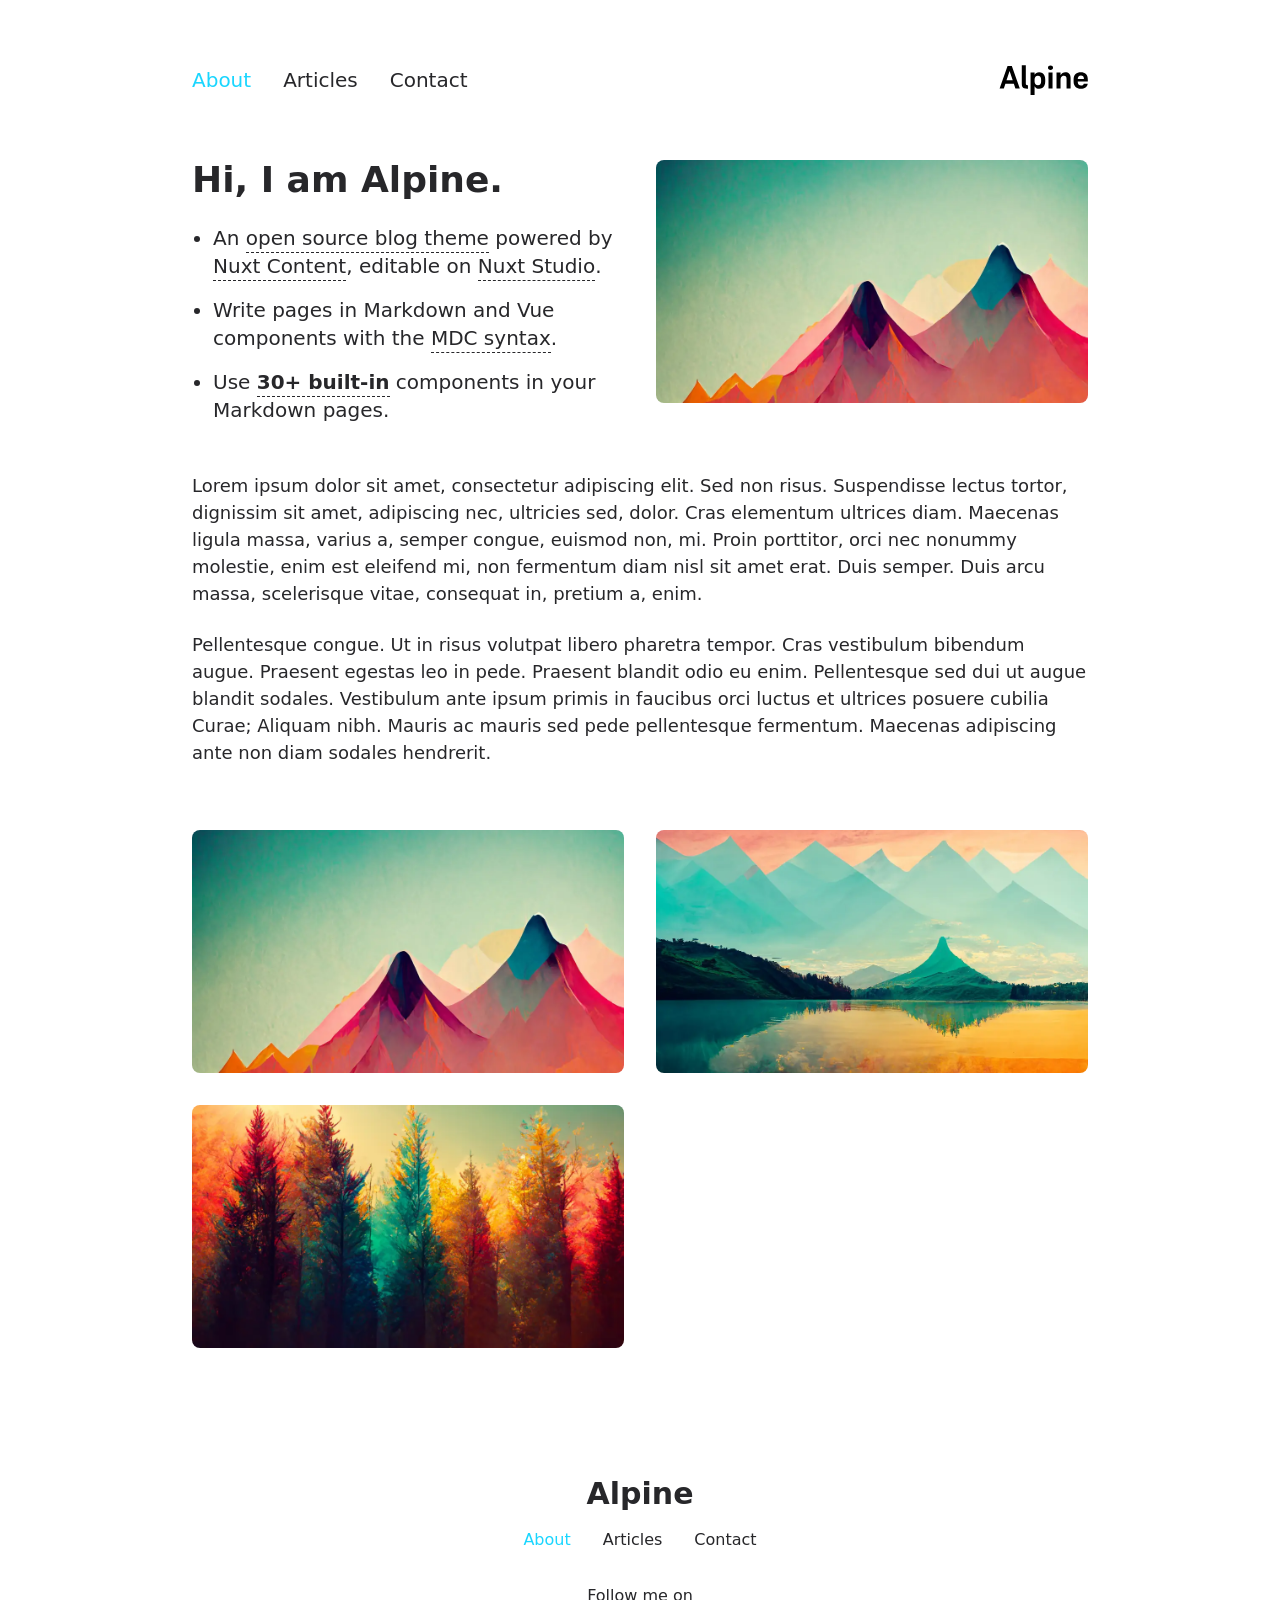
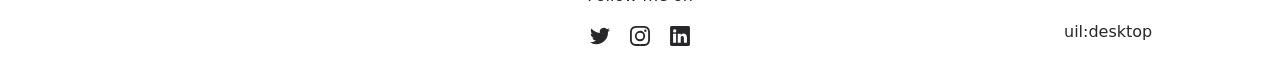
<file: index.html>
<!DOCTYPE html><html  lang="en"><head><meta charset="utf-8">
<meta name="viewport" content="width=device-width, initial-scale=1">
<title>Alpine</title>
<meta name="twitter:card" content="summary_large_image">
<meta property="og:image" content="/social-card-preview.png">
<meta property="og:image:width" content="400">
<meta property="og:image:height" content="300">
<meta property="og:image:alt" content="An image showcasing my project.">
<meta property="og:title" content="Alpine">
<meta name="description" content="An open source blog theme powered by Nuxt.">
<meta property="og:description" content="An open source blog theme powered by Nuxt.">
<link rel="preload" as="fetch" crossorigin="anonymous" href="/_payload.json?f10a82f5-c1e3-4fd4-95ea-2b50ec73f646">
<link rel="stylesheet" href="/_nuxt/entry.DFQ4GdPl.css">
<link rel="stylesheet" href="/_nuxt/DocumentDrivenNotFound.B11G-lTh.css">
<link rel="stylesheet" href="/_nuxt/Hero.6yz6fhNm.css">
<link rel="stylesheet" href="/_nuxt/ProseUl.DyenX3n1.css">
<link rel="stylesheet" href="/_nuxt/ProseLi.C_3gCvQy.css">
<link rel="stylesheet" href="/_nuxt/ProseA.CA8v1l5k.css">
<link rel="stylesheet" href="/_nuxt/ProseStrong.CVUsf-i8.css">
<link rel="stylesheet" href="/_nuxt/ProseP.1fjG0kr7.css">
<link rel="stylesheet" href="/_nuxt/Gallery.Da2Lkf9P.css">
<link rel="modulepreload" as="script" crossorigin href="/_nuxt/CW4l2274.js">
<link rel="modulepreload" as="script" crossorigin href="/_nuxt/CWhmV9xK.js">
<link rel="modulepreload" as="script" crossorigin href="/_nuxt/Cc8KEIza.js">
<link rel="modulepreload" as="script" crossorigin href="/_nuxt/CIxEJ464.js">
<link rel="modulepreload" as="script" crossorigin href="/_nuxt/x0vuiXRH.js">
<link rel="modulepreload" as="script" crossorigin href="/_nuxt/CtrMMq85.js">
<link rel="modulepreload" as="script" crossorigin href="/_nuxt/DZyvJY2I.js">
<link rel="modulepreload" as="script" crossorigin href="/_nuxt/CXkbQobe.js">
<link rel="modulepreload" as="script" crossorigin href="/_nuxt/BU5XUfv9.js">
<link rel="modulepreload" as="script" crossorigin href="/_nuxt/Zf0ZvS_X.js">
<link rel="modulepreload" as="script" crossorigin href="/_nuxt/DsQ8p2zf.js">
<link rel="modulepreload" as="script" crossorigin href="/_nuxt/DskFKh1n.js">
<link rel="modulepreload" as="script" crossorigin href="/_nuxt/Rrs2yqlt.js">
<link rel="modulepreload" as="script" crossorigin href="/_nuxt/s4ykXrSc.js">
<link rel="modulepreload" as="script" crossorigin href="/_nuxt/BLzJzYyH.js">
<link rel="modulepreload" as="script" crossorigin href="/_nuxt/DIKtXb-R.js">
<link rel="modulepreload" as="script" crossorigin href="/_nuxt/Bhuk2BfS.js">
<link rel="modulepreload" as="script" crossorigin href="/_nuxt/DyuTq2sn.js">
<link rel="prefetch" as="style" href="/_nuxt/article.BqVS76oC.css">
<link rel="prefetch" as="script" crossorigin href="/_nuxt/BbyE_ABA.js">
<link rel="prefetch" as="script" crossorigin href="/_nuxt/BcWussCh.js">
<link rel="prefetch" as="script" crossorigin href="/_nuxt/BpUgv4XG.js">
<link rel="prefetch" as="script" crossorigin href="/_nuxt/DB6WVZgU.js">
<link rel="prefetch" as="style" href="/_nuxt/useStudio.C9PEDlQy.css">
<link rel="prefetch" as="script" crossorigin href="/_nuxt/C0oa_2-u.js">
<link rel="prefetch" as="style" href="/_nuxt/error-404.Bwq3Qtp8.css">
<link rel="prefetch" as="script" crossorigin href="/_nuxt/BKBm8EjU.js">
<link rel="prefetch" as="style" href="/_nuxt/error-500.C69HPPxN.css">
<link rel="prefetch" as="script" crossorigin href="/_nuxt/Btic34Yg.js">
<script type="module" src="/_nuxt/CW4l2274.js" crossorigin></script><style id="pinceau-runtime-hydratable">@media{.phy[--]{--puid:42412O-v;}.pv-hOpOq3{max-width:var(--elements-container-maxWidth);padding-left:var(--elements-container-padding-mobile);padding-right:var(--elements-container-padding-mobile);}@media (min-width: 475px){.pv-hOpOq3{padding-left:var(--elements-container-padding-xs);padding-right:var(--elements-container-padding-xs);}}@media (min-width: 640px){.pv-hOpOq3{padding-left:var(--elements-container-padding-sm);padding-right:var(--elements-container-padding-sm);}}@media (min-width: 768px){.pv-hOpOq3{padding-left:var(--elements-container-padding-md);padding-right:var(--elements-container-padding-md);}}} @media{.phy[--]{--puid:zOiK6f-c;}.pc-zOiK6f[data-v-3d970adf]{---6-li-cols:2;}} </style><style id="pinceau-theme">@media { :root {--pinceau-mq: initial; --alpine-readableLine: 68ch;--alpine-backdrop-backgroundColor: #f4f4f5b3;--prose-code-inline-padding: 0.2rem 0.375rem 0.2rem 0.375rem;--prose-code-block-backdropFilter: contrast(1);--prose-code-block-border-style: solid;--prose-code-block-border-width: 1px;--prose-tbody-tr-borderBottom-style: dashed;--prose-tbody-tr-borderBottom-width: 1px;--prose-th-textAlign: inherit;--prose-thead-borderBottom-style: solid;--prose-thead-borderBottom-width: 1px;--prose-thead-border-style: solid;--prose-thead-border-width: 0px;--prose-table-textAlign: start;--prose-hr-width: 1px;--prose-hr-style: solid;--prose-li-listStylePosition: outside;--prose-ol-li-markerColor: currentColor;--prose-ol-paddingInlineStart: 21px;--prose-ol-listStyleType: decimal;--prose-ul-li-markerColor: currentColor;--prose-ul-paddingInlineStart: 21px;--prose-ul-listStyleType: disc;--prose-blockquote-border-style: solid;--prose-blockquote-border-width: 4px;--prose-blockquote-quotes: '201C' '201D' '2018' '2019';--prose-blockquote-paddingInlineStart: 24px;--prose-a-code-color-hover: currentColor;--prose-a-code-color-static: currentColor;--prose-a-hasCode-borderBottom: none;--prose-a-border-distance: 2px;--prose-a-border-color-hover: currentColor;--prose-a-border-color-static: currentColor;--prose-a-border-style-hover: solid;--prose-a-border-style-static: dashed;--prose-a-border-width: 1px;--prose-a-color-static: inherit;--prose-a-textDecoration: none;--prose-h6-margin: 3rem 0 2rem;--prose-h5-margin: 3rem 0 2rem;--prose-h4-margin: 3rem 0 2rem;--prose-h3-margin: 3rem 0 2rem;--prose-h2-margin: 3rem 0 2rem;--prose-h1-margin: 0 0 2rem;--prose-p-fontSize: 18px;--typography-lead-loose: 2;--typography-lead-relaxed: 1.625;--typography-lead-normal: 1.5;--typography-lead-snug: 1.375;--typography-lead-tight: 1.25;--typography-lead-none: 1;--typography-lead-10: 2.5rem;--typography-lead-9: 2.25rem;--typography-lead-8: 2rem;--typography-lead-7: 1.75rem;--typography-lead-6: 1.5rem;--typography-lead-5: 1.25rem;--typography-lead-4: 1rem;--typography-lead-3: .75rem;--typography-lead-2: .5rem;--typography-lead-1: .025rem;--typography-fontWeight-black: 900;--typography-fontWeight-extrabold: 800;--typography-fontWeight-bold: 700;--typography-fontWeight-semibold: 600;--typography-fontWeight-medium: 500;--typography-fontWeight-normal: 400;--typography-fontWeight-light: 300;--typography-fontWeight-extralight: 200;--typography-fontWeight-thin: 100;--typography-fontSize-9xl: 128px;--typography-fontSize-8xl: 96px;--typography-fontSize-7xl: 72px;--typography-fontSize-6xl: 60px;--typography-fontSize-5xl: 48px;--typography-fontSize-4xl: 36px;--typography-fontSize-3xl: 30px;--typography-fontSize-2xl: 24px;--typography-fontSize-xl: 20px;--typography-fontSize-lg: 18px;--typography-fontSize-base: 16px;--typography-fontSize-sm: 14px;--typography-fontSize-xs: 12px;--typography-letterSpacing-wide: 0.025em;--typography-letterSpacing-tight: -0.025em;--typography-verticalMargin-base: 24px;--typography-verticalMargin-sm: 16px;--elements-border-secondary-hover: [object Object];--elements-backdrop-background: #fffc;--elements-backdrop-filter: saturate(200%) blur(20px);--elements-container-maxWidth: 64rem;--lead-loose: 2;--lead-relaxed: 1.625;--lead-normal: 1.5;--lead-snug: 1.375;--lead-tight: 1.25;--lead-none: 1;--lead-10: 2.5rem;--lead-9: 2.25rem;--lead-8: 2rem;--lead-7: 1.75rem;--lead-6: 1.5rem;--lead-5: 1.25rem;--lead-4: 1rem;--lead-3: .75rem;--lead-2: .5rem;--lead-1: .025rem;--letterSpacing-widest: 0.1em;--letterSpacing-wider: 0.05em;--letterSpacing-wide: 0.025em;--letterSpacing-normal: 0em;--letterSpacing-tight: -0.025em;--letterSpacing-tighter: -0.05em;--fontSize-9xl: 8rem;--fontSize-8xl: 6rem;--fontSize-7xl: 4.5rem;--fontSize-6xl: 3.75rem;--fontSize-5xl: 3rem;--fontSize-4xl: 2.25rem;--fontSize-3xl: 1.875rem;--fontSize-2xl: 1.5rem;--fontSize-xl: 1.25rem;--fontSize-lg: 1.125rem;--fontSize-base: 1rem;--fontSize-sm: 0.875rem;--fontSize-xs: 0.75rem;--fontWeight-black: 900;--fontWeight-extrabold: 800;--fontWeight-bold: 700;--fontWeight-semibold: 600;--fontWeight-medium: 500;--fontWeight-normal: 400;--fontWeight-light: 300;--fontWeight-extralight: 200;--fontWeight-thin: 100;--font-mono: ui-monospace, SFMono-Regular, Menlo, Monaco, Consolas, Liberation Mono, Courier New, monospace;--font-serif: ui-serif, Georgia, Cambria, Times New Roman, Times, serif;--font-sans: ui-sans-serif, system-ui, -apple-system, BlinkMacSystemFont, Segoe UI, Roboto, Helvetica Neue, Arial, Noto Sans, sans-serif, Apple Color Emoji, Segoe UI Emoji, Segoe UI Symbol, Noto Color Emoji;--opacity-total: 1;--opacity-high: 0.8;--opacity-medium: 0.5;--opacity-soft: 0.3;--opacity-light: 0.15;--opacity-bright: 0.1;--opacity-noOpacity: 0;--borderWidth-lg: 3px;--borderWidth-md: 2px;--borderWidth-sm: 1px;--borderWidth-noBorder: 0;--space-rem-875: 0.875rem;--space-rem-625: 0.625rem;--space-rem-375: 0.375rem;--space-rem-125: 0.125rem;--space-px: 1px;--space-128: 32rem;--space-96: 24rem;--space-80: 20rem;--space-72: 18rem;--space-64: 16rem;--space-60: 15rem;--space-56: 14rem;--space-52: 13rem;--space-48: 12rem;--space-44: 11rem;--space-40: 10rem;--space-36: 9rem;--space-32: 8rem;--space-28: 7rem;--space-24: 6rem;--space-20: 5rem;--space-16: 4rem;--space-14: 3.5rem;--space-12: 3rem;--space-11: 2.75rem;--space-10: 2.5rem;--space-9: 2.25rem;--space-8: 2rem;--space-7: 1.75rem;--space-6: 1.5rem;--space-5: 1.25rem;--space-4: 1rem;--space-3: 0.75rem;--space-2: 0.5rem;--space-1: 0.25rem;--space-0: 0px;--size-full: 100%;--size-7xl: 80rem;--size-6xl: 72rem;--size-5xl: 64rem;--size-4xl: 56rem;--size-3xl: 48rem;--size-2xl: 42rem;--size-xl: 36rem;--size-lg: 32rem;--size-md: 28rem;--size-sm: 24rem;--size-xs: 20rem;--size-200: 200px;--size-104: 104px;--size-80: 80px;--size-64: 64px;--size-56: 56px;--size-48: 48px;--size-40: 40px;--size-32: 32px;--size-24: 24px;--size-20: 20px;--size-16: 16px;--size-12: 12px;--size-8: 8px;--size-6: 6px;--size-4: 4px;--size-2: 2px;--size-0: 0px;--radii-full: 9999px;--radii-3xl: 1.75rem;--radii-2xl: 1.5rem;--radii-xl: 1rem;--radii-lg: 0.75rem;--radii-md: 0.5rem;--radii-sm: 0.375rem;--radii-xs: 0.25rem;--radii-2xs: 0.125rem;--radii-none: 0px;--shadow-none: 0px 0px 0px 0px transparent;--shadow-lg: 0px 10px 15px -3px #000000, 0px 4px 6px -4px #000000;--shadow-md: 0px 4px 6px -1px #000000, 0px 2px 4px -2px #000000;--shadow-sm: 0px 1px 3px 0px #000000, 0px 1px 2px -1px #000000;--shadow-xs: 0px 1px 2px 0px #000000;--height-screen: 100vh;--width-screen: 100vw;--color-primary-900: #002e38;--color-primary-800: #005c70;--color-primary-700: #008aa9;--color-primary-600: #00b9e1;--color-primary-500: #1ad6ff;--color-primary-400: #40ddff;--color-primary-300: #66e4ff;--color-primary-200: #8deaff;--color-primary-100: #b3f1ff;--color-primary-50: #d9f8ff;--color-ruby-900: #380011;--color-ruby-800: #700021;--color-ruby-700: #a90032;--color-ruby-600: #e10043;--color-ruby-500: #ff1a5e;--color-ruby-400: #ff4079;--color-ruby-300: #ff6694;--color-ruby-200: #ff8dae;--color-ruby-100: #ffb3c9;--color-ruby-50: #ffd9e4;--color-pink-900: #380025;--color-pink-800: #70004b;--color-pink-700: #a90070;--color-pink-600: #e10095;--color-pink-500: #ff1ab2;--color-pink-400: #ff40bf;--color-pink-300: #ff66cc;--color-pink-200: #ff8dd8;--color-pink-100: #ffb3e5;--color-pink-50: #ffd9f2;--color-purple-900: #190038;--color-purple-800: #330070;--color-purple-700: #4c00a9;--color-purple-600: #6500e1;--color-purple-500: #811aff;--color-purple-400: #9640ff;--color-purple-300: #ab66ff;--color-purple-200: #c08dff;--color-purple-100: #d5b3ff;--color-purple-50: #ead9ff;--color-royalblue-900: #0b0531;--color-royalblue-800: #160a62;--color-royalblue-700: #211093;--color-royalblue-600: #2c15c4;--color-royalblue-500: #4127e8;--color-royalblue-400: #614bec;--color-royalblue-300: #806ff0;--color-royalblue-200: #a093f3;--color-royalblue-100: #c0b7f7;--color-royalblue-50: #dfdbfb;--color-indigoblue-900: #001238;--color-indigoblue-800: #002370;--color-indigoblue-700: #0035a9;--color-indigoblue-600: #0047e1;--color-indigoblue-500: #1a62ff;--color-indigoblue-400: #407cff;--color-indigoblue-300: #6696ff;--color-indigoblue-200: #8db0ff;--color-indigoblue-100: #b3cbff;--color-indigoblue-50: #d9e5ff;--color-blue-900: #002438;--color-blue-800: #004870;--color-blue-700: #006ca9;--color-blue-600: #0090e1;--color-blue-500: #1aadff;--color-blue-400: #40bbff;--color-blue-300: #66c8ff;--color-blue-200: #8dd6ff;--color-blue-100: #b3e4ff;--color-blue-50: #d9f1ff;--color-lightblue-900: #002e38;--color-lightblue-800: #005c70;--color-lightblue-700: #008aa9;--color-lightblue-600: #00b9e1;--color-lightblue-500: #1ad6ff;--color-lightblue-400: #40ddff;--color-lightblue-300: #66e4ff;--color-lightblue-200: #8deaff;--color-lightblue-100: #b3f1ff;--color-lightblue-50: #d9f8ff;--color-teal-900: #062a28;--color-teal-800: #0b544f;--color-teal-700: #117d77;--color-teal-600: #16a79e;--color-teal-500: #1cd1c6;--color-teal-400: #36e4da;--color-teal-300: #5fe9e1;--color-teal-200: #87efe9;--color-teal-100: #aff4f0;--color-teal-50: #d7faf8;--color-pear-900: #2a2b09;--color-pear-800: #545512;--color-pear-700: #7e801b;--color-pear-600: #a8aa24;--color-pear-500: #d0d32f;--color-pear-400: #d8da52;--color-pear-300: #e0e274;--color-pear-200: #e8e997;--color-pear-100: #eff0ba;--color-pear-50: #f7f8dc;--color-red-900: #380300;--color-red-800: #700700;--color-red-700: #a90a00;--color-red-600: #e10e00;--color-red-500: #ff281a;--color-red-400: #ff4c40;--color-red-300: #ff7066;--color-red-200: #ff948d;--color-red-100: #ffb7b3;--color-red-50: #ffdbd9;--color-orange-900: #381800;--color-orange-800: #702f00;--color-orange-700: #a94700;--color-orange-600: #e15e00;--color-orange-500: #ff7a1a;--color-orange-400: #ff9040;--color-orange-300: #ffa666;--color-orange-200: #ffbd8d;--color-orange-100: #ffd3b3;--color-orange-50: #ffe9d9;--color-yellow-900: #362b03;--color-yellow-800: #6d5605;--color-yellow-700: #a38108;--color-yellow-600: #daac0a;--color-yellow-500: #f5c828;--color-yellow-400: #f7d14c;--color-yellow-300: #f8da70;--color-yellow-200: #fae393;--color-yellow-100: #fcedb7;--color-yellow-50: #fdf6db;--color-green-900: #003f25;--color-green-800: #005e38;--color-green-700: #007e4a;--color-green-600: #009d5d;--color-green-500: #00bd6f;--color-green-400: #00dc82;--color-green-300: #30ffaa;--color-green-200: #83ffcc;--color-green-100: #acffdd;--color-green-50: #d6ffee;--color-gray-900: #18181B;--color-gray-800: #27272A;--color-gray-700: #3f3f46;--color-gray-600: #52525B;--color-gray-500: #71717A;--color-gray-400: #a1a1aa;--color-gray-300: #D4d4d8;--color-gray-200: #e4e4e7;--color-gray-100: #f4f4f5;--color-gray-50: #fafafa;--color-black: #0c0c0d;--color-white: #FFFFFF;--media-portrait: only screen and (orientation: portrait);--media-landscape: only screen and (orientation: landscape);--media-rm: (prefers-reduced-motion: reduce);--media-2xl: (min-width: 1536px);--media-xl: (min-width: 1280px);--media-lg: (min-width: 1024px);--media-md: (min-width: 768px);--media-sm: (min-width: 640px);--media-xs: (min-width: 475px);--alpine-body-color: var(--color-gray-800);--alpine-body-backgroundColor: var(--color-white);--prose-code-inline-fontWeight: var(--typography-fontWeight-normal);--prose-code-inline-fontSize: var(--typography-fontSize-sm);--prose-code-inline-borderRadius: var(--radii-xs);--prose-code-block-pre-padding: var(--typography-verticalMargin-sm);--prose-code-block-margin: var(--typography-verticalMargin-base) 0;--prose-code-block-fontSize: var(--typography-fontSize-sm);--prose-tbody-code-inline-fontSize: var(--typography-fontSize-sm);--prose-tbody-td-padding: var(--typography-verticalMargin-sm);--prose-th-fontWeight: var(--typography-fontWeight-semibold);--prose-th-padding: 0 var(--typography-verticalMargin-sm) var(--typography-verticalMargin-sm) var(--typography-verticalMargin-sm);--prose-table-lineHeight: var(--typography-lead-6);--prose-table-fontSize: var(--typography-fontSize-sm);--prose-table-margin: var(--typography-verticalMargin-base) 0;--prose-hr-margin: var(--typography-verticalMargin-base) 0;--prose-li-margin: var(--typography-verticalMargin-sm) 0;--prose-ol-margin: var(--typography-verticalMargin-base) 0;--prose-ul-margin: var(--typography-verticalMargin-base) 0;--prose-blockquote-margin: var(--typography-verticalMargin-base) 0;--prose-a-code-border-style: var(--prose-a-border-style-static);--prose-a-code-border-width: var(--prose-a-border-width);--prose-a-fontWeight: var(--typography-fontWeight-medium);--prose-img-margin: var(--typography-verticalMargin-base) 0;--prose-strong-fontWeight: var(--typography-fontWeight-semibold);--prose-h6-iconSize: var(--typography-fontSize-base);--prose-h6-fontWeight: var(--typography-fontWeight-semibold);--prose-h6-lineHeight: var(--typography-lead-normal);--prose-h6-fontSize: var(--typography-fontSize-lg);--prose-h5-iconSize: var(--typography-fontSize-lg);--prose-h5-fontWeight: var(--typography-fontWeight-semibold);--prose-h5-lineHeight: var(--typography-lead-snug);--prose-h5-fontSize: var(--typography-fontSize-xl);--prose-h4-iconSize: var(--typography-fontSize-lg);--prose-h4-letterSpacing: var(--typography-letterSpacing-tight);--prose-h4-fontWeight: var(--typography-fontWeight-semibold);--prose-h4-lineHeight: var(--typography-lead-snug);--prose-h4-fontSize: var(--typography-fontSize-2xl);--prose-h3-iconSize: var(--typography-fontSize-xl);--prose-h3-letterSpacing: var(--typography-letterSpacing-tight);--prose-h3-fontWeight: var(--typography-fontWeight-semibold);--prose-h3-lineHeight: var(--typography-lead-snug);--prose-h3-fontSize: var(--typography-fontSize-3xl);--prose-h2-iconSize: var(--typography-fontSize-2xl);--prose-h2-letterSpacing: var(--typography-letterSpacing-tight);--prose-h2-fontWeight: var(--typography-fontWeight-semibold);--prose-h2-lineHeight: var(--typography-lead-tight);--prose-h2-fontSize: var(--typography-fontSize-4xl);--prose-h1-iconSize: var(--typography-fontSize-3xl);--prose-h1-letterSpacing: var(--typography-letterSpacing-tight);--prose-h1-fontWeight: var(--typography-fontWeight-bold);--prose-h1-lineHeight: var(--typography-lead-tight);--prose-h1-fontSize: var(--typography-fontSize-5xl);--prose-p-br-margin: var(--typography-verticalMargin-base) 0 0 0;--prose-p-margin: var(--typography-verticalMargin-base) 0;--prose-p-lineHeight: var(--typography-lead-normal);--typography-color-primary-900: var(--color-primary-900);--typography-color-primary-800: var(--color-primary-800);--typography-color-primary-700: var(--color-primary-700);--typography-color-primary-600: var(--color-primary-600);--typography-color-primary-500: var(--color-primary-500);--typography-color-primary-400: var(--color-primary-400);--typography-color-primary-300: var(--color-primary-300);--typography-color-primary-200: var(--color-primary-200);--typography-color-primary-100: var(--color-primary-100);--typography-color-primary-50: var(--color-primary-50);--typography-font-code: var(--font-mono);--typography-font-body: var(--font-sans);--typography-font-display: var(--font-sans);--typography-body-backgroundColor: var(--color-white);--typography-body-color: var(--color-black);--elements-state-danger-borderColor-secondary: var(--color-red-200);--elements-state-danger-borderColor-primary: var(--color-red-100);--elements-state-danger-backgroundColor-secondary: var(--color-red-100);--elements-state-danger-backgroundColor-primary: var(--color-red-50);--elements-state-danger-color-secondary: var(--color-red-600);--elements-state-danger-color-primary: var(--color-red-500);--elements-state-warning-borderColor-secondary: var(--color-yellow-200);--elements-state-warning-borderColor-primary: var(--color-yellow-100);--elements-state-warning-backgroundColor-secondary: var(--color-yellow-100);--elements-state-warning-backgroundColor-primary: var(--color-yellow-50);--elements-state-warning-color-secondary: var(--color-yellow-700);--elements-state-warning-color-primary: var(--color-yellow-600);--elements-state-success-borderColor-secondary: var(--color-green-200);--elements-state-success-borderColor-primary: var(--color-green-100);--elements-state-success-backgroundColor-secondary: var(--color-green-100);--elements-state-success-backgroundColor-primary: var(--color-green-50);--elements-state-success-color-secondary: var(--color-green-600);--elements-state-success-color-primary: var(--color-green-500);--elements-state-info-borderColor-secondary: var(--color-blue-200);--elements-state-info-borderColor-primary: var(--color-blue-100);--elements-state-info-backgroundColor-secondary: var(--color-blue-100);--elements-state-info-backgroundColor-primary: var(--color-blue-50);--elements-state-info-color-secondary: var(--color-blue-600);--elements-state-info-color-primary: var(--color-blue-500);--elements-state-primary-borderColor-secondary: var(--color-primary-200);--elements-state-primary-borderColor-primary: var(--color-primary-100);--elements-state-primary-backgroundColor-secondary: var(--color-primary-100);--elements-state-primary-backgroundColor-primary: var(--color-primary-50);--elements-state-primary-color-secondary: var(--color-primary-700);--elements-state-primary-color-primary: var(--color-primary-600);--elements-surface-secondary-backgroundColor: var(--color-gray-200);--elements-surface-primary-backgroundColor: var(--color-gray-100);--elements-surface-background-base: var(--color-gray-100);--elements-border-secondary-static: var(--color-gray-200);--elements-border-primary-hover: var(--color-gray-200);--elements-border-primary-static: var(--color-gray-100);--elements-container-padding-md: var(--space-16);--elements-container-padding-sm: var(--space-12);--elements-container-padding-xs: var(--space-8);--elements-container-padding-mobile: var(--space-6);--elements-text-secondary-color-hover: var(--color-gray-700);--elements-text-secondary-color-static: var(--color-gray-500);--elements-text-primary-color-static: var(--color-gray-900);--text-6xl-lineHeight: var(--lead-none);--text-6xl-fontSize: var(--fontSize-6xl);--text-5xl-lineHeight: var(--lead-none);--text-5xl-fontSize: var(--fontSize-5xl);--text-4xl-lineHeight: var(--lead-10);--text-4xl-fontSize: var(--fontSize-4xl);--text-3xl-lineHeight: var(--lead-9);--text-3xl-fontSize: var(--fontSize-3xl);--text-2xl-lineHeight: var(--lead-8);--text-2xl-fontSize: var(--fontSize-2xl);--text-xl-lineHeight: var(--lead-7);--text-xl-fontSize: var(--fontSize-xl);--text-lg-lineHeight: var(--lead-7);--text-lg-fontSize: var(--fontSize-lg);--text-base-lineHeight: var(--lead-6);--text-base-fontSize: var(--fontSize-base);--text-sm-lineHeight: var(--lead-5);--text-sm-fontSize: var(--fontSize-sm);--text-xs-lineHeight: var(--lead-4);--text-xs-fontSize: var(--fontSize-xs);--shadow-2xl: 0px 25px 50px -12px var(--color-gray-900);--shadow-xl: 0px 20px 25px -5px var(--color-gray-400), 0px 8px 10px -6px #000000;--color-secondary-900: var(--color-gray-900);--color-secondary-800: var(--color-gray-800);--color-secondary-700: var(--color-gray-700);--color-secondary-600: var(--color-gray-600);--color-secondary-500: var(--color-gray-500);--color-secondary-400: var(--color-gray-400);--color-secondary-300: var(--color-gray-300);--color-secondary-200: var(--color-gray-200);--color-secondary-100: var(--color-gray-100);--color-secondary-50: var(--color-gray-50);--prose-a-code-background-hover: var(--typography-color-primary-50);--prose-a-code-border-color-hover: var(--typography-color-primary-500);--prose-a-color-hover: var(--typography-color-primary-500);--typography-color-secondary-900: var(--color-secondary-900);--typography-color-secondary-800: var(--color-secondary-800);--typography-color-secondary-700: var(--color-secondary-700);--typography-color-secondary-600: var(--color-secondary-600);--typography-color-secondary-500: var(--color-secondary-500);--typography-color-secondary-400: var(--color-secondary-400);--typography-color-secondary-300: var(--color-secondary-300);--typography-color-secondary-200: var(--color-secondary-200);--typography-color-secondary-100: var(--color-secondary-100);--typography-color-secondary-50: var(--color-secondary-50);--prose-code-inline-backgroundColor: var(--typography-color-secondary-100);--prose-code-inline-color: var(--typography-color-secondary-700);--prose-code-block-backgroundColor: var(--typography-color-secondary-100);--prose-code-block-color: var(--typography-color-secondary-700);--prose-code-block-border-color: var(--typography-color-secondary-200);--prose-tbody-tr-borderBottom-color: var(--typography-color-secondary-200);--prose-th-color: var(--typography-color-secondary-600);--prose-thead-borderBottom-color: var(--typography-color-secondary-200);--prose-thead-border-color: var(--typography-color-secondary-300);--prose-hr-color: var(--typography-color-secondary-200);--prose-blockquote-border-color: var(--typography-color-secondary-200);--prose-blockquote-color: var(--typography-color-secondary-500);--prose-a-code-border-color-static: var(--typography-color-secondary-400); } }@media { :root.dark {--pinceau-mq: dark; --alpine-backdrop-backgroundColor: #18181bb3;--prose-code-block-backdropFilter: contrast(1);--prose-ol-li-markerColor: currentColor;--prose-ul-li-markerColor: currentColor;--prose-a-code-color-hover: currentColor;--prose-a-code-color-static: currentColor;--prose-a-border-color-hover: currentColor;--prose-a-border-color-static: currentColor;--prose-a-color-static: inherit;--elements-backdrop-background: #0c0d0ccc;--alpine-body-color: var(--color-gray-200);--alpine-body-backgroundColor: var(--color-black);--typography-body-backgroundColor: var(--color-black);--typography-body-color: var(--color-white);--elements-state-danger-borderColor-secondary: var(--color-red-700);--elements-state-danger-borderColor-primary: var(--color-red-800);--elements-state-danger-backgroundColor-secondary: var(--color-red-800);--elements-state-danger-backgroundColor-primary: var(--color-red-900);--elements-state-danger-color-secondary: var(--color-red-200);--elements-state-danger-color-primary: var(--color-red-300);--elements-state-warning-borderColor-secondary: var(--color-yellow-700);--elements-state-warning-borderColor-primary: var(--color-yellow-800);--elements-state-warning-backgroundColor-secondary: var(--color-yellow-800);--elements-state-warning-backgroundColor-primary: var(--color-yellow-900);--elements-state-warning-color-secondary: var(--color-yellow-200);--elements-state-warning-color-primary: var(--color-yellow-400);--elements-state-success-borderColor-secondary: var(--color-green-700);--elements-state-success-borderColor-primary: var(--color-green-800);--elements-state-success-backgroundColor-secondary: var(--color-green-800);--elements-state-success-backgroundColor-primary: var(--color-green-900);--elements-state-success-color-secondary: var(--color-green-200);--elements-state-success-color-primary: var(--color-green-400);--elements-state-info-borderColor-secondary: var(--color-blue-700);--elements-state-info-borderColor-primary: var(--color-blue-800);--elements-state-info-backgroundColor-secondary: var(--color-blue-800);--elements-state-info-backgroundColor-primary: var(--color-blue-900);--elements-state-info-color-secondary: var(--color-blue-200);--elements-state-info-color-primary: var(--color-blue-400);--elements-state-primary-borderColor-secondary: var(--color-primary-700);--elements-state-primary-borderColor-primary: var(--color-primary-800);--elements-state-primary-backgroundColor-secondary: var(--color-primary-800);--elements-state-primary-backgroundColor-primary: var(--color-primary-900);--elements-state-primary-color-secondary: var(--color-primary-200);--elements-state-primary-color-primary: var(--color-primary-400);--elements-surface-secondary-backgroundColor: var(--color-gray-800);--elements-surface-primary-backgroundColor: var(--color-gray-900);--elements-surface-background-base: var(--color-gray-900);--elements-border-secondary-static: var(--color-gray-800);--elements-border-primary-hover: var(--color-gray-800);--elements-border-primary-static: var(--color-gray-900);--elements-text-secondary-color-hover: var(--color-gray-200);--elements-text-secondary-color-static: var(--color-gray-400);--elements-text-primary-color-static: var(--color-gray-50);--prose-a-code-background-hover: var(--typography-color-primary-900);--prose-a-code-border-color-hover: var(--typography-color-primary-600);--prose-a-color-hover: var(--typography-color-primary-400);--prose-code-inline-backgroundColor: var(--typography-color-secondary-800);--prose-code-inline-color: var(--typography-color-secondary-200);--prose-code-block-backgroundColor: var(--typography-color-secondary-900);--prose-code-block-color: var(--typography-color-secondary-200);--prose-code-block-border-color: var(--typography-color-secondary-800);--prose-tbody-tr-borderBottom-color: var(--typography-color-secondary-800);--prose-th-color: var(--typography-color-secondary-400);--prose-thead-borderBottom-color: var(--typography-color-secondary-800);--prose-thead-border-color: var(--typography-color-secondary-600);--prose-hr-color: var(--typography-color-secondary-800);--prose-blockquote-border-color: var(--typography-color-secondary-700);--prose-blockquote-color: var(--typography-color-secondary-400);--prose-a-code-border-color-static: var(--typography-color-secondary-600); } }</style><script>"use strict";(()=>{const a=window,e=document.documentElement,c=window.localStorage,d=["dark","light"],n=c&&c.getItem&&c.getItem("nuxt-color-mode")||"system";let l=n==="system"?f():n;const i=e.getAttribute("data-color-mode-forced");i&&(l=i),r(l),a["__NUXT_COLOR_MODE__"]={preference:n,value:l,getColorScheme:f,addColorScheme:r,removeColorScheme:u};function r(o){const t=""+o+"",s="";e.classList?e.classList.add(t):e.className+=" "+t,s&&e.setAttribute("data-"+s,o)}function u(o){const t=""+o+"",s="";e.classList?e.classList.remove(t):e.className=e.className.replace(new RegExp(t,"g"),""),s&&e.removeAttribute("data-"+s)}function m(o){return a.matchMedia("(prefers-color-scheme"+o+")")}function f(){if(a.matchMedia&&m("").media!=="not all"){for(const o of d)if(m(":"+o).matches)return o}return"light"}})();
</script></head><body><div id="__nuxt"><div class="container pv-hOpOq3 pc-42412O app-layout" data-v-7d05ce35 data-v-9f350c92><!--[--><div class="nuxt-progress" style="width:0%;height:3px;opacity:0;background-size:Infinity% auto;" data-v-7d05ce35></div><header class="right" data-v-7d05ce35 data-v-50c068c2><div class="menu" data-v-50c068c2><button aria-label="Navigation Menu" data-v-50c068c2><svg width="24" height="24" viewBox="0 0 68 68" fill="currentColor" xmlns="http://www.w3.org/2000/svg" data-v-50c068c2><path d="M8 34C8 32.1362 8 31.2044 8.30448 30.4693C8.71046 29.4892 9.48915 28.7105 10.4693 28.3045C11.2044 28 12.1362 28 14 28C15.8638 28 16.7956 28 17.5307 28.3045C18.5108 28.7105 19.2895 29.4892 19.6955 30.4693C20 31.2044 20 32.1362 20 34C20 35.8638 20 36.7956 19.6955 37.5307C19.2895 38.5108 18.5108 39.2895 17.5307 39.6955C16.7956 40 15.8638 40 14 40C12.1362 40 11.2044 40 10.4693 39.6955C9.48915 39.2895 8.71046 38.5108 8.30448 37.5307C8 36.7956 8 35.8638 8 34Z" data-v-50c068c2></path><path d="M28 34C28 32.1362 28 31.2044 28.3045 30.4693C28.7105 29.4892 29.4892 28.7105 30.4693 28.3045C31.2044 28 32.1362 28 34 28C35.8638 28 36.7956 28 37.5307 28.3045C38.5108 28.7105 39.2895 29.4892 39.6955 30.4693C40 31.2044 40 32.1362 40 34C40 35.8638 40 36.7956 39.6955 37.5307C39.2895 38.5108 38.5108 39.2895 37.5307 39.6955C36.7956 40 35.8638 40 34 40C32.1362 40 31.2044 40 30.4693 39.6955C29.4892 39.2895 28.7105 38.5108 28.3045 37.5307C28 36.7956 28 35.8638 28 34Z" data-v-50c068c2></path><path d="M48 34C48 32.1362 48 31.2044 48.3045 30.4693C48.7105 29.4892 49.4892 28.7105 50.4693 28.3045C51.2044 28 52.1362 28 54 28C55.8638 28 56.7956 28 57.5307 28.3045C58.5108 28.7105 59.2895 29.4892 59.6955 30.4693C60 31.2044 60 32.1362 60 34C60 35.8638 60 36.7956 59.6955 37.5307C59.2895 38.5108 58.5108 39.2895 57.5307 39.6955C56.7956 40 55.8638 40 54 40C52.1362 40 51.2044 40 50.4693 39.6955C49.4892 39.2895 48.7105 38.5108 48.3045 37.5307C48 36.7956 48 35.8638 48 34Z" data-v-50c068c2></path></svg></button></div><div class="overlay" data-v-50c068c2><nav data-v-50c068c2 data-v-696f8a70><ul data-v-696f8a70><!--[--><li data-v-696f8a70><a aria-current="page" href="/" class="router-link-active router-link-exact-active" data-v-696f8a70><span class="underline-fx" data-v-696f8a70></span> About</a></li><li data-v-696f8a70><a href="/articles" class="" data-v-696f8a70><span class="underline-fx" data-v-696f8a70></span> Articles</a></li><li data-v-696f8a70><a href="/contact" class="" data-v-696f8a70><span class="underline-fx" data-v-696f8a70></span> Contact</a></li><!--]--></ul></nav></div><div class="logo" data-v-50c068c2><a aria-current="page" href="/" class="router-link-active router-link-exact-active" data-v-50c068c2><img src="/logo-dark.svg" class="dark-img" alt="alpine" width="89" height="31" data-v-50c068c2><img src="/logo.svg" class="light-img" alt="alpine" width="89" height="31" data-v-50c068c2></a></div><div class="main-nav" data-v-50c068c2><nav data-v-50c068c2 data-v-696f8a70><ul data-v-696f8a70><!--[--><li data-v-696f8a70><a aria-current="page" href="/" class="router-link-active router-link-exact-active" data-v-696f8a70><span class="underline-fx" data-v-696f8a70></span> About</a></li><li data-v-696f8a70><a href="/articles" class="" data-v-696f8a70><span class="underline-fx" data-v-696f8a70></span> Articles</a></li><li data-v-696f8a70><a href="/contact" class="" data-v-696f8a70><span class="underline-fx" data-v-696f8a70></span> Contact</a></li><!--]--></ul></nav></div></header><!--[--><div class="document-driven-page"><main><!--[--><div><section class="hero" data-v-c8759679><div class="layout" data-v-c8759679><div class="content" data-v-c8759679><div class="title" data-v-c8759679><!--[-->Hi, I am Alpine.<!--]--></div><div class="description" data-v-c8759679><!--[--><ul data-v-1ef7f284><!--[--><li data-v-d47c603a><!--[-->An <a href="https://github.com/nuxt-themes/alpine" rel="nofollow" data-v-fc8682dd><!--[-->open source blog theme<!--]--></a> powered by <a href="https://content.nuxtjs.org" rel="nofollow" data-v-fc8682dd><!--[-->Nuxt Content<!--]--></a>, editable on <a href="https://nuxt.studio" rel="nofollow" data-v-fc8682dd><!--[-->Nuxt Studio<!--]--></a>.<!--]--></li><li data-v-d47c603a><!--[-->Write pages in Markdown and Vue components with the <a href="https://content.nuxtjs.org/guide/writing/mdc" rel="nofollow" data-v-fc8682dd><!--[-->MDC syntax<!--]--></a>.<!--]--></li><li data-v-d47c603a><!--[-->Use <a href="https://elements.nuxt.space" rel="nofollow" data-v-fc8682dd><!--[--><strong data-v-8b5a37c8><!--[-->30+ built-in<!--]--></strong><!--]--></a> components in your Markdown pages.<!--]--></li><!--]--></ul><!--]--></div></div><img src="/alpine-0.webp" class="right" alt="Hero Image" width="16" height="9" data-v-c8759679></div></section><p data-v-4507317d><!--[-->Lorem ipsum dolor sit amet, consectetur adipiscing elit. Sed non risus. Suspendisse lectus tortor, dignissim sit amet, adipiscing nec, ultricies sed, dolor. Cras elementum ultrices diam. Maecenas ligula massa, varius a, semper congue, euismod non, mi. Proin porttitor, orci nec nonummy molestie, enim est eleifend mi, non fermentum diam nisl sit amet erat. Duis semper. Duis arcu massa, scelerisque vitae, consequat in, pretium a, enim.<!--]--></p><p data-v-4507317d><!--[-->Pellentesque congue. Ut in risus volutpat libero pharetra tempor. Cras vestibulum bibendum augue. Praesent egestas leo in pede. Praesent blandit odio eu enim. Pellentesque sed dui ut augue blandit sodales. Vestibulum ante ipsum primis in faucibus orci luctus et ultrices posuere cubilia Curae; Aliquam nibh. Mauris ac mauris sed pede pellentesque fermentum. Maecenas adipiscing ante non diam sodales hendrerit.<!--]--></p><section class="gallery pc-zOiK6f" data-v-3d970adf><div class="layout" data-v-3d970adf><!--[--><img src="/alpine-0.webp" width="16" height="9" data-v-3d970adf><img src="/alpine-1.webp" width="16" height="9" data-v-3d970adf><img src="/alpine-2.webp" width="16" height="9" data-v-3d970adf><!--]--></div></section></div><!--]--></main></div><!--]--><footer class="center" data-v-7d05ce35 data-v-5689e882><a href="https://www.github.com/nuxt-themes/alpine" rel="noopener noreferrer" class="credits" data-v-5689e882>Alpine</a><div class="navigation" data-v-5689e882><nav data-v-5689e882 data-v-696f8a70><ul data-v-696f8a70><!--[--><li data-v-696f8a70><a aria-current="page" href="/" class="router-link-active router-link-exact-active" data-v-696f8a70><span class="underline-fx" data-v-696f8a70></span> About</a></li><li data-v-696f8a70><a href="/articles" class="" data-v-696f8a70><span class="underline-fx" data-v-696f8a70></span> Articles</a></li><li data-v-696f8a70><a href="/contact" class="" data-v-696f8a70><span class="underline-fx" data-v-696f8a70></span> Contact</a></li><!--]--></ul></nav></div><p class="message" data-v-5689e882>Follow me on</p><div class="icons" data-v-5689e882><div class="social" data-v-5689e882><!--[--><a href="https://twitter.com/nuxtlabs" rel="noopener noreferrer" target="_blank" title="nuxtlabs" aria-label="nuxtlabs" data-v-d6a4885d><svg xmlns="http://www.w3.org/2000/svg" xmlns:xlink="http://www.w3.org/1999/xlink" aria-hidden="true" role="img" class="icon" data-v-d6a4885d style="" width="1em" height="1em" viewBox="0 0 24 24" data-v-4c52fcfa><path fill="currentColor" d="M22 5.8a8.49 8.49 0 0 1-2.36.64a4.13 4.13 0 0 0 1.81-2.27a8.21 8.21 0 0 1-2.61 1a4.1 4.1 0 0 0-7 3.74a11.64 11.64 0 0 1-8.45-4.29a4.16 4.16 0 0 0-.55 2.07a4.09 4.09 0 0 0 1.82 3.41a4.05 4.05 0 0 1-1.86-.51v.05a4.1 4.1 0 0 0 3.3 4a3.93 3.93 0 0 1-1.1.17a4.9 4.9 0 0 1-.77-.07a4.11 4.11 0 0 0 3.83 2.84A8.22 8.22 0 0 1 3 18.34a7.93 7.93 0 0 1-1-.06a11.57 11.57 0 0 0 6.29 1.85A11.59 11.59 0 0 0 20 8.45v-.53a8.43 8.43 0 0 0 2-2.12"/></svg></a><a href="https://instagram.com/atinuxt" rel="noopener noreferrer" target="_blank" title="atinuxt" aria-label="atinuxt" data-v-d6a4885d><svg xmlns="http://www.w3.org/2000/svg" xmlns:xlink="http://www.w3.org/1999/xlink" aria-hidden="true" role="img" class="icon" data-v-d6a4885d style="" width="1em" height="1em" viewBox="0 0 24 24" data-v-4c52fcfa><path fill="currentColor" d="M17.34 5.46a1.2 1.2 0 1 0 1.2 1.2a1.2 1.2 0 0 0-1.2-1.2m4.6 2.42a7.59 7.59 0 0 0-.46-2.43a4.94 4.94 0 0 0-1.16-1.77a4.7 4.7 0 0 0-1.77-1.15a7.3 7.3 0 0 0-2.43-.47C15.06 2 14.72 2 12 2s-3.06 0-4.12.06a7.3 7.3 0 0 0-2.43.47a4.78 4.78 0 0 0-1.77 1.15a4.7 4.7 0 0 0-1.15 1.77a7.3 7.3 0 0 0-.47 2.43C2 8.94 2 9.28 2 12s0 3.06.06 4.12a7.3 7.3 0 0 0 .47 2.43a4.7 4.7 0 0 0 1.15 1.77a4.78 4.78 0 0 0 1.77 1.15a7.3 7.3 0 0 0 2.43.47C8.94 22 9.28 22 12 22s3.06 0 4.12-.06a7.3 7.3 0 0 0 2.43-.47a4.7 4.7 0 0 0 1.77-1.15a4.85 4.85 0 0 0 1.16-1.77a7.59 7.59 0 0 0 .46-2.43c0-1.06.06-1.4.06-4.12s0-3.06-.06-4.12M20.14 16a5.61 5.61 0 0 1-.34 1.86a3.06 3.06 0 0 1-.75 1.15a3.19 3.19 0 0 1-1.15.75a5.61 5.61 0 0 1-1.86.34c-1 .05-1.37.06-4 .06s-3 0-4-.06a5.73 5.73 0 0 1-1.94-.3a3.27 3.27 0 0 1-1.1-.75a3 3 0 0 1-.74-1.15a5.54 5.54 0 0 1-.4-1.9c0-1-.06-1.37-.06-4s0-3 .06-4a5.54 5.54 0 0 1 .35-1.9A3 3 0 0 1 5 5a3.14 3.14 0 0 1 1.1-.8A5.73 5.73 0 0 1 8 3.86c1 0 1.37-.06 4-.06s3 0 4 .06a5.61 5.61 0 0 1 1.86.34a3.06 3.06 0 0 1 1.19.8a3.06 3.06 0 0 1 .75 1.1a5.61 5.61 0 0 1 .34 1.9c.05 1 .06 1.37.06 4s-.01 3-.06 4M12 6.87A5.13 5.13 0 1 0 17.14 12A5.12 5.12 0 0 0 12 6.87m0 8.46A3.33 3.33 0 1 1 15.33 12A3.33 3.33 0 0 1 12 15.33"/></svg></a><a href="https://www.linkedin.com/company/nuxtlabs" rel="noopener noreferrer" target="_blank" title="LinkedIn" aria-label="LinkedIn" data-v-d6a4885d><svg xmlns="http://www.w3.org/2000/svg" xmlns:xlink="http://www.w3.org/1999/xlink" aria-hidden="true" role="img" class="icon" data-v-d6a4885d style="" width="1em" height="1em" viewBox="0 0 24 24" data-v-4c52fcfa><path fill="currentColor" d="M20.47 2H3.53a1.45 1.45 0 0 0-1.47 1.43v17.14A1.45 1.45 0 0 0 3.53 22h16.94a1.45 1.45 0 0 0 1.47-1.43V3.43A1.45 1.45 0 0 0 20.47 2M8.09 18.74h-3v-9h3ZM6.59 8.48a1.56 1.56 0 1 1 0-3.12a1.57 1.57 0 1 1 0 3.12m12.32 10.26h-3v-4.83c0-1.21-.43-2-1.52-2A1.65 1.65 0 0 0 12.85 13a2 2 0 0 0-.1.73v5h-3v-9h3V11a3 3 0 0 1 2.71-1.5c2 0 3.45 1.29 3.45 4.06Z"/></svg></a><!--]--></div><div class="color-mode-switch" data-v-5689e882><button aria-label="Color Mode" data-v-5689e882 data-v-233b4c63><span data-v-233b4c63></span></button></div></div></footer><!--]--></div></div><div id="teleports"></div><script type="application/json" id="__NUXT_DATA__" data-ssr="true" data-src="/_payload.json?f10a82f5-c1e3-4fd4-95ea-2b50ec73f646">[{"state":1,"once":176,"_errors":178,"serverRendered":146,"path":7,"prerenderedAt":180},["Reactive",2],{"$sdd-pages":3,"$sdd-surrounds":131,"$sdd-globals":142,"$scolor-mode":144,"$sdd-navigation":147,"$sicons":167},["ShallowRef",4],["ShallowReactive",5],{"/":6},{"_path":7,"_dir":8,"_draft":9,"_partial":9,"_locale":8,"title":10,"description":11,"layout":12,"head":13,"body":15,"_type":126,"_id":127,"_source":128,"_file":129,"_extension":130},"/","",false,"About","An open source blog theme powered by Nuxt.","default",{"title":14},"Alpine",{"type":16,"children":17,"toc":123},"root",[18,108,113,118],{"type":19,"tag":20,"props":21,"children":23},"element","hero",{"image":22},"/alpine-0.webp",[24,35],{"type":19,"tag":25,"props":26,"children":27},"template",{"v-slot:title":8},[28],{"type":19,"tag":29,"props":30,"children":31},"p",{},[32],{"type":33,"value":34},"text","Hi, I am Alpine.",{"type":19,"tag":25,"props":36,"children":37},{"v-slot:description":8},[38],{"type":19,"tag":39,"props":40,"children":41},"ul",{},[42,77,90],{"type":19,"tag":43,"props":44,"children":45},"li",{},[46,48,57,59,66,68,75],{"type":33,"value":47},"An ",{"type":19,"tag":49,"props":50,"children":54},"a",{"href":51,"rel":52},"https://github.com/nuxt-themes/alpine",[53],"nofollow",[55],{"type":33,"value":56},"open source blog theme",{"type":33,"value":58}," powered by ",{"type":19,"tag":49,"props":60,"children":63},{"href":61,"rel":62},"https://content.nuxtjs.org",[53],[64],{"type":33,"value":65},"Nuxt Content",{"type":33,"value":67},", editable on ",{"type":19,"tag":49,"props":69,"children":72},{"href":70,"rel":71},"https://nuxt.studio",[53],[73],{"type":33,"value":74},"Nuxt Studio",{"type":33,"value":76},".",{"type":19,"tag":43,"props":78,"children":79},{},[80,82,89],{"type":33,"value":81},"Write pages in Markdown and Vue components with the ",{"type":19,"tag":49,"props":83,"children":86},{"href":84,"rel":85},"https://content.nuxtjs.org/guide/writing/mdc",[53],[87],{"type":33,"value":88},"MDC syntax",{"type":33,"value":76},{"type":19,"tag":43,"props":91,"children":92},{},[93,95,106],{"type":33,"value":94},"Use ",{"type":19,"tag":49,"props":96,"children":99},{"href":97,"rel":98},"https://elements.nuxt.space",[53],[100],{"type":19,"tag":101,"props":102,"children":103},"strong",{},[104],{"type":33,"value":105},"30+ built-in",{"type":33,"value":107}," components in your Markdown pages.",{"type":19,"tag":29,"props":109,"children":110},{},[111],{"type":33,"value":112},"Lorem ipsum dolor sit amet, consectetur adipiscing elit. Sed non risus. Suspendisse lectus tortor, dignissim sit amet, adipiscing nec, ultricies sed, dolor. Cras elementum ultrices diam. Maecenas ligula massa, varius a, semper congue, euismod non, mi. Proin porttitor, orci nec nonummy molestie, enim est eleifend mi, non fermentum diam nisl sit amet erat. Duis semper. Duis arcu massa, scelerisque vitae, consequat in, pretium a, enim.",{"type":19,"tag":29,"props":114,"children":115},{},[116],{"type":33,"value":117},"Pellentesque congue. Ut in risus volutpat libero pharetra tempor. Cras vestibulum bibendum augue. Praesent egestas leo in pede. Praesent blandit odio eu enim. Pellentesque sed dui ut augue blandit sodales. Vestibulum ante ipsum primis in faucibus orci luctus et ultrices posuere cubilia Curae; Aliquam nibh. Mauris ac mauris sed pede pellentesque fermentum. Maecenas adipiscing ante non diam sodales hendrerit.",{"type":19,"tag":119,"props":120,"children":122},"gallery",{":images":121},"[\"/alpine-0.webp\",\"/alpine-1.webp\",\"/alpine-2.webp\"]",[],{"title":8,"searchDepth":124,"depth":124,"links":125},2,[],"markdown","content:1.index.md","content","1.index.md","md",["ShallowRef",132],["ShallowReactive",133],{"/":134},[135,136],null,{"_path":137,"_dir":8,"_draft":9,"_partial":9,"_locale":8,"title":138,"description":8,"layout":139,"_type":126,"_id":140,"_source":128,"_file":141,"_extension":130},"/articles","Articles","page","content:2.articles.md","2.articles.md",["ShallowRef",143],{},{"preference":145,"value":145,"unknown":146,"forced":9},"system",true,[148,149,164],{"title":10,"_path":7,"layout":12},{"title":138,"_path":137,"children":150,"layout":139},[151,155,158,161],{"title":152,"_path":153,"layout":154},"Get started with Alpine","/articles/get-started","article",{"title":156,"_path":157,"layout":154},"Configure Alpine","/articles/configure",{"title":159,"_path":160,"layout":154},"Write Articles","/articles/write-articles",{"title":162,"_path":163,"layout":154},"Customize Alpine","/articles/design-tokens",{"title":165,"_path":166,"layout":12},"Contact","/contact",{"uil:twitter":168,"uil:instagram":172,"uil:linkedin":174},{"left":169,"top":169,"width":170,"height":170,"rotate":169,"vFlip":9,"hFlip":9,"body":171},0,24,"\u003Cpath fill=\"currentColor\" d=\"M22 5.8a8.49 8.49 0 0 1-2.36.64a4.13 4.13 0 0 0 1.81-2.27a8.21 8.21 0 0 1-2.61 1a4.1 4.1 0 0 0-7 3.74a11.64 11.64 0 0 1-8.45-4.29a4.16 4.16 0 0 0-.55 2.07a4.09 4.09 0 0 0 1.82 3.41a4.05 4.05 0 0 1-1.86-.51v.05a4.1 4.1 0 0 0 3.3 4a3.93 3.93 0 0 1-1.1.17a4.9 4.9 0 0 1-.77-.07a4.11 4.11 0 0 0 3.83 2.84A8.22 8.22 0 0 1 3 18.34a7.93 7.93 0 0 1-1-.06a11.57 11.57 0 0 0 6.29 1.85A11.59 11.59 0 0 0 20 8.45v-.53a8.43 8.43 0 0 0 2-2.12\"/>",{"left":169,"top":169,"width":170,"height":170,"rotate":169,"vFlip":9,"hFlip":9,"body":173},"\u003Cpath fill=\"currentColor\" d=\"M17.34 5.46a1.2 1.2 0 1 0 1.2 1.2a1.2 1.2 0 0 0-1.2-1.2m4.6 2.42a7.59 7.59 0 0 0-.46-2.43a4.94 4.94 0 0 0-1.16-1.77a4.7 4.7 0 0 0-1.77-1.15a7.3 7.3 0 0 0-2.43-.47C15.06 2 14.72 2 12 2s-3.06 0-4.12.06a7.3 7.3 0 0 0-2.43.47a4.78 4.78 0 0 0-1.77 1.15a4.7 4.7 0 0 0-1.15 1.77a7.3 7.3 0 0 0-.47 2.43C2 8.94 2 9.28 2 12s0 3.06.06 4.12a7.3 7.3 0 0 0 .47 2.43a4.7 4.7 0 0 0 1.15 1.77a4.78 4.78 0 0 0 1.77 1.15a7.3 7.3 0 0 0 2.43.47C8.94 22 9.28 22 12 22s3.06 0 4.12-.06a7.3 7.3 0 0 0 2.43-.47a4.7 4.7 0 0 0 1.77-1.15a4.85 4.85 0 0 0 1.16-1.77a7.59 7.59 0 0 0 .46-2.43c0-1.06.06-1.4.06-4.12s0-3.06-.06-4.12M20.14 16a5.61 5.61 0 0 1-.34 1.86a3.06 3.06 0 0 1-.75 1.15a3.19 3.19 0 0 1-1.15.75a5.61 5.61 0 0 1-1.86.34c-1 .05-1.37.06-4 .06s-3 0-4-.06a5.73 5.73 0 0 1-1.94-.3a3.27 3.27 0 0 1-1.1-.75a3 3 0 0 1-.74-1.15a5.54 5.54 0 0 1-.4-1.9c0-1-.06-1.37-.06-4s0-3 .06-4a5.54 5.54 0 0 1 .35-1.9A3 3 0 0 1 5 5a3.14 3.14 0 0 1 1.1-.8A5.73 5.73 0 0 1 8 3.86c1 0 1.37-.06 4-.06s3 0 4 .06a5.61 5.61 0 0 1 1.86.34a3.06 3.06 0 0 1 1.19.8a3.06 3.06 0 0 1 .75 1.1a5.61 5.61 0 0 1 .34 1.9c.05 1 .06 1.37.06 4s-.01 3-.06 4M12 6.87A5.13 5.13 0 1 0 17.14 12A5.12 5.12 0 0 0 12 6.87m0 8.46A3.33 3.33 0 1 1 15.33 12A3.33 3.33 0 0 1 12 15.33\"/>",{"left":169,"top":169,"width":170,"height":170,"rotate":169,"vFlip":9,"hFlip":9,"body":175},"\u003Cpath fill=\"currentColor\" d=\"M20.47 2H3.53a1.45 1.45 0 0 0-1.47 1.43v17.14A1.45 1.45 0 0 0 3.53 22h16.94a1.45 1.45 0 0 0 1.47-1.43V3.43A1.45 1.45 0 0 0 20.47 2M8.09 18.74h-3v-9h3ZM6.59 8.48a1.56 1.56 0 1 1 0-3.12a1.57 1.57 0 1 1 0 3.12m12.32 10.26h-3v-4.83c0-1.21-.43-2-1.52-2A1.65 1.65 0 0 0 12.85 13a2 2 0 0 0-.1.73v5h-3v-9h3V11a3 3 0 0 1 2.71-1.5c2 0 3.45 1.29 3.45 4.06Z\"/>",["Reactive",177],["Set"],["Reactive",179],{},1714658074478]</script>
<script>window.__NUXT__={};window.__NUXT__.config={public:{FORMSPREE_URL:"",plausible:{hashMode:false,trackLocalhost:false,domain:"",apiHost:"https://plausible.io",autoPageviews:true,autoOutboundTracking:false},studio:{apiURL:"https://api.nuxt.studio",iframeMessagingAllowedOrigins:""},mdc:{components:{prose:true,map:{p:"prose-p",a:"prose-a",blockquote:"prose-blockquote","code-inline":"prose-code-inline",code:"ProseCodeInline",em:"prose-em",h1:"prose-h1",h2:"prose-h2",h3:"prose-h3",h4:"prose-h4",h5:"prose-h5",h6:"prose-h6",hr:"prose-hr",img:"prose-img",ul:"prose-ul",ol:"prose-ol",li:"prose-li",strong:"prose-strong",table:"prose-table",thead:"prose-thead",tbody:"prose-tbody",td:"prose-td",th:"prose-th",tr:"prose-tr"}},headings:{anchorLinks:{h1:false,h2:true,h3:true,h4:true,h5:false,h6:false}}},content:{locales:[],defaultLocale:"",integrity:1714658045998,experimental:{stripQueryParameters:false,advanceQuery:false,clientDB:false},respectPathCase:false,api:{baseURL:"/api/_content"},navigation:{fields:["navTitle","layout"]},tags:{p:"prose-p",a:"prose-a",blockquote:"prose-blockquote","code-inline":"prose-code-inline",code:"ProseCodeInline",em:"prose-em",h1:"prose-h1",h2:"prose-h2",h3:"prose-h3",h4:"prose-h4",h5:"prose-h5",h6:"prose-h6",hr:"prose-hr",img:"prose-img",ul:"prose-ul",ol:"prose-ol",li:"prose-li",strong:"prose-strong",table:"prose-table",thead:"prose-thead",tbody:"prose-tbody",td:"prose-td",th:"prose-th",tr:"prose-tr"},highlight:{theme:{default:"github-light",dark:"github-dark"},preload:["json","js","ts","html","css","vue","diff","shell","markdown","yaml","bash","ini","c","cpp"],highlighter:"shiki",langs:["js","jsx","json","ts","tsx","vue","css","html","vue","bash","md","mdc","yaml","json","js","ts","html","css","vue","diff","shell","markdown","yaml","bash","ini","c","cpp"]},wsUrl:"",documentDriven:{page:true,navigation:true,surround:true,globals:{},layoutFallbacks:["theme"],injectPage:true},host:"",trailingSlash:false,search:"",contentHead:true,anchorLinks:{depth:4,exclude:[1]}}},app:{baseURL:"/",buildAssetsDir:"/_nuxt/",cdnURL:""}}</script></body></html>
</file>
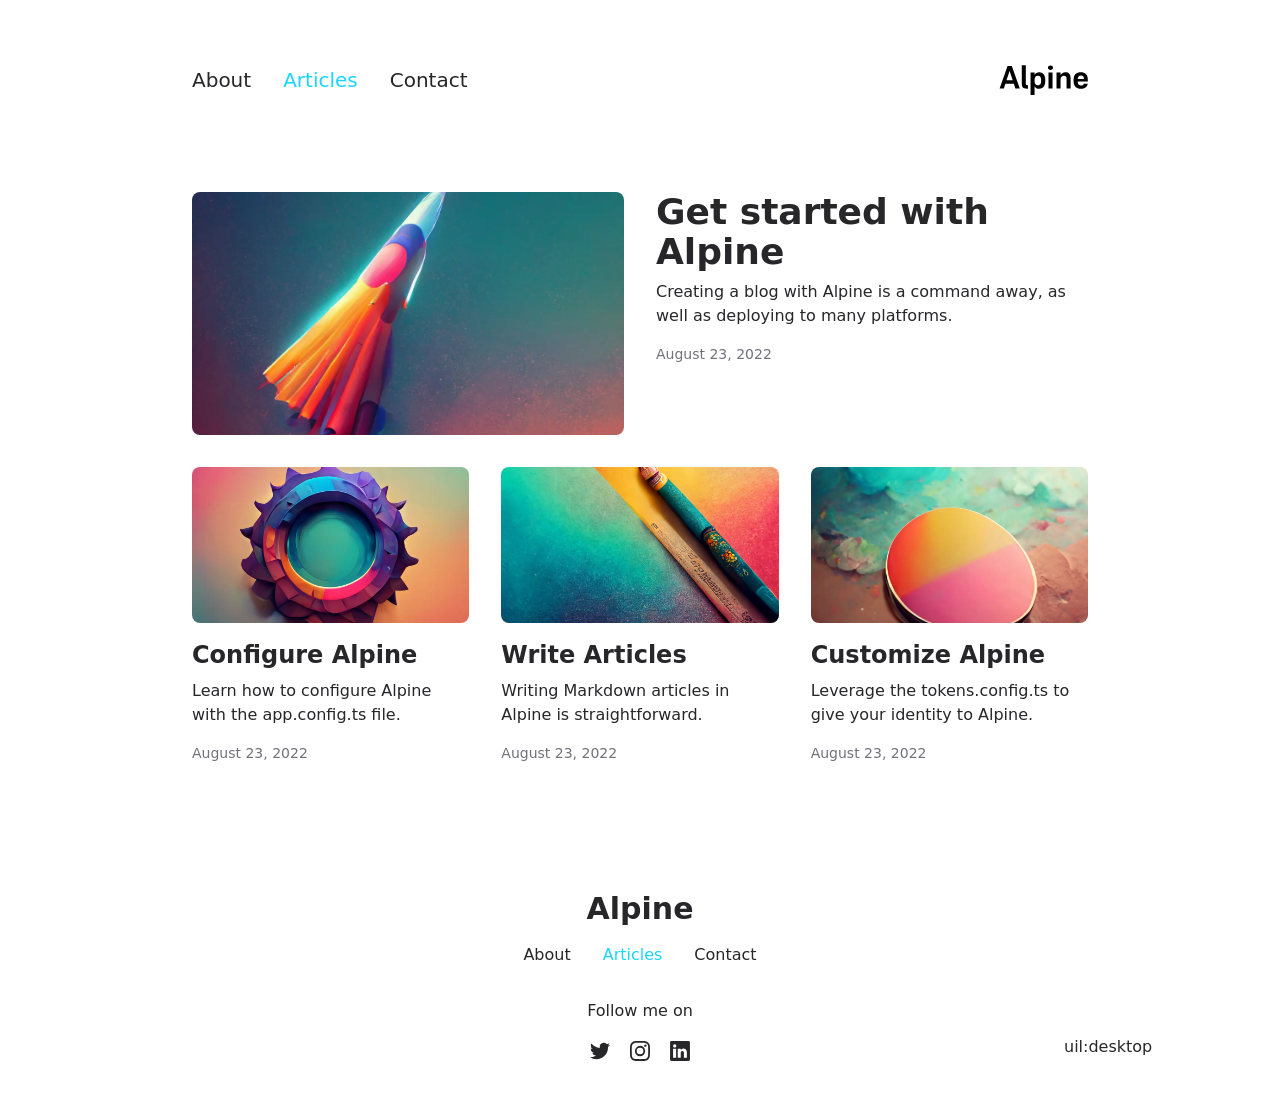
<file: articles/index.html>
<!DOCTYPE html><html  lang="en"><head><meta charset="utf-8">
<meta name="viewport" content="width=device-width, initial-scale=1">
<title>Articles</title>
<meta name="twitter:card" content="summary_large_image">
<meta name="description" content="The minimalist blog theme">
<meta property="og:description" content="The minimalist blog theme">
<meta property="og:image" content="/social-card-preview.png">
<meta property="og:image:width" content="400">
<meta property="og:image:height" content="300">
<meta property="og:image:alt" content="An image showcasing my project.">
<meta property="og:title" content="Articles">
<link rel="preload" as="fetch" crossorigin="anonymous" href="/articles/_payload.json?f10a82f5-c1e3-4fd4-95ea-2b50ec73f646">
<link rel="stylesheet" href="/_nuxt/entry.DFQ4GdPl.css">
<link rel="stylesheet" href="/_nuxt/DocumentDrivenNotFound.B11G-lTh.css">
<link rel="stylesheet" href="/_nuxt/ArticlesList.BraMwDHw.css">
<link rel="stylesheet" href="/_nuxt/ArticlesListItem.CxW1HGo0.css">
<link rel="stylesheet" href="/_nuxt/ProseA.CA8v1l5k.css">
<link rel="stylesheet" href="/_nuxt/ProseCodeInline.U6Illn9T.css">
<link rel="modulepreload" as="script" crossorigin href="/_nuxt/CW4l2274.js">
<link rel="modulepreload" as="script" crossorigin href="/_nuxt/CWhmV9xK.js">
<link rel="modulepreload" as="script" crossorigin href="/_nuxt/Cc8KEIza.js">
<link rel="modulepreload" as="script" crossorigin href="/_nuxt/CIxEJ464.js">
<link rel="modulepreload" as="script" crossorigin href="/_nuxt/x0vuiXRH.js">
<link rel="modulepreload" as="script" crossorigin href="/_nuxt/CtrMMq85.js">
<link rel="modulepreload" as="script" crossorigin href="/_nuxt/DZyvJY2I.js">
<link rel="modulepreload" as="script" crossorigin href="/_nuxt/BpUgv4XG.js">
<link rel="modulepreload" as="script" crossorigin href="/_nuxt/BU5XUfv9.js">
<link rel="modulepreload" as="script" crossorigin href="/_nuxt/C6EpfGQb.js">
<link rel="modulepreload" as="script" crossorigin href="/_nuxt/Cmylvx-m.js">
<link rel="modulepreload" as="script" crossorigin href="/_nuxt/BcWussCh.js">
<link rel="modulepreload" as="script" crossorigin href="/_nuxt/BLzJzYyH.js">
<link rel="modulepreload" as="script" crossorigin href="/_nuxt/BqvGovgx.js">
<link rel="modulepreload" as="script" crossorigin href="/_nuxt/BS9uM6Q8.js">
<link rel="prefetch" as="style" href="/_nuxt/article.BqVS76oC.css">
<link rel="prefetch" as="script" crossorigin href="/_nuxt/BbyE_ABA.js">
<link rel="prefetch" as="script" crossorigin href="/_nuxt/CXkbQobe.js">
<link rel="prefetch" as="script" crossorigin href="/_nuxt/DB6WVZgU.js">
<link rel="prefetch" as="style" href="/_nuxt/useStudio.C9PEDlQy.css">
<link rel="prefetch" as="script" crossorigin href="/_nuxt/C0oa_2-u.js">
<link rel="prefetch" as="style" href="/_nuxt/error-404.Bwq3Qtp8.css">
<link rel="prefetch" as="script" crossorigin href="/_nuxt/BKBm8EjU.js">
<link rel="prefetch" as="style" href="/_nuxt/error-500.C69HPPxN.css">
<link rel="prefetch" as="script" crossorigin href="/_nuxt/Btic34Yg.js">
<script type="module" src="/_nuxt/CW4l2274.js" crossorigin></script><style id="pinceau-runtime-hydratable">@media{.phy[--]{--puid:HDj6xX-v;}.pv-44BiCS{max-width:var(--elements-container-maxWidth);padding-left:var(--elements-container-padding-mobile);padding-right:var(--elements-container-padding-mobile);}@media (min-width: 475px){.pv-44BiCS{padding-left:var(--elements-container-padding-xs);padding-right:var(--elements-container-padding-xs);}}@media (min-width: 640px){.pv-44BiCS{padding-left:var(--elements-container-padding-sm);padding-right:var(--elements-container-padding-sm);}}@media (min-width: 768px){.pv-44BiCS{padding-left:var(--elements-container-padding-md);padding-right:var(--elements-container-padding-md);}}} </style><style id="pinceau-theme">@media { :root {--pinceau-mq: initial; --alpine-readableLine: 68ch;--alpine-backdrop-backgroundColor: #f4f4f5b3;--prose-code-inline-padding: 0.2rem 0.375rem 0.2rem 0.375rem;--prose-code-block-backdropFilter: contrast(1);--prose-code-block-border-style: solid;--prose-code-block-border-width: 1px;--prose-tbody-tr-borderBottom-style: dashed;--prose-tbody-tr-borderBottom-width: 1px;--prose-th-textAlign: inherit;--prose-thead-borderBottom-style: solid;--prose-thead-borderBottom-width: 1px;--prose-thead-border-style: solid;--prose-thead-border-width: 0px;--prose-table-textAlign: start;--prose-hr-width: 1px;--prose-hr-style: solid;--prose-li-listStylePosition: outside;--prose-ol-li-markerColor: currentColor;--prose-ol-paddingInlineStart: 21px;--prose-ol-listStyleType: decimal;--prose-ul-li-markerColor: currentColor;--prose-ul-paddingInlineStart: 21px;--prose-ul-listStyleType: disc;--prose-blockquote-border-style: solid;--prose-blockquote-border-width: 4px;--prose-blockquote-quotes: '201C' '201D' '2018' '2019';--prose-blockquote-paddingInlineStart: 24px;--prose-a-code-color-hover: currentColor;--prose-a-code-color-static: currentColor;--prose-a-hasCode-borderBottom: none;--prose-a-border-distance: 2px;--prose-a-border-color-hover: currentColor;--prose-a-border-color-static: currentColor;--prose-a-border-style-hover: solid;--prose-a-border-style-static: dashed;--prose-a-border-width: 1px;--prose-a-color-static: inherit;--prose-a-textDecoration: none;--prose-h6-margin: 3rem 0 2rem;--prose-h5-margin: 3rem 0 2rem;--prose-h4-margin: 3rem 0 2rem;--prose-h3-margin: 3rem 0 2rem;--prose-h2-margin: 3rem 0 2rem;--prose-h1-margin: 0 0 2rem;--prose-p-fontSize: 18px;--typography-lead-loose: 2;--typography-lead-relaxed: 1.625;--typography-lead-normal: 1.5;--typography-lead-snug: 1.375;--typography-lead-tight: 1.25;--typography-lead-none: 1;--typography-lead-10: 2.5rem;--typography-lead-9: 2.25rem;--typography-lead-8: 2rem;--typography-lead-7: 1.75rem;--typography-lead-6: 1.5rem;--typography-lead-5: 1.25rem;--typography-lead-4: 1rem;--typography-lead-3: .75rem;--typography-lead-2: .5rem;--typography-lead-1: .025rem;--typography-fontWeight-black: 900;--typography-fontWeight-extrabold: 800;--typography-fontWeight-bold: 700;--typography-fontWeight-semibold: 600;--typography-fontWeight-medium: 500;--typography-fontWeight-normal: 400;--typography-fontWeight-light: 300;--typography-fontWeight-extralight: 200;--typography-fontWeight-thin: 100;--typography-fontSize-9xl: 128px;--typography-fontSize-8xl: 96px;--typography-fontSize-7xl: 72px;--typography-fontSize-6xl: 60px;--typography-fontSize-5xl: 48px;--typography-fontSize-4xl: 36px;--typography-fontSize-3xl: 30px;--typography-fontSize-2xl: 24px;--typography-fontSize-xl: 20px;--typography-fontSize-lg: 18px;--typography-fontSize-base: 16px;--typography-fontSize-sm: 14px;--typography-fontSize-xs: 12px;--typography-letterSpacing-wide: 0.025em;--typography-letterSpacing-tight: -0.025em;--typography-verticalMargin-base: 24px;--typography-verticalMargin-sm: 16px;--elements-border-secondary-hover: [object Object];--elements-backdrop-background: #fffc;--elements-backdrop-filter: saturate(200%) blur(20px);--elements-container-maxWidth: 64rem;--lead-loose: 2;--lead-relaxed: 1.625;--lead-normal: 1.5;--lead-snug: 1.375;--lead-tight: 1.25;--lead-none: 1;--lead-10: 2.5rem;--lead-9: 2.25rem;--lead-8: 2rem;--lead-7: 1.75rem;--lead-6: 1.5rem;--lead-5: 1.25rem;--lead-4: 1rem;--lead-3: .75rem;--lead-2: .5rem;--lead-1: .025rem;--letterSpacing-widest: 0.1em;--letterSpacing-wider: 0.05em;--letterSpacing-wide: 0.025em;--letterSpacing-normal: 0em;--letterSpacing-tight: -0.025em;--letterSpacing-tighter: -0.05em;--fontSize-9xl: 8rem;--fontSize-8xl: 6rem;--fontSize-7xl: 4.5rem;--fontSize-6xl: 3.75rem;--fontSize-5xl: 3rem;--fontSize-4xl: 2.25rem;--fontSize-3xl: 1.875rem;--fontSize-2xl: 1.5rem;--fontSize-xl: 1.25rem;--fontSize-lg: 1.125rem;--fontSize-base: 1rem;--fontSize-sm: 0.875rem;--fontSize-xs: 0.75rem;--fontWeight-black: 900;--fontWeight-extrabold: 800;--fontWeight-bold: 700;--fontWeight-semibold: 600;--fontWeight-medium: 500;--fontWeight-normal: 400;--fontWeight-light: 300;--fontWeight-extralight: 200;--fontWeight-thin: 100;--font-mono: ui-monospace, SFMono-Regular, Menlo, Monaco, Consolas, Liberation Mono, Courier New, monospace;--font-serif: ui-serif, Georgia, Cambria, Times New Roman, Times, serif;--font-sans: ui-sans-serif, system-ui, -apple-system, BlinkMacSystemFont, Segoe UI, Roboto, Helvetica Neue, Arial, Noto Sans, sans-serif, Apple Color Emoji, Segoe UI Emoji, Segoe UI Symbol, Noto Color Emoji;--opacity-total: 1;--opacity-high: 0.8;--opacity-medium: 0.5;--opacity-soft: 0.3;--opacity-light: 0.15;--opacity-bright: 0.1;--opacity-noOpacity: 0;--borderWidth-lg: 3px;--borderWidth-md: 2px;--borderWidth-sm: 1px;--borderWidth-noBorder: 0;--space-rem-875: 0.875rem;--space-rem-625: 0.625rem;--space-rem-375: 0.375rem;--space-rem-125: 0.125rem;--space-px: 1px;--space-128: 32rem;--space-96: 24rem;--space-80: 20rem;--space-72: 18rem;--space-64: 16rem;--space-60: 15rem;--space-56: 14rem;--space-52: 13rem;--space-48: 12rem;--space-44: 11rem;--space-40: 10rem;--space-36: 9rem;--space-32: 8rem;--space-28: 7rem;--space-24: 6rem;--space-20: 5rem;--space-16: 4rem;--space-14: 3.5rem;--space-12: 3rem;--space-11: 2.75rem;--space-10: 2.5rem;--space-9: 2.25rem;--space-8: 2rem;--space-7: 1.75rem;--space-6: 1.5rem;--space-5: 1.25rem;--space-4: 1rem;--space-3: 0.75rem;--space-2: 0.5rem;--space-1: 0.25rem;--space-0: 0px;--size-full: 100%;--size-7xl: 80rem;--size-6xl: 72rem;--size-5xl: 64rem;--size-4xl: 56rem;--size-3xl: 48rem;--size-2xl: 42rem;--size-xl: 36rem;--size-lg: 32rem;--size-md: 28rem;--size-sm: 24rem;--size-xs: 20rem;--size-200: 200px;--size-104: 104px;--size-80: 80px;--size-64: 64px;--size-56: 56px;--size-48: 48px;--size-40: 40px;--size-32: 32px;--size-24: 24px;--size-20: 20px;--size-16: 16px;--size-12: 12px;--size-8: 8px;--size-6: 6px;--size-4: 4px;--size-2: 2px;--size-0: 0px;--radii-full: 9999px;--radii-3xl: 1.75rem;--radii-2xl: 1.5rem;--radii-xl: 1rem;--radii-lg: 0.75rem;--radii-md: 0.5rem;--radii-sm: 0.375rem;--radii-xs: 0.25rem;--radii-2xs: 0.125rem;--radii-none: 0px;--shadow-none: 0px 0px 0px 0px transparent;--shadow-lg: 0px 10px 15px -3px #000000, 0px 4px 6px -4px #000000;--shadow-md: 0px 4px 6px -1px #000000, 0px 2px 4px -2px #000000;--shadow-sm: 0px 1px 3px 0px #000000, 0px 1px 2px -1px #000000;--shadow-xs: 0px 1px 2px 0px #000000;--height-screen: 100vh;--width-screen: 100vw;--color-primary-900: #002e38;--color-primary-800: #005c70;--color-primary-700: #008aa9;--color-primary-600: #00b9e1;--color-primary-500: #1ad6ff;--color-primary-400: #40ddff;--color-primary-300: #66e4ff;--color-primary-200: #8deaff;--color-primary-100: #b3f1ff;--color-primary-50: #d9f8ff;--color-ruby-900: #380011;--color-ruby-800: #700021;--color-ruby-700: #a90032;--color-ruby-600: #e10043;--color-ruby-500: #ff1a5e;--color-ruby-400: #ff4079;--color-ruby-300: #ff6694;--color-ruby-200: #ff8dae;--color-ruby-100: #ffb3c9;--color-ruby-50: #ffd9e4;--color-pink-900: #380025;--color-pink-800: #70004b;--color-pink-700: #a90070;--color-pink-600: #e10095;--color-pink-500: #ff1ab2;--color-pink-400: #ff40bf;--color-pink-300: #ff66cc;--color-pink-200: #ff8dd8;--color-pink-100: #ffb3e5;--color-pink-50: #ffd9f2;--color-purple-900: #190038;--color-purple-800: #330070;--color-purple-700: #4c00a9;--color-purple-600: #6500e1;--color-purple-500: #811aff;--color-purple-400: #9640ff;--color-purple-300: #ab66ff;--color-purple-200: #c08dff;--color-purple-100: #d5b3ff;--color-purple-50: #ead9ff;--color-royalblue-900: #0b0531;--color-royalblue-800: #160a62;--color-royalblue-700: #211093;--color-royalblue-600: #2c15c4;--color-royalblue-500: #4127e8;--color-royalblue-400: #614bec;--color-royalblue-300: #806ff0;--color-royalblue-200: #a093f3;--color-royalblue-100: #c0b7f7;--color-royalblue-50: #dfdbfb;--color-indigoblue-900: #001238;--color-indigoblue-800: #002370;--color-indigoblue-700: #0035a9;--color-indigoblue-600: #0047e1;--color-indigoblue-500: #1a62ff;--color-indigoblue-400: #407cff;--color-indigoblue-300: #6696ff;--color-indigoblue-200: #8db0ff;--color-indigoblue-100: #b3cbff;--color-indigoblue-50: #d9e5ff;--color-blue-900: #002438;--color-blue-800: #004870;--color-blue-700: #006ca9;--color-blue-600: #0090e1;--color-blue-500: #1aadff;--color-blue-400: #40bbff;--color-blue-300: #66c8ff;--color-blue-200: #8dd6ff;--color-blue-100: #b3e4ff;--color-blue-50: #d9f1ff;--color-lightblue-900: #002e38;--color-lightblue-800: #005c70;--color-lightblue-700: #008aa9;--color-lightblue-600: #00b9e1;--color-lightblue-500: #1ad6ff;--color-lightblue-400: #40ddff;--color-lightblue-300: #66e4ff;--color-lightblue-200: #8deaff;--color-lightblue-100: #b3f1ff;--color-lightblue-50: #d9f8ff;--color-teal-900: #062a28;--color-teal-800: #0b544f;--color-teal-700: #117d77;--color-teal-600: #16a79e;--color-teal-500: #1cd1c6;--color-teal-400: #36e4da;--color-teal-300: #5fe9e1;--color-teal-200: #87efe9;--color-teal-100: #aff4f0;--color-teal-50: #d7faf8;--color-pear-900: #2a2b09;--color-pear-800: #545512;--color-pear-700: #7e801b;--color-pear-600: #a8aa24;--color-pear-500: #d0d32f;--color-pear-400: #d8da52;--color-pear-300: #e0e274;--color-pear-200: #e8e997;--color-pear-100: #eff0ba;--color-pear-50: #f7f8dc;--color-red-900: #380300;--color-red-800: #700700;--color-red-700: #a90a00;--color-red-600: #e10e00;--color-red-500: #ff281a;--color-red-400: #ff4c40;--color-red-300: #ff7066;--color-red-200: #ff948d;--color-red-100: #ffb7b3;--color-red-50: #ffdbd9;--color-orange-900: #381800;--color-orange-800: #702f00;--color-orange-700: #a94700;--color-orange-600: #e15e00;--color-orange-500: #ff7a1a;--color-orange-400: #ff9040;--color-orange-300: #ffa666;--color-orange-200: #ffbd8d;--color-orange-100: #ffd3b3;--color-orange-50: #ffe9d9;--color-yellow-900: #362b03;--color-yellow-800: #6d5605;--color-yellow-700: #a38108;--color-yellow-600: #daac0a;--color-yellow-500: #f5c828;--color-yellow-400: #f7d14c;--color-yellow-300: #f8da70;--color-yellow-200: #fae393;--color-yellow-100: #fcedb7;--color-yellow-50: #fdf6db;--color-green-900: #003f25;--color-green-800: #005e38;--color-green-700: #007e4a;--color-green-600: #009d5d;--color-green-500: #00bd6f;--color-green-400: #00dc82;--color-green-300: #30ffaa;--color-green-200: #83ffcc;--color-green-100: #acffdd;--color-green-50: #d6ffee;--color-gray-900: #18181B;--color-gray-800: #27272A;--color-gray-700: #3f3f46;--color-gray-600: #52525B;--color-gray-500: #71717A;--color-gray-400: #a1a1aa;--color-gray-300: #D4d4d8;--color-gray-200: #e4e4e7;--color-gray-100: #f4f4f5;--color-gray-50: #fafafa;--color-black: #0c0c0d;--color-white: #FFFFFF;--media-portrait: only screen and (orientation: portrait);--media-landscape: only screen and (orientation: landscape);--media-rm: (prefers-reduced-motion: reduce);--media-2xl: (min-width: 1536px);--media-xl: (min-width: 1280px);--media-lg: (min-width: 1024px);--media-md: (min-width: 768px);--media-sm: (min-width: 640px);--media-xs: (min-width: 475px);--alpine-body-color: var(--color-gray-800);--alpine-body-backgroundColor: var(--color-white);--prose-code-inline-fontWeight: var(--typography-fontWeight-normal);--prose-code-inline-fontSize: var(--typography-fontSize-sm);--prose-code-inline-borderRadius: var(--radii-xs);--prose-code-block-pre-padding: var(--typography-verticalMargin-sm);--prose-code-block-margin: var(--typography-verticalMargin-base) 0;--prose-code-block-fontSize: var(--typography-fontSize-sm);--prose-tbody-code-inline-fontSize: var(--typography-fontSize-sm);--prose-tbody-td-padding: var(--typography-verticalMargin-sm);--prose-th-fontWeight: var(--typography-fontWeight-semibold);--prose-th-padding: 0 var(--typography-verticalMargin-sm) var(--typography-verticalMargin-sm) var(--typography-verticalMargin-sm);--prose-table-lineHeight: var(--typography-lead-6);--prose-table-fontSize: var(--typography-fontSize-sm);--prose-table-margin: var(--typography-verticalMargin-base) 0;--prose-hr-margin: var(--typography-verticalMargin-base) 0;--prose-li-margin: var(--typography-verticalMargin-sm) 0;--prose-ol-margin: var(--typography-verticalMargin-base) 0;--prose-ul-margin: var(--typography-verticalMargin-base) 0;--prose-blockquote-margin: var(--typography-verticalMargin-base) 0;--prose-a-code-border-style: var(--prose-a-border-style-static);--prose-a-code-border-width: var(--prose-a-border-width);--prose-a-fontWeight: var(--typography-fontWeight-medium);--prose-img-margin: var(--typography-verticalMargin-base) 0;--prose-strong-fontWeight: var(--typography-fontWeight-semibold);--prose-h6-iconSize: var(--typography-fontSize-base);--prose-h6-fontWeight: var(--typography-fontWeight-semibold);--prose-h6-lineHeight: var(--typography-lead-normal);--prose-h6-fontSize: var(--typography-fontSize-lg);--prose-h5-iconSize: var(--typography-fontSize-lg);--prose-h5-fontWeight: var(--typography-fontWeight-semibold);--prose-h5-lineHeight: var(--typography-lead-snug);--prose-h5-fontSize: var(--typography-fontSize-xl);--prose-h4-iconSize: var(--typography-fontSize-lg);--prose-h4-letterSpacing: var(--typography-letterSpacing-tight);--prose-h4-fontWeight: var(--typography-fontWeight-semibold);--prose-h4-lineHeight: var(--typography-lead-snug);--prose-h4-fontSize: var(--typography-fontSize-2xl);--prose-h3-iconSize: var(--typography-fontSize-xl);--prose-h3-letterSpacing: var(--typography-letterSpacing-tight);--prose-h3-fontWeight: var(--typography-fontWeight-semibold);--prose-h3-lineHeight: var(--typography-lead-snug);--prose-h3-fontSize: var(--typography-fontSize-3xl);--prose-h2-iconSize: var(--typography-fontSize-2xl);--prose-h2-letterSpacing: var(--typography-letterSpacing-tight);--prose-h2-fontWeight: var(--typography-fontWeight-semibold);--prose-h2-lineHeight: var(--typography-lead-tight);--prose-h2-fontSize: var(--typography-fontSize-4xl);--prose-h1-iconSize: var(--typography-fontSize-3xl);--prose-h1-letterSpacing: var(--typography-letterSpacing-tight);--prose-h1-fontWeight: var(--typography-fontWeight-bold);--prose-h1-lineHeight: var(--typography-lead-tight);--prose-h1-fontSize: var(--typography-fontSize-5xl);--prose-p-br-margin: var(--typography-verticalMargin-base) 0 0 0;--prose-p-margin: var(--typography-verticalMargin-base) 0;--prose-p-lineHeight: var(--typography-lead-normal);--typography-color-primary-900: var(--color-primary-900);--typography-color-primary-800: var(--color-primary-800);--typography-color-primary-700: var(--color-primary-700);--typography-color-primary-600: var(--color-primary-600);--typography-color-primary-500: var(--color-primary-500);--typography-color-primary-400: var(--color-primary-400);--typography-color-primary-300: var(--color-primary-300);--typography-color-primary-200: var(--color-primary-200);--typography-color-primary-100: var(--color-primary-100);--typography-color-primary-50: var(--color-primary-50);--typography-font-code: var(--font-mono);--typography-font-body: var(--font-sans);--typography-font-display: var(--font-sans);--typography-body-backgroundColor: var(--color-white);--typography-body-color: var(--color-black);--elements-state-danger-borderColor-secondary: var(--color-red-200);--elements-state-danger-borderColor-primary: var(--color-red-100);--elements-state-danger-backgroundColor-secondary: var(--color-red-100);--elements-state-danger-backgroundColor-primary: var(--color-red-50);--elements-state-danger-color-secondary: var(--color-red-600);--elements-state-danger-color-primary: var(--color-red-500);--elements-state-warning-borderColor-secondary: var(--color-yellow-200);--elements-state-warning-borderColor-primary: var(--color-yellow-100);--elements-state-warning-backgroundColor-secondary: var(--color-yellow-100);--elements-state-warning-backgroundColor-primary: var(--color-yellow-50);--elements-state-warning-color-secondary: var(--color-yellow-700);--elements-state-warning-color-primary: var(--color-yellow-600);--elements-state-success-borderColor-secondary: var(--color-green-200);--elements-state-success-borderColor-primary: var(--color-green-100);--elements-state-success-backgroundColor-secondary: var(--color-green-100);--elements-state-success-backgroundColor-primary: var(--color-green-50);--elements-state-success-color-secondary: var(--color-green-600);--elements-state-success-color-primary: var(--color-green-500);--elements-state-info-borderColor-secondary: var(--color-blue-200);--elements-state-info-borderColor-primary: var(--color-blue-100);--elements-state-info-backgroundColor-secondary: var(--color-blue-100);--elements-state-info-backgroundColor-primary: var(--color-blue-50);--elements-state-info-color-secondary: var(--color-blue-600);--elements-state-info-color-primary: var(--color-blue-500);--elements-state-primary-borderColor-secondary: var(--color-primary-200);--elements-state-primary-borderColor-primary: var(--color-primary-100);--elements-state-primary-backgroundColor-secondary: var(--color-primary-100);--elements-state-primary-backgroundColor-primary: var(--color-primary-50);--elements-state-primary-color-secondary: var(--color-primary-700);--elements-state-primary-color-primary: var(--color-primary-600);--elements-surface-secondary-backgroundColor: var(--color-gray-200);--elements-surface-primary-backgroundColor: var(--color-gray-100);--elements-surface-background-base: var(--color-gray-100);--elements-border-secondary-static: var(--color-gray-200);--elements-border-primary-hover: var(--color-gray-200);--elements-border-primary-static: var(--color-gray-100);--elements-container-padding-md: var(--space-16);--elements-container-padding-sm: var(--space-12);--elements-container-padding-xs: var(--space-8);--elements-container-padding-mobile: var(--space-6);--elements-text-secondary-color-hover: var(--color-gray-700);--elements-text-secondary-color-static: var(--color-gray-500);--elements-text-primary-color-static: var(--color-gray-900);--text-6xl-lineHeight: var(--lead-none);--text-6xl-fontSize: var(--fontSize-6xl);--text-5xl-lineHeight: var(--lead-none);--text-5xl-fontSize: var(--fontSize-5xl);--text-4xl-lineHeight: var(--lead-10);--text-4xl-fontSize: var(--fontSize-4xl);--text-3xl-lineHeight: var(--lead-9);--text-3xl-fontSize: var(--fontSize-3xl);--text-2xl-lineHeight: var(--lead-8);--text-2xl-fontSize: var(--fontSize-2xl);--text-xl-lineHeight: var(--lead-7);--text-xl-fontSize: var(--fontSize-xl);--text-lg-lineHeight: var(--lead-7);--text-lg-fontSize: var(--fontSize-lg);--text-base-lineHeight: var(--lead-6);--text-base-fontSize: var(--fontSize-base);--text-sm-lineHeight: var(--lead-5);--text-sm-fontSize: var(--fontSize-sm);--text-xs-lineHeight: var(--lead-4);--text-xs-fontSize: var(--fontSize-xs);--shadow-2xl: 0px 25px 50px -12px var(--color-gray-900);--shadow-xl: 0px 20px 25px -5px var(--color-gray-400), 0px 8px 10px -6px #000000;--color-secondary-900: var(--color-gray-900);--color-secondary-800: var(--color-gray-800);--color-secondary-700: var(--color-gray-700);--color-secondary-600: var(--color-gray-600);--color-secondary-500: var(--color-gray-500);--color-secondary-400: var(--color-gray-400);--color-secondary-300: var(--color-gray-300);--color-secondary-200: var(--color-gray-200);--color-secondary-100: var(--color-gray-100);--color-secondary-50: var(--color-gray-50);--prose-a-code-background-hover: var(--typography-color-primary-50);--prose-a-code-border-color-hover: var(--typography-color-primary-500);--prose-a-color-hover: var(--typography-color-primary-500);--typography-color-secondary-900: var(--color-secondary-900);--typography-color-secondary-800: var(--color-secondary-800);--typography-color-secondary-700: var(--color-secondary-700);--typography-color-secondary-600: var(--color-secondary-600);--typography-color-secondary-500: var(--color-secondary-500);--typography-color-secondary-400: var(--color-secondary-400);--typography-color-secondary-300: var(--color-secondary-300);--typography-color-secondary-200: var(--color-secondary-200);--typography-color-secondary-100: var(--color-secondary-100);--typography-color-secondary-50: var(--color-secondary-50);--prose-code-inline-backgroundColor: var(--typography-color-secondary-100);--prose-code-inline-color: var(--typography-color-secondary-700);--prose-code-block-backgroundColor: var(--typography-color-secondary-100);--prose-code-block-color: var(--typography-color-secondary-700);--prose-code-block-border-color: var(--typography-color-secondary-200);--prose-tbody-tr-borderBottom-color: var(--typography-color-secondary-200);--prose-th-color: var(--typography-color-secondary-600);--prose-thead-borderBottom-color: var(--typography-color-secondary-200);--prose-thead-border-color: var(--typography-color-secondary-300);--prose-hr-color: var(--typography-color-secondary-200);--prose-blockquote-border-color: var(--typography-color-secondary-200);--prose-blockquote-color: var(--typography-color-secondary-500);--prose-a-code-border-color-static: var(--typography-color-secondary-400); } }@media { :root.dark {--pinceau-mq: dark; --alpine-backdrop-backgroundColor: #18181bb3;--prose-code-block-backdropFilter: contrast(1);--prose-ol-li-markerColor: currentColor;--prose-ul-li-markerColor: currentColor;--prose-a-code-color-hover: currentColor;--prose-a-code-color-static: currentColor;--prose-a-border-color-hover: currentColor;--prose-a-border-color-static: currentColor;--prose-a-color-static: inherit;--elements-backdrop-background: #0c0d0ccc;--alpine-body-color: var(--color-gray-200);--alpine-body-backgroundColor: var(--color-black);--typography-body-backgroundColor: var(--color-black);--typography-body-color: var(--color-white);--elements-state-danger-borderColor-secondary: var(--color-red-700);--elements-state-danger-borderColor-primary: var(--color-red-800);--elements-state-danger-backgroundColor-secondary: var(--color-red-800);--elements-state-danger-backgroundColor-primary: var(--color-red-900);--elements-state-danger-color-secondary: var(--color-red-200);--elements-state-danger-color-primary: var(--color-red-300);--elements-state-warning-borderColor-secondary: var(--color-yellow-700);--elements-state-warning-borderColor-primary: var(--color-yellow-800);--elements-state-warning-backgroundColor-secondary: var(--color-yellow-800);--elements-state-warning-backgroundColor-primary: var(--color-yellow-900);--elements-state-warning-color-secondary: var(--color-yellow-200);--elements-state-warning-color-primary: var(--color-yellow-400);--elements-state-success-borderColor-secondary: var(--color-green-700);--elements-state-success-borderColor-primary: var(--color-green-800);--elements-state-success-backgroundColor-secondary: var(--color-green-800);--elements-state-success-backgroundColor-primary: var(--color-green-900);--elements-state-success-color-secondary: var(--color-green-200);--elements-state-success-color-primary: var(--color-green-400);--elements-state-info-borderColor-secondary: var(--color-blue-700);--elements-state-info-borderColor-primary: var(--color-blue-800);--elements-state-info-backgroundColor-secondary: var(--color-blue-800);--elements-state-info-backgroundColor-primary: var(--color-blue-900);--elements-state-info-color-secondary: var(--color-blue-200);--elements-state-info-color-primary: var(--color-blue-400);--elements-state-primary-borderColor-secondary: var(--color-primary-700);--elements-state-primary-borderColor-primary: var(--color-primary-800);--elements-state-primary-backgroundColor-secondary: var(--color-primary-800);--elements-state-primary-backgroundColor-primary: var(--color-primary-900);--elements-state-primary-color-secondary: var(--color-primary-200);--elements-state-primary-color-primary: var(--color-primary-400);--elements-surface-secondary-backgroundColor: var(--color-gray-800);--elements-surface-primary-backgroundColor: var(--color-gray-900);--elements-surface-background-base: var(--color-gray-900);--elements-border-secondary-static: var(--color-gray-800);--elements-border-primary-hover: var(--color-gray-800);--elements-border-primary-static: var(--color-gray-900);--elements-text-secondary-color-hover: var(--color-gray-200);--elements-text-secondary-color-static: var(--color-gray-400);--elements-text-primary-color-static: var(--color-gray-50);--prose-a-code-background-hover: var(--typography-color-primary-900);--prose-a-code-border-color-hover: var(--typography-color-primary-600);--prose-a-color-hover: var(--typography-color-primary-400);--prose-code-inline-backgroundColor: var(--typography-color-secondary-800);--prose-code-inline-color: var(--typography-color-secondary-200);--prose-code-block-backgroundColor: var(--typography-color-secondary-900);--prose-code-block-color: var(--typography-color-secondary-200);--prose-code-block-border-color: var(--typography-color-secondary-800);--prose-tbody-tr-borderBottom-color: var(--typography-color-secondary-800);--prose-th-color: var(--typography-color-secondary-400);--prose-thead-borderBottom-color: var(--typography-color-secondary-800);--prose-thead-border-color: var(--typography-color-secondary-600);--prose-hr-color: var(--typography-color-secondary-800);--prose-blockquote-border-color: var(--typography-color-secondary-700);--prose-blockquote-color: var(--typography-color-secondary-400);--prose-a-code-border-color-static: var(--typography-color-secondary-600); } }</style><script>"use strict";(()=>{const a=window,e=document.documentElement,c=window.localStorage,d=["dark","light"],n=c&&c.getItem&&c.getItem("nuxt-color-mode")||"system";let l=n==="system"?f():n;const i=e.getAttribute("data-color-mode-forced");i&&(l=i),r(l),a["__NUXT_COLOR_MODE__"]={preference:n,value:l,getColorScheme:f,addColorScheme:r,removeColorScheme:u};function r(o){const t=""+o+"",s="";e.classList?e.classList.add(t):e.className+=" "+t,s&&e.setAttribute("data-"+s,o)}function u(o){const t=""+o+"",s="";e.classList?e.classList.remove(t):e.className=e.className.replace(new RegExp(t,"g"),""),s&&e.removeAttribute("data-"+s)}function m(o){return a.matchMedia("(prefers-color-scheme"+o+")")}function f(){if(a.matchMedia&&m("").media!=="not all"){for(const o of d)if(m(":"+o).matches)return o}return"light"}})();
</script></head><body><div id="__nuxt"><div class="container pv-44BiCS pc-HDj6xX app-layout" data-v-7d05ce35 data-v-9f350c92><!--[--><div class="nuxt-progress" style="width:0%;height:3px;opacity:0;background-size:Infinity% auto;" data-v-7d05ce35></div><header class="right" data-v-7d05ce35 data-v-50c068c2><div class="menu" data-v-50c068c2><button aria-label="Navigation Menu" data-v-50c068c2><svg width="24" height="24" viewBox="0 0 68 68" fill="currentColor" xmlns="http://www.w3.org/2000/svg" data-v-50c068c2><path d="M8 34C8 32.1362 8 31.2044 8.30448 30.4693C8.71046 29.4892 9.48915 28.7105 10.4693 28.3045C11.2044 28 12.1362 28 14 28C15.8638 28 16.7956 28 17.5307 28.3045C18.5108 28.7105 19.2895 29.4892 19.6955 30.4693C20 31.2044 20 32.1362 20 34C20 35.8638 20 36.7956 19.6955 37.5307C19.2895 38.5108 18.5108 39.2895 17.5307 39.6955C16.7956 40 15.8638 40 14 40C12.1362 40 11.2044 40 10.4693 39.6955C9.48915 39.2895 8.71046 38.5108 8.30448 37.5307C8 36.7956 8 35.8638 8 34Z" data-v-50c068c2></path><path d="M28 34C28 32.1362 28 31.2044 28.3045 30.4693C28.7105 29.4892 29.4892 28.7105 30.4693 28.3045C31.2044 28 32.1362 28 34 28C35.8638 28 36.7956 28 37.5307 28.3045C38.5108 28.7105 39.2895 29.4892 39.6955 30.4693C40 31.2044 40 32.1362 40 34C40 35.8638 40 36.7956 39.6955 37.5307C39.2895 38.5108 38.5108 39.2895 37.5307 39.6955C36.7956 40 35.8638 40 34 40C32.1362 40 31.2044 40 30.4693 39.6955C29.4892 39.2895 28.7105 38.5108 28.3045 37.5307C28 36.7956 28 35.8638 28 34Z" data-v-50c068c2></path><path d="M48 34C48 32.1362 48 31.2044 48.3045 30.4693C48.7105 29.4892 49.4892 28.7105 50.4693 28.3045C51.2044 28 52.1362 28 54 28C55.8638 28 56.7956 28 57.5307 28.3045C58.5108 28.7105 59.2895 29.4892 59.6955 30.4693C60 31.2044 60 32.1362 60 34C60 35.8638 60 36.7956 59.6955 37.5307C59.2895 38.5108 58.5108 39.2895 57.5307 39.6955C56.7956 40 55.8638 40 54 40C52.1362 40 51.2044 40 50.4693 39.6955C49.4892 39.2895 48.7105 38.5108 48.3045 37.5307C48 36.7956 48 35.8638 48 34Z" data-v-50c068c2></path></svg></button></div><div class="overlay" data-v-50c068c2><nav data-v-50c068c2 data-v-696f8a70><ul data-v-696f8a70><!--[--><li data-v-696f8a70><a href="/" class="" data-v-696f8a70><span class="underline-fx" data-v-696f8a70></span> About</a></li><li data-v-696f8a70><a aria-current="page" href="/articles" class="router-link-active router-link-exact-active" data-v-696f8a70><span class="underline-fx" data-v-696f8a70></span> Articles</a></li><li data-v-696f8a70><a href="/contact" class="" data-v-696f8a70><span class="underline-fx" data-v-696f8a70></span> Contact</a></li><!--]--></ul></nav></div><div class="logo" data-v-50c068c2><a href="/" class="" data-v-50c068c2><img src="/logo-dark.svg" class="dark-img" alt="alpine" width="89" height="31" data-v-50c068c2><img src="/logo.svg" class="light-img" alt="alpine" width="89" height="31" data-v-50c068c2></a></div><div class="main-nav" data-v-50c068c2><nav data-v-50c068c2 data-v-696f8a70><ul data-v-696f8a70><!--[--><li data-v-696f8a70><a href="/" class="" data-v-696f8a70><span class="underline-fx" data-v-696f8a70></span> About</a></li><li data-v-696f8a70><a aria-current="page" href="/articles" class="router-link-active router-link-exact-active" data-v-696f8a70><span class="underline-fx" data-v-696f8a70></span> Articles</a></li><li data-v-696f8a70><a href="/contact" class="" data-v-696f8a70><span class="underline-fx" data-v-696f8a70></span> Contact</a></li><!--]--></ul></nav></div></header><!--[--><div class="document-driven-page"><main><!--[--><div><div class="articles-list" data-v-a1a90752><div class="featured" data-v-a1a90752><article class="featured" data-v-a1a90752 data-v-a47591c4><div class="image" data-v-a47591c4><!----><a href="/articles/get-started" class="" data-v-a47591c4><img src="/articles/get-started.webp" alt="Get started with Alpine" width="16" height="9" data-v-a47591c4></a></div><div class="content" data-v-a47591c4><a href="/articles/get-started" class="headline" data-v-a47591c4><h1 data-v-a47591c4>Get started with Alpine</h1></a><p class="description" data-v-a47591c4>Creating a blog with Alpine is a command away, as well as deploying to many platforms.</p><time data-v-a47591c4>August 23, 2022</time></div></article></div><div class="layout" data-v-a1a90752><!--[--><article class="" data-v-a1a90752 data-v-a47591c4><div class="image" data-v-a47591c4><!----><a href="/articles/configure" class="" data-v-a47591c4><img src="/articles/configure-alpine.webp" alt="Configure Alpine" width="16" height="9" data-v-a47591c4></a></div><div class="content" data-v-a47591c4><a href="/articles/configure" class="headline" data-v-a47591c4><h1 data-v-a47591c4>Configure Alpine</h1></a><p class="description" data-v-a47591c4>Learn how to configure Alpine with the app.config.ts file.</p><time data-v-a47591c4>August 23, 2022</time></div></article><article class="" data-v-a1a90752 data-v-a47591c4><div class="image" data-v-a47591c4><!----><a href="/articles/write-articles" class="" data-v-a47591c4><img src="/articles/write-articles.webp" alt="Write Articles" width="16" height="9" data-v-a47591c4></a></div><div class="content" data-v-a47591c4><a href="/articles/write-articles" class="headline" data-v-a47591c4><h1 data-v-a47591c4>Write Articles</h1></a><p class="description" data-v-a47591c4>Writing Markdown articles in Alpine is straightforward.</p><time data-v-a47591c4>August 23, 2022</time></div></article><article class="" data-v-a1a90752 data-v-a47591c4><div class="image" data-v-a47591c4><!----><a href="/articles/design-tokens" class="" data-v-a47591c4><img src="/articles/design-tokens.webp" alt="Customize Alpine" width="16" height="9" data-v-a47591c4></a></div><div class="content" data-v-a47591c4><a href="/articles/design-tokens" class="headline" data-v-a47591c4><h1 data-v-a47591c4>Customize Alpine</h1></a><p class="description" data-v-a47591c4>Leverage the tokens.config.ts to give your identity to Alpine.</p><time data-v-a47591c4>August 23, 2022</time></div></article><!--]--></div></div></div><!--]--></main></div><!--]--><footer class="center" data-v-7d05ce35 data-v-5689e882><a href="https://www.github.com/nuxt-themes/alpine" rel="noopener noreferrer" class="credits" data-v-5689e882>Alpine</a><div class="navigation" data-v-5689e882><nav data-v-5689e882 data-v-696f8a70><ul data-v-696f8a70><!--[--><li data-v-696f8a70><a href="/" class="" data-v-696f8a70><span class="underline-fx" data-v-696f8a70></span> About</a></li><li data-v-696f8a70><a aria-current="page" href="/articles" class="router-link-active router-link-exact-active" data-v-696f8a70><span class="underline-fx" data-v-696f8a70></span> Articles</a></li><li data-v-696f8a70><a href="/contact" class="" data-v-696f8a70><span class="underline-fx" data-v-696f8a70></span> Contact</a></li><!--]--></ul></nav></div><p class="message" data-v-5689e882>Follow me on</p><div class="icons" data-v-5689e882><div class="social" data-v-5689e882><!--[--><a href="https://twitter.com/nuxtlabs" rel="noopener noreferrer" target="_blank" title="nuxtlabs" aria-label="nuxtlabs" data-v-d6a4885d><svg xmlns="http://www.w3.org/2000/svg" xmlns:xlink="http://www.w3.org/1999/xlink" aria-hidden="true" role="img" class="icon" data-v-d6a4885d style="" width="1em" height="1em" viewBox="0 0 24 24" data-v-4c52fcfa><path fill="currentColor" d="M22 5.8a8.49 8.49 0 0 1-2.36.64a4.13 4.13 0 0 0 1.81-2.27a8.21 8.21 0 0 1-2.61 1a4.1 4.1 0 0 0-7 3.74a11.64 11.64 0 0 1-8.45-4.29a4.16 4.16 0 0 0-.55 2.07a4.09 4.09 0 0 0 1.82 3.41a4.05 4.05 0 0 1-1.86-.51v.05a4.1 4.1 0 0 0 3.3 4a3.93 3.93 0 0 1-1.1.17a4.9 4.9 0 0 1-.77-.07a4.11 4.11 0 0 0 3.83 2.84A8.22 8.22 0 0 1 3 18.34a7.93 7.93 0 0 1-1-.06a11.57 11.57 0 0 0 6.29 1.85A11.59 11.59 0 0 0 20 8.45v-.53a8.43 8.43 0 0 0 2-2.12"/></svg></a><a href="https://instagram.com/atinuxt" rel="noopener noreferrer" target="_blank" title="atinuxt" aria-label="atinuxt" data-v-d6a4885d><svg xmlns="http://www.w3.org/2000/svg" xmlns:xlink="http://www.w3.org/1999/xlink" aria-hidden="true" role="img" class="icon" data-v-d6a4885d style="" width="1em" height="1em" viewBox="0 0 24 24" data-v-4c52fcfa><path fill="currentColor" d="M17.34 5.46a1.2 1.2 0 1 0 1.2 1.2a1.2 1.2 0 0 0-1.2-1.2m4.6 2.42a7.59 7.59 0 0 0-.46-2.43a4.94 4.94 0 0 0-1.16-1.77a4.7 4.7 0 0 0-1.77-1.15a7.3 7.3 0 0 0-2.43-.47C15.06 2 14.72 2 12 2s-3.06 0-4.12.06a7.3 7.3 0 0 0-2.43.47a4.78 4.78 0 0 0-1.77 1.15a4.7 4.7 0 0 0-1.15 1.77a7.3 7.3 0 0 0-.47 2.43C2 8.94 2 9.28 2 12s0 3.06.06 4.12a7.3 7.3 0 0 0 .47 2.43a4.7 4.7 0 0 0 1.15 1.77a4.78 4.78 0 0 0 1.77 1.15a7.3 7.3 0 0 0 2.43.47C8.94 22 9.28 22 12 22s3.06 0 4.12-.06a7.3 7.3 0 0 0 2.43-.47a4.7 4.7 0 0 0 1.77-1.15a4.85 4.85 0 0 0 1.16-1.77a7.59 7.59 0 0 0 .46-2.43c0-1.06.06-1.4.06-4.12s0-3.06-.06-4.12M20.14 16a5.61 5.61 0 0 1-.34 1.86a3.06 3.06 0 0 1-.75 1.15a3.19 3.19 0 0 1-1.15.75a5.61 5.61 0 0 1-1.86.34c-1 .05-1.37.06-4 .06s-3 0-4-.06a5.73 5.73 0 0 1-1.94-.3a3.27 3.27 0 0 1-1.1-.75a3 3 0 0 1-.74-1.15a5.54 5.54 0 0 1-.4-1.9c0-1-.06-1.37-.06-4s0-3 .06-4a5.54 5.54 0 0 1 .35-1.9A3 3 0 0 1 5 5a3.14 3.14 0 0 1 1.1-.8A5.73 5.73 0 0 1 8 3.86c1 0 1.37-.06 4-.06s3 0 4 .06a5.61 5.61 0 0 1 1.86.34a3.06 3.06 0 0 1 1.19.8a3.06 3.06 0 0 1 .75 1.1a5.61 5.61 0 0 1 .34 1.9c.05 1 .06 1.37.06 4s-.01 3-.06 4M12 6.87A5.13 5.13 0 1 0 17.14 12A5.12 5.12 0 0 0 12 6.87m0 8.46A3.33 3.33 0 1 1 15.33 12A3.33 3.33 0 0 1 12 15.33"/></svg></a><a href="https://www.linkedin.com/company/nuxtlabs" rel="noopener noreferrer" target="_blank" title="LinkedIn" aria-label="LinkedIn" data-v-d6a4885d><svg xmlns="http://www.w3.org/2000/svg" xmlns:xlink="http://www.w3.org/1999/xlink" aria-hidden="true" role="img" class="icon" data-v-d6a4885d style="" width="1em" height="1em" viewBox="0 0 24 24" data-v-4c52fcfa><path fill="currentColor" d="M20.47 2H3.53a1.45 1.45 0 0 0-1.47 1.43v17.14A1.45 1.45 0 0 0 3.53 22h16.94a1.45 1.45 0 0 0 1.47-1.43V3.43A1.45 1.45 0 0 0 20.47 2M8.09 18.74h-3v-9h3ZM6.59 8.48a1.56 1.56 0 1 1 0-3.12a1.57 1.57 0 1 1 0 3.12m12.32 10.26h-3v-4.83c0-1.21-.43-2-1.52-2A1.65 1.65 0 0 0 12.85 13a2 2 0 0 0-.1.73v5h-3v-9h3V11a3 3 0 0 1 2.71-1.5c2 0 3.45 1.29 3.45 4.06Z"/></svg></a><!--]--></div><div class="color-mode-switch" data-v-5689e882><button aria-label="Color Mode" data-v-5689e882 data-v-233b4c63><span data-v-233b4c63></span></button></div></div></footer><!--]--></div></div><div id="teleports"></div><script type="application/json" id="__NUXT_DATA__" data-ssr="true" data-src="/articles/_payload.json?f10a82f5-c1e3-4fd4-95ea-2b50ec73f646">[{"state":1,"once":79,"_errors":81,"serverRendered":51,"path":7,"prerenderedAt":84},["Reactive",2],{"$sdd-pages":3,"$sdd-surrounds":29,"$sdd-globals":47,"$scolor-mode":49,"$sdd-navigation":52,"$sicons":70},["ShallowRef",4],["ShallowReactive",5],{"/articles":6},{"_path":7,"_dir":8,"_draft":9,"_partial":9,"_locale":8,"title":10,"description":8,"layout":11,"body":12,"_type":24,"_id":25,"_source":26,"_file":27,"_extension":28},"/articles","",false,"Articles","page",{"type":13,"children":14,"toc":21},"root",[15],{"type":16,"tag":17,"props":18,"children":20},"element","articles-list",{"path":19},"articles",[],{"title":8,"searchDepth":22,"depth":22,"links":23},2,[],"markdown","content:2.articles.md","content","2.articles.md","md",["ShallowRef",30],["ShallowReactive",31],{"/articles":32},[33,42],{"_path":34,"_dir":8,"_draft":9,"_partial":9,"_locale":8,"title":35,"description":36,"layout":37,"head":38,"_type":24,"_id":40,"_source":26,"_file":41,"_extension":28},"/","About","An open source blog theme powered by Nuxt.","default",{"title":39},"Alpine","content:1.index.md","1.index.md",{"_path":43,"_dir":8,"_draft":9,"_partial":9,"_locale":8,"title":44,"description":8,"layout":37,"_type":24,"_id":45,"_source":26,"_file":46,"_extension":28},"/contact","Contact","content:3.contact.md","3.contact.md",["ShallowRef",48],{},{"preference":50,"value":50,"unknown":51,"forced":9},"system",true,[53,54,69],{"title":35,"_path":34,"layout":37},{"title":10,"_path":7,"children":55,"layout":11},[56,60,63,66],{"title":57,"_path":58,"layout":59},"Get started with Alpine","/articles/get-started","article",{"title":61,"_path":62,"layout":59},"Configure Alpine","/articles/configure",{"title":64,"_path":65,"layout":59},"Write Articles","/articles/write-articles",{"title":67,"_path":68,"layout":59},"Customize Alpine","/articles/design-tokens",{"title":44,"_path":43,"layout":37},{"uil:twitter":71,"uil:instagram":75,"uil:linkedin":77},{"left":72,"top":72,"width":73,"height":73,"rotate":72,"vFlip":9,"hFlip":9,"body":74},0,24,"\u003Cpath fill=\"currentColor\" d=\"M22 5.8a8.49 8.49 0 0 1-2.36.64a4.13 4.13 0 0 0 1.81-2.27a8.21 8.21 0 0 1-2.61 1a4.1 4.1 0 0 0-7 3.74a11.64 11.64 0 0 1-8.45-4.29a4.16 4.16 0 0 0-.55 2.07a4.09 4.09 0 0 0 1.82 3.41a4.05 4.05 0 0 1-1.86-.51v.05a4.1 4.1 0 0 0 3.3 4a3.93 3.93 0 0 1-1.1.17a4.9 4.9 0 0 1-.77-.07a4.11 4.11 0 0 0 3.83 2.84A8.22 8.22 0 0 1 3 18.34a7.93 7.93 0 0 1-1-.06a11.57 11.57 0 0 0 6.29 1.85A11.59 11.59 0 0 0 20 8.45v-.53a8.43 8.43 0 0 0 2-2.12\"/>",{"left":72,"top":72,"width":73,"height":73,"rotate":72,"vFlip":9,"hFlip":9,"body":76},"\u003Cpath fill=\"currentColor\" d=\"M17.34 5.46a1.2 1.2 0 1 0 1.2 1.2a1.2 1.2 0 0 0-1.2-1.2m4.6 2.42a7.59 7.59 0 0 0-.46-2.43a4.94 4.94 0 0 0-1.16-1.77a4.7 4.7 0 0 0-1.77-1.15a7.3 7.3 0 0 0-2.43-.47C15.06 2 14.72 2 12 2s-3.06 0-4.12.06a7.3 7.3 0 0 0-2.43.47a4.78 4.78 0 0 0-1.77 1.15a4.7 4.7 0 0 0-1.15 1.77a7.3 7.3 0 0 0-.47 2.43C2 8.94 2 9.28 2 12s0 3.06.06 4.12a7.3 7.3 0 0 0 .47 2.43a4.7 4.7 0 0 0 1.15 1.77a4.78 4.78 0 0 0 1.77 1.15a7.3 7.3 0 0 0 2.43.47C8.94 22 9.28 22 12 22s3.06 0 4.12-.06a7.3 7.3 0 0 0 2.43-.47a4.7 4.7 0 0 0 1.77-1.15a4.85 4.85 0 0 0 1.16-1.77a7.59 7.59 0 0 0 .46-2.43c0-1.06.06-1.4.06-4.12s0-3.06-.06-4.12M20.14 16a5.61 5.61 0 0 1-.34 1.86a3.06 3.06 0 0 1-.75 1.15a3.19 3.19 0 0 1-1.15.75a5.61 5.61 0 0 1-1.86.34c-1 .05-1.37.06-4 .06s-3 0-4-.06a5.73 5.73 0 0 1-1.94-.3a3.27 3.27 0 0 1-1.1-.75a3 3 0 0 1-.74-1.15a5.54 5.54 0 0 1-.4-1.9c0-1-.06-1.37-.06-4s0-3 .06-4a5.54 5.54 0 0 1 .35-1.9A3 3 0 0 1 5 5a3.14 3.14 0 0 1 1.1-.8A5.73 5.73 0 0 1 8 3.86c1 0 1.37-.06 4-.06s3 0 4 .06a5.61 5.61 0 0 1 1.86.34a3.06 3.06 0 0 1 1.19.8a3.06 3.06 0 0 1 .75 1.1a5.61 5.61 0 0 1 .34 1.9c.05 1 .06 1.37.06 4s-.01 3-.06 4M12 6.87A5.13 5.13 0 1 0 17.14 12A5.12 5.12 0 0 0 12 6.87m0 8.46A3.33 3.33 0 1 1 15.33 12A3.33 3.33 0 0 1 12 15.33\"/>",{"left":72,"top":72,"width":73,"height":73,"rotate":72,"vFlip":9,"hFlip":9,"body":78},"\u003Cpath fill=\"currentColor\" d=\"M20.47 2H3.53a1.45 1.45 0 0 0-1.47 1.43v17.14A1.45 1.45 0 0 0 3.53 22h16.94a1.45 1.45 0 0 0 1.47-1.43V3.43A1.45 1.45 0 0 0 20.47 2M8.09 18.74h-3v-9h3ZM6.59 8.48a1.56 1.56 0 1 1 0-3.12a1.57 1.57 0 1 1 0 3.12m12.32 10.26h-3v-4.83c0-1.21-.43-2-1.52-2A1.65 1.65 0 0 0 12.85 13a2 2 0 0 0-.1.73v5h-3v-9h3V11a3 3 0 0 1 2.71-1.5c2 0 3.45 1.29 3.45 4.06Z\"/>",["Reactive",80],["Set"],["Reactive",82],{"articles":83},null,1714658075256]</script>
<script>window.__NUXT__={};window.__NUXT__.config={public:{FORMSPREE_URL:"",plausible:{hashMode:false,trackLocalhost:false,domain:"",apiHost:"https://plausible.io",autoPageviews:true,autoOutboundTracking:false},studio:{apiURL:"https://api.nuxt.studio",iframeMessagingAllowedOrigins:""},mdc:{components:{prose:true,map:{p:"prose-p",a:"prose-a",blockquote:"prose-blockquote","code-inline":"prose-code-inline",code:"ProseCodeInline",em:"prose-em",h1:"prose-h1",h2:"prose-h2",h3:"prose-h3",h4:"prose-h4",h5:"prose-h5",h6:"prose-h6",hr:"prose-hr",img:"prose-img",ul:"prose-ul",ol:"prose-ol",li:"prose-li",strong:"prose-strong",table:"prose-table",thead:"prose-thead",tbody:"prose-tbody",td:"prose-td",th:"prose-th",tr:"prose-tr"}},headings:{anchorLinks:{h1:false,h2:true,h3:true,h4:true,h5:false,h6:false}}},content:{locales:[],defaultLocale:"",integrity:1714658045998,experimental:{stripQueryParameters:false,advanceQuery:false,clientDB:false},respectPathCase:false,api:{baseURL:"/api/_content"},navigation:{fields:["navTitle","layout"]},tags:{p:"prose-p",a:"prose-a",blockquote:"prose-blockquote","code-inline":"prose-code-inline",code:"ProseCodeInline",em:"prose-em",h1:"prose-h1",h2:"prose-h2",h3:"prose-h3",h4:"prose-h4",h5:"prose-h5",h6:"prose-h6",hr:"prose-hr",img:"prose-img",ul:"prose-ul",ol:"prose-ol",li:"prose-li",strong:"prose-strong",table:"prose-table",thead:"prose-thead",tbody:"prose-tbody",td:"prose-td",th:"prose-th",tr:"prose-tr"},highlight:{theme:{default:"github-light",dark:"github-dark"},preload:["json","js","ts","html","css","vue","diff","shell","markdown","yaml","bash","ini","c","cpp"],highlighter:"shiki",langs:["js","jsx","json","ts","tsx","vue","css","html","vue","bash","md","mdc","yaml","json","js","ts","html","css","vue","diff","shell","markdown","yaml","bash","ini","c","cpp"]},wsUrl:"",documentDriven:{page:true,navigation:true,surround:true,globals:{},layoutFallbacks:["theme"],injectPage:true},host:"",trailingSlash:false,search:"",contentHead:true,anchorLinks:{depth:4,exclude:[1]}}},app:{baseURL:"/",buildAssetsDir:"/_nuxt/",cdnURL:""}}</script></body></html>
</file>
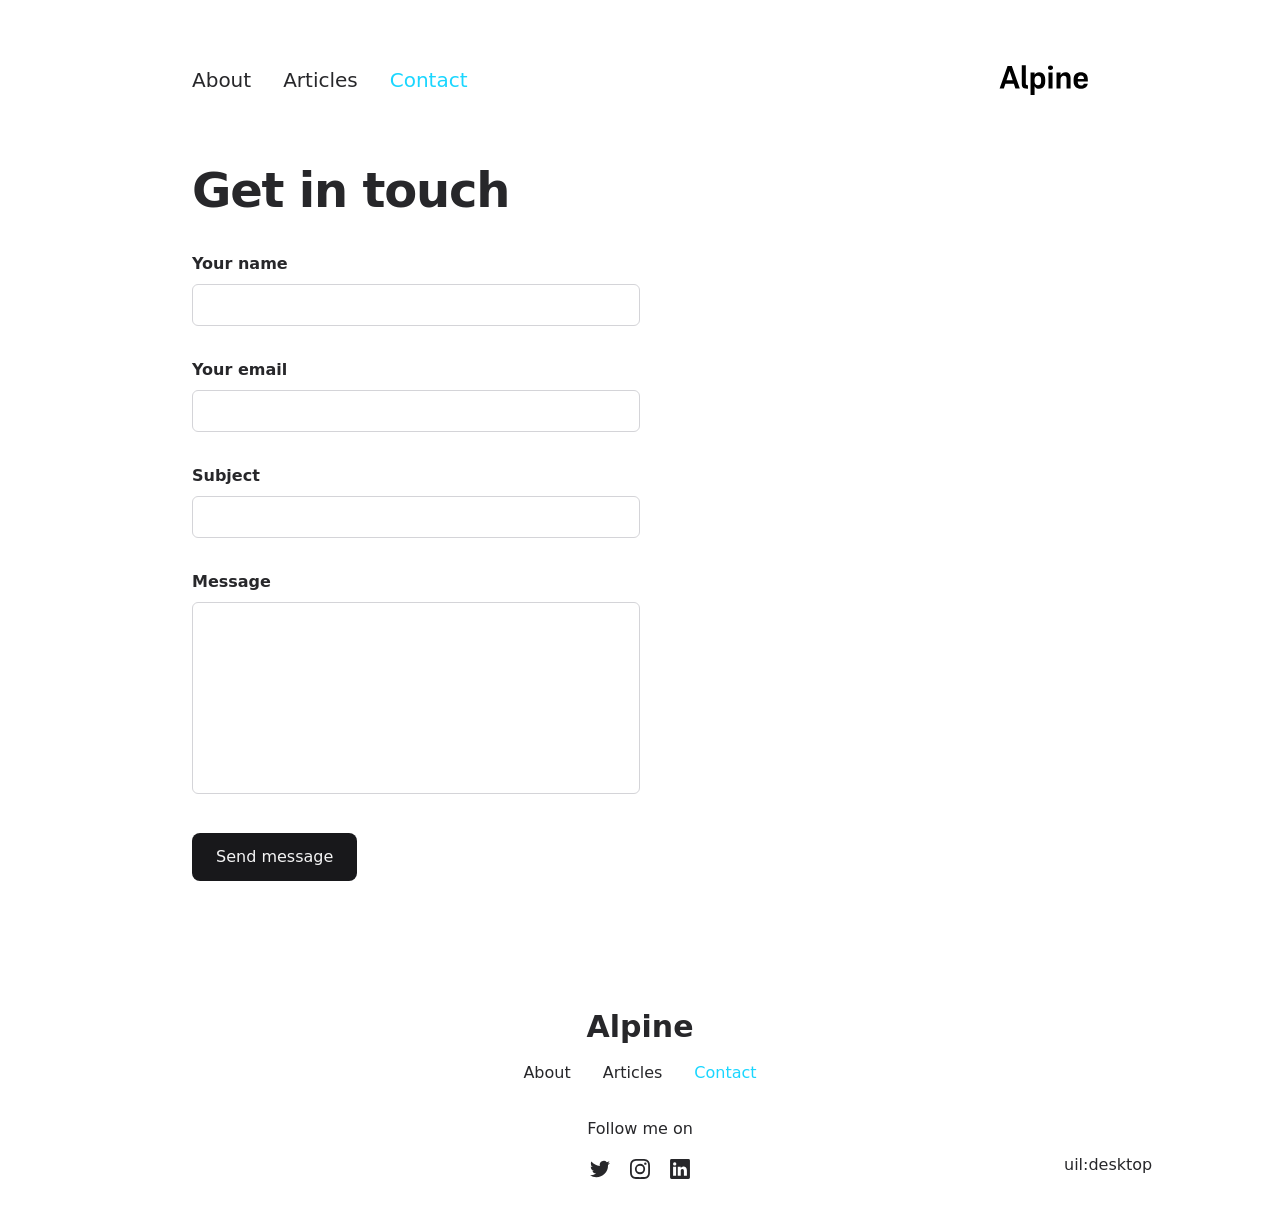
<file: contact/index.html>
<!DOCTYPE html><html  lang="en"><head><meta charset="utf-8">
<meta name="viewport" content="width=device-width, initial-scale=1">
<title>Contact</title>
<meta name="twitter:card" content="summary_large_image">
<meta name="description" content="The minimalist blog theme">
<meta property="og:description" content="The minimalist blog theme">
<meta property="og:image" content="/social-card-preview.png">
<meta property="og:image:width" content="400">
<meta property="og:image:height" content="300">
<meta property="og:image:alt" content="An image showcasing my project.">
<meta property="og:title" content="Contact">
<link rel="preload" as="fetch" crossorigin="anonymous" href="/contact/_payload.json?f10a82f5-c1e3-4fd4-95ea-2b50ec73f646">
<link rel="stylesheet" href="/_nuxt/entry.DFQ4GdPl.css">
<link rel="stylesheet" href="/_nuxt/DocumentDrivenNotFound.B11G-lTh.css">
<link rel="stylesheet" href="/_nuxt/ProseH1.BSXj9tNT.css">
<link rel="stylesheet" href="/_nuxt/ContactForm.D-ae_OcC.css">
<link rel="stylesheet" href="/_nuxt/Input.s5HBGL-z.css">
<link rel="stylesheet" href="/_nuxt/Button.DJ5oNGVx.css">
<link rel="modulepreload" as="script" crossorigin href="/_nuxt/CW4l2274.js">
<link rel="modulepreload" as="script" crossorigin href="/_nuxt/CWhmV9xK.js">
<link rel="modulepreload" as="script" crossorigin href="/_nuxt/Cc8KEIza.js">
<link rel="modulepreload" as="script" crossorigin href="/_nuxt/CIxEJ464.js">
<link rel="modulepreload" as="script" crossorigin href="/_nuxt/x0vuiXRH.js">
<link rel="modulepreload" as="script" crossorigin href="/_nuxt/CtrMMq85.js">
<link rel="modulepreload" as="script" crossorigin href="/_nuxt/DZyvJY2I.js">
<link rel="modulepreload" as="script" crossorigin href="/_nuxt/CXkbQobe.js">
<link rel="modulepreload" as="script" crossorigin href="/_nuxt/BU5XUfv9.js">
<link rel="modulepreload" as="script" crossorigin href="/_nuxt/BfFJeEOQ.js">
<link rel="modulepreload" as="script" crossorigin href="/_nuxt/CIRYW7Dc.js">
<link rel="modulepreload" as="script" crossorigin href="/_nuxt/BSG8sZdI.js">
<link rel="modulepreload" as="script" crossorigin href="/_nuxt/BKfL-iUV.js">
<link rel="prefetch" as="style" href="/_nuxt/article.BqVS76oC.css">
<link rel="prefetch" as="style" href="/_nuxt/ProseA.CA8v1l5k.css">
<link rel="prefetch" as="script" crossorigin href="/_nuxt/BbyE_ABA.js">
<link rel="prefetch" as="script" crossorigin href="/_nuxt/BLzJzYyH.js">
<link rel="prefetch" as="script" crossorigin href="/_nuxt/BcWussCh.js">
<link rel="prefetch" as="script" crossorigin href="/_nuxt/BpUgv4XG.js">
<link rel="prefetch" as="script" crossorigin href="/_nuxt/DB6WVZgU.js">
<link rel="prefetch" as="style" href="/_nuxt/useStudio.C9PEDlQy.css">
<link rel="prefetch" as="script" crossorigin href="/_nuxt/C0oa_2-u.js">
<link rel="prefetch" as="style" href="/_nuxt/error-404.Bwq3Qtp8.css">
<link rel="prefetch" as="script" crossorigin href="/_nuxt/BKBm8EjU.js">
<link rel="prefetch" as="style" href="/_nuxt/error-500.C69HPPxN.css">
<link rel="prefetch" as="script" crossorigin href="/_nuxt/Btic34Yg.js">
<script type="module" src="/_nuxt/CW4l2274.js" crossorigin></script><style id="pinceau-runtime-hydratable">@media{.phy[--]{--puid:GSLKZQ-v;}.pv-hGWaGk{max-width:var(--elements-container-maxWidth);padding-left:var(--elements-container-padding-mobile);padding-right:var(--elements-container-padding-mobile);}@media (min-width: 475px){.pv-hGWaGk{padding-left:var(--elements-container-padding-xs);padding-right:var(--elements-container-padding-xs);}}@media (min-width: 640px){.pv-hGWaGk{padding-left:var(--elements-container-padding-sm);padding-right:var(--elements-container-padding-sm);}}@media (min-width: 768px){.pv-hGWaGk{padding-left:var(--elements-container-padding-md);padding-right:var(--elements-container-padding-md);}}} </style><style id="pinceau-theme">@media { :root {--pinceau-mq: initial; --alpine-readableLine: 68ch;--alpine-backdrop-backgroundColor: #f4f4f5b3;--prose-code-inline-padding: 0.2rem 0.375rem 0.2rem 0.375rem;--prose-code-block-backdropFilter: contrast(1);--prose-code-block-border-style: solid;--prose-code-block-border-width: 1px;--prose-tbody-tr-borderBottom-style: dashed;--prose-tbody-tr-borderBottom-width: 1px;--prose-th-textAlign: inherit;--prose-thead-borderBottom-style: solid;--prose-thead-borderBottom-width: 1px;--prose-thead-border-style: solid;--prose-thead-border-width: 0px;--prose-table-textAlign: start;--prose-hr-width: 1px;--prose-hr-style: solid;--prose-li-listStylePosition: outside;--prose-ol-li-markerColor: currentColor;--prose-ol-paddingInlineStart: 21px;--prose-ol-listStyleType: decimal;--prose-ul-li-markerColor: currentColor;--prose-ul-paddingInlineStart: 21px;--prose-ul-listStyleType: disc;--prose-blockquote-border-style: solid;--prose-blockquote-border-width: 4px;--prose-blockquote-quotes: '201C' '201D' '2018' '2019';--prose-blockquote-paddingInlineStart: 24px;--prose-a-code-color-hover: currentColor;--prose-a-code-color-static: currentColor;--prose-a-hasCode-borderBottom: none;--prose-a-border-distance: 2px;--prose-a-border-color-hover: currentColor;--prose-a-border-color-static: currentColor;--prose-a-border-style-hover: solid;--prose-a-border-style-static: dashed;--prose-a-border-width: 1px;--prose-a-color-static: inherit;--prose-a-textDecoration: none;--prose-h6-margin: 3rem 0 2rem;--prose-h5-margin: 3rem 0 2rem;--prose-h4-margin: 3rem 0 2rem;--prose-h3-margin: 3rem 0 2rem;--prose-h2-margin: 3rem 0 2rem;--prose-h1-margin: 0 0 2rem;--prose-p-fontSize: 18px;--typography-lead-loose: 2;--typography-lead-relaxed: 1.625;--typography-lead-normal: 1.5;--typography-lead-snug: 1.375;--typography-lead-tight: 1.25;--typography-lead-none: 1;--typography-lead-10: 2.5rem;--typography-lead-9: 2.25rem;--typography-lead-8: 2rem;--typography-lead-7: 1.75rem;--typography-lead-6: 1.5rem;--typography-lead-5: 1.25rem;--typography-lead-4: 1rem;--typography-lead-3: .75rem;--typography-lead-2: .5rem;--typography-lead-1: .025rem;--typography-fontWeight-black: 900;--typography-fontWeight-extrabold: 800;--typography-fontWeight-bold: 700;--typography-fontWeight-semibold: 600;--typography-fontWeight-medium: 500;--typography-fontWeight-normal: 400;--typography-fontWeight-light: 300;--typography-fontWeight-extralight: 200;--typography-fontWeight-thin: 100;--typography-fontSize-9xl: 128px;--typography-fontSize-8xl: 96px;--typography-fontSize-7xl: 72px;--typography-fontSize-6xl: 60px;--typography-fontSize-5xl: 48px;--typography-fontSize-4xl: 36px;--typography-fontSize-3xl: 30px;--typography-fontSize-2xl: 24px;--typography-fontSize-xl: 20px;--typography-fontSize-lg: 18px;--typography-fontSize-base: 16px;--typography-fontSize-sm: 14px;--typography-fontSize-xs: 12px;--typography-letterSpacing-wide: 0.025em;--typography-letterSpacing-tight: -0.025em;--typography-verticalMargin-base: 24px;--typography-verticalMargin-sm: 16px;--elements-border-secondary-hover: [object Object];--elements-backdrop-background: #fffc;--elements-backdrop-filter: saturate(200%) blur(20px);--elements-container-maxWidth: 64rem;--lead-loose: 2;--lead-relaxed: 1.625;--lead-normal: 1.5;--lead-snug: 1.375;--lead-tight: 1.25;--lead-none: 1;--lead-10: 2.5rem;--lead-9: 2.25rem;--lead-8: 2rem;--lead-7: 1.75rem;--lead-6: 1.5rem;--lead-5: 1.25rem;--lead-4: 1rem;--lead-3: .75rem;--lead-2: .5rem;--lead-1: .025rem;--letterSpacing-widest: 0.1em;--letterSpacing-wider: 0.05em;--letterSpacing-wide: 0.025em;--letterSpacing-normal: 0em;--letterSpacing-tight: -0.025em;--letterSpacing-tighter: -0.05em;--fontSize-9xl: 8rem;--fontSize-8xl: 6rem;--fontSize-7xl: 4.5rem;--fontSize-6xl: 3.75rem;--fontSize-5xl: 3rem;--fontSize-4xl: 2.25rem;--fontSize-3xl: 1.875rem;--fontSize-2xl: 1.5rem;--fontSize-xl: 1.25rem;--fontSize-lg: 1.125rem;--fontSize-base: 1rem;--fontSize-sm: 0.875rem;--fontSize-xs: 0.75rem;--fontWeight-black: 900;--fontWeight-extrabold: 800;--fontWeight-bold: 700;--fontWeight-semibold: 600;--fontWeight-medium: 500;--fontWeight-normal: 400;--fontWeight-light: 300;--fontWeight-extralight: 200;--fontWeight-thin: 100;--font-mono: ui-monospace, SFMono-Regular, Menlo, Monaco, Consolas, Liberation Mono, Courier New, monospace;--font-serif: ui-serif, Georgia, Cambria, Times New Roman, Times, serif;--font-sans: ui-sans-serif, system-ui, -apple-system, BlinkMacSystemFont, Segoe UI, Roboto, Helvetica Neue, Arial, Noto Sans, sans-serif, Apple Color Emoji, Segoe UI Emoji, Segoe UI Symbol, Noto Color Emoji;--opacity-total: 1;--opacity-high: 0.8;--opacity-medium: 0.5;--opacity-soft: 0.3;--opacity-light: 0.15;--opacity-bright: 0.1;--opacity-noOpacity: 0;--borderWidth-lg: 3px;--borderWidth-md: 2px;--borderWidth-sm: 1px;--borderWidth-noBorder: 0;--space-rem-875: 0.875rem;--space-rem-625: 0.625rem;--space-rem-375: 0.375rem;--space-rem-125: 0.125rem;--space-px: 1px;--space-128: 32rem;--space-96: 24rem;--space-80: 20rem;--space-72: 18rem;--space-64: 16rem;--space-60: 15rem;--space-56: 14rem;--space-52: 13rem;--space-48: 12rem;--space-44: 11rem;--space-40: 10rem;--space-36: 9rem;--space-32: 8rem;--space-28: 7rem;--space-24: 6rem;--space-20: 5rem;--space-16: 4rem;--space-14: 3.5rem;--space-12: 3rem;--space-11: 2.75rem;--space-10: 2.5rem;--space-9: 2.25rem;--space-8: 2rem;--space-7: 1.75rem;--space-6: 1.5rem;--space-5: 1.25rem;--space-4: 1rem;--space-3: 0.75rem;--space-2: 0.5rem;--space-1: 0.25rem;--space-0: 0px;--size-full: 100%;--size-7xl: 80rem;--size-6xl: 72rem;--size-5xl: 64rem;--size-4xl: 56rem;--size-3xl: 48rem;--size-2xl: 42rem;--size-xl: 36rem;--size-lg: 32rem;--size-md: 28rem;--size-sm: 24rem;--size-xs: 20rem;--size-200: 200px;--size-104: 104px;--size-80: 80px;--size-64: 64px;--size-56: 56px;--size-48: 48px;--size-40: 40px;--size-32: 32px;--size-24: 24px;--size-20: 20px;--size-16: 16px;--size-12: 12px;--size-8: 8px;--size-6: 6px;--size-4: 4px;--size-2: 2px;--size-0: 0px;--radii-full: 9999px;--radii-3xl: 1.75rem;--radii-2xl: 1.5rem;--radii-xl: 1rem;--radii-lg: 0.75rem;--radii-md: 0.5rem;--radii-sm: 0.375rem;--radii-xs: 0.25rem;--radii-2xs: 0.125rem;--radii-none: 0px;--shadow-none: 0px 0px 0px 0px transparent;--shadow-lg: 0px 10px 15px -3px #000000, 0px 4px 6px -4px #000000;--shadow-md: 0px 4px 6px -1px #000000, 0px 2px 4px -2px #000000;--shadow-sm: 0px 1px 3px 0px #000000, 0px 1px 2px -1px #000000;--shadow-xs: 0px 1px 2px 0px #000000;--height-screen: 100vh;--width-screen: 100vw;--color-primary-900: #002e38;--color-primary-800: #005c70;--color-primary-700: #008aa9;--color-primary-600: #00b9e1;--color-primary-500: #1ad6ff;--color-primary-400: #40ddff;--color-primary-300: #66e4ff;--color-primary-200: #8deaff;--color-primary-100: #b3f1ff;--color-primary-50: #d9f8ff;--color-ruby-900: #380011;--color-ruby-800: #700021;--color-ruby-700: #a90032;--color-ruby-600: #e10043;--color-ruby-500: #ff1a5e;--color-ruby-400: #ff4079;--color-ruby-300: #ff6694;--color-ruby-200: #ff8dae;--color-ruby-100: #ffb3c9;--color-ruby-50: #ffd9e4;--color-pink-900: #380025;--color-pink-800: #70004b;--color-pink-700: #a90070;--color-pink-600: #e10095;--color-pink-500: #ff1ab2;--color-pink-400: #ff40bf;--color-pink-300: #ff66cc;--color-pink-200: #ff8dd8;--color-pink-100: #ffb3e5;--color-pink-50: #ffd9f2;--color-purple-900: #190038;--color-purple-800: #330070;--color-purple-700: #4c00a9;--color-purple-600: #6500e1;--color-purple-500: #811aff;--color-purple-400: #9640ff;--color-purple-300: #ab66ff;--color-purple-200: #c08dff;--color-purple-100: #d5b3ff;--color-purple-50: #ead9ff;--color-royalblue-900: #0b0531;--color-royalblue-800: #160a62;--color-royalblue-700: #211093;--color-royalblue-600: #2c15c4;--color-royalblue-500: #4127e8;--color-royalblue-400: #614bec;--color-royalblue-300: #806ff0;--color-royalblue-200: #a093f3;--color-royalblue-100: #c0b7f7;--color-royalblue-50: #dfdbfb;--color-indigoblue-900: #001238;--color-indigoblue-800: #002370;--color-indigoblue-700: #0035a9;--color-indigoblue-600: #0047e1;--color-indigoblue-500: #1a62ff;--color-indigoblue-400: #407cff;--color-indigoblue-300: #6696ff;--color-indigoblue-200: #8db0ff;--color-indigoblue-100: #b3cbff;--color-indigoblue-50: #d9e5ff;--color-blue-900: #002438;--color-blue-800: #004870;--color-blue-700: #006ca9;--color-blue-600: #0090e1;--color-blue-500: #1aadff;--color-blue-400: #40bbff;--color-blue-300: #66c8ff;--color-blue-200: #8dd6ff;--color-blue-100: #b3e4ff;--color-blue-50: #d9f1ff;--color-lightblue-900: #002e38;--color-lightblue-800: #005c70;--color-lightblue-700: #008aa9;--color-lightblue-600: #00b9e1;--color-lightblue-500: #1ad6ff;--color-lightblue-400: #40ddff;--color-lightblue-300: #66e4ff;--color-lightblue-200: #8deaff;--color-lightblue-100: #b3f1ff;--color-lightblue-50: #d9f8ff;--color-teal-900: #062a28;--color-teal-800: #0b544f;--color-teal-700: #117d77;--color-teal-600: #16a79e;--color-teal-500: #1cd1c6;--color-teal-400: #36e4da;--color-teal-300: #5fe9e1;--color-teal-200: #87efe9;--color-teal-100: #aff4f0;--color-teal-50: #d7faf8;--color-pear-900: #2a2b09;--color-pear-800: #545512;--color-pear-700: #7e801b;--color-pear-600: #a8aa24;--color-pear-500: #d0d32f;--color-pear-400: #d8da52;--color-pear-300: #e0e274;--color-pear-200: #e8e997;--color-pear-100: #eff0ba;--color-pear-50: #f7f8dc;--color-red-900: #380300;--color-red-800: #700700;--color-red-700: #a90a00;--color-red-600: #e10e00;--color-red-500: #ff281a;--color-red-400: #ff4c40;--color-red-300: #ff7066;--color-red-200: #ff948d;--color-red-100: #ffb7b3;--color-red-50: #ffdbd9;--color-orange-900: #381800;--color-orange-800: #702f00;--color-orange-700: #a94700;--color-orange-600: #e15e00;--color-orange-500: #ff7a1a;--color-orange-400: #ff9040;--color-orange-300: #ffa666;--color-orange-200: #ffbd8d;--color-orange-100: #ffd3b3;--color-orange-50: #ffe9d9;--color-yellow-900: #362b03;--color-yellow-800: #6d5605;--color-yellow-700: #a38108;--color-yellow-600: #daac0a;--color-yellow-500: #f5c828;--color-yellow-400: #f7d14c;--color-yellow-300: #f8da70;--color-yellow-200: #fae393;--color-yellow-100: #fcedb7;--color-yellow-50: #fdf6db;--color-green-900: #003f25;--color-green-800: #005e38;--color-green-700: #007e4a;--color-green-600: #009d5d;--color-green-500: #00bd6f;--color-green-400: #00dc82;--color-green-300: #30ffaa;--color-green-200: #83ffcc;--color-green-100: #acffdd;--color-green-50: #d6ffee;--color-gray-900: #18181B;--color-gray-800: #27272A;--color-gray-700: #3f3f46;--color-gray-600: #52525B;--color-gray-500: #71717A;--color-gray-400: #a1a1aa;--color-gray-300: #D4d4d8;--color-gray-200: #e4e4e7;--color-gray-100: #f4f4f5;--color-gray-50: #fafafa;--color-black: #0c0c0d;--color-white: #FFFFFF;--media-portrait: only screen and (orientation: portrait);--media-landscape: only screen and (orientation: landscape);--media-rm: (prefers-reduced-motion: reduce);--media-2xl: (min-width: 1536px);--media-xl: (min-width: 1280px);--media-lg: (min-width: 1024px);--media-md: (min-width: 768px);--media-sm: (min-width: 640px);--media-xs: (min-width: 475px);--alpine-body-color: var(--color-gray-800);--alpine-body-backgroundColor: var(--color-white);--prose-code-inline-fontWeight: var(--typography-fontWeight-normal);--prose-code-inline-fontSize: var(--typography-fontSize-sm);--prose-code-inline-borderRadius: var(--radii-xs);--prose-code-block-pre-padding: var(--typography-verticalMargin-sm);--prose-code-block-margin: var(--typography-verticalMargin-base) 0;--prose-code-block-fontSize: var(--typography-fontSize-sm);--prose-tbody-code-inline-fontSize: var(--typography-fontSize-sm);--prose-tbody-td-padding: var(--typography-verticalMargin-sm);--prose-th-fontWeight: var(--typography-fontWeight-semibold);--prose-th-padding: 0 var(--typography-verticalMargin-sm) var(--typography-verticalMargin-sm) var(--typography-verticalMargin-sm);--prose-table-lineHeight: var(--typography-lead-6);--prose-table-fontSize: var(--typography-fontSize-sm);--prose-table-margin: var(--typography-verticalMargin-base) 0;--prose-hr-margin: var(--typography-verticalMargin-base) 0;--prose-li-margin: var(--typography-verticalMargin-sm) 0;--prose-ol-margin: var(--typography-verticalMargin-base) 0;--prose-ul-margin: var(--typography-verticalMargin-base) 0;--prose-blockquote-margin: var(--typography-verticalMargin-base) 0;--prose-a-code-border-style: var(--prose-a-border-style-static);--prose-a-code-border-width: var(--prose-a-border-width);--prose-a-fontWeight: var(--typography-fontWeight-medium);--prose-img-margin: var(--typography-verticalMargin-base) 0;--prose-strong-fontWeight: var(--typography-fontWeight-semibold);--prose-h6-iconSize: var(--typography-fontSize-base);--prose-h6-fontWeight: var(--typography-fontWeight-semibold);--prose-h6-lineHeight: var(--typography-lead-normal);--prose-h6-fontSize: var(--typography-fontSize-lg);--prose-h5-iconSize: var(--typography-fontSize-lg);--prose-h5-fontWeight: var(--typography-fontWeight-semibold);--prose-h5-lineHeight: var(--typography-lead-snug);--prose-h5-fontSize: var(--typography-fontSize-xl);--prose-h4-iconSize: var(--typography-fontSize-lg);--prose-h4-letterSpacing: var(--typography-letterSpacing-tight);--prose-h4-fontWeight: var(--typography-fontWeight-semibold);--prose-h4-lineHeight: var(--typography-lead-snug);--prose-h4-fontSize: var(--typography-fontSize-2xl);--prose-h3-iconSize: var(--typography-fontSize-xl);--prose-h3-letterSpacing: var(--typography-letterSpacing-tight);--prose-h3-fontWeight: var(--typography-fontWeight-semibold);--prose-h3-lineHeight: var(--typography-lead-snug);--prose-h3-fontSize: var(--typography-fontSize-3xl);--prose-h2-iconSize: var(--typography-fontSize-2xl);--prose-h2-letterSpacing: var(--typography-letterSpacing-tight);--prose-h2-fontWeight: var(--typography-fontWeight-semibold);--prose-h2-lineHeight: var(--typography-lead-tight);--prose-h2-fontSize: var(--typography-fontSize-4xl);--prose-h1-iconSize: var(--typography-fontSize-3xl);--prose-h1-letterSpacing: var(--typography-letterSpacing-tight);--prose-h1-fontWeight: var(--typography-fontWeight-bold);--prose-h1-lineHeight: var(--typography-lead-tight);--prose-h1-fontSize: var(--typography-fontSize-5xl);--prose-p-br-margin: var(--typography-verticalMargin-base) 0 0 0;--prose-p-margin: var(--typography-verticalMargin-base) 0;--prose-p-lineHeight: var(--typography-lead-normal);--typography-color-primary-900: var(--color-primary-900);--typography-color-primary-800: var(--color-primary-800);--typography-color-primary-700: var(--color-primary-700);--typography-color-primary-600: var(--color-primary-600);--typography-color-primary-500: var(--color-primary-500);--typography-color-primary-400: var(--color-primary-400);--typography-color-primary-300: var(--color-primary-300);--typography-color-primary-200: var(--color-primary-200);--typography-color-primary-100: var(--color-primary-100);--typography-color-primary-50: var(--color-primary-50);--typography-font-code: var(--font-mono);--typography-font-body: var(--font-sans);--typography-font-display: var(--font-sans);--typography-body-backgroundColor: var(--color-white);--typography-body-color: var(--color-black);--elements-state-danger-borderColor-secondary: var(--color-red-200);--elements-state-danger-borderColor-primary: var(--color-red-100);--elements-state-danger-backgroundColor-secondary: var(--color-red-100);--elements-state-danger-backgroundColor-primary: var(--color-red-50);--elements-state-danger-color-secondary: var(--color-red-600);--elements-state-danger-color-primary: var(--color-red-500);--elements-state-warning-borderColor-secondary: var(--color-yellow-200);--elements-state-warning-borderColor-primary: var(--color-yellow-100);--elements-state-warning-backgroundColor-secondary: var(--color-yellow-100);--elements-state-warning-backgroundColor-primary: var(--color-yellow-50);--elements-state-warning-color-secondary: var(--color-yellow-700);--elements-state-warning-color-primary: var(--color-yellow-600);--elements-state-success-borderColor-secondary: var(--color-green-200);--elements-state-success-borderColor-primary: var(--color-green-100);--elements-state-success-backgroundColor-secondary: var(--color-green-100);--elements-state-success-backgroundColor-primary: var(--color-green-50);--elements-state-success-color-secondary: var(--color-green-600);--elements-state-success-color-primary: var(--color-green-500);--elements-state-info-borderColor-secondary: var(--color-blue-200);--elements-state-info-borderColor-primary: var(--color-blue-100);--elements-state-info-backgroundColor-secondary: var(--color-blue-100);--elements-state-info-backgroundColor-primary: var(--color-blue-50);--elements-state-info-color-secondary: var(--color-blue-600);--elements-state-info-color-primary: var(--color-blue-500);--elements-state-primary-borderColor-secondary: var(--color-primary-200);--elements-state-primary-borderColor-primary: var(--color-primary-100);--elements-state-primary-backgroundColor-secondary: var(--color-primary-100);--elements-state-primary-backgroundColor-primary: var(--color-primary-50);--elements-state-primary-color-secondary: var(--color-primary-700);--elements-state-primary-color-primary: var(--color-primary-600);--elements-surface-secondary-backgroundColor: var(--color-gray-200);--elements-surface-primary-backgroundColor: var(--color-gray-100);--elements-surface-background-base: var(--color-gray-100);--elements-border-secondary-static: var(--color-gray-200);--elements-border-primary-hover: var(--color-gray-200);--elements-border-primary-static: var(--color-gray-100);--elements-container-padding-md: var(--space-16);--elements-container-padding-sm: var(--space-12);--elements-container-padding-xs: var(--space-8);--elements-container-padding-mobile: var(--space-6);--elements-text-secondary-color-hover: var(--color-gray-700);--elements-text-secondary-color-static: var(--color-gray-500);--elements-text-primary-color-static: var(--color-gray-900);--text-6xl-lineHeight: var(--lead-none);--text-6xl-fontSize: var(--fontSize-6xl);--text-5xl-lineHeight: var(--lead-none);--text-5xl-fontSize: var(--fontSize-5xl);--text-4xl-lineHeight: var(--lead-10);--text-4xl-fontSize: var(--fontSize-4xl);--text-3xl-lineHeight: var(--lead-9);--text-3xl-fontSize: var(--fontSize-3xl);--text-2xl-lineHeight: var(--lead-8);--text-2xl-fontSize: var(--fontSize-2xl);--text-xl-lineHeight: var(--lead-7);--text-xl-fontSize: var(--fontSize-xl);--text-lg-lineHeight: var(--lead-7);--text-lg-fontSize: var(--fontSize-lg);--text-base-lineHeight: var(--lead-6);--text-base-fontSize: var(--fontSize-base);--text-sm-lineHeight: var(--lead-5);--text-sm-fontSize: var(--fontSize-sm);--text-xs-lineHeight: var(--lead-4);--text-xs-fontSize: var(--fontSize-xs);--shadow-2xl: 0px 25px 50px -12px var(--color-gray-900);--shadow-xl: 0px 20px 25px -5px var(--color-gray-400), 0px 8px 10px -6px #000000;--color-secondary-900: var(--color-gray-900);--color-secondary-800: var(--color-gray-800);--color-secondary-700: var(--color-gray-700);--color-secondary-600: var(--color-gray-600);--color-secondary-500: var(--color-gray-500);--color-secondary-400: var(--color-gray-400);--color-secondary-300: var(--color-gray-300);--color-secondary-200: var(--color-gray-200);--color-secondary-100: var(--color-gray-100);--color-secondary-50: var(--color-gray-50);--prose-a-code-background-hover: var(--typography-color-primary-50);--prose-a-code-border-color-hover: var(--typography-color-primary-500);--prose-a-color-hover: var(--typography-color-primary-500);--typography-color-secondary-900: var(--color-secondary-900);--typography-color-secondary-800: var(--color-secondary-800);--typography-color-secondary-700: var(--color-secondary-700);--typography-color-secondary-600: var(--color-secondary-600);--typography-color-secondary-500: var(--color-secondary-500);--typography-color-secondary-400: var(--color-secondary-400);--typography-color-secondary-300: var(--color-secondary-300);--typography-color-secondary-200: var(--color-secondary-200);--typography-color-secondary-100: var(--color-secondary-100);--typography-color-secondary-50: var(--color-secondary-50);--prose-code-inline-backgroundColor: var(--typography-color-secondary-100);--prose-code-inline-color: var(--typography-color-secondary-700);--prose-code-block-backgroundColor: var(--typography-color-secondary-100);--prose-code-block-color: var(--typography-color-secondary-700);--prose-code-block-border-color: var(--typography-color-secondary-200);--prose-tbody-tr-borderBottom-color: var(--typography-color-secondary-200);--prose-th-color: var(--typography-color-secondary-600);--prose-thead-borderBottom-color: var(--typography-color-secondary-200);--prose-thead-border-color: var(--typography-color-secondary-300);--prose-hr-color: var(--typography-color-secondary-200);--prose-blockquote-border-color: var(--typography-color-secondary-200);--prose-blockquote-color: var(--typography-color-secondary-500);--prose-a-code-border-color-static: var(--typography-color-secondary-400); } }@media { :root.dark {--pinceau-mq: dark; --alpine-backdrop-backgroundColor: #18181bb3;--prose-code-block-backdropFilter: contrast(1);--prose-ol-li-markerColor: currentColor;--prose-ul-li-markerColor: currentColor;--prose-a-code-color-hover: currentColor;--prose-a-code-color-static: currentColor;--prose-a-border-color-hover: currentColor;--prose-a-border-color-static: currentColor;--prose-a-color-static: inherit;--elements-backdrop-background: #0c0d0ccc;--alpine-body-color: var(--color-gray-200);--alpine-body-backgroundColor: var(--color-black);--typography-body-backgroundColor: var(--color-black);--typography-body-color: var(--color-white);--elements-state-danger-borderColor-secondary: var(--color-red-700);--elements-state-danger-borderColor-primary: var(--color-red-800);--elements-state-danger-backgroundColor-secondary: var(--color-red-800);--elements-state-danger-backgroundColor-primary: var(--color-red-900);--elements-state-danger-color-secondary: var(--color-red-200);--elements-state-danger-color-primary: var(--color-red-300);--elements-state-warning-borderColor-secondary: var(--color-yellow-700);--elements-state-warning-borderColor-primary: var(--color-yellow-800);--elements-state-warning-backgroundColor-secondary: var(--color-yellow-800);--elements-state-warning-backgroundColor-primary: var(--color-yellow-900);--elements-state-warning-color-secondary: var(--color-yellow-200);--elements-state-warning-color-primary: var(--color-yellow-400);--elements-state-success-borderColor-secondary: var(--color-green-700);--elements-state-success-borderColor-primary: var(--color-green-800);--elements-state-success-backgroundColor-secondary: var(--color-green-800);--elements-state-success-backgroundColor-primary: var(--color-green-900);--elements-state-success-color-secondary: var(--color-green-200);--elements-state-success-color-primary: var(--color-green-400);--elements-state-info-borderColor-secondary: var(--color-blue-700);--elements-state-info-borderColor-primary: var(--color-blue-800);--elements-state-info-backgroundColor-secondary: var(--color-blue-800);--elements-state-info-backgroundColor-primary: var(--color-blue-900);--elements-state-info-color-secondary: var(--color-blue-200);--elements-state-info-color-primary: var(--color-blue-400);--elements-state-primary-borderColor-secondary: var(--color-primary-700);--elements-state-primary-borderColor-primary: var(--color-primary-800);--elements-state-primary-backgroundColor-secondary: var(--color-primary-800);--elements-state-primary-backgroundColor-primary: var(--color-primary-900);--elements-state-primary-color-secondary: var(--color-primary-200);--elements-state-primary-color-primary: var(--color-primary-400);--elements-surface-secondary-backgroundColor: var(--color-gray-800);--elements-surface-primary-backgroundColor: var(--color-gray-900);--elements-surface-background-base: var(--color-gray-900);--elements-border-secondary-static: var(--color-gray-800);--elements-border-primary-hover: var(--color-gray-800);--elements-border-primary-static: var(--color-gray-900);--elements-text-secondary-color-hover: var(--color-gray-200);--elements-text-secondary-color-static: var(--color-gray-400);--elements-text-primary-color-static: var(--color-gray-50);--prose-a-code-background-hover: var(--typography-color-primary-900);--prose-a-code-border-color-hover: var(--typography-color-primary-600);--prose-a-color-hover: var(--typography-color-primary-400);--prose-code-inline-backgroundColor: var(--typography-color-secondary-800);--prose-code-inline-color: var(--typography-color-secondary-200);--prose-code-block-backgroundColor: var(--typography-color-secondary-900);--prose-code-block-color: var(--typography-color-secondary-200);--prose-code-block-border-color: var(--typography-color-secondary-800);--prose-tbody-tr-borderBottom-color: var(--typography-color-secondary-800);--prose-th-color: var(--typography-color-secondary-400);--prose-thead-borderBottom-color: var(--typography-color-secondary-800);--prose-thead-border-color: var(--typography-color-secondary-600);--prose-hr-color: var(--typography-color-secondary-800);--prose-blockquote-border-color: var(--typography-color-secondary-700);--prose-blockquote-color: var(--typography-color-secondary-400);--prose-a-code-border-color-static: var(--typography-color-secondary-600); } }</style><script>"use strict";(()=>{const a=window,e=document.documentElement,c=window.localStorage,d=["dark","light"],n=c&&c.getItem&&c.getItem("nuxt-color-mode")||"system";let l=n==="system"?f():n;const i=e.getAttribute("data-color-mode-forced");i&&(l=i),r(l),a["__NUXT_COLOR_MODE__"]={preference:n,value:l,getColorScheme:f,addColorScheme:r,removeColorScheme:u};function r(o){const t=""+o+"",s="";e.classList?e.classList.add(t):e.className+=" "+t,s&&e.setAttribute("data-"+s,o)}function u(o){const t=""+o+"",s="";e.classList?e.classList.remove(t):e.className=e.className.replace(new RegExp(t,"g"),""),s&&e.removeAttribute("data-"+s)}function m(o){return a.matchMedia("(prefers-color-scheme"+o+")")}function f(){if(a.matchMedia&&m("").media!=="not all"){for(const o of d)if(m(":"+o).matches)return o}return"light"}})();
</script></head><body><div id="__nuxt"><div class="container pv-hGWaGk pc-GSLKZQ app-layout" data-v-7d05ce35 data-v-9f350c92><!--[--><div class="nuxt-progress" style="width:0%;height:3px;opacity:0;background-size:Infinity% auto;" data-v-7d05ce35></div><header class="right" data-v-7d05ce35 data-v-50c068c2><div class="menu" data-v-50c068c2><button aria-label="Navigation Menu" data-v-50c068c2><svg width="24" height="24" viewBox="0 0 68 68" fill="currentColor" xmlns="http://www.w3.org/2000/svg" data-v-50c068c2><path d="M8 34C8 32.1362 8 31.2044 8.30448 30.4693C8.71046 29.4892 9.48915 28.7105 10.4693 28.3045C11.2044 28 12.1362 28 14 28C15.8638 28 16.7956 28 17.5307 28.3045C18.5108 28.7105 19.2895 29.4892 19.6955 30.4693C20 31.2044 20 32.1362 20 34C20 35.8638 20 36.7956 19.6955 37.5307C19.2895 38.5108 18.5108 39.2895 17.5307 39.6955C16.7956 40 15.8638 40 14 40C12.1362 40 11.2044 40 10.4693 39.6955C9.48915 39.2895 8.71046 38.5108 8.30448 37.5307C8 36.7956 8 35.8638 8 34Z" data-v-50c068c2></path><path d="M28 34C28 32.1362 28 31.2044 28.3045 30.4693C28.7105 29.4892 29.4892 28.7105 30.4693 28.3045C31.2044 28 32.1362 28 34 28C35.8638 28 36.7956 28 37.5307 28.3045C38.5108 28.7105 39.2895 29.4892 39.6955 30.4693C40 31.2044 40 32.1362 40 34C40 35.8638 40 36.7956 39.6955 37.5307C39.2895 38.5108 38.5108 39.2895 37.5307 39.6955C36.7956 40 35.8638 40 34 40C32.1362 40 31.2044 40 30.4693 39.6955C29.4892 39.2895 28.7105 38.5108 28.3045 37.5307C28 36.7956 28 35.8638 28 34Z" data-v-50c068c2></path><path d="M48 34C48 32.1362 48 31.2044 48.3045 30.4693C48.7105 29.4892 49.4892 28.7105 50.4693 28.3045C51.2044 28 52.1362 28 54 28C55.8638 28 56.7956 28 57.5307 28.3045C58.5108 28.7105 59.2895 29.4892 59.6955 30.4693C60 31.2044 60 32.1362 60 34C60 35.8638 60 36.7956 59.6955 37.5307C59.2895 38.5108 58.5108 39.2895 57.5307 39.6955C56.7956 40 55.8638 40 54 40C52.1362 40 51.2044 40 50.4693 39.6955C49.4892 39.2895 48.7105 38.5108 48.3045 37.5307C48 36.7956 48 35.8638 48 34Z" data-v-50c068c2></path></svg></button></div><div class="overlay" data-v-50c068c2><nav data-v-50c068c2 data-v-696f8a70><ul data-v-696f8a70><!--[--><li data-v-696f8a70><a href="/" class="" data-v-696f8a70><span class="underline-fx" data-v-696f8a70></span> About</a></li><li data-v-696f8a70><a href="/articles" class="" data-v-696f8a70><span class="underline-fx" data-v-696f8a70></span> Articles</a></li><li data-v-696f8a70><a aria-current="page" href="/contact" class="router-link-active router-link-exact-active" data-v-696f8a70><span class="underline-fx" data-v-696f8a70></span> Contact</a></li><!--]--></ul></nav></div><div class="logo" data-v-50c068c2><a href="/" class="" data-v-50c068c2><img src="/logo-dark.svg" class="dark-img" alt="alpine" width="89" height="31" data-v-50c068c2><img src="/logo.svg" class="light-img" alt="alpine" width="89" height="31" data-v-50c068c2></a></div><div class="main-nav" data-v-50c068c2><nav data-v-50c068c2 data-v-696f8a70><ul data-v-696f8a70><!--[--><li data-v-696f8a70><a href="/" class="" data-v-696f8a70><span class="underline-fx" data-v-696f8a70></span> About</a></li><li data-v-696f8a70><a href="/articles" class="" data-v-696f8a70><span class="underline-fx" data-v-696f8a70></span> Articles</a></li><li data-v-696f8a70><a aria-current="page" href="/contact" class="router-link-active router-link-exact-active" data-v-696f8a70><span class="underline-fx" data-v-696f8a70></span> Contact</a></li><!--]--></ul></nav></div></header><!--[--><div class="document-driven-page"><main><!--[--><div><h1 id="get-in-touch" data-v-1ef32957><a aria-current="page" href="/contact#get-in-touch" class="router-link-active router-link-exact-active" data-v-1ef32957><!--[-->Get in touch<!--]--><!----></a></h1><form class="contact-form" method="POST" action data-v-213dc51c><div class="inputs" data-v-213dc51c><!--[--><div data-v-213dc51c data-v-0f918167><label for="name" data-v-0f918167>Your name</label><input id="name" name="name" value="" type="text" placeholder="" data-v-0f918167></div><div data-v-213dc51c data-v-0f918167><label for="email" data-v-0f918167>Your email</label><input id="email" name="email" value="" type="email" placeholder="" data-v-0f918167></div><div data-v-213dc51c data-v-0f918167><label for="subject" data-v-0f918167>Subject</label><input id="subject" name="subject" value="" type="text" placeholder="" data-v-0f918167></div><div data-v-213dc51c data-v-0f918167><label for="message" data-v-0f918167>Message</label><textarea id="message" name="message" type="textarea" placeholder="" data-v-0f918167></textarea></div><!--]--></div><div data-v-213dc51c><button type="submit" disabled data-v-213dc51c data-v-7cec47b6><!--[-->Send message<!--]--></button></div></form></div><!--]--></main></div><!--]--><footer class="center" data-v-7d05ce35 data-v-5689e882><a href="https://www.github.com/nuxt-themes/alpine" rel="noopener noreferrer" class="credits" data-v-5689e882>Alpine</a><div class="navigation" data-v-5689e882><nav data-v-5689e882 data-v-696f8a70><ul data-v-696f8a70><!--[--><li data-v-696f8a70><a href="/" class="" data-v-696f8a70><span class="underline-fx" data-v-696f8a70></span> About</a></li><li data-v-696f8a70><a href="/articles" class="" data-v-696f8a70><span class="underline-fx" data-v-696f8a70></span> Articles</a></li><li data-v-696f8a70><a aria-current="page" href="/contact" class="router-link-active router-link-exact-active" data-v-696f8a70><span class="underline-fx" data-v-696f8a70></span> Contact</a></li><!--]--></ul></nav></div><p class="message" data-v-5689e882>Follow me on</p><div class="icons" data-v-5689e882><div class="social" data-v-5689e882><!--[--><a href="https://twitter.com/nuxtlabs" rel="noopener noreferrer" target="_blank" title="nuxtlabs" aria-label="nuxtlabs" data-v-d6a4885d><svg xmlns="http://www.w3.org/2000/svg" xmlns:xlink="http://www.w3.org/1999/xlink" aria-hidden="true" role="img" class="icon" data-v-d6a4885d style="" width="1em" height="1em" viewBox="0 0 24 24" data-v-4c52fcfa><path fill="currentColor" d="M22 5.8a8.49 8.49 0 0 1-2.36.64a4.13 4.13 0 0 0 1.81-2.27a8.21 8.21 0 0 1-2.61 1a4.1 4.1 0 0 0-7 3.74a11.64 11.64 0 0 1-8.45-4.29a4.16 4.16 0 0 0-.55 2.07a4.09 4.09 0 0 0 1.82 3.41a4.05 4.05 0 0 1-1.86-.51v.05a4.1 4.1 0 0 0 3.3 4a3.93 3.93 0 0 1-1.1.17a4.9 4.9 0 0 1-.77-.07a4.11 4.11 0 0 0 3.83 2.84A8.22 8.22 0 0 1 3 18.34a7.93 7.93 0 0 1-1-.06a11.57 11.57 0 0 0 6.29 1.85A11.59 11.59 0 0 0 20 8.45v-.53a8.43 8.43 0 0 0 2-2.12"/></svg></a><a href="https://instagram.com/atinuxt" rel="noopener noreferrer" target="_blank" title="atinuxt" aria-label="atinuxt" data-v-d6a4885d><svg xmlns="http://www.w3.org/2000/svg" xmlns:xlink="http://www.w3.org/1999/xlink" aria-hidden="true" role="img" class="icon" data-v-d6a4885d style="" width="1em" height="1em" viewBox="0 0 24 24" data-v-4c52fcfa><path fill="currentColor" d="M17.34 5.46a1.2 1.2 0 1 0 1.2 1.2a1.2 1.2 0 0 0-1.2-1.2m4.6 2.42a7.59 7.59 0 0 0-.46-2.43a4.94 4.94 0 0 0-1.16-1.77a4.7 4.7 0 0 0-1.77-1.15a7.3 7.3 0 0 0-2.43-.47C15.06 2 14.72 2 12 2s-3.06 0-4.12.06a7.3 7.3 0 0 0-2.43.47a4.78 4.78 0 0 0-1.77 1.15a4.7 4.7 0 0 0-1.15 1.77a7.3 7.3 0 0 0-.47 2.43C2 8.94 2 9.28 2 12s0 3.06.06 4.12a7.3 7.3 0 0 0 .47 2.43a4.7 4.7 0 0 0 1.15 1.77a4.78 4.78 0 0 0 1.77 1.15a7.3 7.3 0 0 0 2.43.47C8.94 22 9.28 22 12 22s3.06 0 4.12-.06a7.3 7.3 0 0 0 2.43-.47a4.7 4.7 0 0 0 1.77-1.15a4.85 4.85 0 0 0 1.16-1.77a7.59 7.59 0 0 0 .46-2.43c0-1.06.06-1.4.06-4.12s0-3.06-.06-4.12M20.14 16a5.61 5.61 0 0 1-.34 1.86a3.06 3.06 0 0 1-.75 1.15a3.19 3.19 0 0 1-1.15.75a5.61 5.61 0 0 1-1.86.34c-1 .05-1.37.06-4 .06s-3 0-4-.06a5.73 5.73 0 0 1-1.94-.3a3.27 3.27 0 0 1-1.1-.75a3 3 0 0 1-.74-1.15a5.54 5.54 0 0 1-.4-1.9c0-1-.06-1.37-.06-4s0-3 .06-4a5.54 5.54 0 0 1 .35-1.9A3 3 0 0 1 5 5a3.14 3.14 0 0 1 1.1-.8A5.73 5.73 0 0 1 8 3.86c1 0 1.37-.06 4-.06s3 0 4 .06a5.61 5.61 0 0 1 1.86.34a3.06 3.06 0 0 1 1.19.8a3.06 3.06 0 0 1 .75 1.1a5.61 5.61 0 0 1 .34 1.9c.05 1 .06 1.37.06 4s-.01 3-.06 4M12 6.87A5.13 5.13 0 1 0 17.14 12A5.12 5.12 0 0 0 12 6.87m0 8.46A3.33 3.33 0 1 1 15.33 12A3.33 3.33 0 0 1 12 15.33"/></svg></a><a href="https://www.linkedin.com/company/nuxtlabs" rel="noopener noreferrer" target="_blank" title="LinkedIn" aria-label="LinkedIn" data-v-d6a4885d><svg xmlns="http://www.w3.org/2000/svg" xmlns:xlink="http://www.w3.org/1999/xlink" aria-hidden="true" role="img" class="icon" data-v-d6a4885d style="" width="1em" height="1em" viewBox="0 0 24 24" data-v-4c52fcfa><path fill="currentColor" d="M20.47 2H3.53a1.45 1.45 0 0 0-1.47 1.43v17.14A1.45 1.45 0 0 0 3.53 22h16.94a1.45 1.45 0 0 0 1.47-1.43V3.43A1.45 1.45 0 0 0 20.47 2M8.09 18.74h-3v-9h3ZM6.59 8.48a1.56 1.56 0 1 1 0-3.12a1.57 1.57 0 1 1 0 3.12m12.32 10.26h-3v-4.83c0-1.21-.43-2-1.52-2A1.65 1.65 0 0 0 12.85 13a2 2 0 0 0-.1.73v5h-3v-9h3V11a3 3 0 0 1 2.71-1.5c2 0 3.45 1.29 3.45 4.06Z"/></svg></a><!--]--></div><div class="color-mode-switch" data-v-5689e882><button aria-label="Color Mode" data-v-5689e882 data-v-233b4c63><span data-v-233b4c63></span></button></div></div></footer><!--]--></div></div><div id="teleports"></div><script type="application/json" id="__NUXT_DATA__" data-ssr="true" data-src="/contact/_payload.json?f10a82f5-c1e3-4fd4-95ea-2b50ec73f646">[{"state":1,"once":92,"_errors":94,"serverRendered":65,"path":7,"prerenderedAt":96},["Reactive",2],{"$sdd-pages":3,"$sdd-surrounds":37,"$sdd-globals":61,"$scolor-mode":63,"$sdd-navigation":66,"$sicons":83},["ShallowRef",4],["ShallowReactive",5],{"/contact":6},{"_path":7,"_dir":8,"_draft":9,"_partial":9,"_locale":8,"title":10,"description":8,"layout":11,"body":12,"_type":32,"_id":33,"_source":34,"_file":35,"_extension":36},"/contact","",false,"Contact","default",{"type":13,"children":14,"toc":29},"root",[15,24],{"type":16,"tag":17,"props":18,"children":20},"element","h1",{"id":19},"get-in-touch",[21],{"type":22,"value":23},"text","Get in touch",{"type":16,"tag":25,"props":26,"children":28},"contact-form",{":fields":27},"[{\"type\":\"text\",\"name\":\"name\",\"label\":\"Your name\",\"required\":true},{\"type\":\"email\",\"name\":\"email\",\"label\":\"Your email\",\"required\":true},{\"type\":\"text\",\"name\":\"subject\",\"label\":\"Subject\",\"required\":false},{\"type\":\"textarea\",\"name\":\"message\",\"label\":\"Message\",\"required\":true}]",[],{"title":8,"searchDepth":30,"depth":30,"links":31},2,[],"markdown","content:3.contact.md","content","3.contact.md","md",["ShallowRef",38],["ShallowReactive",39],{"/contact":40},[41,47],{"_path":42,"_dir":8,"_draft":9,"_partial":9,"_locale":8,"title":43,"description":8,"layout":44,"_type":32,"_id":45,"_source":34,"_file":46,"_extension":36},"/articles","Articles","page","content:2.articles.md","2.articles.md",{"_path":48,"_dir":49,"_draft":9,"_partial":9,"_locale":8,"title":50,"description":51,"cover":52,"author":53,"date":57,"layout":58,"_type":32,"_id":59,"_source":34,"_file":60,"_extension":36},"/articles/get-started","articles","Get started with Alpine","Creating a blog with Alpine is a command away, as well as deploying to many platforms.","/articles/get-started.webp",{"name":54,"avatarUrl":55,"link":56},"Sébastien Chopin","https://pbs.twimg.com/profile_images/1042510623962275840/1Iw_Mvud_400x400.jpg","https://twitter.com/atinux","2022-08-23T00:00:00.000Z","article","content:articles:1.get-started.md","articles/1.get-started.md",["ShallowRef",62],{},{"preference":64,"value":64,"unknown":65,"forced":9},"system",true,[67,70,82],{"title":68,"_path":69,"layout":11},"About","/",{"title":43,"_path":42,"children":71,"layout":44},[72,73,76,79],{"title":50,"_path":48,"layout":58},{"title":74,"_path":75,"layout":58},"Configure Alpine","/articles/configure",{"title":77,"_path":78,"layout":58},"Write Articles","/articles/write-articles",{"title":80,"_path":81,"layout":58},"Customize Alpine","/articles/design-tokens",{"title":10,"_path":7,"layout":11},{"uil:twitter":84,"uil:instagram":88,"uil:linkedin":90},{"left":85,"top":85,"width":86,"height":86,"rotate":85,"vFlip":9,"hFlip":9,"body":87},0,24,"\u003Cpath fill=\"currentColor\" d=\"M22 5.8a8.49 8.49 0 0 1-2.36.64a4.13 4.13 0 0 0 1.81-2.27a8.21 8.21 0 0 1-2.61 1a4.1 4.1 0 0 0-7 3.74a11.64 11.64 0 0 1-8.45-4.29a4.16 4.16 0 0 0-.55 2.07a4.09 4.09 0 0 0 1.82 3.41a4.05 4.05 0 0 1-1.86-.51v.05a4.1 4.1 0 0 0 3.3 4a3.93 3.93 0 0 1-1.1.17a4.9 4.9 0 0 1-.77-.07a4.11 4.11 0 0 0 3.83 2.84A8.22 8.22 0 0 1 3 18.34a7.93 7.93 0 0 1-1-.06a11.57 11.57 0 0 0 6.29 1.85A11.59 11.59 0 0 0 20 8.45v-.53a8.43 8.43 0 0 0 2-2.12\"/>",{"left":85,"top":85,"width":86,"height":86,"rotate":85,"vFlip":9,"hFlip":9,"body":89},"\u003Cpath fill=\"currentColor\" d=\"M17.34 5.46a1.2 1.2 0 1 0 1.2 1.2a1.2 1.2 0 0 0-1.2-1.2m4.6 2.42a7.59 7.59 0 0 0-.46-2.43a4.94 4.94 0 0 0-1.16-1.77a4.7 4.7 0 0 0-1.77-1.15a7.3 7.3 0 0 0-2.43-.47C15.06 2 14.72 2 12 2s-3.06 0-4.12.06a7.3 7.3 0 0 0-2.43.47a4.78 4.78 0 0 0-1.77 1.15a4.7 4.7 0 0 0-1.15 1.77a7.3 7.3 0 0 0-.47 2.43C2 8.94 2 9.28 2 12s0 3.06.06 4.12a7.3 7.3 0 0 0 .47 2.43a4.7 4.7 0 0 0 1.15 1.77a4.78 4.78 0 0 0 1.77 1.15a7.3 7.3 0 0 0 2.43.47C8.94 22 9.28 22 12 22s3.06 0 4.12-.06a7.3 7.3 0 0 0 2.43-.47a4.7 4.7 0 0 0 1.77-1.15a4.85 4.85 0 0 0 1.16-1.77a7.59 7.59 0 0 0 .46-2.43c0-1.06.06-1.4.06-4.12s0-3.06-.06-4.12M20.14 16a5.61 5.61 0 0 1-.34 1.86a3.06 3.06 0 0 1-.75 1.15a3.19 3.19 0 0 1-1.15.75a5.61 5.61 0 0 1-1.86.34c-1 .05-1.37.06-4 .06s-3 0-4-.06a5.73 5.73 0 0 1-1.94-.3a3.27 3.27 0 0 1-1.1-.75a3 3 0 0 1-.74-1.15a5.54 5.54 0 0 1-.4-1.9c0-1-.06-1.37-.06-4s0-3 .06-4a5.54 5.54 0 0 1 .35-1.9A3 3 0 0 1 5 5a3.14 3.14 0 0 1 1.1-.8A5.73 5.73 0 0 1 8 3.86c1 0 1.37-.06 4-.06s3 0 4 .06a5.61 5.61 0 0 1 1.86.34a3.06 3.06 0 0 1 1.19.8a3.06 3.06 0 0 1 .75 1.1a5.61 5.61 0 0 1 .34 1.9c.05 1 .06 1.37.06 4s-.01 3-.06 4M12 6.87A5.13 5.13 0 1 0 17.14 12A5.12 5.12 0 0 0 12 6.87m0 8.46A3.33 3.33 0 1 1 15.33 12A3.33 3.33 0 0 1 12 15.33\"/>",{"left":85,"top":85,"width":86,"height":86,"rotate":85,"vFlip":9,"hFlip":9,"body":91},"\u003Cpath fill=\"currentColor\" d=\"M20.47 2H3.53a1.45 1.45 0 0 0-1.47 1.43v17.14A1.45 1.45 0 0 0 3.53 22h16.94a1.45 1.45 0 0 0 1.47-1.43V3.43A1.45 1.45 0 0 0 20.47 2M8.09 18.74h-3v-9h3ZM6.59 8.48a1.56 1.56 0 1 1 0-3.12a1.57 1.57 0 1 1 0 3.12m12.32 10.26h-3v-4.83c0-1.21-.43-2-1.52-2A1.65 1.65 0 0 0 12.85 13a2 2 0 0 0-.1.73v5h-3v-9h3V11a3 3 0 0 1 2.71-1.5c2 0 3.45 1.29 3.45 4.06Z\"/>",["Reactive",93],["Set"],["Reactive",95],{},1714658075266]</script>
<script>window.__NUXT__={};window.__NUXT__.config={public:{FORMSPREE_URL:"",plausible:{hashMode:false,trackLocalhost:false,domain:"",apiHost:"https://plausible.io",autoPageviews:true,autoOutboundTracking:false},studio:{apiURL:"https://api.nuxt.studio",iframeMessagingAllowedOrigins:""},mdc:{components:{prose:true,map:{p:"prose-p",a:"prose-a",blockquote:"prose-blockquote","code-inline":"prose-code-inline",code:"ProseCodeInline",em:"prose-em",h1:"prose-h1",h2:"prose-h2",h3:"prose-h3",h4:"prose-h4",h5:"prose-h5",h6:"prose-h6",hr:"prose-hr",img:"prose-img",ul:"prose-ul",ol:"prose-ol",li:"prose-li",strong:"prose-strong",table:"prose-table",thead:"prose-thead",tbody:"prose-tbody",td:"prose-td",th:"prose-th",tr:"prose-tr"}},headings:{anchorLinks:{h1:false,h2:true,h3:true,h4:true,h5:false,h6:false}}},content:{locales:[],defaultLocale:"",integrity:1714658045998,experimental:{stripQueryParameters:false,advanceQuery:false,clientDB:false},respectPathCase:false,api:{baseURL:"/api/_content"},navigation:{fields:["navTitle","layout"]},tags:{p:"prose-p",a:"prose-a",blockquote:"prose-blockquote","code-inline":"prose-code-inline",code:"ProseCodeInline",em:"prose-em",h1:"prose-h1",h2:"prose-h2",h3:"prose-h3",h4:"prose-h4",h5:"prose-h5",h6:"prose-h6",hr:"prose-hr",img:"prose-img",ul:"prose-ul",ol:"prose-ol",li:"prose-li",strong:"prose-strong",table:"prose-table",thead:"prose-thead",tbody:"prose-tbody",td:"prose-td",th:"prose-th",tr:"prose-tr"},highlight:{theme:{default:"github-light",dark:"github-dark"},preload:["json","js","ts","html","css","vue","diff","shell","markdown","yaml","bash","ini","c","cpp"],highlighter:"shiki",langs:["js","jsx","json","ts","tsx","vue","css","html","vue","bash","md","mdc","yaml","json","js","ts","html","css","vue","diff","shell","markdown","yaml","bash","ini","c","cpp"]},wsUrl:"",documentDriven:{page:true,navigation:true,surround:true,globals:{},layoutFallbacks:["theme"],injectPage:true},host:"",trailingSlash:false,search:"",contentHead:true,anchorLinks:{depth:4,exclude:[1]}}},app:{baseURL:"/",buildAssetsDir:"/_nuxt/",cdnURL:""}}</script></body></html>
</file>
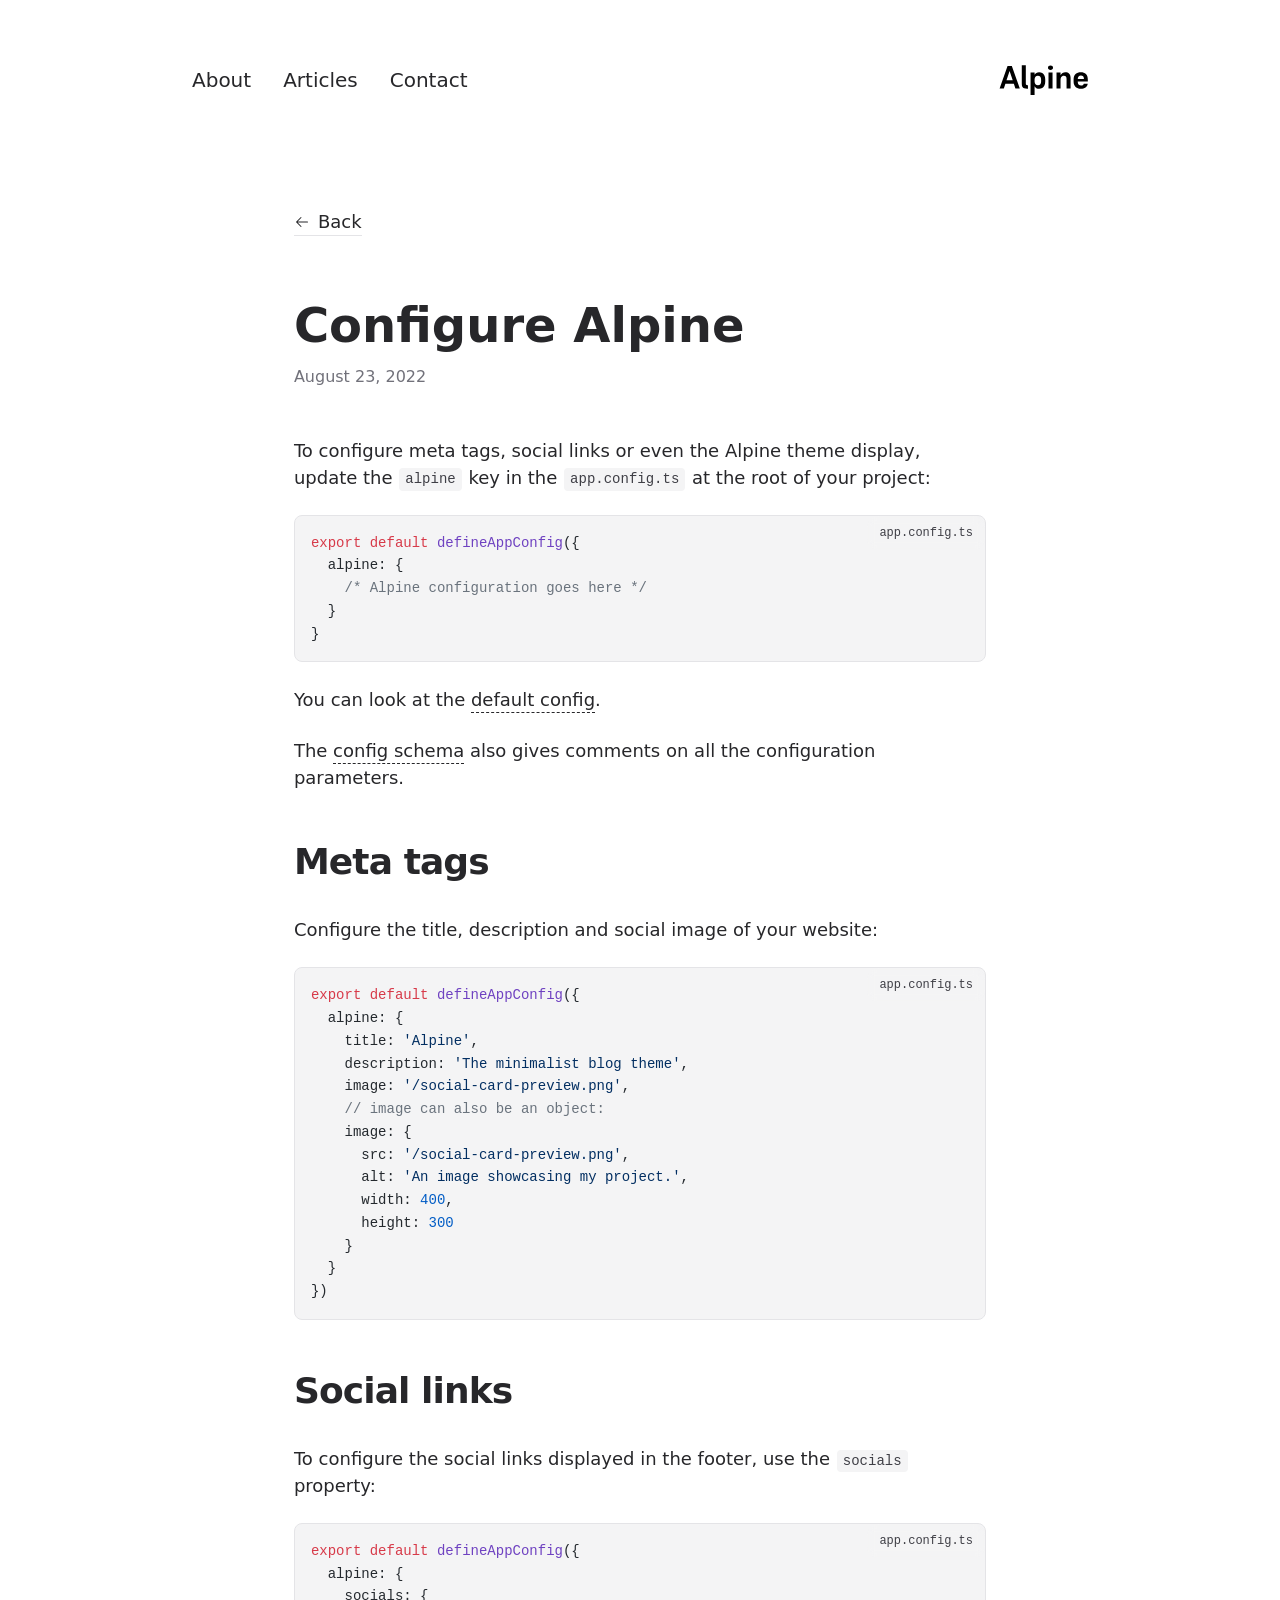
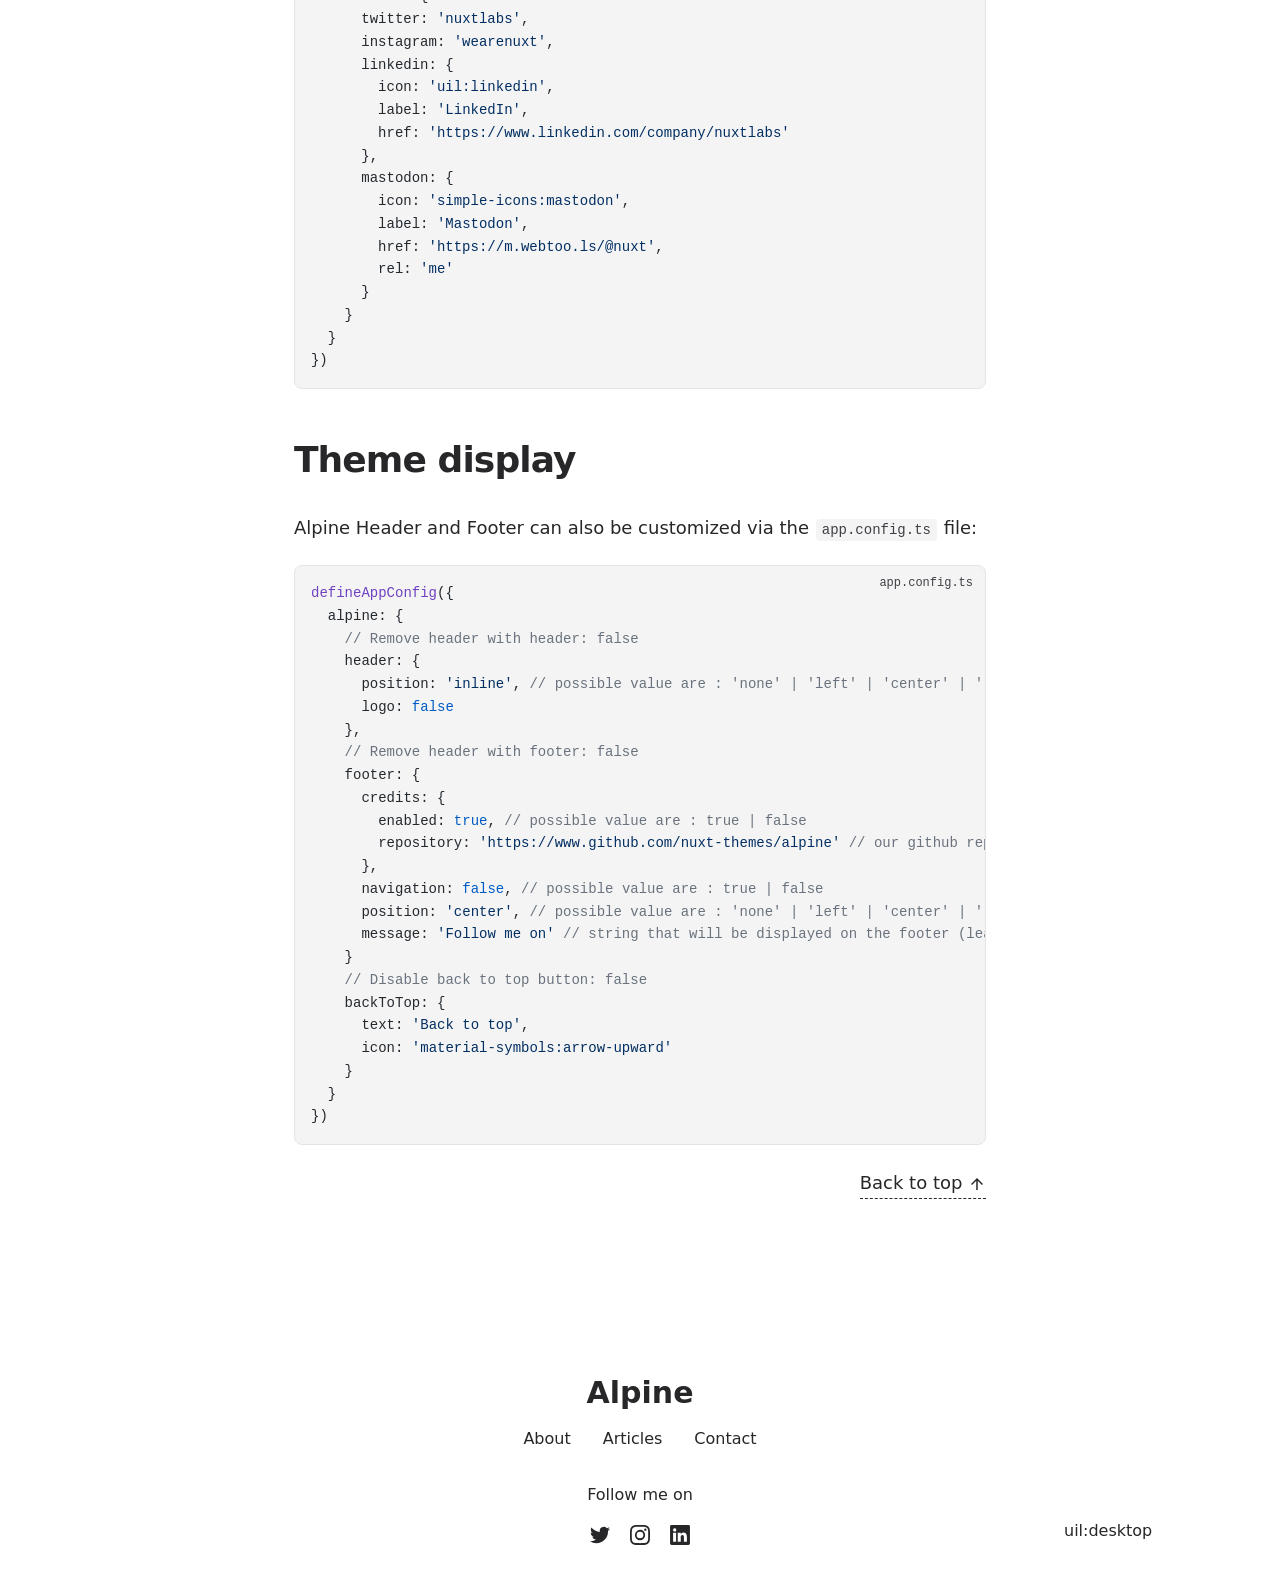
<file: articles/configure/index.html>
<!DOCTYPE html><html  lang="en"><head><meta charset="utf-8">
<meta name="viewport" content="width=device-width, initial-scale=1">
<title>Configure Alpine</title>
<meta name="twitter:card" content="summary_large_image">
<meta property="og:image:width" content="400">
<meta property="og:image:height" content="300">
<meta property="og:image:alt" content="An image showcasing my project.">
<meta property="og:title" content="Configure Alpine">
<meta name="description" content="Learn how to configure Alpine with the app.config.ts file.">
<meta property="og:description" content="Learn how to configure Alpine with the app.config.ts file.">
<meta property="og:image" content="/articles/configure-alpine.webp">
<link rel="preload" as="fetch" crossorigin="anonymous" href="/articles/configure/_payload.json?f10a82f5-c1e3-4fd4-95ea-2b50ec73f646">
<link rel="stylesheet" href="/_nuxt/entry.DFQ4GdPl.css">
<link rel="stylesheet" href="/_nuxt/DocumentDrivenNotFound.B11G-lTh.css">
<link rel="stylesheet" href="/_nuxt/article.BqVS76oC.css">
<link rel="stylesheet" href="/_nuxt/ProseA.CA8v1l5k.css">
<link rel="stylesheet" href="/_nuxt/ProseH1.BSXj9tNT.css">
<link rel="stylesheet" href="/_nuxt/ProseP.1fjG0kr7.css">
<link rel="stylesheet" href="/_nuxt/ProseCodeInline.U6Illn9T.css">
<link rel="stylesheet" href="/_nuxt/ProsePre.CchFRBtv.css">
<link rel="stylesheet" href="/_nuxt/ProseCode.BpUYiJsu.css">
<link rel="stylesheet" href="/_nuxt/ProseH2.CQjQ3bi0.css">
<link rel="modulepreload" as="script" crossorigin href="/_nuxt/CW4l2274.js">
<link rel="modulepreload" as="script" crossorigin href="/_nuxt/CWhmV9xK.js">
<link rel="modulepreload" as="script" crossorigin href="/_nuxt/Cc8KEIza.js">
<link rel="modulepreload" as="script" crossorigin href="/_nuxt/CIxEJ464.js">
<link rel="modulepreload" as="script" crossorigin href="/_nuxt/x0vuiXRH.js">
<link rel="modulepreload" as="script" crossorigin href="/_nuxt/CtrMMq85.js">
<link rel="modulepreload" as="script" crossorigin href="/_nuxt/DZyvJY2I.js">
<link rel="modulepreload" as="script" crossorigin href="/_nuxt/BbyE_ABA.js">
<link rel="modulepreload" as="script" crossorigin href="/_nuxt/BLzJzYyH.js">
<link rel="modulepreload" as="script" crossorigin href="/_nuxt/BcWussCh.js">
<link rel="modulepreload" as="script" crossorigin href="/_nuxt/BU5XUfv9.js">
<link rel="modulepreload" as="script" crossorigin href="/_nuxt/BfFJeEOQ.js">
<link rel="modulepreload" as="script" crossorigin href="/_nuxt/Bhuk2BfS.js">
<link rel="modulepreload" as="script" crossorigin href="/_nuxt/BqvGovgx.js">
<link rel="modulepreload" as="script" crossorigin href="/_nuxt/DRsvzcN2.js">
<link rel="modulepreload" as="script" crossorigin href="/_nuxt/Cy-4If1y.js">
<link rel="modulepreload" as="script" crossorigin href="/_nuxt/CujaQIfZ.js">
<link rel="prefetch" as="script" crossorigin href="/_nuxt/CXkbQobe.js">
<link rel="prefetch" as="script" crossorigin href="/_nuxt/BpUgv4XG.js">
<link rel="prefetch" as="script" crossorigin href="/_nuxt/DB6WVZgU.js">
<link rel="prefetch" as="style" href="/_nuxt/useStudio.C9PEDlQy.css">
<link rel="prefetch" as="script" crossorigin href="/_nuxt/C0oa_2-u.js">
<link rel="prefetch" as="style" href="/_nuxt/error-404.Bwq3Qtp8.css">
<link rel="prefetch" as="script" crossorigin href="/_nuxt/BKBm8EjU.js">
<link rel="prefetch" as="style" href="/_nuxt/error-500.C69HPPxN.css">
<link rel="prefetch" as="script" crossorigin href="/_nuxt/Btic34Yg.js">
<script type="module" src="/_nuxt/CW4l2274.js" crossorigin></script><style id="pinceau-runtime-hydratable">@media{.phy[--]{--puid:bBqp0V-v;}.pv-jBIpOM{max-width:var(--elements-container-maxWidth);padding-left:var(--elements-container-padding-mobile);padding-right:var(--elements-container-padding-mobile);}@media (min-width: 475px){.pv-jBIpOM{padding-left:var(--elements-container-padding-xs);padding-right:var(--elements-container-padding-xs);}}@media (min-width: 640px){.pv-jBIpOM{padding-left:var(--elements-container-padding-sm);padding-right:var(--elements-container-padding-sm);}}@media (min-width: 768px){.pv-jBIpOM{padding-left:var(--elements-container-padding-md);padding-right:var(--elements-container-padding-md);}}} </style><style id="pinceau-theme">@media { :root {--pinceau-mq: initial; --alpine-readableLine: 68ch;--alpine-backdrop-backgroundColor: #f4f4f5b3;--prose-code-inline-padding: 0.2rem 0.375rem 0.2rem 0.375rem;--prose-code-block-backdropFilter: contrast(1);--prose-code-block-border-style: solid;--prose-code-block-border-width: 1px;--prose-tbody-tr-borderBottom-style: dashed;--prose-tbody-tr-borderBottom-width: 1px;--prose-th-textAlign: inherit;--prose-thead-borderBottom-style: solid;--prose-thead-borderBottom-width: 1px;--prose-thead-border-style: solid;--prose-thead-border-width: 0px;--prose-table-textAlign: start;--prose-hr-width: 1px;--prose-hr-style: solid;--prose-li-listStylePosition: outside;--prose-ol-li-markerColor: currentColor;--prose-ol-paddingInlineStart: 21px;--prose-ol-listStyleType: decimal;--prose-ul-li-markerColor: currentColor;--prose-ul-paddingInlineStart: 21px;--prose-ul-listStyleType: disc;--prose-blockquote-border-style: solid;--prose-blockquote-border-width: 4px;--prose-blockquote-quotes: '201C' '201D' '2018' '2019';--prose-blockquote-paddingInlineStart: 24px;--prose-a-code-color-hover: currentColor;--prose-a-code-color-static: currentColor;--prose-a-hasCode-borderBottom: none;--prose-a-border-distance: 2px;--prose-a-border-color-hover: currentColor;--prose-a-border-color-static: currentColor;--prose-a-border-style-hover: solid;--prose-a-border-style-static: dashed;--prose-a-border-width: 1px;--prose-a-color-static: inherit;--prose-a-textDecoration: none;--prose-h6-margin: 3rem 0 2rem;--prose-h5-margin: 3rem 0 2rem;--prose-h4-margin: 3rem 0 2rem;--prose-h3-margin: 3rem 0 2rem;--prose-h2-margin: 3rem 0 2rem;--prose-h1-margin: 0 0 2rem;--prose-p-fontSize: 18px;--typography-lead-loose: 2;--typography-lead-relaxed: 1.625;--typography-lead-normal: 1.5;--typography-lead-snug: 1.375;--typography-lead-tight: 1.25;--typography-lead-none: 1;--typography-lead-10: 2.5rem;--typography-lead-9: 2.25rem;--typography-lead-8: 2rem;--typography-lead-7: 1.75rem;--typography-lead-6: 1.5rem;--typography-lead-5: 1.25rem;--typography-lead-4: 1rem;--typography-lead-3: .75rem;--typography-lead-2: .5rem;--typography-lead-1: .025rem;--typography-fontWeight-black: 900;--typography-fontWeight-extrabold: 800;--typography-fontWeight-bold: 700;--typography-fontWeight-semibold: 600;--typography-fontWeight-medium: 500;--typography-fontWeight-normal: 400;--typography-fontWeight-light: 300;--typography-fontWeight-extralight: 200;--typography-fontWeight-thin: 100;--typography-fontSize-9xl: 128px;--typography-fontSize-8xl: 96px;--typography-fontSize-7xl: 72px;--typography-fontSize-6xl: 60px;--typography-fontSize-5xl: 48px;--typography-fontSize-4xl: 36px;--typography-fontSize-3xl: 30px;--typography-fontSize-2xl: 24px;--typography-fontSize-xl: 20px;--typography-fontSize-lg: 18px;--typography-fontSize-base: 16px;--typography-fontSize-sm: 14px;--typography-fontSize-xs: 12px;--typography-letterSpacing-wide: 0.025em;--typography-letterSpacing-tight: -0.025em;--typography-verticalMargin-base: 24px;--typography-verticalMargin-sm: 16px;--elements-border-secondary-hover: [object Object];--elements-backdrop-background: #fffc;--elements-backdrop-filter: saturate(200%) blur(20px);--elements-container-maxWidth: 64rem;--lead-loose: 2;--lead-relaxed: 1.625;--lead-normal: 1.5;--lead-snug: 1.375;--lead-tight: 1.25;--lead-none: 1;--lead-10: 2.5rem;--lead-9: 2.25rem;--lead-8: 2rem;--lead-7: 1.75rem;--lead-6: 1.5rem;--lead-5: 1.25rem;--lead-4: 1rem;--lead-3: .75rem;--lead-2: .5rem;--lead-1: .025rem;--letterSpacing-widest: 0.1em;--letterSpacing-wider: 0.05em;--letterSpacing-wide: 0.025em;--letterSpacing-normal: 0em;--letterSpacing-tight: -0.025em;--letterSpacing-tighter: -0.05em;--fontSize-9xl: 8rem;--fontSize-8xl: 6rem;--fontSize-7xl: 4.5rem;--fontSize-6xl: 3.75rem;--fontSize-5xl: 3rem;--fontSize-4xl: 2.25rem;--fontSize-3xl: 1.875rem;--fontSize-2xl: 1.5rem;--fontSize-xl: 1.25rem;--fontSize-lg: 1.125rem;--fontSize-base: 1rem;--fontSize-sm: 0.875rem;--fontSize-xs: 0.75rem;--fontWeight-black: 900;--fontWeight-extrabold: 800;--fontWeight-bold: 700;--fontWeight-semibold: 600;--fontWeight-medium: 500;--fontWeight-normal: 400;--fontWeight-light: 300;--fontWeight-extralight: 200;--fontWeight-thin: 100;--font-mono: ui-monospace, SFMono-Regular, Menlo, Monaco, Consolas, Liberation Mono, Courier New, monospace;--font-serif: ui-serif, Georgia, Cambria, Times New Roman, Times, serif;--font-sans: ui-sans-serif, system-ui, -apple-system, BlinkMacSystemFont, Segoe UI, Roboto, Helvetica Neue, Arial, Noto Sans, sans-serif, Apple Color Emoji, Segoe UI Emoji, Segoe UI Symbol, Noto Color Emoji;--opacity-total: 1;--opacity-high: 0.8;--opacity-medium: 0.5;--opacity-soft: 0.3;--opacity-light: 0.15;--opacity-bright: 0.1;--opacity-noOpacity: 0;--borderWidth-lg: 3px;--borderWidth-md: 2px;--borderWidth-sm: 1px;--borderWidth-noBorder: 0;--space-rem-875: 0.875rem;--space-rem-625: 0.625rem;--space-rem-375: 0.375rem;--space-rem-125: 0.125rem;--space-px: 1px;--space-128: 32rem;--space-96: 24rem;--space-80: 20rem;--space-72: 18rem;--space-64: 16rem;--space-60: 15rem;--space-56: 14rem;--space-52: 13rem;--space-48: 12rem;--space-44: 11rem;--space-40: 10rem;--space-36: 9rem;--space-32: 8rem;--space-28: 7rem;--space-24: 6rem;--space-20: 5rem;--space-16: 4rem;--space-14: 3.5rem;--space-12: 3rem;--space-11: 2.75rem;--space-10: 2.5rem;--space-9: 2.25rem;--space-8: 2rem;--space-7: 1.75rem;--space-6: 1.5rem;--space-5: 1.25rem;--space-4: 1rem;--space-3: 0.75rem;--space-2: 0.5rem;--space-1: 0.25rem;--space-0: 0px;--size-full: 100%;--size-7xl: 80rem;--size-6xl: 72rem;--size-5xl: 64rem;--size-4xl: 56rem;--size-3xl: 48rem;--size-2xl: 42rem;--size-xl: 36rem;--size-lg: 32rem;--size-md: 28rem;--size-sm: 24rem;--size-xs: 20rem;--size-200: 200px;--size-104: 104px;--size-80: 80px;--size-64: 64px;--size-56: 56px;--size-48: 48px;--size-40: 40px;--size-32: 32px;--size-24: 24px;--size-20: 20px;--size-16: 16px;--size-12: 12px;--size-8: 8px;--size-6: 6px;--size-4: 4px;--size-2: 2px;--size-0: 0px;--radii-full: 9999px;--radii-3xl: 1.75rem;--radii-2xl: 1.5rem;--radii-xl: 1rem;--radii-lg: 0.75rem;--radii-md: 0.5rem;--radii-sm: 0.375rem;--radii-xs: 0.25rem;--radii-2xs: 0.125rem;--radii-none: 0px;--shadow-none: 0px 0px 0px 0px transparent;--shadow-lg: 0px 10px 15px -3px #000000, 0px 4px 6px -4px #000000;--shadow-md: 0px 4px 6px -1px #000000, 0px 2px 4px -2px #000000;--shadow-sm: 0px 1px 3px 0px #000000, 0px 1px 2px -1px #000000;--shadow-xs: 0px 1px 2px 0px #000000;--height-screen: 100vh;--width-screen: 100vw;--color-primary-900: #002e38;--color-primary-800: #005c70;--color-primary-700: #008aa9;--color-primary-600: #00b9e1;--color-primary-500: #1ad6ff;--color-primary-400: #40ddff;--color-primary-300: #66e4ff;--color-primary-200: #8deaff;--color-primary-100: #b3f1ff;--color-primary-50: #d9f8ff;--color-ruby-900: #380011;--color-ruby-800: #700021;--color-ruby-700: #a90032;--color-ruby-600: #e10043;--color-ruby-500: #ff1a5e;--color-ruby-400: #ff4079;--color-ruby-300: #ff6694;--color-ruby-200: #ff8dae;--color-ruby-100: #ffb3c9;--color-ruby-50: #ffd9e4;--color-pink-900: #380025;--color-pink-800: #70004b;--color-pink-700: #a90070;--color-pink-600: #e10095;--color-pink-500: #ff1ab2;--color-pink-400: #ff40bf;--color-pink-300: #ff66cc;--color-pink-200: #ff8dd8;--color-pink-100: #ffb3e5;--color-pink-50: #ffd9f2;--color-purple-900: #190038;--color-purple-800: #330070;--color-purple-700: #4c00a9;--color-purple-600: #6500e1;--color-purple-500: #811aff;--color-purple-400: #9640ff;--color-purple-300: #ab66ff;--color-purple-200: #c08dff;--color-purple-100: #d5b3ff;--color-purple-50: #ead9ff;--color-royalblue-900: #0b0531;--color-royalblue-800: #160a62;--color-royalblue-700: #211093;--color-royalblue-600: #2c15c4;--color-royalblue-500: #4127e8;--color-royalblue-400: #614bec;--color-royalblue-300: #806ff0;--color-royalblue-200: #a093f3;--color-royalblue-100: #c0b7f7;--color-royalblue-50: #dfdbfb;--color-indigoblue-900: #001238;--color-indigoblue-800: #002370;--color-indigoblue-700: #0035a9;--color-indigoblue-600: #0047e1;--color-indigoblue-500: #1a62ff;--color-indigoblue-400: #407cff;--color-indigoblue-300: #6696ff;--color-indigoblue-200: #8db0ff;--color-indigoblue-100: #b3cbff;--color-indigoblue-50: #d9e5ff;--color-blue-900: #002438;--color-blue-800: #004870;--color-blue-700: #006ca9;--color-blue-600: #0090e1;--color-blue-500: #1aadff;--color-blue-400: #40bbff;--color-blue-300: #66c8ff;--color-blue-200: #8dd6ff;--color-blue-100: #b3e4ff;--color-blue-50: #d9f1ff;--color-lightblue-900: #002e38;--color-lightblue-800: #005c70;--color-lightblue-700: #008aa9;--color-lightblue-600: #00b9e1;--color-lightblue-500: #1ad6ff;--color-lightblue-400: #40ddff;--color-lightblue-300: #66e4ff;--color-lightblue-200: #8deaff;--color-lightblue-100: #b3f1ff;--color-lightblue-50: #d9f8ff;--color-teal-900: #062a28;--color-teal-800: #0b544f;--color-teal-700: #117d77;--color-teal-600: #16a79e;--color-teal-500: #1cd1c6;--color-teal-400: #36e4da;--color-teal-300: #5fe9e1;--color-teal-200: #87efe9;--color-teal-100: #aff4f0;--color-teal-50: #d7faf8;--color-pear-900: #2a2b09;--color-pear-800: #545512;--color-pear-700: #7e801b;--color-pear-600: #a8aa24;--color-pear-500: #d0d32f;--color-pear-400: #d8da52;--color-pear-300: #e0e274;--color-pear-200: #e8e997;--color-pear-100: #eff0ba;--color-pear-50: #f7f8dc;--color-red-900: #380300;--color-red-800: #700700;--color-red-700: #a90a00;--color-red-600: #e10e00;--color-red-500: #ff281a;--color-red-400: #ff4c40;--color-red-300: #ff7066;--color-red-200: #ff948d;--color-red-100: #ffb7b3;--color-red-50: #ffdbd9;--color-orange-900: #381800;--color-orange-800: #702f00;--color-orange-700: #a94700;--color-orange-600: #e15e00;--color-orange-500: #ff7a1a;--color-orange-400: #ff9040;--color-orange-300: #ffa666;--color-orange-200: #ffbd8d;--color-orange-100: #ffd3b3;--color-orange-50: #ffe9d9;--color-yellow-900: #362b03;--color-yellow-800: #6d5605;--color-yellow-700: #a38108;--color-yellow-600: #daac0a;--color-yellow-500: #f5c828;--color-yellow-400: #f7d14c;--color-yellow-300: #f8da70;--color-yellow-200: #fae393;--color-yellow-100: #fcedb7;--color-yellow-50: #fdf6db;--color-green-900: #003f25;--color-green-800: #005e38;--color-green-700: #007e4a;--color-green-600: #009d5d;--color-green-500: #00bd6f;--color-green-400: #00dc82;--color-green-300: #30ffaa;--color-green-200: #83ffcc;--color-green-100: #acffdd;--color-green-50: #d6ffee;--color-gray-900: #18181B;--color-gray-800: #27272A;--color-gray-700: #3f3f46;--color-gray-600: #52525B;--color-gray-500: #71717A;--color-gray-400: #a1a1aa;--color-gray-300: #D4d4d8;--color-gray-200: #e4e4e7;--color-gray-100: #f4f4f5;--color-gray-50: #fafafa;--color-black: #0c0c0d;--color-white: #FFFFFF;--media-portrait: only screen and (orientation: portrait);--media-landscape: only screen and (orientation: landscape);--media-rm: (prefers-reduced-motion: reduce);--media-2xl: (min-width: 1536px);--media-xl: (min-width: 1280px);--media-lg: (min-width: 1024px);--media-md: (min-width: 768px);--media-sm: (min-width: 640px);--media-xs: (min-width: 475px);--alpine-body-color: var(--color-gray-800);--alpine-body-backgroundColor: var(--color-white);--prose-code-inline-fontWeight: var(--typography-fontWeight-normal);--prose-code-inline-fontSize: var(--typography-fontSize-sm);--prose-code-inline-borderRadius: var(--radii-xs);--prose-code-block-pre-padding: var(--typography-verticalMargin-sm);--prose-code-block-margin: var(--typography-verticalMargin-base) 0;--prose-code-block-fontSize: var(--typography-fontSize-sm);--prose-tbody-code-inline-fontSize: var(--typography-fontSize-sm);--prose-tbody-td-padding: var(--typography-verticalMargin-sm);--prose-th-fontWeight: var(--typography-fontWeight-semibold);--prose-th-padding: 0 var(--typography-verticalMargin-sm) var(--typography-verticalMargin-sm) var(--typography-verticalMargin-sm);--prose-table-lineHeight: var(--typography-lead-6);--prose-table-fontSize: var(--typography-fontSize-sm);--prose-table-margin: var(--typography-verticalMargin-base) 0;--prose-hr-margin: var(--typography-verticalMargin-base) 0;--prose-li-margin: var(--typography-verticalMargin-sm) 0;--prose-ol-margin: var(--typography-verticalMargin-base) 0;--prose-ul-margin: var(--typography-verticalMargin-base) 0;--prose-blockquote-margin: var(--typography-verticalMargin-base) 0;--prose-a-code-border-style: var(--prose-a-border-style-static);--prose-a-code-border-width: var(--prose-a-border-width);--prose-a-fontWeight: var(--typography-fontWeight-medium);--prose-img-margin: var(--typography-verticalMargin-base) 0;--prose-strong-fontWeight: var(--typography-fontWeight-semibold);--prose-h6-iconSize: var(--typography-fontSize-base);--prose-h6-fontWeight: var(--typography-fontWeight-semibold);--prose-h6-lineHeight: var(--typography-lead-normal);--prose-h6-fontSize: var(--typography-fontSize-lg);--prose-h5-iconSize: var(--typography-fontSize-lg);--prose-h5-fontWeight: var(--typography-fontWeight-semibold);--prose-h5-lineHeight: var(--typography-lead-snug);--prose-h5-fontSize: var(--typography-fontSize-xl);--prose-h4-iconSize: var(--typography-fontSize-lg);--prose-h4-letterSpacing: var(--typography-letterSpacing-tight);--prose-h4-fontWeight: var(--typography-fontWeight-semibold);--prose-h4-lineHeight: var(--typography-lead-snug);--prose-h4-fontSize: var(--typography-fontSize-2xl);--prose-h3-iconSize: var(--typography-fontSize-xl);--prose-h3-letterSpacing: var(--typography-letterSpacing-tight);--prose-h3-fontWeight: var(--typography-fontWeight-semibold);--prose-h3-lineHeight: var(--typography-lead-snug);--prose-h3-fontSize: var(--typography-fontSize-3xl);--prose-h2-iconSize: var(--typography-fontSize-2xl);--prose-h2-letterSpacing: var(--typography-letterSpacing-tight);--prose-h2-fontWeight: var(--typography-fontWeight-semibold);--prose-h2-lineHeight: var(--typography-lead-tight);--prose-h2-fontSize: var(--typography-fontSize-4xl);--prose-h1-iconSize: var(--typography-fontSize-3xl);--prose-h1-letterSpacing: var(--typography-letterSpacing-tight);--prose-h1-fontWeight: var(--typography-fontWeight-bold);--prose-h1-lineHeight: var(--typography-lead-tight);--prose-h1-fontSize: var(--typography-fontSize-5xl);--prose-p-br-margin: var(--typography-verticalMargin-base) 0 0 0;--prose-p-margin: var(--typography-verticalMargin-base) 0;--prose-p-lineHeight: var(--typography-lead-normal);--typography-color-primary-900: var(--color-primary-900);--typography-color-primary-800: var(--color-primary-800);--typography-color-primary-700: var(--color-primary-700);--typography-color-primary-600: var(--color-primary-600);--typography-color-primary-500: var(--color-primary-500);--typography-color-primary-400: var(--color-primary-400);--typography-color-primary-300: var(--color-primary-300);--typography-color-primary-200: var(--color-primary-200);--typography-color-primary-100: var(--color-primary-100);--typography-color-primary-50: var(--color-primary-50);--typography-font-code: var(--font-mono);--typography-font-body: var(--font-sans);--typography-font-display: var(--font-sans);--typography-body-backgroundColor: var(--color-white);--typography-body-color: var(--color-black);--elements-state-danger-borderColor-secondary: var(--color-red-200);--elements-state-danger-borderColor-primary: var(--color-red-100);--elements-state-danger-backgroundColor-secondary: var(--color-red-100);--elements-state-danger-backgroundColor-primary: var(--color-red-50);--elements-state-danger-color-secondary: var(--color-red-600);--elements-state-danger-color-primary: var(--color-red-500);--elements-state-warning-borderColor-secondary: var(--color-yellow-200);--elements-state-warning-borderColor-primary: var(--color-yellow-100);--elements-state-warning-backgroundColor-secondary: var(--color-yellow-100);--elements-state-warning-backgroundColor-primary: var(--color-yellow-50);--elements-state-warning-color-secondary: var(--color-yellow-700);--elements-state-warning-color-primary: var(--color-yellow-600);--elements-state-success-borderColor-secondary: var(--color-green-200);--elements-state-success-borderColor-primary: var(--color-green-100);--elements-state-success-backgroundColor-secondary: var(--color-green-100);--elements-state-success-backgroundColor-primary: var(--color-green-50);--elements-state-success-color-secondary: var(--color-green-600);--elements-state-success-color-primary: var(--color-green-500);--elements-state-info-borderColor-secondary: var(--color-blue-200);--elements-state-info-borderColor-primary: var(--color-blue-100);--elements-state-info-backgroundColor-secondary: var(--color-blue-100);--elements-state-info-backgroundColor-primary: var(--color-blue-50);--elements-state-info-color-secondary: var(--color-blue-600);--elements-state-info-color-primary: var(--color-blue-500);--elements-state-primary-borderColor-secondary: var(--color-primary-200);--elements-state-primary-borderColor-primary: var(--color-primary-100);--elements-state-primary-backgroundColor-secondary: var(--color-primary-100);--elements-state-primary-backgroundColor-primary: var(--color-primary-50);--elements-state-primary-color-secondary: var(--color-primary-700);--elements-state-primary-color-primary: var(--color-primary-600);--elements-surface-secondary-backgroundColor: var(--color-gray-200);--elements-surface-primary-backgroundColor: var(--color-gray-100);--elements-surface-background-base: var(--color-gray-100);--elements-border-secondary-static: var(--color-gray-200);--elements-border-primary-hover: var(--color-gray-200);--elements-border-primary-static: var(--color-gray-100);--elements-container-padding-md: var(--space-16);--elements-container-padding-sm: var(--space-12);--elements-container-padding-xs: var(--space-8);--elements-container-padding-mobile: var(--space-6);--elements-text-secondary-color-hover: var(--color-gray-700);--elements-text-secondary-color-static: var(--color-gray-500);--elements-text-primary-color-static: var(--color-gray-900);--text-6xl-lineHeight: var(--lead-none);--text-6xl-fontSize: var(--fontSize-6xl);--text-5xl-lineHeight: var(--lead-none);--text-5xl-fontSize: var(--fontSize-5xl);--text-4xl-lineHeight: var(--lead-10);--text-4xl-fontSize: var(--fontSize-4xl);--text-3xl-lineHeight: var(--lead-9);--text-3xl-fontSize: var(--fontSize-3xl);--text-2xl-lineHeight: var(--lead-8);--text-2xl-fontSize: var(--fontSize-2xl);--text-xl-lineHeight: var(--lead-7);--text-xl-fontSize: var(--fontSize-xl);--text-lg-lineHeight: var(--lead-7);--text-lg-fontSize: var(--fontSize-lg);--text-base-lineHeight: var(--lead-6);--text-base-fontSize: var(--fontSize-base);--text-sm-lineHeight: var(--lead-5);--text-sm-fontSize: var(--fontSize-sm);--text-xs-lineHeight: var(--lead-4);--text-xs-fontSize: var(--fontSize-xs);--shadow-2xl: 0px 25px 50px -12px var(--color-gray-900);--shadow-xl: 0px 20px 25px -5px var(--color-gray-400), 0px 8px 10px -6px #000000;--color-secondary-900: var(--color-gray-900);--color-secondary-800: var(--color-gray-800);--color-secondary-700: var(--color-gray-700);--color-secondary-600: var(--color-gray-600);--color-secondary-500: var(--color-gray-500);--color-secondary-400: var(--color-gray-400);--color-secondary-300: var(--color-gray-300);--color-secondary-200: var(--color-gray-200);--color-secondary-100: var(--color-gray-100);--color-secondary-50: var(--color-gray-50);--prose-a-code-background-hover: var(--typography-color-primary-50);--prose-a-code-border-color-hover: var(--typography-color-primary-500);--prose-a-color-hover: var(--typography-color-primary-500);--typography-color-secondary-900: var(--color-secondary-900);--typography-color-secondary-800: var(--color-secondary-800);--typography-color-secondary-700: var(--color-secondary-700);--typography-color-secondary-600: var(--color-secondary-600);--typography-color-secondary-500: var(--color-secondary-500);--typography-color-secondary-400: var(--color-secondary-400);--typography-color-secondary-300: var(--color-secondary-300);--typography-color-secondary-200: var(--color-secondary-200);--typography-color-secondary-100: var(--color-secondary-100);--typography-color-secondary-50: var(--color-secondary-50);--prose-code-inline-backgroundColor: var(--typography-color-secondary-100);--prose-code-inline-color: var(--typography-color-secondary-700);--prose-code-block-backgroundColor: var(--typography-color-secondary-100);--prose-code-block-color: var(--typography-color-secondary-700);--prose-code-block-border-color: var(--typography-color-secondary-200);--prose-tbody-tr-borderBottom-color: var(--typography-color-secondary-200);--prose-th-color: var(--typography-color-secondary-600);--prose-thead-borderBottom-color: var(--typography-color-secondary-200);--prose-thead-border-color: var(--typography-color-secondary-300);--prose-hr-color: var(--typography-color-secondary-200);--prose-blockquote-border-color: var(--typography-color-secondary-200);--prose-blockquote-color: var(--typography-color-secondary-500);--prose-a-code-border-color-static: var(--typography-color-secondary-400); } }@media { :root.dark {--pinceau-mq: dark; --alpine-backdrop-backgroundColor: #18181bb3;--prose-code-block-backdropFilter: contrast(1);--prose-ol-li-markerColor: currentColor;--prose-ul-li-markerColor: currentColor;--prose-a-code-color-hover: currentColor;--prose-a-code-color-static: currentColor;--prose-a-border-color-hover: currentColor;--prose-a-border-color-static: currentColor;--prose-a-color-static: inherit;--elements-backdrop-background: #0c0d0ccc;--alpine-body-color: var(--color-gray-200);--alpine-body-backgroundColor: var(--color-black);--typography-body-backgroundColor: var(--color-black);--typography-body-color: var(--color-white);--elements-state-danger-borderColor-secondary: var(--color-red-700);--elements-state-danger-borderColor-primary: var(--color-red-800);--elements-state-danger-backgroundColor-secondary: var(--color-red-800);--elements-state-danger-backgroundColor-primary: var(--color-red-900);--elements-state-danger-color-secondary: var(--color-red-200);--elements-state-danger-color-primary: var(--color-red-300);--elements-state-warning-borderColor-secondary: var(--color-yellow-700);--elements-state-warning-borderColor-primary: var(--color-yellow-800);--elements-state-warning-backgroundColor-secondary: var(--color-yellow-800);--elements-state-warning-backgroundColor-primary: var(--color-yellow-900);--elements-state-warning-color-secondary: var(--color-yellow-200);--elements-state-warning-color-primary: var(--color-yellow-400);--elements-state-success-borderColor-secondary: var(--color-green-700);--elements-state-success-borderColor-primary: var(--color-green-800);--elements-state-success-backgroundColor-secondary: var(--color-green-800);--elements-state-success-backgroundColor-primary: var(--color-green-900);--elements-state-success-color-secondary: var(--color-green-200);--elements-state-success-color-primary: var(--color-green-400);--elements-state-info-borderColor-secondary: var(--color-blue-700);--elements-state-info-borderColor-primary: var(--color-blue-800);--elements-state-info-backgroundColor-secondary: var(--color-blue-800);--elements-state-info-backgroundColor-primary: var(--color-blue-900);--elements-state-info-color-secondary: var(--color-blue-200);--elements-state-info-color-primary: var(--color-blue-400);--elements-state-primary-borderColor-secondary: var(--color-primary-700);--elements-state-primary-borderColor-primary: var(--color-primary-800);--elements-state-primary-backgroundColor-secondary: var(--color-primary-800);--elements-state-primary-backgroundColor-primary: var(--color-primary-900);--elements-state-primary-color-secondary: var(--color-primary-200);--elements-state-primary-color-primary: var(--color-primary-400);--elements-surface-secondary-backgroundColor: var(--color-gray-800);--elements-surface-primary-backgroundColor: var(--color-gray-900);--elements-surface-background-base: var(--color-gray-900);--elements-border-secondary-static: var(--color-gray-800);--elements-border-primary-hover: var(--color-gray-800);--elements-border-primary-static: var(--color-gray-900);--elements-text-secondary-color-hover: var(--color-gray-200);--elements-text-secondary-color-static: var(--color-gray-400);--elements-text-primary-color-static: var(--color-gray-50);--prose-a-code-background-hover: var(--typography-color-primary-900);--prose-a-code-border-color-hover: var(--typography-color-primary-600);--prose-a-color-hover: var(--typography-color-primary-400);--prose-code-inline-backgroundColor: var(--typography-color-secondary-800);--prose-code-inline-color: var(--typography-color-secondary-200);--prose-code-block-backgroundColor: var(--typography-color-secondary-900);--prose-code-block-color: var(--typography-color-secondary-200);--prose-code-block-border-color: var(--typography-color-secondary-800);--prose-tbody-tr-borderBottom-color: var(--typography-color-secondary-800);--prose-th-color: var(--typography-color-secondary-400);--prose-thead-borderBottom-color: var(--typography-color-secondary-800);--prose-thead-border-color: var(--typography-color-secondary-600);--prose-hr-color: var(--typography-color-secondary-800);--prose-blockquote-border-color: var(--typography-color-secondary-700);--prose-blockquote-color: var(--typography-color-secondary-400);--prose-a-code-border-color-static: var(--typography-color-secondary-600); } }</style><script>"use strict";(()=>{const a=window,e=document.documentElement,c=window.localStorage,d=["dark","light"],n=c&&c.getItem&&c.getItem("nuxt-color-mode")||"system";let l=n==="system"?f():n;const i=e.getAttribute("data-color-mode-forced");i&&(l=i),r(l),a["__NUXT_COLOR_MODE__"]={preference:n,value:l,getColorScheme:f,addColorScheme:r,removeColorScheme:u};function r(o){const t=""+o+"",s="";e.classList?e.classList.add(t):e.className+=" "+t,s&&e.setAttribute("data-"+s,o)}function u(o){const t=""+o+"",s="";e.classList?e.classList.remove(t):e.className=e.className.replace(new RegExp(t,"g"),""),s&&e.removeAttribute("data-"+s)}function m(o){return a.matchMedia("(prefers-color-scheme"+o+")")}function f(){if(a.matchMedia&&m("").media!=="not all"){for(const o of d)if(m(":"+o).matches)return o}return"light"}})();
</script></head><body><div id="__nuxt"><div class="container pv-jBIpOM pc-bBqp0V app-layout" data-v-7d05ce35 data-v-9f350c92><!--[--><div class="nuxt-progress" style="width:0%;height:3px;opacity:0;background-size:Infinity% auto;" data-v-7d05ce35></div><header class="right" data-v-7d05ce35 data-v-50c068c2><div class="menu" data-v-50c068c2><button aria-label="Navigation Menu" data-v-50c068c2><svg width="24" height="24" viewBox="0 0 68 68" fill="currentColor" xmlns="http://www.w3.org/2000/svg" data-v-50c068c2><path d="M8 34C8 32.1362 8 31.2044 8.30448 30.4693C8.71046 29.4892 9.48915 28.7105 10.4693 28.3045C11.2044 28 12.1362 28 14 28C15.8638 28 16.7956 28 17.5307 28.3045C18.5108 28.7105 19.2895 29.4892 19.6955 30.4693C20 31.2044 20 32.1362 20 34C20 35.8638 20 36.7956 19.6955 37.5307C19.2895 38.5108 18.5108 39.2895 17.5307 39.6955C16.7956 40 15.8638 40 14 40C12.1362 40 11.2044 40 10.4693 39.6955C9.48915 39.2895 8.71046 38.5108 8.30448 37.5307C8 36.7956 8 35.8638 8 34Z" data-v-50c068c2></path><path d="M28 34C28 32.1362 28 31.2044 28.3045 30.4693C28.7105 29.4892 29.4892 28.7105 30.4693 28.3045C31.2044 28 32.1362 28 34 28C35.8638 28 36.7956 28 37.5307 28.3045C38.5108 28.7105 39.2895 29.4892 39.6955 30.4693C40 31.2044 40 32.1362 40 34C40 35.8638 40 36.7956 39.6955 37.5307C39.2895 38.5108 38.5108 39.2895 37.5307 39.6955C36.7956 40 35.8638 40 34 40C32.1362 40 31.2044 40 30.4693 39.6955C29.4892 39.2895 28.7105 38.5108 28.3045 37.5307C28 36.7956 28 35.8638 28 34Z" data-v-50c068c2></path><path d="M48 34C48 32.1362 48 31.2044 48.3045 30.4693C48.7105 29.4892 49.4892 28.7105 50.4693 28.3045C51.2044 28 52.1362 28 54 28C55.8638 28 56.7956 28 57.5307 28.3045C58.5108 28.7105 59.2895 29.4892 59.6955 30.4693C60 31.2044 60 32.1362 60 34C60 35.8638 60 36.7956 59.6955 37.5307C59.2895 38.5108 58.5108 39.2895 57.5307 39.6955C56.7956 40 55.8638 40 54 40C52.1362 40 51.2044 40 50.4693 39.6955C49.4892 39.2895 48.7105 38.5108 48.3045 37.5307C48 36.7956 48 35.8638 48 34Z" data-v-50c068c2></path></svg></button></div><div class="overlay" data-v-50c068c2><nav data-v-50c068c2 data-v-696f8a70><ul data-v-696f8a70><!--[--><li data-v-696f8a70><a href="/" class="" data-v-696f8a70><span class="underline-fx" data-v-696f8a70></span> About</a></li><li data-v-696f8a70><a href="/articles" class="" data-v-696f8a70><span class="underline-fx" data-v-696f8a70></span> Articles</a></li><li data-v-696f8a70><a href="/contact" class="" data-v-696f8a70><span class="underline-fx" data-v-696f8a70></span> Contact</a></li><!--]--></ul></nav></div><div class="logo" data-v-50c068c2><a href="/" class="" data-v-50c068c2><img src="/logo-dark.svg" class="dark-img" alt="alpine" width="89" height="31" data-v-50c068c2><img src="/logo.svg" class="light-img" alt="alpine" width="89" height="31" data-v-50c068c2></a></div><div class="main-nav" data-v-50c068c2><nav data-v-50c068c2 data-v-696f8a70><ul data-v-696f8a70><!--[--><li data-v-696f8a70><a href="/" class="" data-v-696f8a70><span class="underline-fx" data-v-696f8a70></span> About</a></li><li data-v-696f8a70><a href="/articles" class="" data-v-696f8a70><span class="underline-fx" data-v-696f8a70></span> Articles</a></li><li data-v-696f8a70><a href="/contact" class="" data-v-696f8a70><span class="underline-fx" data-v-696f8a70></span> Contact</a></li><!--]--></ul></nav></div></header><!--[--><div class="document-driven-page"><article data-v-3fbc8182><a href="/articles" class="back" data-v-3fbc8182><svg xmlns="http://www.w3.org/2000/svg" xmlns:xlink="http://www.w3.org/1999/xlink" aria-hidden="true" role="img" class="icon" data-v-3fbc8182 style="" width="1em" height="1em" viewBox="0 0 256 256" data-v-4c52fcfa><path fill="currentColor" d="M224 128a8 8 0 0 1-8 8H59.31l58.35 58.34a8 8 0 0 1-11.32 11.32l-72-72a8 8 0 0 1 0-11.32l72-72a8 8 0 0 1 11.32 11.32L59.31 120H216a8 8 0 0 1 8 8"/></svg><span data-v-3fbc8182> Back </span></a><header data-v-3fbc8182><h1 class="title" data-v-3fbc8182>Configure Alpine</h1><time datetime="2022-08-23T00:00:00.000Z" data-v-3fbc8182>August 23, 2022</time></header><div class="prose" data-v-3fbc8182><!--[--><div><h1 id="configure-alpine" data-v-1ef32957><a aria-current="page" href="/articles/configure#configure-alpine" class="router-link-active router-link-exact-active" data-v-1ef32957><!--[-->Configure Alpine<!--]--><!----></a></h1><p data-v-4507317d><!--[-->To configure meta tags, social links or even the Alpine theme display, update the <code class="" data-v-029ebe25><!--[-->alpine<!--]--></code> key in the <code class="" data-v-029ebe25><!--[-->app.config.ts<!--]--></code> at the root of your project:<!--]--></p><div class="highlight-ts prose-code" meta data-v-e915d301><span class="filename" data-v-e915d301>app.config.ts</span><!--[--><pre class="language-ts shiki shiki-themes github-light github-dark" style=""><!--[--><code><span class="line" line="1"><span style="--shiki-default:#D73A49;--shiki-dark:#F97583">export</span><span style="--shiki-default:#D73A49;--shiki-dark:#F97583"> default</span><span style="--shiki-default:#6F42C1;--shiki-dark:#B392F0"> defineAppConfig</span><span style="--shiki-default:#24292E;--shiki-dark:#E1E4E8">({
</span></span><span class="line" line="2"><span style="--shiki-default:#24292E;--shiki-dark:#E1E4E8">  alpine: {
</span></span><span class="line" line="3"><span style="--shiki-default:#6A737D;--shiki-dark:#6A737D">    /* Alpine configuration goes here */
</span></span><span class="line" line="4"><span style="--shiki-default:#24292E;--shiki-dark:#E1E4E8">  }
</span></span><span class="line" line="5"><span style="--shiki-default:#24292E;--shiki-dark:#E1E4E8">}
</span></span></code><!--]--></pre><!--]--><button class="copy-button" data-v-e915d301 data-v-5428155e><span class="sr-only" data-v-5428155e>Copy to clipboard</span><span class="icon-wrapper" data-v-5428155e><svg xmlns="http://www.w3.org/2000/svg" xmlns:xlink="http://www.w3.org/1999/xlink" aria-hidden="true" role="img" class="icon" data-v-5428155e style="" width="18px" height="18px" viewBox="0 0 256 256" data-v-4c52fcfa><path fill="currentColor" d="M216 32H88a8 8 0 0 0-8 8v40H40a8 8 0 0 0-8 8v128a8 8 0 0 0 8 8h128a8 8 0 0 0 8-8v-40h40a8 8 0 0 0 8-8V40a8 8 0 0 0-8-8m-56 176H48V96h112Zm48-48h-32V88a8 8 0 0 0-8-8H96V48h112Z"/></svg></span></button></div><p data-v-4507317d><!--[-->You can look at the <a href="https://github.com/nuxt-themes/alpine/tree/main/app.config.ts" rel="nofollow" data-v-fc8682dd><!--[-->default config<!--]--></a>.<!--]--></p><p data-v-4507317d><!--[-->The <a href="https://github.com/nuxt-themes/alpine/tree/main/app.config.ts" rel="nofollow" data-v-fc8682dd><!--[-->config schema<!--]--></a> also gives comments on all the configuration parameters.<!--]--></p><h2 id="meta-tags" data-v-fbdf6efb><a aria-current="page" href="/articles/configure#meta-tags" class="router-link-active router-link-exact-active" data-v-fbdf6efb><!--[-->Meta tags<!--]--><!----></a></h2><p data-v-4507317d><!--[-->Configure the title, description and social image of your website:<!--]--></p><div class="highlight-ts prose-code" meta data-v-e915d301><span class="filename" data-v-e915d301>app.config.ts</span><!--[--><pre class="language-ts shiki shiki-themes github-light github-dark" style=""><!--[--><code><span class="line" line="1"><span style="--shiki-default:#D73A49;--shiki-dark:#F97583">export</span><span style="--shiki-default:#D73A49;--shiki-dark:#F97583"> default</span><span style="--shiki-default:#6F42C1;--shiki-dark:#B392F0"> defineAppConfig</span><span style="--shiki-default:#24292E;--shiki-dark:#E1E4E8">({
</span></span><span class="line" line="2"><span style="--shiki-default:#24292E;--shiki-dark:#E1E4E8">  alpine: {
</span></span><span class="line" line="3"><span style="--shiki-default:#24292E;--shiki-dark:#E1E4E8">    title: </span><span style="--shiki-default:#032F62;--shiki-dark:#9ECBFF">&#39;Alpine&#39;</span><span style="--shiki-default:#24292E;--shiki-dark:#E1E4E8">,
</span></span><span class="line" line="4"><span style="--shiki-default:#24292E;--shiki-dark:#E1E4E8">    description: </span><span style="--shiki-default:#032F62;--shiki-dark:#9ECBFF">&#39;The minimalist blog theme&#39;</span><span style="--shiki-default:#24292E;--shiki-dark:#E1E4E8">,
</span></span><span class="line" line="5"><span style="--shiki-default:#24292E;--shiki-dark:#E1E4E8">    image: </span><span style="--shiki-default:#032F62;--shiki-dark:#9ECBFF">&#39;/social-card-preview.png&#39;</span><span style="--shiki-default:#24292E;--shiki-dark:#E1E4E8">,
</span></span><span class="line" line="6"><span style="--shiki-default:#6A737D;--shiki-dark:#6A737D">    // image can also be an object:
</span></span><span class="line" line="7"><span style="--shiki-default:#24292E;--shiki-dark:#E1E4E8">    image: {
</span></span><span class="line" line="8"><span style="--shiki-default:#24292E;--shiki-dark:#E1E4E8">      src: </span><span style="--shiki-default:#032F62;--shiki-dark:#9ECBFF">&#39;/social-card-preview.png&#39;</span><span style="--shiki-default:#24292E;--shiki-dark:#E1E4E8">,
</span></span><span class="line" line="9"><span style="--shiki-default:#24292E;--shiki-dark:#E1E4E8">      alt: </span><span style="--shiki-default:#032F62;--shiki-dark:#9ECBFF">&#39;An image showcasing my project.&#39;</span><span style="--shiki-default:#24292E;--shiki-dark:#E1E4E8">,
</span></span><span class="line" line="10"><span style="--shiki-default:#24292E;--shiki-dark:#E1E4E8">      width: </span><span style="--shiki-default:#005CC5;--shiki-dark:#79B8FF">400</span><span style="--shiki-default:#24292E;--shiki-dark:#E1E4E8">,
</span></span><span class="line" line="11"><span style="--shiki-default:#24292E;--shiki-dark:#E1E4E8">      height: </span><span style="--shiki-default:#005CC5;--shiki-dark:#79B8FF">300
</span></span><span class="line" line="12"><span style="--shiki-default:#24292E;--shiki-dark:#E1E4E8">    }
</span></span><span class="line" line="13"><span style="--shiki-default:#24292E;--shiki-dark:#E1E4E8">  }
</span></span><span class="line" line="14"><span style="--shiki-default:#24292E;--shiki-dark:#E1E4E8">})
</span></span></code><!--]--></pre><!--]--><button class="copy-button" data-v-e915d301 data-v-5428155e><span class="sr-only" data-v-5428155e>Copy to clipboard</span><span class="icon-wrapper" data-v-5428155e><svg xmlns="http://www.w3.org/2000/svg" xmlns:xlink="http://www.w3.org/1999/xlink" aria-hidden="true" role="img" class="icon" data-v-5428155e style="" width="18px" height="18px" viewBox="0 0 256 256" data-v-4c52fcfa><path fill="currentColor" d="M216 32H88a8 8 0 0 0-8 8v40H40a8 8 0 0 0-8 8v128a8 8 0 0 0 8 8h128a8 8 0 0 0 8-8v-40h40a8 8 0 0 0 8-8V40a8 8 0 0 0-8-8m-56 176H48V96h112Zm48-48h-32V88a8 8 0 0 0-8-8H96V48h112Z"/></svg></span></button></div><h2 id="social-links" data-v-fbdf6efb><a aria-current="page" href="/articles/configure#social-links" class="router-link-active router-link-exact-active" data-v-fbdf6efb><!--[-->Social links<!--]--><!----></a></h2><p data-v-4507317d><!--[-->To configure the social links displayed in the footer, use the <code class="" data-v-029ebe25><!--[-->socials<!--]--></code> property:<!--]--></p><div class="highlight-ts prose-code" meta data-v-e915d301><span class="filename" data-v-e915d301>app.config.ts</span><!--[--><pre class="language-ts shiki shiki-themes github-light github-dark" style=""><!--[--><code><span class="line" line="1"><span style="--shiki-default:#D73A49;--shiki-dark:#F97583">export</span><span style="--shiki-default:#D73A49;--shiki-dark:#F97583"> default</span><span style="--shiki-default:#6F42C1;--shiki-dark:#B392F0"> defineAppConfig</span><span style="--shiki-default:#24292E;--shiki-dark:#E1E4E8">({
</span></span><span class="line" line="2"><span style="--shiki-default:#24292E;--shiki-dark:#E1E4E8">  alpine: {
</span></span><span class="line" line="3"><span style="--shiki-default:#24292E;--shiki-dark:#E1E4E8">    socials: {
</span></span><span class="line" line="4"><span style="--shiki-default:#24292E;--shiki-dark:#E1E4E8">      twitter: </span><span style="--shiki-default:#032F62;--shiki-dark:#9ECBFF">&#39;nuxtlabs&#39;</span><span style="--shiki-default:#24292E;--shiki-dark:#E1E4E8">,
</span></span><span class="line" line="5"><span style="--shiki-default:#24292E;--shiki-dark:#E1E4E8">      instagram: </span><span style="--shiki-default:#032F62;--shiki-dark:#9ECBFF">&#39;wearenuxt&#39;</span><span style="--shiki-default:#24292E;--shiki-dark:#E1E4E8">,
</span></span><span class="line" line="6"><span style="--shiki-default:#24292E;--shiki-dark:#E1E4E8">      linkedin: {
</span></span><span class="line" line="7"><span style="--shiki-default:#24292E;--shiki-dark:#E1E4E8">        icon: </span><span style="--shiki-default:#032F62;--shiki-dark:#9ECBFF">&#39;uil:linkedin&#39;</span><span style="--shiki-default:#24292E;--shiki-dark:#E1E4E8">,
</span></span><span class="line" line="8"><span style="--shiki-default:#24292E;--shiki-dark:#E1E4E8">        label: </span><span style="--shiki-default:#032F62;--shiki-dark:#9ECBFF">&#39;LinkedIn&#39;</span><span style="--shiki-default:#24292E;--shiki-dark:#E1E4E8">,
</span></span><span class="line" line="9"><span style="--shiki-default:#24292E;--shiki-dark:#E1E4E8">        href: </span><span style="--shiki-default:#032F62;--shiki-dark:#9ECBFF">&#39;https://www.linkedin.com/company/nuxtlabs&#39;
</span></span><span class="line" line="10"><span style="--shiki-default:#24292E;--shiki-dark:#E1E4E8">      },
</span></span><span class="line" line="11"><span style="--shiki-default:#24292E;--shiki-dark:#E1E4E8">      mastodon: {
</span></span><span class="line" line="12"><span style="--shiki-default:#24292E;--shiki-dark:#E1E4E8">        icon: </span><span style="--shiki-default:#032F62;--shiki-dark:#9ECBFF">&#39;simple-icons:mastodon&#39;</span><span style="--shiki-default:#24292E;--shiki-dark:#E1E4E8">,
</span></span><span class="line" line="13"><span style="--shiki-default:#24292E;--shiki-dark:#E1E4E8">        label: </span><span style="--shiki-default:#032F62;--shiki-dark:#9ECBFF">&#39;Mastodon&#39;</span><span style="--shiki-default:#24292E;--shiki-dark:#E1E4E8">,
</span></span><span class="line" line="14"><span style="--shiki-default:#24292E;--shiki-dark:#E1E4E8">        href: </span><span style="--shiki-default:#032F62;--shiki-dark:#9ECBFF">&#39;https://m.webtoo.ls/@nuxt&#39;</span><span style="--shiki-default:#24292E;--shiki-dark:#E1E4E8">,
</span></span><span class="line" line="15"><span style="--shiki-default:#24292E;--shiki-dark:#E1E4E8">        rel: </span><span style="--shiki-default:#032F62;--shiki-dark:#9ECBFF">&#39;me&#39;
</span></span><span class="line" line="16"><span style="--shiki-default:#24292E;--shiki-dark:#E1E4E8">      }
</span></span><span class="line" line="17"><span style="--shiki-default:#24292E;--shiki-dark:#E1E4E8">    }
</span></span><span class="line" line="18"><span style="--shiki-default:#24292E;--shiki-dark:#E1E4E8">  }
</span></span><span class="line" line="19"><span style="--shiki-default:#24292E;--shiki-dark:#E1E4E8">})
</span></span></code><!--]--></pre><!--]--><button class="copy-button" data-v-e915d301 data-v-5428155e><span class="sr-only" data-v-5428155e>Copy to clipboard</span><span class="icon-wrapper" data-v-5428155e><svg xmlns="http://www.w3.org/2000/svg" xmlns:xlink="http://www.w3.org/1999/xlink" aria-hidden="true" role="img" class="icon" data-v-5428155e style="" width="18px" height="18px" viewBox="0 0 256 256" data-v-4c52fcfa><path fill="currentColor" d="M216 32H88a8 8 0 0 0-8 8v40H40a8 8 0 0 0-8 8v128a8 8 0 0 0 8 8h128a8 8 0 0 0 8-8v-40h40a8 8 0 0 0 8-8V40a8 8 0 0 0-8-8m-56 176H48V96h112Zm48-48h-32V88a8 8 0 0 0-8-8H96V48h112Z"/></svg></span></button></div><h2 id="theme-display" data-v-fbdf6efb><a aria-current="page" href="/articles/configure#theme-display" class="router-link-active router-link-exact-active" data-v-fbdf6efb><!--[-->Theme display<!--]--><!----></a></h2><p data-v-4507317d><!--[-->Alpine Header and Footer can also be customized via the <code class="" data-v-029ebe25><!--[-->app.config.ts<!--]--></code> file:<!--]--></p><div class="highlight-ts prose-code" meta data-v-e915d301><span class="filename" data-v-e915d301>app.config.ts</span><!--[--><pre class="language-ts shiki shiki-themes github-light github-dark" style=""><!--[--><code><span class="line" line="1"><span style="--shiki-default:#6F42C1;--shiki-dark:#B392F0">defineAppConfig</span><span style="--shiki-default:#24292E;--shiki-dark:#E1E4E8">({
</span></span><span class="line" line="2"><span style="--shiki-default:#24292E;--shiki-dark:#E1E4E8">  alpine: {
</span></span><span class="line" line="3"><span style="--shiki-default:#6A737D;--shiki-dark:#6A737D">    // Remove header with header: false
</span></span><span class="line" line="4"><span style="--shiki-default:#24292E;--shiki-dark:#E1E4E8">    header: {
</span></span><span class="line" line="5"><span style="--shiki-default:#24292E;--shiki-dark:#E1E4E8">      position: </span><span style="--shiki-default:#032F62;--shiki-dark:#9ECBFF">&#39;inline&#39;</span><span style="--shiki-default:#24292E;--shiki-dark:#E1E4E8">, </span><span style="--shiki-default:#6A737D;--shiki-dark:#6A737D">// possible value are : &#39;none&#39; | &#39;left&#39; | &#39;center&#39; | &#39;right&#39; | &#39;inline&#39;
</span></span><span class="line" line="6"><span style="--shiki-default:#24292E;--shiki-dark:#E1E4E8">      logo: </span><span style="--shiki-default:#005CC5;--shiki-dark:#79B8FF">false
</span></span><span class="line" line="7"><span style="--shiki-default:#24292E;--shiki-dark:#E1E4E8">    },
</span></span><span class="line" line="8"><span style="--shiki-default:#6A737D;--shiki-dark:#6A737D">    // Remove header with footer: false
</span></span><span class="line" line="9"><span style="--shiki-default:#24292E;--shiki-dark:#E1E4E8">    footer: {
</span></span><span class="line" line="10"><span style="--shiki-default:#24292E;--shiki-dark:#E1E4E8">      credits: {
</span></span><span class="line" line="11"><span style="--shiki-default:#24292E;--shiki-dark:#E1E4E8">        enabled: </span><span style="--shiki-default:#005CC5;--shiki-dark:#79B8FF">true</span><span style="--shiki-default:#24292E;--shiki-dark:#E1E4E8">, </span><span style="--shiki-default:#6A737D;--shiki-dark:#6A737D">// possible value are : true | false
</span></span><span class="line" line="12"><span style="--shiki-default:#24292E;--shiki-dark:#E1E4E8">        repository: </span><span style="--shiki-default:#032F62;--shiki-dark:#9ECBFF">&#39;https://www.github.com/nuxt-themes/alpine&#39;</span><span style="--shiki-default:#6A737D;--shiki-dark:#6A737D"> // our github repository
</span></span><span class="line" line="13"><span style="--shiki-default:#24292E;--shiki-dark:#E1E4E8">      },
</span></span><span class="line" line="14"><span style="--shiki-default:#24292E;--shiki-dark:#E1E4E8">      navigation: </span><span style="--shiki-default:#005CC5;--shiki-dark:#79B8FF">false</span><span style="--shiki-default:#24292E;--shiki-dark:#E1E4E8">, </span><span style="--shiki-default:#6A737D;--shiki-dark:#6A737D">// possible value are : true | false
</span></span><span class="line" line="15"><span style="--shiki-default:#24292E;--shiki-dark:#E1E4E8">      position: </span><span style="--shiki-default:#032F62;--shiki-dark:#9ECBFF">&#39;center&#39;</span><span style="--shiki-default:#24292E;--shiki-dark:#E1E4E8">, </span><span style="--shiki-default:#6A737D;--shiki-dark:#6A737D">// possible value are : &#39;none&#39; | &#39;left&#39; | &#39;center&#39; | &#39;right&#39;
</span></span><span class="line" line="16"><span style="--shiki-default:#24292E;--shiki-dark:#E1E4E8">      message: </span><span style="--shiki-default:#032F62;--shiki-dark:#9ECBFF">&#39;Follow me on&#39;</span><span style="--shiki-default:#6A737D;--shiki-dark:#6A737D"> // string that will be displayed on the footer (leave empty or delete to disable)
</span></span><span class="line" line="17"><span style="--shiki-default:#24292E;--shiki-dark:#E1E4E8">    }
</span></span><span class="line" line="18"><span style="--shiki-default:#6A737D;--shiki-dark:#6A737D">    // Disable back to top button: false
</span></span><span class="line" line="19"><span style="--shiki-default:#24292E;--shiki-dark:#E1E4E8">    backToTop: {
</span></span><span class="line" line="20"><span style="--shiki-default:#24292E;--shiki-dark:#E1E4E8">      text: </span><span style="--shiki-default:#032F62;--shiki-dark:#9ECBFF">&#39;Back to top&#39;</span><span style="--shiki-default:#24292E;--shiki-dark:#E1E4E8">,
</span></span><span class="line" line="21"><span style="--shiki-default:#24292E;--shiki-dark:#E1E4E8">      icon: </span><span style="--shiki-default:#032F62;--shiki-dark:#9ECBFF">&#39;material-symbols:arrow-upward&#39;
</span></span><span class="line" line="22"><span style="--shiki-default:#24292E;--shiki-dark:#E1E4E8">    }
</span></span><span class="line" line="23"><span style="--shiki-default:#24292E;--shiki-dark:#E1E4E8">  }
</span></span><span class="line" line="24"><span style="--shiki-default:#24292E;--shiki-dark:#E1E4E8">})
</span></span></code><!--]--></pre><!--]--><button class="copy-button" data-v-e915d301 data-v-5428155e><span class="sr-only" data-v-5428155e>Copy to clipboard</span><span class="icon-wrapper" data-v-5428155e><svg xmlns="http://www.w3.org/2000/svg" xmlns:xlink="http://www.w3.org/1999/xlink" aria-hidden="true" role="img" class="icon" data-v-5428155e style="" width="18px" height="18px" viewBox="0 0 256 256" data-v-4c52fcfa><path fill="currentColor" d="M216 32H88a8 8 0 0 0-8 8v40H40a8 8 0 0 0-8 8v128a8 8 0 0 0 8 8h128a8 8 0 0 0 8-8v-40h40a8 8 0 0 0 8-8V40a8 8 0 0 0-8-8m-56 176H48V96h112Zm48-48h-32V88a8 8 0 0 0-8-8H96V48h112Z"/></svg></span></button></div><style>html .default .shiki span {color: var(--shiki-default);background: var(--shiki-default-bg);font-style: var(--shiki-default-font-style);font-weight: var(--shiki-default-font-weight);text-decoration: var(--shiki-default-text-decoration);}html .shiki span {color: var(--shiki-default);background: var(--shiki-default-bg);font-style: var(--shiki-default-font-style);font-weight: var(--shiki-default-font-weight);text-decoration: var(--shiki-default-text-decoration);}html .dark .shiki span {color: var(--shiki-dark);background: var(--shiki-dark-bg);font-style: var(--shiki-dark-font-style);font-weight: var(--shiki-dark-font-weight);text-decoration: var(--shiki-dark-text-decoration);}html.dark .shiki span {color: var(--shiki-dark);background: var(--shiki-dark-bg);font-style: var(--shiki-dark-font-style);font-weight: var(--shiki-dark-font-weight);text-decoration: var(--shiki-dark-text-decoration);}</style></div><!--]--><div class="back-to-top" data-v-3fbc8182><a data-v-3fbc8182 data-v-fc8682dd><!--[-->Back to top <svg xmlns="http://www.w3.org/2000/svg" xmlns:xlink="http://www.w3.org/1999/xlink" aria-hidden="true" role="img" class="icon" data-v-3fbc8182 style="" width="1em" height="1em" viewBox="0 0 24 24" data-v-4c52fcfa><path fill="currentColor" d="M11 20V7.825l-5.6 5.6L4 12l8-8l8 8l-1.4 1.425l-5.6-5.6V20z"/></svg><!--]--></a></div></div></article></div><!--]--><footer class="center" data-v-7d05ce35 data-v-5689e882><a href="https://www.github.com/nuxt-themes/alpine" rel="noopener noreferrer" class="credits" data-v-5689e882>Alpine</a><div class="navigation" data-v-5689e882><nav data-v-5689e882 data-v-696f8a70><ul data-v-696f8a70><!--[--><li data-v-696f8a70><a href="/" class="" data-v-696f8a70><span class="underline-fx" data-v-696f8a70></span> About</a></li><li data-v-696f8a70><a href="/articles" class="" data-v-696f8a70><span class="underline-fx" data-v-696f8a70></span> Articles</a></li><li data-v-696f8a70><a href="/contact" class="" data-v-696f8a70><span class="underline-fx" data-v-696f8a70></span> Contact</a></li><!--]--></ul></nav></div><p class="message" data-v-5689e882>Follow me on</p><div class="icons" data-v-5689e882><div class="social" data-v-5689e882><!--[--><a href="https://twitter.com/nuxtlabs" rel="noopener noreferrer" target="_blank" title="nuxtlabs" aria-label="nuxtlabs" data-v-d6a4885d><svg xmlns="http://www.w3.org/2000/svg" xmlns:xlink="http://www.w3.org/1999/xlink" aria-hidden="true" role="img" class="icon" data-v-d6a4885d style="" width="1em" height="1em" viewBox="0 0 24 24" data-v-4c52fcfa><path fill="currentColor" d="M22 5.8a8.49 8.49 0 0 1-2.36.64a4.13 4.13 0 0 0 1.81-2.27a8.21 8.21 0 0 1-2.61 1a4.1 4.1 0 0 0-7 3.74a11.64 11.64 0 0 1-8.45-4.29a4.16 4.16 0 0 0-.55 2.07a4.09 4.09 0 0 0 1.82 3.41a4.05 4.05 0 0 1-1.86-.51v.05a4.1 4.1 0 0 0 3.3 4a3.93 3.93 0 0 1-1.1.17a4.9 4.9 0 0 1-.77-.07a4.11 4.11 0 0 0 3.83 2.84A8.22 8.22 0 0 1 3 18.34a7.93 7.93 0 0 1-1-.06a11.57 11.57 0 0 0 6.29 1.85A11.59 11.59 0 0 0 20 8.45v-.53a8.43 8.43 0 0 0 2-2.12"/></svg></a><a href="https://instagram.com/atinuxt" rel="noopener noreferrer" target="_blank" title="atinuxt" aria-label="atinuxt" data-v-d6a4885d><svg xmlns="http://www.w3.org/2000/svg" xmlns:xlink="http://www.w3.org/1999/xlink" aria-hidden="true" role="img" class="icon" data-v-d6a4885d style="" width="1em" height="1em" viewBox="0 0 24 24" data-v-4c52fcfa><path fill="currentColor" d="M17.34 5.46a1.2 1.2 0 1 0 1.2 1.2a1.2 1.2 0 0 0-1.2-1.2m4.6 2.42a7.59 7.59 0 0 0-.46-2.43a4.94 4.94 0 0 0-1.16-1.77a4.7 4.7 0 0 0-1.77-1.15a7.3 7.3 0 0 0-2.43-.47C15.06 2 14.72 2 12 2s-3.06 0-4.12.06a7.3 7.3 0 0 0-2.43.47a4.78 4.78 0 0 0-1.77 1.15a4.7 4.7 0 0 0-1.15 1.77a7.3 7.3 0 0 0-.47 2.43C2 8.94 2 9.28 2 12s0 3.06.06 4.12a7.3 7.3 0 0 0 .47 2.43a4.7 4.7 0 0 0 1.15 1.77a4.78 4.78 0 0 0 1.77 1.15a7.3 7.3 0 0 0 2.43.47C8.94 22 9.28 22 12 22s3.06 0 4.12-.06a7.3 7.3 0 0 0 2.43-.47a4.7 4.7 0 0 0 1.77-1.15a4.85 4.85 0 0 0 1.16-1.77a7.59 7.59 0 0 0 .46-2.43c0-1.06.06-1.4.06-4.12s0-3.06-.06-4.12M20.14 16a5.61 5.61 0 0 1-.34 1.86a3.06 3.06 0 0 1-.75 1.15a3.19 3.19 0 0 1-1.15.75a5.61 5.61 0 0 1-1.86.34c-1 .05-1.37.06-4 .06s-3 0-4-.06a5.73 5.73 0 0 1-1.94-.3a3.27 3.27 0 0 1-1.1-.75a3 3 0 0 1-.74-1.15a5.54 5.54 0 0 1-.4-1.9c0-1-.06-1.37-.06-4s0-3 .06-4a5.54 5.54 0 0 1 .35-1.9A3 3 0 0 1 5 5a3.14 3.14 0 0 1 1.1-.8A5.73 5.73 0 0 1 8 3.86c1 0 1.37-.06 4-.06s3 0 4 .06a5.61 5.61 0 0 1 1.86.34a3.06 3.06 0 0 1 1.19.8a3.06 3.06 0 0 1 .75 1.1a5.61 5.61 0 0 1 .34 1.9c.05 1 .06 1.37.06 4s-.01 3-.06 4M12 6.87A5.13 5.13 0 1 0 17.14 12A5.12 5.12 0 0 0 12 6.87m0 8.46A3.33 3.33 0 1 1 15.33 12A3.33 3.33 0 0 1 12 15.33"/></svg></a><a href="https://www.linkedin.com/company/nuxtlabs" rel="noopener noreferrer" target="_blank" title="LinkedIn" aria-label="LinkedIn" data-v-d6a4885d><svg xmlns="http://www.w3.org/2000/svg" xmlns:xlink="http://www.w3.org/1999/xlink" aria-hidden="true" role="img" class="icon" data-v-d6a4885d style="" width="1em" height="1em" viewBox="0 0 24 24" data-v-4c52fcfa><path fill="currentColor" d="M20.47 2H3.53a1.45 1.45 0 0 0-1.47 1.43v17.14A1.45 1.45 0 0 0 3.53 22h16.94a1.45 1.45 0 0 0 1.47-1.43V3.43A1.45 1.45 0 0 0 20.47 2M8.09 18.74h-3v-9h3ZM6.59 8.48a1.56 1.56 0 1 1 0-3.12a1.57 1.57 0 1 1 0 3.12m12.32 10.26h-3v-4.83c0-1.21-.43-2-1.52-2A1.65 1.65 0 0 0 12.85 13a2 2 0 0 0-.1.73v5h-3v-9h3V11a3 3 0 0 1 2.71-1.5c2 0 3.45 1.29 3.45 4.06Z"/></svg></a><!--]--></div><div class="color-mode-switch" data-v-5689e882><button aria-label="Color Mode" data-v-5689e882 data-v-233b4c63><span data-v-233b4c63></span></button></div></div></footer><!--]--></div></div><div id="teleports"></div><script type="application/json" id="__NUXT_DATA__" data-ssr="true" data-src="/articles/configure/_payload.json?f10a82f5-c1e3-4fd4-95ea-2b50ec73f646">[{"state":1,"once":1020,"_errors":1022,"serverRendered":985,"path":7,"prerenderedAt":1024},["Reactive",2],{"$sdd-pages":3,"$sdd-surrounds":959,"$sdd-globals":981,"$scolor-mode":983,"$sdd-navigation":986,"$sicons":1005},["ShallowRef",4],["ShallowReactive",5],{"/articles/configure":6},{"_path":7,"_dir":8,"_draft":9,"_partial":9,"_locale":10,"title":11,"description":12,"cover":13,"author":14,"date":18,"layout":19,"body":20,"_type":954,"_id":955,"_source":956,"_file":957,"_extension":958},"/articles/configure","articles",false,"","Configure Alpine","Learn how to configure Alpine with the app.config.ts file.","/articles/configure-alpine.webp",{"name":15,"avatarUrl":16,"link":17},"Clément Ollivier","https://pbs.twimg.com/profile_images/1370286658432724996/ZMSDzzIi_400x400.jpg","https://twitter.com/clemcodes","2022-08-23T00:00:00.000Z","article",{"type":21,"children":22,"toc":949},"root",[23,31,54,130,146,159,166,171,369,375,388,629,635,647,943],{"type":24,"tag":25,"props":26,"children":28},"element","h1",{"id":27},"configure-alpine",[29],{"type":30,"value":11},"text",{"type":24,"tag":32,"props":33,"children":34},"p",{},[35,37,44,46,52],{"type":30,"value":36},"To configure meta tags, social links or even the Alpine theme display, update the ",{"type":24,"tag":38,"props":39,"children":41},"code",{"className":40},[],[42],{"type":30,"value":43},"alpine",{"type":30,"value":45}," key in the ",{"type":24,"tag":38,"props":47,"children":49},{"className":48},[],[50],{"type":30,"value":51},"app.config.ts",{"type":30,"value":53}," at the root of your project:",{"type":24,"tag":55,"props":56,"children":60},"pre",{"className":57,"code":58,"filename":51,"language":59,"meta":10,"style":10},"language-ts shiki shiki-themes github-light github-dark","export default defineAppConfig({\n  alpine: {\n    /* Alpine configuration goes here */\n  }\n}\n","ts",[61],{"type":24,"tag":38,"props":62,"children":63},{"__ignoreMap":10},[64,93,102,112,121],{"type":24,"tag":65,"props":66,"children":69},"span",{"class":67,"line":68},"line",1,[70,76,81,87],{"type":24,"tag":65,"props":71,"children":73},{"style":72},"--shiki-default:#D73A49;--shiki-dark:#F97583",[74],{"type":30,"value":75},"export",{"type":24,"tag":65,"props":77,"children":78},{"style":72},[79],{"type":30,"value":80}," default",{"type":24,"tag":65,"props":82,"children":84},{"style":83},"--shiki-default:#6F42C1;--shiki-dark:#B392F0",[85],{"type":30,"value":86}," defineAppConfig",{"type":24,"tag":65,"props":88,"children":90},{"style":89},"--shiki-default:#24292E;--shiki-dark:#E1E4E8",[91],{"type":30,"value":92},"({\n",{"type":24,"tag":65,"props":94,"children":96},{"class":67,"line":95},2,[97],{"type":24,"tag":65,"props":98,"children":99},{"style":89},[100],{"type":30,"value":101},"  alpine: {\n",{"type":24,"tag":65,"props":103,"children":105},{"class":67,"line":104},3,[106],{"type":24,"tag":65,"props":107,"children":109},{"style":108},"--shiki-default:#6A737D;--shiki-dark:#6A737D",[110],{"type":30,"value":111},"    /* Alpine configuration goes here */\n",{"type":24,"tag":65,"props":113,"children":115},{"class":67,"line":114},4,[116],{"type":24,"tag":65,"props":117,"children":118},{"style":89},[119],{"type":30,"value":120},"  }\n",{"type":24,"tag":65,"props":122,"children":124},{"class":67,"line":123},5,[125],{"type":24,"tag":65,"props":126,"children":127},{"style":89},[128],{"type":30,"value":129},"}\n",{"type":24,"tag":32,"props":131,"children":132},{},[133,135,144],{"type":30,"value":134},"You can look at the ",{"type":24,"tag":136,"props":137,"children":141},"a",{"href":138,"rel":139},"https://github.com/nuxt-themes/alpine/tree/main/app.config.ts",[140],"nofollow",[142],{"type":30,"value":143},"default config",{"type":30,"value":145},".",{"type":24,"tag":32,"props":147,"children":148},{},[149,151,157],{"type":30,"value":150},"The ",{"type":24,"tag":136,"props":152,"children":154},{"href":138,"rel":153},[140],[155],{"type":30,"value":156},"config schema",{"type":30,"value":158}," also gives comments on all the configuration parameters.",{"type":24,"tag":160,"props":161,"children":163},"h2",{"id":162},"meta-tags",[164],{"type":30,"value":165},"Meta tags",{"type":24,"tag":32,"props":167,"children":168},{},[169],{"type":30,"value":170},"Configure the title, description and social image of your website:",{"type":24,"tag":55,"props":172,"children":174},{"className":57,"code":173,"filename":51,"language":59,"meta":10,"style":10},"export default defineAppConfig({\n  alpine: {\n    title: 'Alpine',\n    description: 'The minimalist blog theme',\n    image: '/social-card-preview.png',\n    // image can also be an object:\n    image: {\n      src: '/social-card-preview.png',\n      alt: 'An image showcasing my project.',\n      width: 400,\n      height: 300\n    }\n  }\n})\n",[175],{"type":24,"tag":38,"props":176,"children":177},{"__ignoreMap":10},[178,197,204,223,240,257,266,275,292,310,329,343,352,360],{"type":24,"tag":65,"props":179,"children":180},{"class":67,"line":68},[181,185,189,193],{"type":24,"tag":65,"props":182,"children":183},{"style":72},[184],{"type":30,"value":75},{"type":24,"tag":65,"props":186,"children":187},{"style":72},[188],{"type":30,"value":80},{"type":24,"tag":65,"props":190,"children":191},{"style":83},[192],{"type":30,"value":86},{"type":24,"tag":65,"props":194,"children":195},{"style":89},[196],{"type":30,"value":92},{"type":24,"tag":65,"props":198,"children":199},{"class":67,"line":95},[200],{"type":24,"tag":65,"props":201,"children":202},{"style":89},[203],{"type":30,"value":101},{"type":24,"tag":65,"props":205,"children":206},{"class":67,"line":104},[207,212,218],{"type":24,"tag":65,"props":208,"children":209},{"style":89},[210],{"type":30,"value":211},"    title: ",{"type":24,"tag":65,"props":213,"children":215},{"style":214},"--shiki-default:#032F62;--shiki-dark:#9ECBFF",[216],{"type":30,"value":217},"'Alpine'",{"type":24,"tag":65,"props":219,"children":220},{"style":89},[221],{"type":30,"value":222},",\n",{"type":24,"tag":65,"props":224,"children":225},{"class":67,"line":114},[226,231,236],{"type":24,"tag":65,"props":227,"children":228},{"style":89},[229],{"type":30,"value":230},"    description: ",{"type":24,"tag":65,"props":232,"children":233},{"style":214},[234],{"type":30,"value":235},"'The minimalist blog theme'",{"type":24,"tag":65,"props":237,"children":238},{"style":89},[239],{"type":30,"value":222},{"type":24,"tag":65,"props":241,"children":242},{"class":67,"line":123},[243,248,253],{"type":24,"tag":65,"props":244,"children":245},{"style":89},[246],{"type":30,"value":247},"    image: ",{"type":24,"tag":65,"props":249,"children":250},{"style":214},[251],{"type":30,"value":252},"'/social-card-preview.png'",{"type":24,"tag":65,"props":254,"children":255},{"style":89},[256],{"type":30,"value":222},{"type":24,"tag":65,"props":258,"children":260},{"class":67,"line":259},6,[261],{"type":24,"tag":65,"props":262,"children":263},{"style":108},[264],{"type":30,"value":265},"    // image can also be an object:\n",{"type":24,"tag":65,"props":267,"children":269},{"class":67,"line":268},7,[270],{"type":24,"tag":65,"props":271,"children":272},{"style":89},[273],{"type":30,"value":274},"    image: {\n",{"type":24,"tag":65,"props":276,"children":278},{"class":67,"line":277},8,[279,284,288],{"type":24,"tag":65,"props":280,"children":281},{"style":89},[282],{"type":30,"value":283},"      src: ",{"type":24,"tag":65,"props":285,"children":286},{"style":214},[287],{"type":30,"value":252},{"type":24,"tag":65,"props":289,"children":290},{"style":89},[291],{"type":30,"value":222},{"type":24,"tag":65,"props":293,"children":295},{"class":67,"line":294},9,[296,301,306],{"type":24,"tag":65,"props":297,"children":298},{"style":89},[299],{"type":30,"value":300},"      alt: ",{"type":24,"tag":65,"props":302,"children":303},{"style":214},[304],{"type":30,"value":305},"'An image showcasing my project.'",{"type":24,"tag":65,"props":307,"children":308},{"style":89},[309],{"type":30,"value":222},{"type":24,"tag":65,"props":311,"children":313},{"class":67,"line":312},10,[314,319,325],{"type":24,"tag":65,"props":315,"children":316},{"style":89},[317],{"type":30,"value":318},"      width: ",{"type":24,"tag":65,"props":320,"children":322},{"style":321},"--shiki-default:#005CC5;--shiki-dark:#79B8FF",[323],{"type":30,"value":324},"400",{"type":24,"tag":65,"props":326,"children":327},{"style":89},[328],{"type":30,"value":222},{"type":24,"tag":65,"props":330,"children":332},{"class":67,"line":331},11,[333,338],{"type":24,"tag":65,"props":334,"children":335},{"style":89},[336],{"type":30,"value":337},"      height: ",{"type":24,"tag":65,"props":339,"children":340},{"style":321},[341],{"type":30,"value":342},"300\n",{"type":24,"tag":65,"props":344,"children":346},{"class":67,"line":345},12,[347],{"type":24,"tag":65,"props":348,"children":349},{"style":89},[350],{"type":30,"value":351},"    }\n",{"type":24,"tag":65,"props":353,"children":355},{"class":67,"line":354},13,[356],{"type":24,"tag":65,"props":357,"children":358},{"style":89},[359],{"type":30,"value":120},{"type":24,"tag":65,"props":361,"children":363},{"class":67,"line":362},14,[364],{"type":24,"tag":65,"props":365,"children":366},{"style":89},[367],{"type":30,"value":368},"})\n",{"type":24,"tag":160,"props":370,"children":372},{"id":371},"social-links",[373],{"type":30,"value":374},"Social links",{"type":24,"tag":32,"props":376,"children":377},{},[378,380,386],{"type":30,"value":379},"To configure the social links displayed in the footer, use the ",{"type":24,"tag":38,"props":381,"children":383},{"className":382},[],[384],{"type":30,"value":385},"socials",{"type":30,"value":387}," property:",{"type":24,"tag":55,"props":389,"children":391},{"className":57,"code":390,"filename":51,"language":59,"meta":10,"style":10},"export default defineAppConfig({\n  alpine: {\n    socials: {\n      twitter: 'nuxtlabs',\n      instagram: 'wearenuxt',\n      linkedin: {\n        icon: 'uil:linkedin',\n        label: 'LinkedIn',\n        href: 'https://www.linkedin.com/company/nuxtlabs'\n      },\n      mastodon: {\n        icon: 'simple-icons:mastodon',\n        label: 'Mastodon',\n        href: 'https://m.webtoo.ls/@nuxt',\n        rel: 'me'\n      }\n    }\n  }\n})\n",[392],{"type":24,"tag":38,"props":393,"children":394},{"__ignoreMap":10},[395,414,421,429,446,463,471,488,505,518,526,534,550,566,582,596,605,613,621],{"type":24,"tag":65,"props":396,"children":397},{"class":67,"line":68},[398,402,406,410],{"type":24,"tag":65,"props":399,"children":400},{"style":72},[401],{"type":30,"value":75},{"type":24,"tag":65,"props":403,"children":404},{"style":72},[405],{"type":30,"value":80},{"type":24,"tag":65,"props":407,"children":408},{"style":83},[409],{"type":30,"value":86},{"type":24,"tag":65,"props":411,"children":412},{"style":89},[413],{"type":30,"value":92},{"type":24,"tag":65,"props":415,"children":416},{"class":67,"line":95},[417],{"type":24,"tag":65,"props":418,"children":419},{"style":89},[420],{"type":30,"value":101},{"type":24,"tag":65,"props":422,"children":423},{"class":67,"line":104},[424],{"type":24,"tag":65,"props":425,"children":426},{"style":89},[427],{"type":30,"value":428},"    socials: {\n",{"type":24,"tag":65,"props":430,"children":431},{"class":67,"line":114},[432,437,442],{"type":24,"tag":65,"props":433,"children":434},{"style":89},[435],{"type":30,"value":436},"      twitter: ",{"type":24,"tag":65,"props":438,"children":439},{"style":214},[440],{"type":30,"value":441},"'nuxtlabs'",{"type":24,"tag":65,"props":443,"children":444},{"style":89},[445],{"type":30,"value":222},{"type":24,"tag":65,"props":447,"children":448},{"class":67,"line":123},[449,454,459],{"type":24,"tag":65,"props":450,"children":451},{"style":89},[452],{"type":30,"value":453},"      instagram: ",{"type":24,"tag":65,"props":455,"children":456},{"style":214},[457],{"type":30,"value":458},"'wearenuxt'",{"type":24,"tag":65,"props":460,"children":461},{"style":89},[462],{"type":30,"value":222},{"type":24,"tag":65,"props":464,"children":465},{"class":67,"line":259},[466],{"type":24,"tag":65,"props":467,"children":468},{"style":89},[469],{"type":30,"value":470},"      linkedin: {\n",{"type":24,"tag":65,"props":472,"children":473},{"class":67,"line":268},[474,479,484],{"type":24,"tag":65,"props":475,"children":476},{"style":89},[477],{"type":30,"value":478},"        icon: ",{"type":24,"tag":65,"props":480,"children":481},{"style":214},[482],{"type":30,"value":483},"'uil:linkedin'",{"type":24,"tag":65,"props":485,"children":486},{"style":89},[487],{"type":30,"value":222},{"type":24,"tag":65,"props":489,"children":490},{"class":67,"line":277},[491,496,501],{"type":24,"tag":65,"props":492,"children":493},{"style":89},[494],{"type":30,"value":495},"        label: ",{"type":24,"tag":65,"props":497,"children":498},{"style":214},[499],{"type":30,"value":500},"'LinkedIn'",{"type":24,"tag":65,"props":502,"children":503},{"style":89},[504],{"type":30,"value":222},{"type":24,"tag":65,"props":506,"children":507},{"class":67,"line":294},[508,513],{"type":24,"tag":65,"props":509,"children":510},{"style":89},[511],{"type":30,"value":512},"        href: ",{"type":24,"tag":65,"props":514,"children":515},{"style":214},[516],{"type":30,"value":517},"'https://www.linkedin.com/company/nuxtlabs'\n",{"type":24,"tag":65,"props":519,"children":520},{"class":67,"line":312},[521],{"type":24,"tag":65,"props":522,"children":523},{"style":89},[524],{"type":30,"value":525},"      },\n",{"type":24,"tag":65,"props":527,"children":528},{"class":67,"line":331},[529],{"type":24,"tag":65,"props":530,"children":531},{"style":89},[532],{"type":30,"value":533},"      mastodon: {\n",{"type":24,"tag":65,"props":535,"children":536},{"class":67,"line":345},[537,541,546],{"type":24,"tag":65,"props":538,"children":539},{"style":89},[540],{"type":30,"value":478},{"type":24,"tag":65,"props":542,"children":543},{"style":214},[544],{"type":30,"value":545},"'simple-icons:mastodon'",{"type":24,"tag":65,"props":547,"children":548},{"style":89},[549],{"type":30,"value":222},{"type":24,"tag":65,"props":551,"children":552},{"class":67,"line":354},[553,557,562],{"type":24,"tag":65,"props":554,"children":555},{"style":89},[556],{"type":30,"value":495},{"type":24,"tag":65,"props":558,"children":559},{"style":214},[560],{"type":30,"value":561},"'Mastodon'",{"type":24,"tag":65,"props":563,"children":564},{"style":89},[565],{"type":30,"value":222},{"type":24,"tag":65,"props":567,"children":568},{"class":67,"line":362},[569,573,578],{"type":24,"tag":65,"props":570,"children":571},{"style":89},[572],{"type":30,"value":512},{"type":24,"tag":65,"props":574,"children":575},{"style":214},[576],{"type":30,"value":577},"'https://m.webtoo.ls/@nuxt'",{"type":24,"tag":65,"props":579,"children":580},{"style":89},[581],{"type":30,"value":222},{"type":24,"tag":65,"props":583,"children":585},{"class":67,"line":584},15,[586,591],{"type":24,"tag":65,"props":587,"children":588},{"style":89},[589],{"type":30,"value":590},"        rel: ",{"type":24,"tag":65,"props":592,"children":593},{"style":214},[594],{"type":30,"value":595},"'me'\n",{"type":24,"tag":65,"props":597,"children":599},{"class":67,"line":598},16,[600],{"type":24,"tag":65,"props":601,"children":602},{"style":89},[603],{"type":30,"value":604},"      }\n",{"type":24,"tag":65,"props":606,"children":608},{"class":67,"line":607},17,[609],{"type":24,"tag":65,"props":610,"children":611},{"style":89},[612],{"type":30,"value":351},{"type":24,"tag":65,"props":614,"children":616},{"class":67,"line":615},18,[617],{"type":24,"tag":65,"props":618,"children":619},{"style":89},[620],{"type":30,"value":120},{"type":24,"tag":65,"props":622,"children":624},{"class":67,"line":623},19,[625],{"type":24,"tag":65,"props":626,"children":627},{"style":89},[628],{"type":30,"value":368},{"type":24,"tag":160,"props":630,"children":632},{"id":631},"theme-display",[633],{"type":30,"value":634},"Theme display",{"type":24,"tag":32,"props":636,"children":637},{},[638,640,645],{"type":30,"value":639},"Alpine Header and Footer can also be customized via the ",{"type":24,"tag":38,"props":641,"children":643},{"className":642},[],[644],{"type":30,"value":51},{"type":30,"value":646}," file:",{"type":24,"tag":55,"props":648,"children":650},{"className":57,"code":649,"filename":51,"language":59,"meta":10,"style":10},"defineAppConfig({\n  alpine: {\n    // Remove header with header: false\n    header: {\n      position: 'inline', // possible value are : 'none' | 'left' | 'center' | 'right' | 'inline'\n      logo: false\n    },\n    // Remove header with footer: false\n    footer: {\n      credits: {\n        enabled: true, // possible value are : true | false\n        repository: 'https://www.github.com/nuxt-themes/alpine' // our github repository\n      },\n      navigation: false, // possible value are : true | false\n      position: 'center', // possible value are : 'none' | 'left' | 'center' | 'right'\n      message: 'Follow me on' // string that will be displayed on the footer (leave empty or delete to disable)\n    }\n    // Disable back to top button: false\n    backToTop: {\n      text: 'Back to top',\n      icon: 'material-symbols:arrow-upward'\n    }\n  }\n})\n",[651],{"type":24,"tag":38,"props":652,"children":653},{"__ignoreMap":10},[654,666,673,681,689,712,725,733,741,749,757,779,797,804,825,846,864,871,879,887,905,919,927,935],{"type":24,"tag":65,"props":655,"children":656},{"class":67,"line":68},[657,662],{"type":24,"tag":65,"props":658,"children":659},{"style":83},[660],{"type":30,"value":661},"defineAppConfig",{"type":24,"tag":65,"props":663,"children":664},{"style":89},[665],{"type":30,"value":92},{"type":24,"tag":65,"props":667,"children":668},{"class":67,"line":95},[669],{"type":24,"tag":65,"props":670,"children":671},{"style":89},[672],{"type":30,"value":101},{"type":24,"tag":65,"props":674,"children":675},{"class":67,"line":104},[676],{"type":24,"tag":65,"props":677,"children":678},{"style":108},[679],{"type":30,"value":680},"    // Remove header with header: false\n",{"type":24,"tag":65,"props":682,"children":683},{"class":67,"line":114},[684],{"type":24,"tag":65,"props":685,"children":686},{"style":89},[687],{"type":30,"value":688},"    header: {\n",{"type":24,"tag":65,"props":690,"children":691},{"class":67,"line":123},[692,697,702,707],{"type":24,"tag":65,"props":693,"children":694},{"style":89},[695],{"type":30,"value":696},"      position: ",{"type":24,"tag":65,"props":698,"children":699},{"style":214},[700],{"type":30,"value":701},"'inline'",{"type":24,"tag":65,"props":703,"children":704},{"style":89},[705],{"type":30,"value":706},", ",{"type":24,"tag":65,"props":708,"children":709},{"style":108},[710],{"type":30,"value":711},"// possible value are : 'none' | 'left' | 'center' | 'right' | 'inline'\n",{"type":24,"tag":65,"props":713,"children":714},{"class":67,"line":259},[715,720],{"type":24,"tag":65,"props":716,"children":717},{"style":89},[718],{"type":30,"value":719},"      logo: ",{"type":24,"tag":65,"props":721,"children":722},{"style":321},[723],{"type":30,"value":724},"false\n",{"type":24,"tag":65,"props":726,"children":727},{"class":67,"line":268},[728],{"type":24,"tag":65,"props":729,"children":730},{"style":89},[731],{"type":30,"value":732},"    },\n",{"type":24,"tag":65,"props":734,"children":735},{"class":67,"line":277},[736],{"type":24,"tag":65,"props":737,"children":738},{"style":108},[739],{"type":30,"value":740},"    // Remove header with footer: false\n",{"type":24,"tag":65,"props":742,"children":743},{"class":67,"line":294},[744],{"type":24,"tag":65,"props":745,"children":746},{"style":89},[747],{"type":30,"value":748},"    footer: {\n",{"type":24,"tag":65,"props":750,"children":751},{"class":67,"line":312},[752],{"type":24,"tag":65,"props":753,"children":754},{"style":89},[755],{"type":30,"value":756},"      credits: {\n",{"type":24,"tag":65,"props":758,"children":759},{"class":67,"line":331},[760,765,770,774],{"type":24,"tag":65,"props":761,"children":762},{"style":89},[763],{"type":30,"value":764},"        enabled: ",{"type":24,"tag":65,"props":766,"children":767},{"style":321},[768],{"type":30,"value":769},"true",{"type":24,"tag":65,"props":771,"children":772},{"style":89},[773],{"type":30,"value":706},{"type":24,"tag":65,"props":775,"children":776},{"style":108},[777],{"type":30,"value":778},"// possible value are : true | false\n",{"type":24,"tag":65,"props":780,"children":781},{"class":67,"line":345},[782,787,792],{"type":24,"tag":65,"props":783,"children":784},{"style":89},[785],{"type":30,"value":786},"        repository: ",{"type":24,"tag":65,"props":788,"children":789},{"style":214},[790],{"type":30,"value":791},"'https://www.github.com/nuxt-themes/alpine'",{"type":24,"tag":65,"props":793,"children":794},{"style":108},[795],{"type":30,"value":796}," // our github repository\n",{"type":24,"tag":65,"props":798,"children":799},{"class":67,"line":354},[800],{"type":24,"tag":65,"props":801,"children":802},{"style":89},[803],{"type":30,"value":525},{"type":24,"tag":65,"props":805,"children":806},{"class":67,"line":362},[807,812,817,821],{"type":24,"tag":65,"props":808,"children":809},{"style":89},[810],{"type":30,"value":811},"      navigation: ",{"type":24,"tag":65,"props":813,"children":814},{"style":321},[815],{"type":30,"value":816},"false",{"type":24,"tag":65,"props":818,"children":819},{"style":89},[820],{"type":30,"value":706},{"type":24,"tag":65,"props":822,"children":823},{"style":108},[824],{"type":30,"value":778},{"type":24,"tag":65,"props":826,"children":827},{"class":67,"line":584},[828,832,837,841],{"type":24,"tag":65,"props":829,"children":830},{"style":89},[831],{"type":30,"value":696},{"type":24,"tag":65,"props":833,"children":834},{"style":214},[835],{"type":30,"value":836},"'center'",{"type":24,"tag":65,"props":838,"children":839},{"style":89},[840],{"type":30,"value":706},{"type":24,"tag":65,"props":842,"children":843},{"style":108},[844],{"type":30,"value":845},"// possible value are : 'none' | 'left' | 'center' | 'right'\n",{"type":24,"tag":65,"props":847,"children":848},{"class":67,"line":598},[849,854,859],{"type":24,"tag":65,"props":850,"children":851},{"style":89},[852],{"type":30,"value":853},"      message: ",{"type":24,"tag":65,"props":855,"children":856},{"style":214},[857],{"type":30,"value":858},"'Follow me on'",{"type":24,"tag":65,"props":860,"children":861},{"style":108},[862],{"type":30,"value":863}," // string that will be displayed on the footer (leave empty or delete to disable)\n",{"type":24,"tag":65,"props":865,"children":866},{"class":67,"line":607},[867],{"type":24,"tag":65,"props":868,"children":869},{"style":89},[870],{"type":30,"value":351},{"type":24,"tag":65,"props":872,"children":873},{"class":67,"line":615},[874],{"type":24,"tag":65,"props":875,"children":876},{"style":108},[877],{"type":30,"value":878},"    // Disable back to top button: false\n",{"type":24,"tag":65,"props":880,"children":881},{"class":67,"line":623},[882],{"type":24,"tag":65,"props":883,"children":884},{"style":89},[885],{"type":30,"value":886},"    backToTop: {\n",{"type":24,"tag":65,"props":888,"children":890},{"class":67,"line":889},20,[891,896,901],{"type":24,"tag":65,"props":892,"children":893},{"style":89},[894],{"type":30,"value":895},"      text: ",{"type":24,"tag":65,"props":897,"children":898},{"style":214},[899],{"type":30,"value":900},"'Back to top'",{"type":24,"tag":65,"props":902,"children":903},{"style":89},[904],{"type":30,"value":222},{"type":24,"tag":65,"props":906,"children":908},{"class":67,"line":907},21,[909,914],{"type":24,"tag":65,"props":910,"children":911},{"style":89},[912],{"type":30,"value":913},"      icon: ",{"type":24,"tag":65,"props":915,"children":916},{"style":214},[917],{"type":30,"value":918},"'material-symbols:arrow-upward'\n",{"type":24,"tag":65,"props":920,"children":922},{"class":67,"line":921},22,[923],{"type":24,"tag":65,"props":924,"children":925},{"style":89},[926],{"type":30,"value":351},{"type":24,"tag":65,"props":928,"children":930},{"class":67,"line":929},23,[931],{"type":24,"tag":65,"props":932,"children":933},{"style":89},[934],{"type":30,"value":120},{"type":24,"tag":65,"props":936,"children":938},{"class":67,"line":937},24,[939],{"type":24,"tag":65,"props":940,"children":941},{"style":89},[942],{"type":30,"value":368},{"type":24,"tag":944,"props":945,"children":946},"style",{},[947],{"type":30,"value":948},"html .default .shiki span {color: var(--shiki-default);background: var(--shiki-default-bg);font-style: var(--shiki-default-font-style);font-weight: var(--shiki-default-font-weight);text-decoration: var(--shiki-default-text-decoration);}html .shiki span {color: var(--shiki-default);background: var(--shiki-default-bg);font-style: var(--shiki-default-font-style);font-weight: var(--shiki-default-font-weight);text-decoration: var(--shiki-default-text-decoration);}html .dark .shiki span {color: var(--shiki-dark);background: var(--shiki-dark-bg);font-style: var(--shiki-dark-font-style);font-weight: var(--shiki-dark-font-weight);text-decoration: var(--shiki-dark-text-decoration);}html.dark .shiki span {color: var(--shiki-dark);background: var(--shiki-dark-bg);font-style: var(--shiki-dark-font-style);font-weight: var(--shiki-dark-font-weight);text-decoration: var(--shiki-dark-text-decoration);}",{"title":10,"searchDepth":95,"depth":95,"links":950},[951,952,953],{"id":162,"depth":95,"text":165},{"id":371,"depth":95,"text":374},{"id":631,"depth":95,"text":634},"markdown","content:articles:2.configure.md","content","articles/2.configure.md","md",["ShallowRef",960],["ShallowReactive",961],{"/articles/configure":962},[963,974],{"_path":964,"_dir":8,"_draft":9,"_partial":9,"_locale":10,"title":965,"description":966,"cover":967,"author":968,"date":18,"layout":19,"_type":954,"_id":972,"_source":956,"_file":973,"_extension":958},"/articles/get-started","Get started with Alpine","Creating a blog with Alpine is a command away, as well as deploying to many platforms.","/articles/get-started.webp",{"name":969,"avatarUrl":970,"link":971},"Sébastien Chopin","https://pbs.twimg.com/profile_images/1042510623962275840/1Iw_Mvud_400x400.jpg","https://twitter.com/atinux","content:articles:1.get-started.md","articles/1.get-started.md",{"_path":975,"_dir":8,"_draft":9,"_partial":9,"_locale":10,"title":976,"description":977,"cover":978,"date":18,"layout":19,"_type":954,"_id":979,"_source":956,"_file":980,"_extension":958},"/articles/write-articles","Write Articles","Writing Markdown articles in Alpine is straightforward.","/articles/write-articles.webp","content:articles:3.write-articles.md","articles/3.write-articles.md",["ShallowRef",982],{},{"preference":984,"value":984,"unknown":985,"forced":9},"system",true,[987,991,1002],{"title":988,"_path":989,"layout":990},"About","/","default",{"title":992,"_path":993,"children":994,"layout":1001},"Articles","/articles",[995,996,997,998],{"title":965,"_path":964,"layout":19},{"title":11,"_path":7,"layout":19},{"title":976,"_path":975,"layout":19},{"title":999,"_path":1000,"layout":19},"Customize Alpine","/articles/design-tokens","page",{"title":1003,"_path":1004,"layout":990},"Contact","/contact",{"uil:twitter":1006,"uil:instagram":1009,"uil:linkedin":1011,"ph:arrow-left":1013,"material-symbols:arrow-upward":1016,"ph:copy":1018},{"left":1007,"top":1007,"width":937,"height":937,"rotate":1007,"vFlip":9,"hFlip":9,"body":1008},0,"\u003Cpath fill=\"currentColor\" d=\"M22 5.8a8.49 8.49 0 0 1-2.36.64a4.13 4.13 0 0 0 1.81-2.27a8.21 8.21 0 0 1-2.61 1a4.1 4.1 0 0 0-7 3.74a11.64 11.64 0 0 1-8.45-4.29a4.16 4.16 0 0 0-.55 2.07a4.09 4.09 0 0 0 1.82 3.41a4.05 4.05 0 0 1-1.86-.51v.05a4.1 4.1 0 0 0 3.3 4a3.93 3.93 0 0 1-1.1.17a4.9 4.9 0 0 1-.77-.07a4.11 4.11 0 0 0 3.83 2.84A8.22 8.22 0 0 1 3 18.34a7.93 7.93 0 0 1-1-.06a11.57 11.57 0 0 0 6.29 1.85A11.59 11.59 0 0 0 20 8.45v-.53a8.43 8.43 0 0 0 2-2.12\"/>",{"left":1007,"top":1007,"width":937,"height":937,"rotate":1007,"vFlip":9,"hFlip":9,"body":1010},"\u003Cpath fill=\"currentColor\" d=\"M17.34 5.46a1.2 1.2 0 1 0 1.2 1.2a1.2 1.2 0 0 0-1.2-1.2m4.6 2.42a7.59 7.59 0 0 0-.46-2.43a4.94 4.94 0 0 0-1.16-1.77a4.7 4.7 0 0 0-1.77-1.15a7.3 7.3 0 0 0-2.43-.47C15.06 2 14.72 2 12 2s-3.06 0-4.12.06a7.3 7.3 0 0 0-2.43.47a4.78 4.78 0 0 0-1.77 1.15a4.7 4.7 0 0 0-1.15 1.77a7.3 7.3 0 0 0-.47 2.43C2 8.94 2 9.28 2 12s0 3.06.06 4.12a7.3 7.3 0 0 0 .47 2.43a4.7 4.7 0 0 0 1.15 1.77a4.78 4.78 0 0 0 1.77 1.15a7.3 7.3 0 0 0 2.43.47C8.94 22 9.28 22 12 22s3.06 0 4.12-.06a7.3 7.3 0 0 0 2.43-.47a4.7 4.7 0 0 0 1.77-1.15a4.85 4.85 0 0 0 1.16-1.77a7.59 7.59 0 0 0 .46-2.43c0-1.06.06-1.4.06-4.12s0-3.06-.06-4.12M20.14 16a5.61 5.61 0 0 1-.34 1.86a3.06 3.06 0 0 1-.75 1.15a3.19 3.19 0 0 1-1.15.75a5.61 5.61 0 0 1-1.86.34c-1 .05-1.37.06-4 .06s-3 0-4-.06a5.73 5.73 0 0 1-1.94-.3a3.27 3.27 0 0 1-1.1-.75a3 3 0 0 1-.74-1.15a5.54 5.54 0 0 1-.4-1.9c0-1-.06-1.37-.06-4s0-3 .06-4a5.54 5.54 0 0 1 .35-1.9A3 3 0 0 1 5 5a3.14 3.14 0 0 1 1.1-.8A5.73 5.73 0 0 1 8 3.86c1 0 1.37-.06 4-.06s3 0 4 .06a5.61 5.61 0 0 1 1.86.34a3.06 3.06 0 0 1 1.19.8a3.06 3.06 0 0 1 .75 1.1a5.61 5.61 0 0 1 .34 1.9c.05 1 .06 1.37.06 4s-.01 3-.06 4M12 6.87A5.13 5.13 0 1 0 17.14 12A5.12 5.12 0 0 0 12 6.87m0 8.46A3.33 3.33 0 1 1 15.33 12A3.33 3.33 0 0 1 12 15.33\"/>",{"left":1007,"top":1007,"width":937,"height":937,"rotate":1007,"vFlip":9,"hFlip":9,"body":1012},"\u003Cpath fill=\"currentColor\" d=\"M20.47 2H3.53a1.45 1.45 0 0 0-1.47 1.43v17.14A1.45 1.45 0 0 0 3.53 22h16.94a1.45 1.45 0 0 0 1.47-1.43V3.43A1.45 1.45 0 0 0 20.47 2M8.09 18.74h-3v-9h3ZM6.59 8.48a1.56 1.56 0 1 1 0-3.12a1.57 1.57 0 1 1 0 3.12m12.32 10.26h-3v-4.83c0-1.21-.43-2-1.52-2A1.65 1.65 0 0 0 12.85 13a2 2 0 0 0-.1.73v5h-3v-9h3V11a3 3 0 0 1 2.71-1.5c2 0 3.45 1.29 3.45 4.06Z\"/>",{"left":1007,"top":1007,"width":1014,"height":1014,"rotate":1007,"vFlip":9,"hFlip":9,"body":1015},256,"\u003Cpath fill=\"currentColor\" d=\"M224 128a8 8 0 0 1-8 8H59.31l58.35 58.34a8 8 0 0 1-11.32 11.32l-72-72a8 8 0 0 1 0-11.32l72-72a8 8 0 0 1 11.32 11.32L59.31 120H216a8 8 0 0 1 8 8\"/>",{"left":1007,"top":1007,"width":937,"height":937,"rotate":1007,"vFlip":9,"hFlip":9,"body":1017},"\u003Cpath fill=\"currentColor\" d=\"M11 20V7.825l-5.6 5.6L4 12l8-8l8 8l-1.4 1.425l-5.6-5.6V20z\"/>",{"left":1007,"top":1007,"width":1014,"height":1014,"rotate":1007,"vFlip":9,"hFlip":9,"body":1019},"\u003Cpath fill=\"currentColor\" d=\"M216 32H88a8 8 0 0 0-8 8v40H40a8 8 0 0 0-8 8v128a8 8 0 0 0 8 8h128a8 8 0 0 0 8-8v-40h40a8 8 0 0 0 8-8V40a8 8 0 0 0-8-8m-56 176H48V96h112Zm48-48h-32V88a8 8 0 0 0-8-8H96V48h112Z\"/>",["Reactive",1021],["Set"],["Reactive",1023],{},1714658075392]</script>
<script>window.__NUXT__={};window.__NUXT__.config={public:{FORMSPREE_URL:"",plausible:{hashMode:false,trackLocalhost:false,domain:"",apiHost:"https://plausible.io",autoPageviews:true,autoOutboundTracking:false},studio:{apiURL:"https://api.nuxt.studio",iframeMessagingAllowedOrigins:""},mdc:{components:{prose:true,map:{p:"prose-p",a:"prose-a",blockquote:"prose-blockquote","code-inline":"prose-code-inline",code:"ProseCodeInline",em:"prose-em",h1:"prose-h1",h2:"prose-h2",h3:"prose-h3",h4:"prose-h4",h5:"prose-h5",h6:"prose-h6",hr:"prose-hr",img:"prose-img",ul:"prose-ul",ol:"prose-ol",li:"prose-li",strong:"prose-strong",table:"prose-table",thead:"prose-thead",tbody:"prose-tbody",td:"prose-td",th:"prose-th",tr:"prose-tr"}},headings:{anchorLinks:{h1:false,h2:true,h3:true,h4:true,h5:false,h6:false}}},content:{locales:[],defaultLocale:"",integrity:1714658045998,experimental:{stripQueryParameters:false,advanceQuery:false,clientDB:false},respectPathCase:false,api:{baseURL:"/api/_content"},navigation:{fields:["navTitle","layout"]},tags:{p:"prose-p",a:"prose-a",blockquote:"prose-blockquote","code-inline":"prose-code-inline",code:"ProseCodeInline",em:"prose-em",h1:"prose-h1",h2:"prose-h2",h3:"prose-h3",h4:"prose-h4",h5:"prose-h5",h6:"prose-h6",hr:"prose-hr",img:"prose-img",ul:"prose-ul",ol:"prose-ol",li:"prose-li",strong:"prose-strong",table:"prose-table",thead:"prose-thead",tbody:"prose-tbody",td:"prose-td",th:"prose-th",tr:"prose-tr"},highlight:{theme:{default:"github-light",dark:"github-dark"},preload:["json","js","ts","html","css","vue","diff","shell","markdown","yaml","bash","ini","c","cpp"],highlighter:"shiki",langs:["js","jsx","json","ts","tsx","vue","css","html","vue","bash","md","mdc","yaml","json","js","ts","html","css","vue","diff","shell","markdown","yaml","bash","ini","c","cpp"]},wsUrl:"",documentDriven:{page:true,navigation:true,surround:true,globals:{},layoutFallbacks:["theme"],injectPage:true},host:"",trailingSlash:false,search:"",contentHead:true,anchorLinks:{depth:4,exclude:[1]}}},app:{baseURL:"/",buildAssetsDir:"/_nuxt/",cdnURL:""}}</script></body></html>
</file>
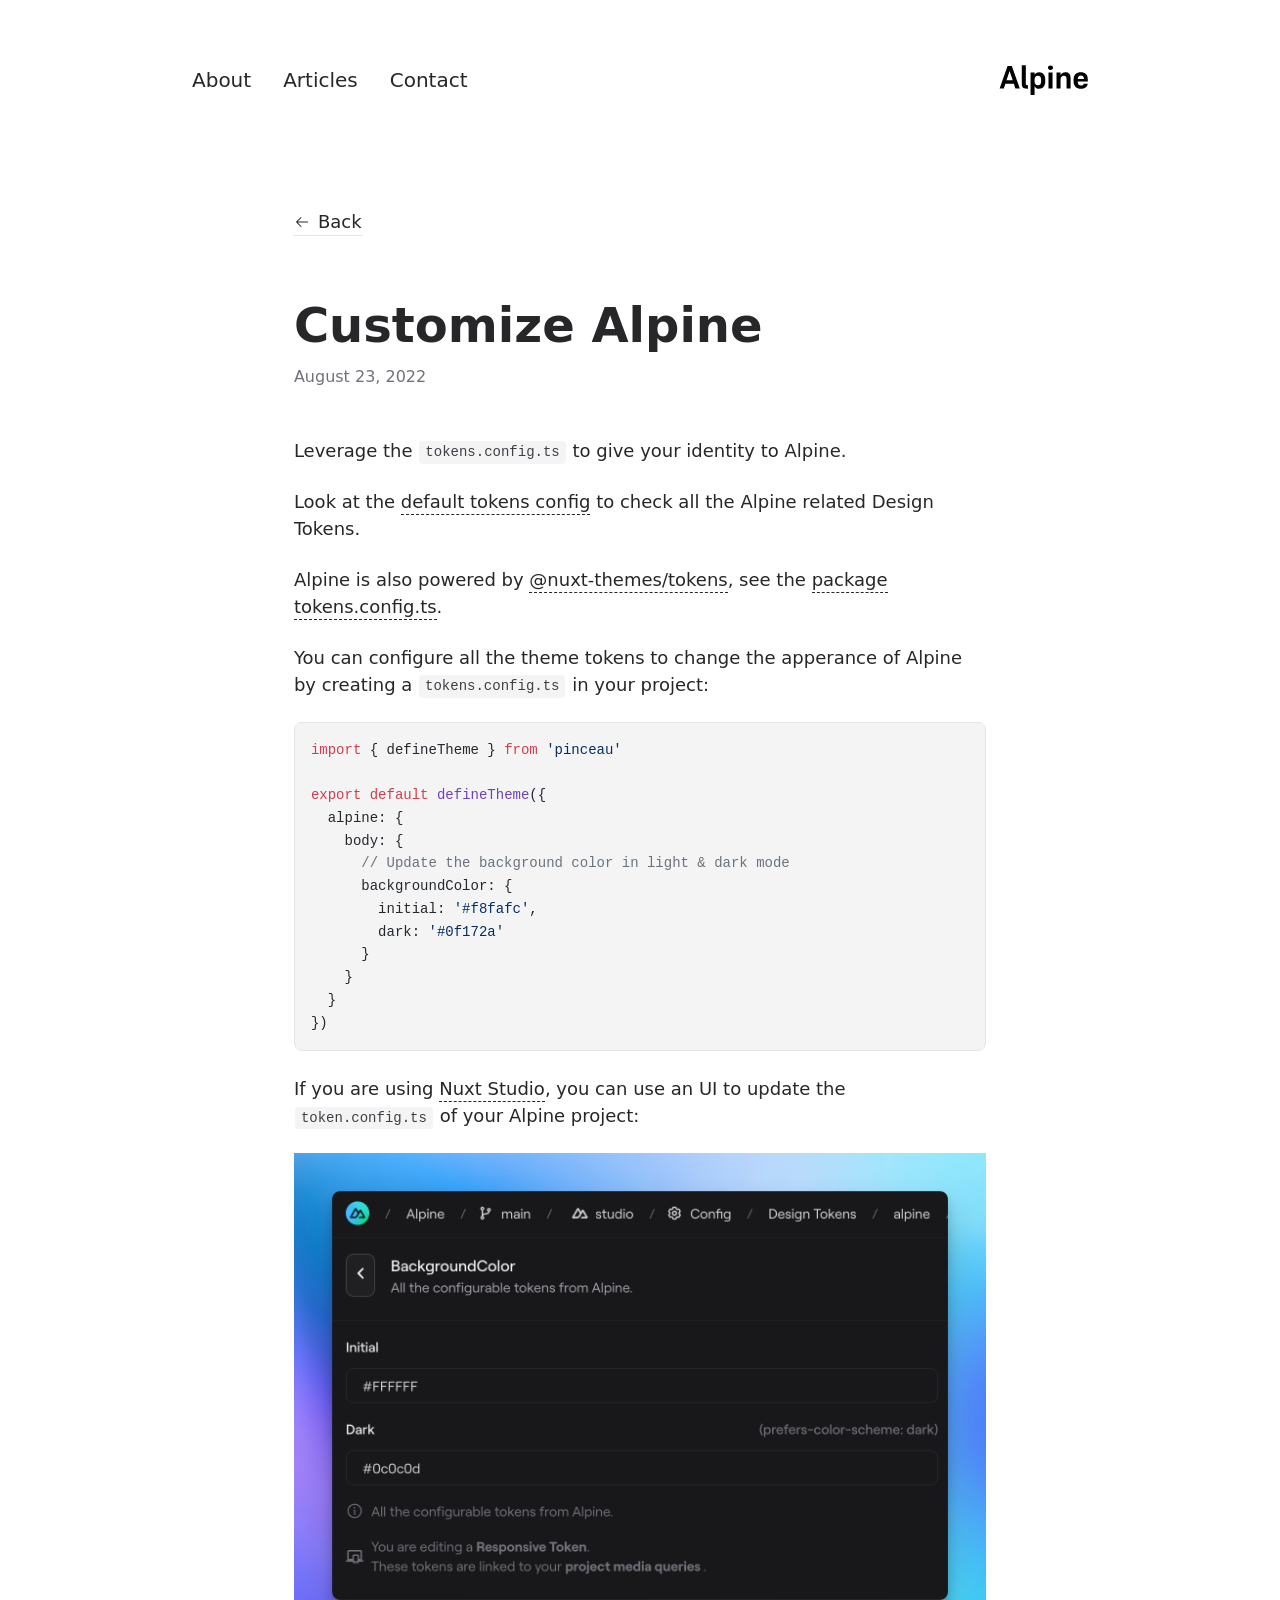
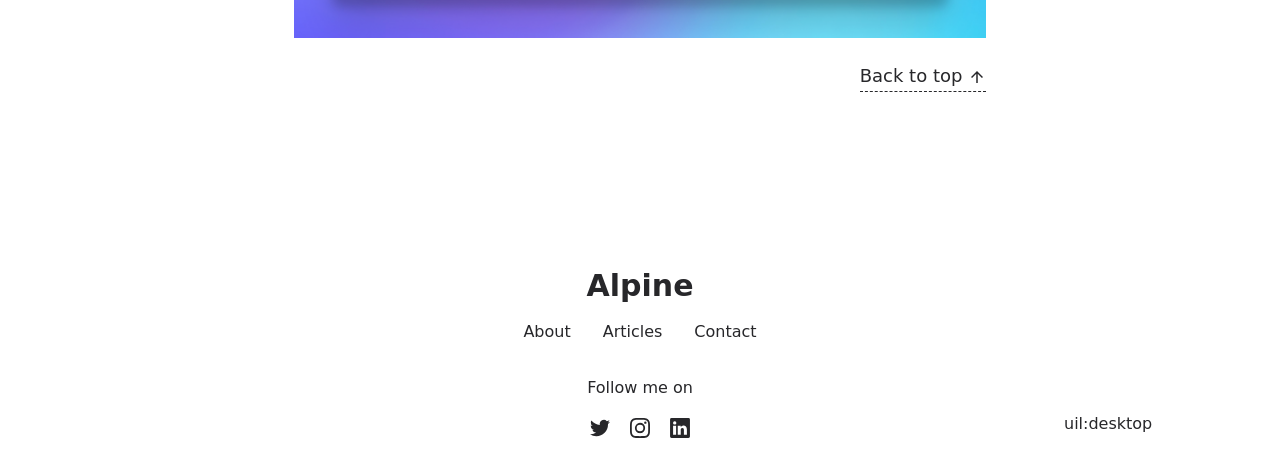
<file: articles/design-tokens/index.html>
<!DOCTYPE html><html  lang="en"><head><meta charset="utf-8">
<meta name="viewport" content="width=device-width, initial-scale=1">
<title>Customize Alpine</title>
<meta name="twitter:card" content="summary_large_image">
<meta property="og:image:width" content="400">
<meta property="og:image:height" content="300">
<meta property="og:image:alt" content="An image showcasing my project.">
<meta property="og:title" content="Customize Alpine">
<meta name="description" content="Leverage the tokens.config.ts to give your identity to Alpine.">
<meta property="og:description" content="Leverage the tokens.config.ts to give your identity to Alpine.">
<meta property="og:image" content="/articles/design-tokens.webp">
<link rel="preload" as="fetch" crossorigin="anonymous" href="/articles/design-tokens/_payload.json?f10a82f5-c1e3-4fd4-95ea-2b50ec73f646">
<link rel="stylesheet" href="/_nuxt/entry.DFQ4GdPl.css">
<link rel="stylesheet" href="/_nuxt/DocumentDrivenNotFound.B11G-lTh.css">
<link rel="stylesheet" href="/_nuxt/article.BqVS76oC.css">
<link rel="stylesheet" href="/_nuxt/ProseA.CA8v1l5k.css">
<link rel="stylesheet" href="/_nuxt/ProseH1.BSXj9tNT.css">
<link rel="stylesheet" href="/_nuxt/ProseP.1fjG0kr7.css">
<link rel="stylesheet" href="/_nuxt/ProseCodeInline.U6Illn9T.css">
<link rel="stylesheet" href="/_nuxt/ProsePre.CchFRBtv.css">
<link rel="stylesheet" href="/_nuxt/ProseCode.BpUYiJsu.css">
<link rel="stylesheet" href="/_nuxt/ProseImg.C8Ztm0OY.css">
<link rel="modulepreload" as="script" crossorigin href="/_nuxt/CW4l2274.js">
<link rel="modulepreload" as="script" crossorigin href="/_nuxt/CWhmV9xK.js">
<link rel="modulepreload" as="script" crossorigin href="/_nuxt/Cc8KEIza.js">
<link rel="modulepreload" as="script" crossorigin href="/_nuxt/CIxEJ464.js">
<link rel="modulepreload" as="script" crossorigin href="/_nuxt/x0vuiXRH.js">
<link rel="modulepreload" as="script" crossorigin href="/_nuxt/CtrMMq85.js">
<link rel="modulepreload" as="script" crossorigin href="/_nuxt/DZyvJY2I.js">
<link rel="modulepreload" as="script" crossorigin href="/_nuxt/BbyE_ABA.js">
<link rel="modulepreload" as="script" crossorigin href="/_nuxt/BLzJzYyH.js">
<link rel="modulepreload" as="script" crossorigin href="/_nuxt/BcWussCh.js">
<link rel="modulepreload" as="script" crossorigin href="/_nuxt/BU5XUfv9.js">
<link rel="modulepreload" as="script" crossorigin href="/_nuxt/BfFJeEOQ.js">
<link rel="modulepreload" as="script" crossorigin href="/_nuxt/Bhuk2BfS.js">
<link rel="modulepreload" as="script" crossorigin href="/_nuxt/BqvGovgx.js">
<link rel="modulepreload" as="script" crossorigin href="/_nuxt/DRsvzcN2.js">
<link rel="modulepreload" as="script" crossorigin href="/_nuxt/Cy-4If1y.js">
<link rel="modulepreload" as="script" crossorigin href="/_nuxt/BW8Tv-2-.js">
<link rel="prefetch" as="script" crossorigin href="/_nuxt/CXkbQobe.js">
<link rel="prefetch" as="script" crossorigin href="/_nuxt/BpUgv4XG.js">
<link rel="prefetch" as="script" crossorigin href="/_nuxt/DB6WVZgU.js">
<link rel="prefetch" as="style" href="/_nuxt/useStudio.C9PEDlQy.css">
<link rel="prefetch" as="script" crossorigin href="/_nuxt/C0oa_2-u.js">
<link rel="prefetch" as="style" href="/_nuxt/error-404.Bwq3Qtp8.css">
<link rel="prefetch" as="script" crossorigin href="/_nuxt/BKBm8EjU.js">
<link rel="prefetch" as="style" href="/_nuxt/error-500.C69HPPxN.css">
<link rel="prefetch" as="script" crossorigin href="/_nuxt/Btic34Yg.js">
<script type="module" src="/_nuxt/CW4l2274.js" crossorigin></script><style id="pinceau-runtime-hydratable">@media{.phy[--]{--puid:vRwVCB-v;}.pv-lg306k{max-width:var(--elements-container-maxWidth);padding-left:var(--elements-container-padding-mobile);padding-right:var(--elements-container-padding-mobile);}@media (min-width: 475px){.pv-lg306k{padding-left:var(--elements-container-padding-xs);padding-right:var(--elements-container-padding-xs);}}@media (min-width: 640px){.pv-lg306k{padding-left:var(--elements-container-padding-sm);padding-right:var(--elements-container-padding-sm);}}@media (min-width: 768px){.pv-lg306k{padding-left:var(--elements-container-padding-md);padding-right:var(--elements-container-padding-md);}}} </style><style id="pinceau-theme">@media { :root {--pinceau-mq: initial; --alpine-readableLine: 68ch;--alpine-backdrop-backgroundColor: #f4f4f5b3;--prose-code-inline-padding: 0.2rem 0.375rem 0.2rem 0.375rem;--prose-code-block-backdropFilter: contrast(1);--prose-code-block-border-style: solid;--prose-code-block-border-width: 1px;--prose-tbody-tr-borderBottom-style: dashed;--prose-tbody-tr-borderBottom-width: 1px;--prose-th-textAlign: inherit;--prose-thead-borderBottom-style: solid;--prose-thead-borderBottom-width: 1px;--prose-thead-border-style: solid;--prose-thead-border-width: 0px;--prose-table-textAlign: start;--prose-hr-width: 1px;--prose-hr-style: solid;--prose-li-listStylePosition: outside;--prose-ol-li-markerColor: currentColor;--prose-ol-paddingInlineStart: 21px;--prose-ol-listStyleType: decimal;--prose-ul-li-markerColor: currentColor;--prose-ul-paddingInlineStart: 21px;--prose-ul-listStyleType: disc;--prose-blockquote-border-style: solid;--prose-blockquote-border-width: 4px;--prose-blockquote-quotes: '201C' '201D' '2018' '2019';--prose-blockquote-paddingInlineStart: 24px;--prose-a-code-color-hover: currentColor;--prose-a-code-color-static: currentColor;--prose-a-hasCode-borderBottom: none;--prose-a-border-distance: 2px;--prose-a-border-color-hover: currentColor;--prose-a-border-color-static: currentColor;--prose-a-border-style-hover: solid;--prose-a-border-style-static: dashed;--prose-a-border-width: 1px;--prose-a-color-static: inherit;--prose-a-textDecoration: none;--prose-h6-margin: 3rem 0 2rem;--prose-h5-margin: 3rem 0 2rem;--prose-h4-margin: 3rem 0 2rem;--prose-h3-margin: 3rem 0 2rem;--prose-h2-margin: 3rem 0 2rem;--prose-h1-margin: 0 0 2rem;--prose-p-fontSize: 18px;--typography-lead-loose: 2;--typography-lead-relaxed: 1.625;--typography-lead-normal: 1.5;--typography-lead-snug: 1.375;--typography-lead-tight: 1.25;--typography-lead-none: 1;--typography-lead-10: 2.5rem;--typography-lead-9: 2.25rem;--typography-lead-8: 2rem;--typography-lead-7: 1.75rem;--typography-lead-6: 1.5rem;--typography-lead-5: 1.25rem;--typography-lead-4: 1rem;--typography-lead-3: .75rem;--typography-lead-2: .5rem;--typography-lead-1: .025rem;--typography-fontWeight-black: 900;--typography-fontWeight-extrabold: 800;--typography-fontWeight-bold: 700;--typography-fontWeight-semibold: 600;--typography-fontWeight-medium: 500;--typography-fontWeight-normal: 400;--typography-fontWeight-light: 300;--typography-fontWeight-extralight: 200;--typography-fontWeight-thin: 100;--typography-fontSize-9xl: 128px;--typography-fontSize-8xl: 96px;--typography-fontSize-7xl: 72px;--typography-fontSize-6xl: 60px;--typography-fontSize-5xl: 48px;--typography-fontSize-4xl: 36px;--typography-fontSize-3xl: 30px;--typography-fontSize-2xl: 24px;--typography-fontSize-xl: 20px;--typography-fontSize-lg: 18px;--typography-fontSize-base: 16px;--typography-fontSize-sm: 14px;--typography-fontSize-xs: 12px;--typography-letterSpacing-wide: 0.025em;--typography-letterSpacing-tight: -0.025em;--typography-verticalMargin-base: 24px;--typography-verticalMargin-sm: 16px;--elements-border-secondary-hover: [object Object];--elements-backdrop-background: #fffc;--elements-backdrop-filter: saturate(200%) blur(20px);--elements-container-maxWidth: 64rem;--lead-loose: 2;--lead-relaxed: 1.625;--lead-normal: 1.5;--lead-snug: 1.375;--lead-tight: 1.25;--lead-none: 1;--lead-10: 2.5rem;--lead-9: 2.25rem;--lead-8: 2rem;--lead-7: 1.75rem;--lead-6: 1.5rem;--lead-5: 1.25rem;--lead-4: 1rem;--lead-3: .75rem;--lead-2: .5rem;--lead-1: .025rem;--letterSpacing-widest: 0.1em;--letterSpacing-wider: 0.05em;--letterSpacing-wide: 0.025em;--letterSpacing-normal: 0em;--letterSpacing-tight: -0.025em;--letterSpacing-tighter: -0.05em;--fontSize-9xl: 8rem;--fontSize-8xl: 6rem;--fontSize-7xl: 4.5rem;--fontSize-6xl: 3.75rem;--fontSize-5xl: 3rem;--fontSize-4xl: 2.25rem;--fontSize-3xl: 1.875rem;--fontSize-2xl: 1.5rem;--fontSize-xl: 1.25rem;--fontSize-lg: 1.125rem;--fontSize-base: 1rem;--fontSize-sm: 0.875rem;--fontSize-xs: 0.75rem;--fontWeight-black: 900;--fontWeight-extrabold: 800;--fontWeight-bold: 700;--fontWeight-semibold: 600;--fontWeight-medium: 500;--fontWeight-normal: 400;--fontWeight-light: 300;--fontWeight-extralight: 200;--fontWeight-thin: 100;--font-mono: ui-monospace, SFMono-Regular, Menlo, Monaco, Consolas, Liberation Mono, Courier New, monospace;--font-serif: ui-serif, Georgia, Cambria, Times New Roman, Times, serif;--font-sans: ui-sans-serif, system-ui, -apple-system, BlinkMacSystemFont, Segoe UI, Roboto, Helvetica Neue, Arial, Noto Sans, sans-serif, Apple Color Emoji, Segoe UI Emoji, Segoe UI Symbol, Noto Color Emoji;--opacity-total: 1;--opacity-high: 0.8;--opacity-medium: 0.5;--opacity-soft: 0.3;--opacity-light: 0.15;--opacity-bright: 0.1;--opacity-noOpacity: 0;--borderWidth-lg: 3px;--borderWidth-md: 2px;--borderWidth-sm: 1px;--borderWidth-noBorder: 0;--space-rem-875: 0.875rem;--space-rem-625: 0.625rem;--space-rem-375: 0.375rem;--space-rem-125: 0.125rem;--space-px: 1px;--space-128: 32rem;--space-96: 24rem;--space-80: 20rem;--space-72: 18rem;--space-64: 16rem;--space-60: 15rem;--space-56: 14rem;--space-52: 13rem;--space-48: 12rem;--space-44: 11rem;--space-40: 10rem;--space-36: 9rem;--space-32: 8rem;--space-28: 7rem;--space-24: 6rem;--space-20: 5rem;--space-16: 4rem;--space-14: 3.5rem;--space-12: 3rem;--space-11: 2.75rem;--space-10: 2.5rem;--space-9: 2.25rem;--space-8: 2rem;--space-7: 1.75rem;--space-6: 1.5rem;--space-5: 1.25rem;--space-4: 1rem;--space-3: 0.75rem;--space-2: 0.5rem;--space-1: 0.25rem;--space-0: 0px;--size-full: 100%;--size-7xl: 80rem;--size-6xl: 72rem;--size-5xl: 64rem;--size-4xl: 56rem;--size-3xl: 48rem;--size-2xl: 42rem;--size-xl: 36rem;--size-lg: 32rem;--size-md: 28rem;--size-sm: 24rem;--size-xs: 20rem;--size-200: 200px;--size-104: 104px;--size-80: 80px;--size-64: 64px;--size-56: 56px;--size-48: 48px;--size-40: 40px;--size-32: 32px;--size-24: 24px;--size-20: 20px;--size-16: 16px;--size-12: 12px;--size-8: 8px;--size-6: 6px;--size-4: 4px;--size-2: 2px;--size-0: 0px;--radii-full: 9999px;--radii-3xl: 1.75rem;--radii-2xl: 1.5rem;--radii-xl: 1rem;--radii-lg: 0.75rem;--radii-md: 0.5rem;--radii-sm: 0.375rem;--radii-xs: 0.25rem;--radii-2xs: 0.125rem;--radii-none: 0px;--shadow-none: 0px 0px 0px 0px transparent;--shadow-lg: 0px 10px 15px -3px #000000, 0px 4px 6px -4px #000000;--shadow-md: 0px 4px 6px -1px #000000, 0px 2px 4px -2px #000000;--shadow-sm: 0px 1px 3px 0px #000000, 0px 1px 2px -1px #000000;--shadow-xs: 0px 1px 2px 0px #000000;--height-screen: 100vh;--width-screen: 100vw;--color-primary-900: #002e38;--color-primary-800: #005c70;--color-primary-700: #008aa9;--color-primary-600: #00b9e1;--color-primary-500: #1ad6ff;--color-primary-400: #40ddff;--color-primary-300: #66e4ff;--color-primary-200: #8deaff;--color-primary-100: #b3f1ff;--color-primary-50: #d9f8ff;--color-ruby-900: #380011;--color-ruby-800: #700021;--color-ruby-700: #a90032;--color-ruby-600: #e10043;--color-ruby-500: #ff1a5e;--color-ruby-400: #ff4079;--color-ruby-300: #ff6694;--color-ruby-200: #ff8dae;--color-ruby-100: #ffb3c9;--color-ruby-50: #ffd9e4;--color-pink-900: #380025;--color-pink-800: #70004b;--color-pink-700: #a90070;--color-pink-600: #e10095;--color-pink-500: #ff1ab2;--color-pink-400: #ff40bf;--color-pink-300: #ff66cc;--color-pink-200: #ff8dd8;--color-pink-100: #ffb3e5;--color-pink-50: #ffd9f2;--color-purple-900: #190038;--color-purple-800: #330070;--color-purple-700: #4c00a9;--color-purple-600: #6500e1;--color-purple-500: #811aff;--color-purple-400: #9640ff;--color-purple-300: #ab66ff;--color-purple-200: #c08dff;--color-purple-100: #d5b3ff;--color-purple-50: #ead9ff;--color-royalblue-900: #0b0531;--color-royalblue-800: #160a62;--color-royalblue-700: #211093;--color-royalblue-600: #2c15c4;--color-royalblue-500: #4127e8;--color-royalblue-400: #614bec;--color-royalblue-300: #806ff0;--color-royalblue-200: #a093f3;--color-royalblue-100: #c0b7f7;--color-royalblue-50: #dfdbfb;--color-indigoblue-900: #001238;--color-indigoblue-800: #002370;--color-indigoblue-700: #0035a9;--color-indigoblue-600: #0047e1;--color-indigoblue-500: #1a62ff;--color-indigoblue-400: #407cff;--color-indigoblue-300: #6696ff;--color-indigoblue-200: #8db0ff;--color-indigoblue-100: #b3cbff;--color-indigoblue-50: #d9e5ff;--color-blue-900: #002438;--color-blue-800: #004870;--color-blue-700: #006ca9;--color-blue-600: #0090e1;--color-blue-500: #1aadff;--color-blue-400: #40bbff;--color-blue-300: #66c8ff;--color-blue-200: #8dd6ff;--color-blue-100: #b3e4ff;--color-blue-50: #d9f1ff;--color-lightblue-900: #002e38;--color-lightblue-800: #005c70;--color-lightblue-700: #008aa9;--color-lightblue-600: #00b9e1;--color-lightblue-500: #1ad6ff;--color-lightblue-400: #40ddff;--color-lightblue-300: #66e4ff;--color-lightblue-200: #8deaff;--color-lightblue-100: #b3f1ff;--color-lightblue-50: #d9f8ff;--color-teal-900: #062a28;--color-teal-800: #0b544f;--color-teal-700: #117d77;--color-teal-600: #16a79e;--color-teal-500: #1cd1c6;--color-teal-400: #36e4da;--color-teal-300: #5fe9e1;--color-teal-200: #87efe9;--color-teal-100: #aff4f0;--color-teal-50: #d7faf8;--color-pear-900: #2a2b09;--color-pear-800: #545512;--color-pear-700: #7e801b;--color-pear-600: #a8aa24;--color-pear-500: #d0d32f;--color-pear-400: #d8da52;--color-pear-300: #e0e274;--color-pear-200: #e8e997;--color-pear-100: #eff0ba;--color-pear-50: #f7f8dc;--color-red-900: #380300;--color-red-800: #700700;--color-red-700: #a90a00;--color-red-600: #e10e00;--color-red-500: #ff281a;--color-red-400: #ff4c40;--color-red-300: #ff7066;--color-red-200: #ff948d;--color-red-100: #ffb7b3;--color-red-50: #ffdbd9;--color-orange-900: #381800;--color-orange-800: #702f00;--color-orange-700: #a94700;--color-orange-600: #e15e00;--color-orange-500: #ff7a1a;--color-orange-400: #ff9040;--color-orange-300: #ffa666;--color-orange-200: #ffbd8d;--color-orange-100: #ffd3b3;--color-orange-50: #ffe9d9;--color-yellow-900: #362b03;--color-yellow-800: #6d5605;--color-yellow-700: #a38108;--color-yellow-600: #daac0a;--color-yellow-500: #f5c828;--color-yellow-400: #f7d14c;--color-yellow-300: #f8da70;--color-yellow-200: #fae393;--color-yellow-100: #fcedb7;--color-yellow-50: #fdf6db;--color-green-900: #003f25;--color-green-800: #005e38;--color-green-700: #007e4a;--color-green-600: #009d5d;--color-green-500: #00bd6f;--color-green-400: #00dc82;--color-green-300: #30ffaa;--color-green-200: #83ffcc;--color-green-100: #acffdd;--color-green-50: #d6ffee;--color-gray-900: #18181B;--color-gray-800: #27272A;--color-gray-700: #3f3f46;--color-gray-600: #52525B;--color-gray-500: #71717A;--color-gray-400: #a1a1aa;--color-gray-300: #D4d4d8;--color-gray-200: #e4e4e7;--color-gray-100: #f4f4f5;--color-gray-50: #fafafa;--color-black: #0c0c0d;--color-white: #FFFFFF;--media-portrait: only screen and (orientation: portrait);--media-landscape: only screen and (orientation: landscape);--media-rm: (prefers-reduced-motion: reduce);--media-2xl: (min-width: 1536px);--media-xl: (min-width: 1280px);--media-lg: (min-width: 1024px);--media-md: (min-width: 768px);--media-sm: (min-width: 640px);--media-xs: (min-width: 475px);--alpine-body-color: var(--color-gray-800);--alpine-body-backgroundColor: var(--color-white);--prose-code-inline-fontWeight: var(--typography-fontWeight-normal);--prose-code-inline-fontSize: var(--typography-fontSize-sm);--prose-code-inline-borderRadius: var(--radii-xs);--prose-code-block-pre-padding: var(--typography-verticalMargin-sm);--prose-code-block-margin: var(--typography-verticalMargin-base) 0;--prose-code-block-fontSize: var(--typography-fontSize-sm);--prose-tbody-code-inline-fontSize: var(--typography-fontSize-sm);--prose-tbody-td-padding: var(--typography-verticalMargin-sm);--prose-th-fontWeight: var(--typography-fontWeight-semibold);--prose-th-padding: 0 var(--typography-verticalMargin-sm) var(--typography-verticalMargin-sm) var(--typography-verticalMargin-sm);--prose-table-lineHeight: var(--typography-lead-6);--prose-table-fontSize: var(--typography-fontSize-sm);--prose-table-margin: var(--typography-verticalMargin-base) 0;--prose-hr-margin: var(--typography-verticalMargin-base) 0;--prose-li-margin: var(--typography-verticalMargin-sm) 0;--prose-ol-margin: var(--typography-verticalMargin-base) 0;--prose-ul-margin: var(--typography-verticalMargin-base) 0;--prose-blockquote-margin: var(--typography-verticalMargin-base) 0;--prose-a-code-border-style: var(--prose-a-border-style-static);--prose-a-code-border-width: var(--prose-a-border-width);--prose-a-fontWeight: var(--typography-fontWeight-medium);--prose-img-margin: var(--typography-verticalMargin-base) 0;--prose-strong-fontWeight: var(--typography-fontWeight-semibold);--prose-h6-iconSize: var(--typography-fontSize-base);--prose-h6-fontWeight: var(--typography-fontWeight-semibold);--prose-h6-lineHeight: var(--typography-lead-normal);--prose-h6-fontSize: var(--typography-fontSize-lg);--prose-h5-iconSize: var(--typography-fontSize-lg);--prose-h5-fontWeight: var(--typography-fontWeight-semibold);--prose-h5-lineHeight: var(--typography-lead-snug);--prose-h5-fontSize: var(--typography-fontSize-xl);--prose-h4-iconSize: var(--typography-fontSize-lg);--prose-h4-letterSpacing: var(--typography-letterSpacing-tight);--prose-h4-fontWeight: var(--typography-fontWeight-semibold);--prose-h4-lineHeight: var(--typography-lead-snug);--prose-h4-fontSize: var(--typography-fontSize-2xl);--prose-h3-iconSize: var(--typography-fontSize-xl);--prose-h3-letterSpacing: var(--typography-letterSpacing-tight);--prose-h3-fontWeight: var(--typography-fontWeight-semibold);--prose-h3-lineHeight: var(--typography-lead-snug);--prose-h3-fontSize: var(--typography-fontSize-3xl);--prose-h2-iconSize: var(--typography-fontSize-2xl);--prose-h2-letterSpacing: var(--typography-letterSpacing-tight);--prose-h2-fontWeight: var(--typography-fontWeight-semibold);--prose-h2-lineHeight: var(--typography-lead-tight);--prose-h2-fontSize: var(--typography-fontSize-4xl);--prose-h1-iconSize: var(--typography-fontSize-3xl);--prose-h1-letterSpacing: var(--typography-letterSpacing-tight);--prose-h1-fontWeight: var(--typography-fontWeight-bold);--prose-h1-lineHeight: var(--typography-lead-tight);--prose-h1-fontSize: var(--typography-fontSize-5xl);--prose-p-br-margin: var(--typography-verticalMargin-base) 0 0 0;--prose-p-margin: var(--typography-verticalMargin-base) 0;--prose-p-lineHeight: var(--typography-lead-normal);--typography-color-primary-900: var(--color-primary-900);--typography-color-primary-800: var(--color-primary-800);--typography-color-primary-700: var(--color-primary-700);--typography-color-primary-600: var(--color-primary-600);--typography-color-primary-500: var(--color-primary-500);--typography-color-primary-400: var(--color-primary-400);--typography-color-primary-300: var(--color-primary-300);--typography-color-primary-200: var(--color-primary-200);--typography-color-primary-100: var(--color-primary-100);--typography-color-primary-50: var(--color-primary-50);--typography-font-code: var(--font-mono);--typography-font-body: var(--font-sans);--typography-font-display: var(--font-sans);--typography-body-backgroundColor: var(--color-white);--typography-body-color: var(--color-black);--elements-state-danger-borderColor-secondary: var(--color-red-200);--elements-state-danger-borderColor-primary: var(--color-red-100);--elements-state-danger-backgroundColor-secondary: var(--color-red-100);--elements-state-danger-backgroundColor-primary: var(--color-red-50);--elements-state-danger-color-secondary: var(--color-red-600);--elements-state-danger-color-primary: var(--color-red-500);--elements-state-warning-borderColor-secondary: var(--color-yellow-200);--elements-state-warning-borderColor-primary: var(--color-yellow-100);--elements-state-warning-backgroundColor-secondary: var(--color-yellow-100);--elements-state-warning-backgroundColor-primary: var(--color-yellow-50);--elements-state-warning-color-secondary: var(--color-yellow-700);--elements-state-warning-color-primary: var(--color-yellow-600);--elements-state-success-borderColor-secondary: var(--color-green-200);--elements-state-success-borderColor-primary: var(--color-green-100);--elements-state-success-backgroundColor-secondary: var(--color-green-100);--elements-state-success-backgroundColor-primary: var(--color-green-50);--elements-state-success-color-secondary: var(--color-green-600);--elements-state-success-color-primary: var(--color-green-500);--elements-state-info-borderColor-secondary: var(--color-blue-200);--elements-state-info-borderColor-primary: var(--color-blue-100);--elements-state-info-backgroundColor-secondary: var(--color-blue-100);--elements-state-info-backgroundColor-primary: var(--color-blue-50);--elements-state-info-color-secondary: var(--color-blue-600);--elements-state-info-color-primary: var(--color-blue-500);--elements-state-primary-borderColor-secondary: var(--color-primary-200);--elements-state-primary-borderColor-primary: var(--color-primary-100);--elements-state-primary-backgroundColor-secondary: var(--color-primary-100);--elements-state-primary-backgroundColor-primary: var(--color-primary-50);--elements-state-primary-color-secondary: var(--color-primary-700);--elements-state-primary-color-primary: var(--color-primary-600);--elements-surface-secondary-backgroundColor: var(--color-gray-200);--elements-surface-primary-backgroundColor: var(--color-gray-100);--elements-surface-background-base: var(--color-gray-100);--elements-border-secondary-static: var(--color-gray-200);--elements-border-primary-hover: var(--color-gray-200);--elements-border-primary-static: var(--color-gray-100);--elements-container-padding-md: var(--space-16);--elements-container-padding-sm: var(--space-12);--elements-container-padding-xs: var(--space-8);--elements-container-padding-mobile: var(--space-6);--elements-text-secondary-color-hover: var(--color-gray-700);--elements-text-secondary-color-static: var(--color-gray-500);--elements-text-primary-color-static: var(--color-gray-900);--text-6xl-lineHeight: var(--lead-none);--text-6xl-fontSize: var(--fontSize-6xl);--text-5xl-lineHeight: var(--lead-none);--text-5xl-fontSize: var(--fontSize-5xl);--text-4xl-lineHeight: var(--lead-10);--text-4xl-fontSize: var(--fontSize-4xl);--text-3xl-lineHeight: var(--lead-9);--text-3xl-fontSize: var(--fontSize-3xl);--text-2xl-lineHeight: var(--lead-8);--text-2xl-fontSize: var(--fontSize-2xl);--text-xl-lineHeight: var(--lead-7);--text-xl-fontSize: var(--fontSize-xl);--text-lg-lineHeight: var(--lead-7);--text-lg-fontSize: var(--fontSize-lg);--text-base-lineHeight: var(--lead-6);--text-base-fontSize: var(--fontSize-base);--text-sm-lineHeight: var(--lead-5);--text-sm-fontSize: var(--fontSize-sm);--text-xs-lineHeight: var(--lead-4);--text-xs-fontSize: var(--fontSize-xs);--shadow-2xl: 0px 25px 50px -12px var(--color-gray-900);--shadow-xl: 0px 20px 25px -5px var(--color-gray-400), 0px 8px 10px -6px #000000;--color-secondary-900: var(--color-gray-900);--color-secondary-800: var(--color-gray-800);--color-secondary-700: var(--color-gray-700);--color-secondary-600: var(--color-gray-600);--color-secondary-500: var(--color-gray-500);--color-secondary-400: var(--color-gray-400);--color-secondary-300: var(--color-gray-300);--color-secondary-200: var(--color-gray-200);--color-secondary-100: var(--color-gray-100);--color-secondary-50: var(--color-gray-50);--prose-a-code-background-hover: var(--typography-color-primary-50);--prose-a-code-border-color-hover: var(--typography-color-primary-500);--prose-a-color-hover: var(--typography-color-primary-500);--typography-color-secondary-900: var(--color-secondary-900);--typography-color-secondary-800: var(--color-secondary-800);--typography-color-secondary-700: var(--color-secondary-700);--typography-color-secondary-600: var(--color-secondary-600);--typography-color-secondary-500: var(--color-secondary-500);--typography-color-secondary-400: var(--color-secondary-400);--typography-color-secondary-300: var(--color-secondary-300);--typography-color-secondary-200: var(--color-secondary-200);--typography-color-secondary-100: var(--color-secondary-100);--typography-color-secondary-50: var(--color-secondary-50);--prose-code-inline-backgroundColor: var(--typography-color-secondary-100);--prose-code-inline-color: var(--typography-color-secondary-700);--prose-code-block-backgroundColor: var(--typography-color-secondary-100);--prose-code-block-color: var(--typography-color-secondary-700);--prose-code-block-border-color: var(--typography-color-secondary-200);--prose-tbody-tr-borderBottom-color: var(--typography-color-secondary-200);--prose-th-color: var(--typography-color-secondary-600);--prose-thead-borderBottom-color: var(--typography-color-secondary-200);--prose-thead-border-color: var(--typography-color-secondary-300);--prose-hr-color: var(--typography-color-secondary-200);--prose-blockquote-border-color: var(--typography-color-secondary-200);--prose-blockquote-color: var(--typography-color-secondary-500);--prose-a-code-border-color-static: var(--typography-color-secondary-400); } }@media { :root.dark {--pinceau-mq: dark; --alpine-backdrop-backgroundColor: #18181bb3;--prose-code-block-backdropFilter: contrast(1);--prose-ol-li-markerColor: currentColor;--prose-ul-li-markerColor: currentColor;--prose-a-code-color-hover: currentColor;--prose-a-code-color-static: currentColor;--prose-a-border-color-hover: currentColor;--prose-a-border-color-static: currentColor;--prose-a-color-static: inherit;--elements-backdrop-background: #0c0d0ccc;--alpine-body-color: var(--color-gray-200);--alpine-body-backgroundColor: var(--color-black);--typography-body-backgroundColor: var(--color-black);--typography-body-color: var(--color-white);--elements-state-danger-borderColor-secondary: var(--color-red-700);--elements-state-danger-borderColor-primary: var(--color-red-800);--elements-state-danger-backgroundColor-secondary: var(--color-red-800);--elements-state-danger-backgroundColor-primary: var(--color-red-900);--elements-state-danger-color-secondary: var(--color-red-200);--elements-state-danger-color-primary: var(--color-red-300);--elements-state-warning-borderColor-secondary: var(--color-yellow-700);--elements-state-warning-borderColor-primary: var(--color-yellow-800);--elements-state-warning-backgroundColor-secondary: var(--color-yellow-800);--elements-state-warning-backgroundColor-primary: var(--color-yellow-900);--elements-state-warning-color-secondary: var(--color-yellow-200);--elements-state-warning-color-primary: var(--color-yellow-400);--elements-state-success-borderColor-secondary: var(--color-green-700);--elements-state-success-borderColor-primary: var(--color-green-800);--elements-state-success-backgroundColor-secondary: var(--color-green-800);--elements-state-success-backgroundColor-primary: var(--color-green-900);--elements-state-success-color-secondary: var(--color-green-200);--elements-state-success-color-primary: var(--color-green-400);--elements-state-info-borderColor-secondary: var(--color-blue-700);--elements-state-info-borderColor-primary: var(--color-blue-800);--elements-state-info-backgroundColor-secondary: var(--color-blue-800);--elements-state-info-backgroundColor-primary: var(--color-blue-900);--elements-state-info-color-secondary: var(--color-blue-200);--elements-state-info-color-primary: var(--color-blue-400);--elements-state-primary-borderColor-secondary: var(--color-primary-700);--elements-state-primary-borderColor-primary: var(--color-primary-800);--elements-state-primary-backgroundColor-secondary: var(--color-primary-800);--elements-state-primary-backgroundColor-primary: var(--color-primary-900);--elements-state-primary-color-secondary: var(--color-primary-200);--elements-state-primary-color-primary: var(--color-primary-400);--elements-surface-secondary-backgroundColor: var(--color-gray-800);--elements-surface-primary-backgroundColor: var(--color-gray-900);--elements-surface-background-base: var(--color-gray-900);--elements-border-secondary-static: var(--color-gray-800);--elements-border-primary-hover: var(--color-gray-800);--elements-border-primary-static: var(--color-gray-900);--elements-text-secondary-color-hover: var(--color-gray-200);--elements-text-secondary-color-static: var(--color-gray-400);--elements-text-primary-color-static: var(--color-gray-50);--prose-a-code-background-hover: var(--typography-color-primary-900);--prose-a-code-border-color-hover: var(--typography-color-primary-600);--prose-a-color-hover: var(--typography-color-primary-400);--prose-code-inline-backgroundColor: var(--typography-color-secondary-800);--prose-code-inline-color: var(--typography-color-secondary-200);--prose-code-block-backgroundColor: var(--typography-color-secondary-900);--prose-code-block-color: var(--typography-color-secondary-200);--prose-code-block-border-color: var(--typography-color-secondary-800);--prose-tbody-tr-borderBottom-color: var(--typography-color-secondary-800);--prose-th-color: var(--typography-color-secondary-400);--prose-thead-borderBottom-color: var(--typography-color-secondary-800);--prose-thead-border-color: var(--typography-color-secondary-600);--prose-hr-color: var(--typography-color-secondary-800);--prose-blockquote-border-color: var(--typography-color-secondary-700);--prose-blockquote-color: var(--typography-color-secondary-400);--prose-a-code-border-color-static: var(--typography-color-secondary-600); } }</style><script>"use strict";(()=>{const a=window,e=document.documentElement,c=window.localStorage,d=["dark","light"],n=c&&c.getItem&&c.getItem("nuxt-color-mode")||"system";let l=n==="system"?f():n;const i=e.getAttribute("data-color-mode-forced");i&&(l=i),r(l),a["__NUXT_COLOR_MODE__"]={preference:n,value:l,getColorScheme:f,addColorScheme:r,removeColorScheme:u};function r(o){const t=""+o+"",s="";e.classList?e.classList.add(t):e.className+=" "+t,s&&e.setAttribute("data-"+s,o)}function u(o){const t=""+o+"",s="";e.classList?e.classList.remove(t):e.className=e.className.replace(new RegExp(t,"g"),""),s&&e.removeAttribute("data-"+s)}function m(o){return a.matchMedia("(prefers-color-scheme"+o+")")}function f(){if(a.matchMedia&&m("").media!=="not all"){for(const o of d)if(m(":"+o).matches)return o}return"light"}})();
</script></head><body><div id="__nuxt"><div class="container pv-lg306k pc-vRwVCB app-layout" data-v-7d05ce35 data-v-9f350c92><!--[--><div class="nuxt-progress" style="width:0%;height:3px;opacity:0;background-size:Infinity% auto;" data-v-7d05ce35></div><header class="right" data-v-7d05ce35 data-v-50c068c2><div class="menu" data-v-50c068c2><button aria-label="Navigation Menu" data-v-50c068c2><svg width="24" height="24" viewBox="0 0 68 68" fill="currentColor" xmlns="http://www.w3.org/2000/svg" data-v-50c068c2><path d="M8 34C8 32.1362 8 31.2044 8.30448 30.4693C8.71046 29.4892 9.48915 28.7105 10.4693 28.3045C11.2044 28 12.1362 28 14 28C15.8638 28 16.7956 28 17.5307 28.3045C18.5108 28.7105 19.2895 29.4892 19.6955 30.4693C20 31.2044 20 32.1362 20 34C20 35.8638 20 36.7956 19.6955 37.5307C19.2895 38.5108 18.5108 39.2895 17.5307 39.6955C16.7956 40 15.8638 40 14 40C12.1362 40 11.2044 40 10.4693 39.6955C9.48915 39.2895 8.71046 38.5108 8.30448 37.5307C8 36.7956 8 35.8638 8 34Z" data-v-50c068c2></path><path d="M28 34C28 32.1362 28 31.2044 28.3045 30.4693C28.7105 29.4892 29.4892 28.7105 30.4693 28.3045C31.2044 28 32.1362 28 34 28C35.8638 28 36.7956 28 37.5307 28.3045C38.5108 28.7105 39.2895 29.4892 39.6955 30.4693C40 31.2044 40 32.1362 40 34C40 35.8638 40 36.7956 39.6955 37.5307C39.2895 38.5108 38.5108 39.2895 37.5307 39.6955C36.7956 40 35.8638 40 34 40C32.1362 40 31.2044 40 30.4693 39.6955C29.4892 39.2895 28.7105 38.5108 28.3045 37.5307C28 36.7956 28 35.8638 28 34Z" data-v-50c068c2></path><path d="M48 34C48 32.1362 48 31.2044 48.3045 30.4693C48.7105 29.4892 49.4892 28.7105 50.4693 28.3045C51.2044 28 52.1362 28 54 28C55.8638 28 56.7956 28 57.5307 28.3045C58.5108 28.7105 59.2895 29.4892 59.6955 30.4693C60 31.2044 60 32.1362 60 34C60 35.8638 60 36.7956 59.6955 37.5307C59.2895 38.5108 58.5108 39.2895 57.5307 39.6955C56.7956 40 55.8638 40 54 40C52.1362 40 51.2044 40 50.4693 39.6955C49.4892 39.2895 48.7105 38.5108 48.3045 37.5307C48 36.7956 48 35.8638 48 34Z" data-v-50c068c2></path></svg></button></div><div class="overlay" data-v-50c068c2><nav data-v-50c068c2 data-v-696f8a70><ul data-v-696f8a70><!--[--><li data-v-696f8a70><a href="/" class="" data-v-696f8a70><span class="underline-fx" data-v-696f8a70></span> About</a></li><li data-v-696f8a70><a href="/articles" class="" data-v-696f8a70><span class="underline-fx" data-v-696f8a70></span> Articles</a></li><li data-v-696f8a70><a href="/contact" class="" data-v-696f8a70><span class="underline-fx" data-v-696f8a70></span> Contact</a></li><!--]--></ul></nav></div><div class="logo" data-v-50c068c2><a href="/" class="" data-v-50c068c2><img src="/logo-dark.svg" class="dark-img" alt="alpine" width="89" height="31" data-v-50c068c2><img src="/logo.svg" class="light-img" alt="alpine" width="89" height="31" data-v-50c068c2></a></div><div class="main-nav" data-v-50c068c2><nav data-v-50c068c2 data-v-696f8a70><ul data-v-696f8a70><!--[--><li data-v-696f8a70><a href="/" class="" data-v-696f8a70><span class="underline-fx" data-v-696f8a70></span> About</a></li><li data-v-696f8a70><a href="/articles" class="" data-v-696f8a70><span class="underline-fx" data-v-696f8a70></span> Articles</a></li><li data-v-696f8a70><a href="/contact" class="" data-v-696f8a70><span class="underline-fx" data-v-696f8a70></span> Contact</a></li><!--]--></ul></nav></div></header><!--[--><div class="document-driven-page"><article data-v-3fbc8182><a href="/articles" class="back" data-v-3fbc8182><svg xmlns="http://www.w3.org/2000/svg" xmlns:xlink="http://www.w3.org/1999/xlink" aria-hidden="true" role="img" class="icon" data-v-3fbc8182 style="" width="1em" height="1em" viewBox="0 0 256 256" data-v-4c52fcfa><path fill="currentColor" d="M224 128a8 8 0 0 1-8 8H59.31l58.35 58.34a8 8 0 0 1-11.32 11.32l-72-72a8 8 0 0 1 0-11.32l72-72a8 8 0 0 1 11.32 11.32L59.31 120H216a8 8 0 0 1 8 8"/></svg><span data-v-3fbc8182> Back </span></a><header data-v-3fbc8182><h1 class="title" data-v-3fbc8182>Customize Alpine</h1><time datetime="2022-08-23T00:00:00.000Z" data-v-3fbc8182>August 23, 2022</time></header><div class="prose" data-v-3fbc8182><!--[--><div><h1 id="customize-alpine" data-v-1ef32957><a aria-current="page" href="/articles/design-tokens#customize-alpine" class="router-link-active router-link-exact-active" data-v-1ef32957><!--[-->Customize Alpine<!--]--><!----></a></h1><p data-v-4507317d><!--[-->Leverage the <code class="" data-v-029ebe25><!--[-->tokens.config.ts<!--]--></code> to give your identity to Alpine.<!--]--></p><p data-v-4507317d><!--[-->Look at the <a href="https://github.com/nuxt-themes/alpine/blob/main/tokens.config.ts" rel="nofollow" data-v-fc8682dd><!--[-->default tokens config<!--]--></a> to check all the Alpine related Design Tokens.<!--]--></p><p data-v-4507317d><!--[-->Alpine is also powered by <a href="https://www.npmjs.com/package/@nuxt-themes/tokens" rel="nofollow" data-v-fc8682dd><!--[-->@nuxt-themes/tokens<!--]--></a>, see the <a href="https://unpkg.com/@nuxt-themes/tokens@latest/dist/tokens.config.ts" rel="nofollow" data-v-fc8682dd><!--[-->package tokens.config.ts<!--]--></a>.<!--]--></p><p data-v-4507317d><!--[-->You can configure all the theme tokens to change the apperance of Alpine by creating a <code class="" data-v-029ebe25><!--[-->tokens.config.ts<!--]--></code> in your project:<!--]--></p><div class="highlight-ts prose-code" meta data-v-e915d301><!----><!--[--><pre class="language-ts shiki shiki-themes github-light github-dark" style=""><!--[--><code><span class="line" line="1"><span style="--shiki-default:#D73A49;--shiki-dark:#F97583">import</span><span style="--shiki-default:#24292E;--shiki-dark:#E1E4E8"> { defineTheme } </span><span style="--shiki-default:#D73A49;--shiki-dark:#F97583">from</span><span style="--shiki-default:#032F62;--shiki-dark:#9ECBFF"> &#39;pinceau&#39;
</span></span><span class="line" line="2"><span emptylineplaceholder="true">
</span></span><span class="line" line="3"><span style="--shiki-default:#D73A49;--shiki-dark:#F97583">export</span><span style="--shiki-default:#D73A49;--shiki-dark:#F97583"> default</span><span style="--shiki-default:#6F42C1;--shiki-dark:#B392F0"> defineTheme</span><span style="--shiki-default:#24292E;--shiki-dark:#E1E4E8">({
</span></span><span class="line" line="4"><span style="--shiki-default:#24292E;--shiki-dark:#E1E4E8">  alpine: {
</span></span><span class="line" line="5"><span style="--shiki-default:#24292E;--shiki-dark:#E1E4E8">    body: {
</span></span><span class="line" line="6"><span style="--shiki-default:#6A737D;--shiki-dark:#6A737D">      // Update the background color in light &amp; dark mode
</span></span><span class="line" line="7"><span style="--shiki-default:#24292E;--shiki-dark:#E1E4E8">      backgroundColor: {
</span></span><span class="line" line="8"><span style="--shiki-default:#24292E;--shiki-dark:#E1E4E8">        initial: </span><span style="--shiki-default:#032F62;--shiki-dark:#9ECBFF">&#39;#f8fafc&#39;</span><span style="--shiki-default:#24292E;--shiki-dark:#E1E4E8">,
</span></span><span class="line" line="9"><span style="--shiki-default:#24292E;--shiki-dark:#E1E4E8">        dark: </span><span style="--shiki-default:#032F62;--shiki-dark:#9ECBFF">&#39;#0f172a&#39;
</span></span><span class="line" line="10"><span style="--shiki-default:#24292E;--shiki-dark:#E1E4E8">      }
</span></span><span class="line" line="11"><span style="--shiki-default:#24292E;--shiki-dark:#E1E4E8">    }
</span></span><span class="line" line="12"><span style="--shiki-default:#24292E;--shiki-dark:#E1E4E8">  }
</span></span><span class="line" line="13"><span style="--shiki-default:#24292E;--shiki-dark:#E1E4E8">})
</span></span></code><!--]--></pre><!--]--><button class="copy-button" data-v-e915d301 data-v-5428155e><span class="sr-only" data-v-5428155e>Copy to clipboard</span><span class="icon-wrapper" data-v-5428155e><svg xmlns="http://www.w3.org/2000/svg" xmlns:xlink="http://www.w3.org/1999/xlink" aria-hidden="true" role="img" class="icon" data-v-5428155e style="" width="18px" height="18px" viewBox="0 0 256 256" data-v-4c52fcfa><path fill="currentColor" d="M216 32H88a8 8 0 0 0-8 8v40H40a8 8 0 0 0-8 8v128a8 8 0 0 0 8 8h128a8 8 0 0 0 8-8v-40h40a8 8 0 0 0 8-8V40a8 8 0 0 0-8-8m-56 176H48V96h112Zm48-48h-32V88a8 8 0 0 0-8-8H96V48h112Z"/></svg></span></button></div><p data-v-4507317d><!--[-->If you are using <a href="https://nuxt.studio" rel="nofollow" data-v-fc8682dd><!--[-->Nuxt Studio<!--]--></a>, you can use an UI to update the <code class="" data-v-029ebe25><!--[-->token.config.ts<!--]--></code> of your Alpine project:<!--]--></p><p data-v-4507317d><!--[--><a href="https://nuxt.studio" rel="nofollow" data-v-fc8682dd><!--[--><img src="/design-tokens-studio.png" alt="design-tokens-studio.png" data-v-52481686><!--]--></a><!--]--></p><style>html .default .shiki span {color: var(--shiki-default);background: var(--shiki-default-bg);font-style: var(--shiki-default-font-style);font-weight: var(--shiki-default-font-weight);text-decoration: var(--shiki-default-text-decoration);}html .shiki span {color: var(--shiki-default);background: var(--shiki-default-bg);font-style: var(--shiki-default-font-style);font-weight: var(--shiki-default-font-weight);text-decoration: var(--shiki-default-text-decoration);}html .dark .shiki span {color: var(--shiki-dark);background: var(--shiki-dark-bg);font-style: var(--shiki-dark-font-style);font-weight: var(--shiki-dark-font-weight);text-decoration: var(--shiki-dark-text-decoration);}html.dark .shiki span {color: var(--shiki-dark);background: var(--shiki-dark-bg);font-style: var(--shiki-dark-font-style);font-weight: var(--shiki-dark-font-weight);text-decoration: var(--shiki-dark-text-decoration);}</style></div><!--]--><div class="back-to-top" data-v-3fbc8182><a data-v-3fbc8182 data-v-fc8682dd><!--[-->Back to top <svg xmlns="http://www.w3.org/2000/svg" xmlns:xlink="http://www.w3.org/1999/xlink" aria-hidden="true" role="img" class="icon" data-v-3fbc8182 style="" width="1em" height="1em" viewBox="0 0 24 24" data-v-4c52fcfa><path fill="currentColor" d="M11 20V7.825l-5.6 5.6L4 12l8-8l8 8l-1.4 1.425l-5.6-5.6V20z"/></svg><!--]--></a></div></div></article></div><!--]--><footer class="center" data-v-7d05ce35 data-v-5689e882><a href="https://www.github.com/nuxt-themes/alpine" rel="noopener noreferrer" class="credits" data-v-5689e882>Alpine</a><div class="navigation" data-v-5689e882><nav data-v-5689e882 data-v-696f8a70><ul data-v-696f8a70><!--[--><li data-v-696f8a70><a href="/" class="" data-v-696f8a70><span class="underline-fx" data-v-696f8a70></span> About</a></li><li data-v-696f8a70><a href="/articles" class="" data-v-696f8a70><span class="underline-fx" data-v-696f8a70></span> Articles</a></li><li data-v-696f8a70><a href="/contact" class="" data-v-696f8a70><span class="underline-fx" data-v-696f8a70></span> Contact</a></li><!--]--></ul></nav></div><p class="message" data-v-5689e882>Follow me on</p><div class="icons" data-v-5689e882><div class="social" data-v-5689e882><!--[--><a href="https://twitter.com/nuxtlabs" rel="noopener noreferrer" target="_blank" title="nuxtlabs" aria-label="nuxtlabs" data-v-d6a4885d><svg xmlns="http://www.w3.org/2000/svg" xmlns:xlink="http://www.w3.org/1999/xlink" aria-hidden="true" role="img" class="icon" data-v-d6a4885d style="" width="1em" height="1em" viewBox="0 0 24 24" data-v-4c52fcfa><path fill="currentColor" d="M22 5.8a8.49 8.49 0 0 1-2.36.64a4.13 4.13 0 0 0 1.81-2.27a8.21 8.21 0 0 1-2.61 1a4.1 4.1 0 0 0-7 3.74a11.64 11.64 0 0 1-8.45-4.29a4.16 4.16 0 0 0-.55 2.07a4.09 4.09 0 0 0 1.82 3.41a4.05 4.05 0 0 1-1.86-.51v.05a4.1 4.1 0 0 0 3.3 4a3.93 3.93 0 0 1-1.1.17a4.9 4.9 0 0 1-.77-.07a4.11 4.11 0 0 0 3.83 2.84A8.22 8.22 0 0 1 3 18.34a7.93 7.93 0 0 1-1-.06a11.57 11.57 0 0 0 6.29 1.85A11.59 11.59 0 0 0 20 8.45v-.53a8.43 8.43 0 0 0 2-2.12"/></svg></a><a href="https://instagram.com/atinuxt" rel="noopener noreferrer" target="_blank" title="atinuxt" aria-label="atinuxt" data-v-d6a4885d><svg xmlns="http://www.w3.org/2000/svg" xmlns:xlink="http://www.w3.org/1999/xlink" aria-hidden="true" role="img" class="icon" data-v-d6a4885d style="" width="1em" height="1em" viewBox="0 0 24 24" data-v-4c52fcfa><path fill="currentColor" d="M17.34 5.46a1.2 1.2 0 1 0 1.2 1.2a1.2 1.2 0 0 0-1.2-1.2m4.6 2.42a7.59 7.59 0 0 0-.46-2.43a4.94 4.94 0 0 0-1.16-1.77a4.7 4.7 0 0 0-1.77-1.15a7.3 7.3 0 0 0-2.43-.47C15.06 2 14.72 2 12 2s-3.06 0-4.12.06a7.3 7.3 0 0 0-2.43.47a4.78 4.78 0 0 0-1.77 1.15a4.7 4.7 0 0 0-1.15 1.77a7.3 7.3 0 0 0-.47 2.43C2 8.94 2 9.28 2 12s0 3.06.06 4.12a7.3 7.3 0 0 0 .47 2.43a4.7 4.7 0 0 0 1.15 1.77a4.78 4.78 0 0 0 1.77 1.15a7.3 7.3 0 0 0 2.43.47C8.94 22 9.28 22 12 22s3.06 0 4.12-.06a7.3 7.3 0 0 0 2.43-.47a4.7 4.7 0 0 0 1.77-1.15a4.85 4.85 0 0 0 1.16-1.77a7.59 7.59 0 0 0 .46-2.43c0-1.06.06-1.4.06-4.12s0-3.06-.06-4.12M20.14 16a5.61 5.61 0 0 1-.34 1.86a3.06 3.06 0 0 1-.75 1.15a3.19 3.19 0 0 1-1.15.75a5.61 5.61 0 0 1-1.86.34c-1 .05-1.37.06-4 .06s-3 0-4-.06a5.73 5.73 0 0 1-1.94-.3a3.27 3.27 0 0 1-1.1-.75a3 3 0 0 1-.74-1.15a5.54 5.54 0 0 1-.4-1.9c0-1-.06-1.37-.06-4s0-3 .06-4a5.54 5.54 0 0 1 .35-1.9A3 3 0 0 1 5 5a3.14 3.14 0 0 1 1.1-.8A5.73 5.73 0 0 1 8 3.86c1 0 1.37-.06 4-.06s3 0 4 .06a5.61 5.61 0 0 1 1.86.34a3.06 3.06 0 0 1 1.19.8a3.06 3.06 0 0 1 .75 1.1a5.61 5.61 0 0 1 .34 1.9c.05 1 .06 1.37.06 4s-.01 3-.06 4M12 6.87A5.13 5.13 0 1 0 17.14 12A5.12 5.12 0 0 0 12 6.87m0 8.46A3.33 3.33 0 1 1 15.33 12A3.33 3.33 0 0 1 12 15.33"/></svg></a><a href="https://www.linkedin.com/company/nuxtlabs" rel="noopener noreferrer" target="_blank" title="LinkedIn" aria-label="LinkedIn" data-v-d6a4885d><svg xmlns="http://www.w3.org/2000/svg" xmlns:xlink="http://www.w3.org/1999/xlink" aria-hidden="true" role="img" class="icon" data-v-d6a4885d style="" width="1em" height="1em" viewBox="0 0 24 24" data-v-4c52fcfa><path fill="currentColor" d="M20.47 2H3.53a1.45 1.45 0 0 0-1.47 1.43v17.14A1.45 1.45 0 0 0 3.53 22h16.94a1.45 1.45 0 0 0 1.47-1.43V3.43A1.45 1.45 0 0 0 20.47 2M8.09 18.74h-3v-9h3ZM6.59 8.48a1.56 1.56 0 1 1 0-3.12a1.57 1.57 0 1 1 0 3.12m12.32 10.26h-3v-4.83c0-1.21-.43-2-1.52-2A1.65 1.65 0 0 0 12.85 13a2 2 0 0 0-.1.73v5h-3v-9h3V11a3 3 0 0 1 2.71-1.5c2 0 3.45 1.29 3.45 4.06Z"/></svg></a><!--]--></div><div class="color-mode-switch" data-v-5689e882><button aria-label="Color Mode" data-v-5689e882 data-v-233b4c63><span data-v-233b4c63></span></button></div></div></footer><!--]--></div></div><div id="teleports"></div><script type="application/json" id="__NUXT_DATA__" data-ssr="true" data-src="/articles/design-tokens/_payload.json?f10a82f5-c1e3-4fd4-95ea-2b50ec73f646">[{"state":1,"once":374,"_errors":376,"serverRendered":138,"path":7,"prerenderedAt":378},["Reactive",2],{"$sdd-pages":3,"$sdd-surrounds":321,"$sdd-globals":333,"$scolor-mode":335,"$sdd-navigation":337,"$sicons":358},["ShallowRef",4],["ShallowReactive",5],{"/articles/design-tokens":6},{"_path":7,"_dir":8,"_draft":9,"_partial":9,"_locale":10,"title":11,"description":12,"cover":13,"date":14,"layout":15,"body":16,"_type":316,"_id":317,"_source":318,"_file":319,"_extension":320},"/articles/design-tokens","articles",false,"","Customize Alpine","Leverage the tokens.config.ts to give your identity to Alpine.","/articles/design-tokens.webp","2022-08-23T00:00:00.000Z","article",{"type":17,"children":18,"toc":314},"root",[19,27,42,58,81,93,273,295,308],{"type":20,"tag":21,"props":22,"children":24},"element","h1",{"id":23},"customize-alpine",[25],{"type":26,"value":11},"text",{"type":20,"tag":28,"props":29,"children":30},"p",{},[31,33,40],{"type":26,"value":32},"Leverage the ",{"type":20,"tag":34,"props":35,"children":37},"code",{"className":36},[],[38],{"type":26,"value":39},"tokens.config.ts",{"type":26,"value":41}," to give your identity to Alpine.",{"type":20,"tag":28,"props":43,"children":44},{},[45,47,56],{"type":26,"value":46},"Look at the ",{"type":20,"tag":48,"props":49,"children":53},"a",{"href":50,"rel":51},"https://github.com/nuxt-themes/alpine/blob/main/tokens.config.ts",[52],"nofollow",[54],{"type":26,"value":55},"default tokens config",{"type":26,"value":57}," to check all the Alpine related Design Tokens.",{"type":20,"tag":28,"props":59,"children":60},{},[61,63,70,72,79],{"type":26,"value":62},"Alpine is also powered by ",{"type":20,"tag":48,"props":64,"children":67},{"href":65,"rel":66},"https://www.npmjs.com/package/@nuxt-themes/tokens",[52],[68],{"type":26,"value":69},"@nuxt-themes/tokens",{"type":26,"value":71},", see the ",{"type":20,"tag":48,"props":73,"children":76},{"href":74,"rel":75},"https://unpkg.com/@nuxt-themes/tokens@latest/dist/tokens.config.ts",[52],[77],{"type":26,"value":78},"package tokens.config.ts",{"type":26,"value":80},".",{"type":20,"tag":28,"props":82,"children":83},{},[84,86,91],{"type":26,"value":85},"You can configure all the theme tokens to change the apperance of Alpine by creating a ",{"type":20,"tag":34,"props":87,"children":89},{"className":88},[],[90],{"type":26,"value":39},{"type":26,"value":92}," in your project:",{"type":20,"tag":94,"props":95,"children":99},"pre",{"className":96,"code":97,"language":98,"meta":10,"style":10},"language-ts shiki shiki-themes github-light github-dark","import { defineTheme } from 'pinceau'\n\nexport default defineTheme({\n  alpine: {\n    body: {\n      // Update the background color in light & dark mode\n      backgroundColor: {\n        initial: '#f8fafc',\n        dark: '#0f172a'\n      }\n    }\n  }\n})\n","ts",[100],{"type":20,"tag":34,"props":101,"children":102},{"__ignoreMap":10},[103,132,142,167,176,185,195,204,223,237,246,255,264],{"type":20,"tag":104,"props":105,"children":108},"span",{"class":106,"line":107},"line",1,[109,115,121,126],{"type":20,"tag":104,"props":110,"children":112},{"style":111},"--shiki-default:#D73A49;--shiki-dark:#F97583",[113],{"type":26,"value":114},"import",{"type":20,"tag":104,"props":116,"children":118},{"style":117},"--shiki-default:#24292E;--shiki-dark:#E1E4E8",[119],{"type":26,"value":120}," { defineTheme } ",{"type":20,"tag":104,"props":122,"children":123},{"style":111},[124],{"type":26,"value":125},"from",{"type":20,"tag":104,"props":127,"children":129},{"style":128},"--shiki-default:#032F62;--shiki-dark:#9ECBFF",[130],{"type":26,"value":131}," 'pinceau'\n",{"type":20,"tag":104,"props":133,"children":135},{"class":106,"line":134},2,[136],{"type":20,"tag":104,"props":137,"children":139},{"emptyLinePlaceholder":138},true,[140],{"type":26,"value":141},"\n",{"type":20,"tag":104,"props":143,"children":145},{"class":106,"line":144},3,[146,151,156,162],{"type":20,"tag":104,"props":147,"children":148},{"style":111},[149],{"type":26,"value":150},"export",{"type":20,"tag":104,"props":152,"children":153},{"style":111},[154],{"type":26,"value":155}," default",{"type":20,"tag":104,"props":157,"children":159},{"style":158},"--shiki-default:#6F42C1;--shiki-dark:#B392F0",[160],{"type":26,"value":161}," defineTheme",{"type":20,"tag":104,"props":163,"children":164},{"style":117},[165],{"type":26,"value":166},"({\n",{"type":20,"tag":104,"props":168,"children":170},{"class":106,"line":169},4,[171],{"type":20,"tag":104,"props":172,"children":173},{"style":117},[174],{"type":26,"value":175},"  alpine: {\n",{"type":20,"tag":104,"props":177,"children":179},{"class":106,"line":178},5,[180],{"type":20,"tag":104,"props":181,"children":182},{"style":117},[183],{"type":26,"value":184},"    body: {\n",{"type":20,"tag":104,"props":186,"children":188},{"class":106,"line":187},6,[189],{"type":20,"tag":104,"props":190,"children":192},{"style":191},"--shiki-default:#6A737D;--shiki-dark:#6A737D",[193],{"type":26,"value":194},"      // Update the background color in light & dark mode\n",{"type":20,"tag":104,"props":196,"children":198},{"class":106,"line":197},7,[199],{"type":20,"tag":104,"props":200,"children":201},{"style":117},[202],{"type":26,"value":203},"      backgroundColor: {\n",{"type":20,"tag":104,"props":205,"children":207},{"class":106,"line":206},8,[208,213,218],{"type":20,"tag":104,"props":209,"children":210},{"style":117},[211],{"type":26,"value":212},"        initial: ",{"type":20,"tag":104,"props":214,"children":215},{"style":128},[216],{"type":26,"value":217},"'#f8fafc'",{"type":20,"tag":104,"props":219,"children":220},{"style":117},[221],{"type":26,"value":222},",\n",{"type":20,"tag":104,"props":224,"children":226},{"class":106,"line":225},9,[227,232],{"type":20,"tag":104,"props":228,"children":229},{"style":117},[230],{"type":26,"value":231},"        dark: ",{"type":20,"tag":104,"props":233,"children":234},{"style":128},[235],{"type":26,"value":236},"'#0f172a'\n",{"type":20,"tag":104,"props":238,"children":240},{"class":106,"line":239},10,[241],{"type":20,"tag":104,"props":242,"children":243},{"style":117},[244],{"type":26,"value":245},"      }\n",{"type":20,"tag":104,"props":247,"children":249},{"class":106,"line":248},11,[250],{"type":20,"tag":104,"props":251,"children":252},{"style":117},[253],{"type":26,"value":254},"    }\n",{"type":20,"tag":104,"props":256,"children":258},{"class":106,"line":257},12,[259],{"type":20,"tag":104,"props":260,"children":261},{"style":117},[262],{"type":26,"value":263},"  }\n",{"type":20,"tag":104,"props":265,"children":267},{"class":106,"line":266},13,[268],{"type":20,"tag":104,"props":269,"children":270},{"style":117},[271],{"type":26,"value":272},"})\n",{"type":20,"tag":28,"props":274,"children":275},{},[276,278,285,287,293],{"type":26,"value":277},"If you are using ",{"type":20,"tag":48,"props":279,"children":282},{"href":280,"rel":281},"https://nuxt.studio",[52],[283],{"type":26,"value":284},"Nuxt Studio",{"type":26,"value":286},", you can use an UI to update the ",{"type":20,"tag":34,"props":288,"children":290},{"className":289},[],[291],{"type":26,"value":292},"token.config.ts",{"type":26,"value":294}," of your Alpine project:",{"type":20,"tag":28,"props":296,"children":297},{},[298],{"type":20,"tag":48,"props":299,"children":301},{"href":280,"rel":300},[52],[302],{"type":20,"tag":303,"props":304,"children":307},"img",{"alt":305,"src":306},"design-tokens-studio.png","/design-tokens-studio.png",[],{"type":20,"tag":309,"props":310,"children":311},"style",{},[312],{"type":26,"value":313},"html .default .shiki span {color: var(--shiki-default);background: var(--shiki-default-bg);font-style: var(--shiki-default-font-style);font-weight: var(--shiki-default-font-weight);text-decoration: var(--shiki-default-text-decoration);}html .shiki span {color: var(--shiki-default);background: var(--shiki-default-bg);font-style: var(--shiki-default-font-style);font-weight: var(--shiki-default-font-weight);text-decoration: var(--shiki-default-text-decoration);}html .dark .shiki span {color: var(--shiki-dark);background: var(--shiki-dark-bg);font-style: var(--shiki-dark-font-style);font-weight: var(--shiki-dark-font-weight);text-decoration: var(--shiki-dark-text-decoration);}html.dark .shiki span {color: var(--shiki-dark);background: var(--shiki-dark-bg);font-style: var(--shiki-dark-font-style);font-weight: var(--shiki-dark-font-weight);text-decoration: var(--shiki-dark-text-decoration);}",{"title":10,"searchDepth":134,"depth":134,"links":315},[],"markdown","content:articles:4.design-tokens.md","content","articles/4.design-tokens.md","md",["ShallowRef",322],["ShallowReactive",323],{"/articles/design-tokens":324},[325,332],{"_path":326,"_dir":8,"_draft":9,"_partial":9,"_locale":10,"title":327,"description":328,"cover":329,"date":14,"layout":15,"_type":316,"_id":330,"_source":318,"_file":331,"_extension":320},"/articles/write-articles","Write Articles","Writing Markdown articles in Alpine is straightforward.","/articles/write-articles.webp","content:articles:3.write-articles.md","articles/3.write-articles.md",null,["ShallowRef",334],{},{"preference":336,"value":336,"unknown":138,"forced":9},"system",[338,342,355],{"title":339,"_path":340,"layout":341},"About","/","default",{"title":343,"_path":344,"children":345,"layout":354},"Articles","/articles",[346,349,352,353],{"title":347,"_path":348,"layout":15},"Get started with Alpine","/articles/get-started",{"title":350,"_path":351,"layout":15},"Configure Alpine","/articles/configure",{"title":327,"_path":326,"layout":15},{"title":11,"_path":7,"layout":15},"page",{"title":356,"_path":357,"layout":341},"Contact","/contact",{"uil:twitter":359,"uil:instagram":363,"uil:linkedin":365,"ph:arrow-left":367,"material-symbols:arrow-upward":370,"ph:copy":372},{"left":360,"top":360,"width":361,"height":361,"rotate":360,"vFlip":9,"hFlip":9,"body":362},0,24,"\u003Cpath fill=\"currentColor\" d=\"M22 5.8a8.49 8.49 0 0 1-2.36.64a4.13 4.13 0 0 0 1.81-2.27a8.21 8.21 0 0 1-2.61 1a4.1 4.1 0 0 0-7 3.74a11.64 11.64 0 0 1-8.45-4.29a4.16 4.16 0 0 0-.55 2.07a4.09 4.09 0 0 0 1.82 3.41a4.05 4.05 0 0 1-1.86-.51v.05a4.1 4.1 0 0 0 3.3 4a3.93 3.93 0 0 1-1.1.17a4.9 4.9 0 0 1-.77-.07a4.11 4.11 0 0 0 3.83 2.84A8.22 8.22 0 0 1 3 18.34a7.93 7.93 0 0 1-1-.06a11.57 11.57 0 0 0 6.29 1.85A11.59 11.59 0 0 0 20 8.45v-.53a8.43 8.43 0 0 0 2-2.12\"/>",{"left":360,"top":360,"width":361,"height":361,"rotate":360,"vFlip":9,"hFlip":9,"body":364},"\u003Cpath fill=\"currentColor\" d=\"M17.34 5.46a1.2 1.2 0 1 0 1.2 1.2a1.2 1.2 0 0 0-1.2-1.2m4.6 2.42a7.59 7.59 0 0 0-.46-2.43a4.94 4.94 0 0 0-1.16-1.77a4.7 4.7 0 0 0-1.77-1.15a7.3 7.3 0 0 0-2.43-.47C15.06 2 14.72 2 12 2s-3.06 0-4.12.06a7.3 7.3 0 0 0-2.43.47a4.78 4.78 0 0 0-1.77 1.15a4.7 4.7 0 0 0-1.15 1.77a7.3 7.3 0 0 0-.47 2.43C2 8.94 2 9.28 2 12s0 3.06.06 4.12a7.3 7.3 0 0 0 .47 2.43a4.7 4.7 0 0 0 1.15 1.77a4.78 4.78 0 0 0 1.77 1.15a7.3 7.3 0 0 0 2.43.47C8.94 22 9.28 22 12 22s3.06 0 4.12-.06a7.3 7.3 0 0 0 2.43-.47a4.7 4.7 0 0 0 1.77-1.15a4.85 4.85 0 0 0 1.16-1.77a7.59 7.59 0 0 0 .46-2.43c0-1.06.06-1.4.06-4.12s0-3.06-.06-4.12M20.14 16a5.61 5.61 0 0 1-.34 1.86a3.06 3.06 0 0 1-.75 1.15a3.19 3.19 0 0 1-1.15.75a5.61 5.61 0 0 1-1.86.34c-1 .05-1.37.06-4 .06s-3 0-4-.06a5.73 5.73 0 0 1-1.94-.3a3.27 3.27 0 0 1-1.1-.75a3 3 0 0 1-.74-1.15a5.54 5.54 0 0 1-.4-1.9c0-1-.06-1.37-.06-4s0-3 .06-4a5.54 5.54 0 0 1 .35-1.9A3 3 0 0 1 5 5a3.14 3.14 0 0 1 1.1-.8A5.73 5.73 0 0 1 8 3.86c1 0 1.37-.06 4-.06s3 0 4 .06a5.61 5.61 0 0 1 1.86.34a3.06 3.06 0 0 1 1.19.8a3.06 3.06 0 0 1 .75 1.1a5.61 5.61 0 0 1 .34 1.9c.05 1 .06 1.37.06 4s-.01 3-.06 4M12 6.87A5.13 5.13 0 1 0 17.14 12A5.12 5.12 0 0 0 12 6.87m0 8.46A3.33 3.33 0 1 1 15.33 12A3.33 3.33 0 0 1 12 15.33\"/>",{"left":360,"top":360,"width":361,"height":361,"rotate":360,"vFlip":9,"hFlip":9,"body":366},"\u003Cpath fill=\"currentColor\" d=\"M20.47 2H3.53a1.45 1.45 0 0 0-1.47 1.43v17.14A1.45 1.45 0 0 0 3.53 22h16.94a1.45 1.45 0 0 0 1.47-1.43V3.43A1.45 1.45 0 0 0 20.47 2M8.09 18.74h-3v-9h3ZM6.59 8.48a1.56 1.56 0 1 1 0-3.12a1.57 1.57 0 1 1 0 3.12m12.32 10.26h-3v-4.83c0-1.21-.43-2-1.52-2A1.65 1.65 0 0 0 12.85 13a2 2 0 0 0-.1.73v5h-3v-9h3V11a3 3 0 0 1 2.71-1.5c2 0 3.45 1.29 3.45 4.06Z\"/>",{"left":360,"top":360,"width":368,"height":368,"rotate":360,"vFlip":9,"hFlip":9,"body":369},256,"\u003Cpath fill=\"currentColor\" d=\"M224 128a8 8 0 0 1-8 8H59.31l58.35 58.34a8 8 0 0 1-11.32 11.32l-72-72a8 8 0 0 1 0-11.32l72-72a8 8 0 0 1 11.32 11.32L59.31 120H216a8 8 0 0 1 8 8\"/>",{"left":360,"top":360,"width":361,"height":361,"rotate":360,"vFlip":9,"hFlip":9,"body":371},"\u003Cpath fill=\"currentColor\" d=\"M11 20V7.825l-5.6 5.6L4 12l8-8l8 8l-1.4 1.425l-5.6-5.6V20z\"/>",{"left":360,"top":360,"width":368,"height":368,"rotate":360,"vFlip":9,"hFlip":9,"body":373},"\u003Cpath fill=\"currentColor\" d=\"M216 32H88a8 8 0 0 0-8 8v40H40a8 8 0 0 0-8 8v128a8 8 0 0 0 8 8h128a8 8 0 0 0 8-8v-40h40a8 8 0 0 0 8-8V40a8 8 0 0 0-8-8m-56 176H48V96h112Zm48-48h-32V88a8 8 0 0 0-8-8H96V48h112Z\"/>",["Reactive",375],["Set"],["Reactive",377],{},1714658075416]</script>
<script>window.__NUXT__={};window.__NUXT__.config={public:{FORMSPREE_URL:"",plausible:{hashMode:false,trackLocalhost:false,domain:"",apiHost:"https://plausible.io",autoPageviews:true,autoOutboundTracking:false},studio:{apiURL:"https://api.nuxt.studio",iframeMessagingAllowedOrigins:""},mdc:{components:{prose:true,map:{p:"prose-p",a:"prose-a",blockquote:"prose-blockquote","code-inline":"prose-code-inline",code:"ProseCodeInline",em:"prose-em",h1:"prose-h1",h2:"prose-h2",h3:"prose-h3",h4:"prose-h4",h5:"prose-h5",h6:"prose-h6",hr:"prose-hr",img:"prose-img",ul:"prose-ul",ol:"prose-ol",li:"prose-li",strong:"prose-strong",table:"prose-table",thead:"prose-thead",tbody:"prose-tbody",td:"prose-td",th:"prose-th",tr:"prose-tr"}},headings:{anchorLinks:{h1:false,h2:true,h3:true,h4:true,h5:false,h6:false}}},content:{locales:[],defaultLocale:"",integrity:1714658045998,experimental:{stripQueryParameters:false,advanceQuery:false,clientDB:false},respectPathCase:false,api:{baseURL:"/api/_content"},navigation:{fields:["navTitle","layout"]},tags:{p:"prose-p",a:"prose-a",blockquote:"prose-blockquote","code-inline":"prose-code-inline",code:"ProseCodeInline",em:"prose-em",h1:"prose-h1",h2:"prose-h2",h3:"prose-h3",h4:"prose-h4",h5:"prose-h5",h6:"prose-h6",hr:"prose-hr",img:"prose-img",ul:"prose-ul",ol:"prose-ol",li:"prose-li",strong:"prose-strong",table:"prose-table",thead:"prose-thead",tbody:"prose-tbody",td:"prose-td",th:"prose-th",tr:"prose-tr"},highlight:{theme:{default:"github-light",dark:"github-dark"},preload:["json","js","ts","html","css","vue","diff","shell","markdown","yaml","bash","ini","c","cpp"],highlighter:"shiki",langs:["js","jsx","json","ts","tsx","vue","css","html","vue","bash","md","mdc","yaml","json","js","ts","html","css","vue","diff","shell","markdown","yaml","bash","ini","c","cpp"]},wsUrl:"",documentDriven:{page:true,navigation:true,surround:true,globals:{},layoutFallbacks:["theme"],injectPage:true},host:"",trailingSlash:false,search:"",contentHead:true,anchorLinks:{depth:4,exclude:[1]}}},app:{baseURL:"/",buildAssetsDir:"/_nuxt/",cdnURL:""}}</script></body></html>
</file>
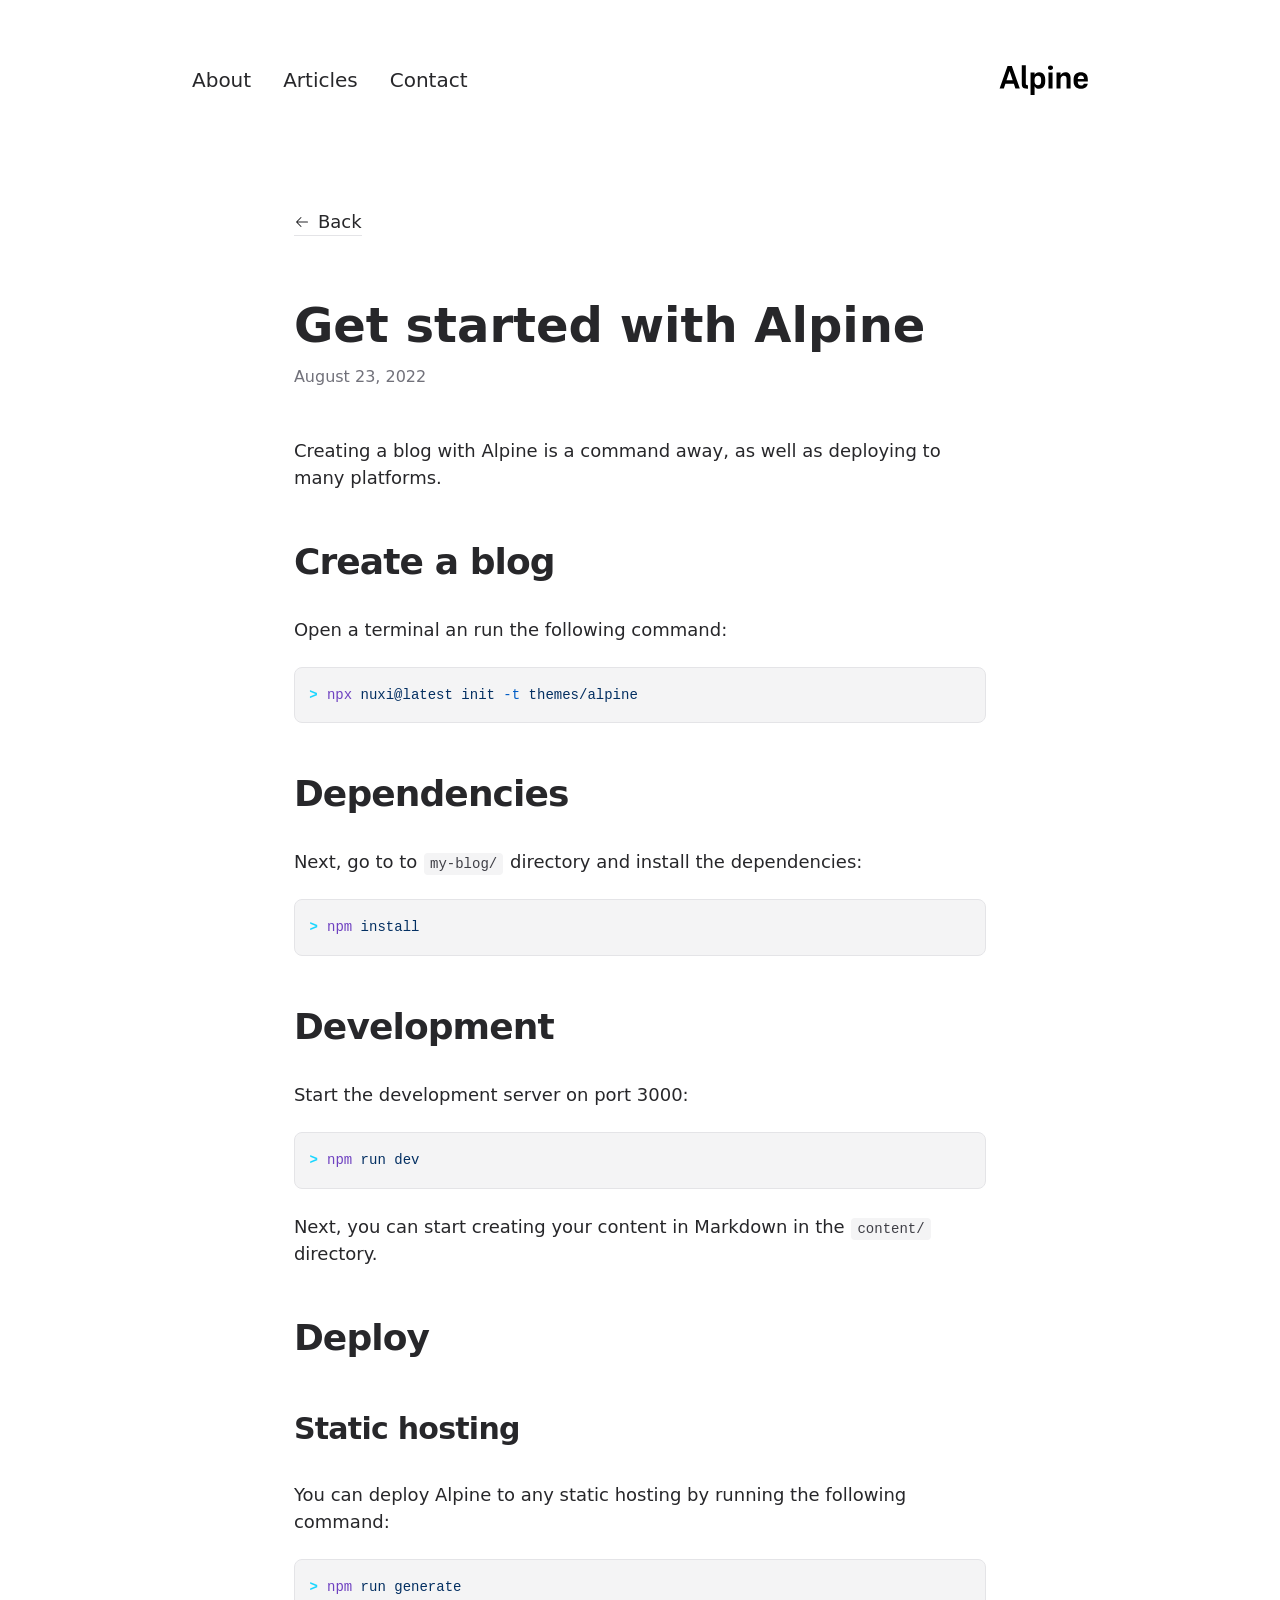
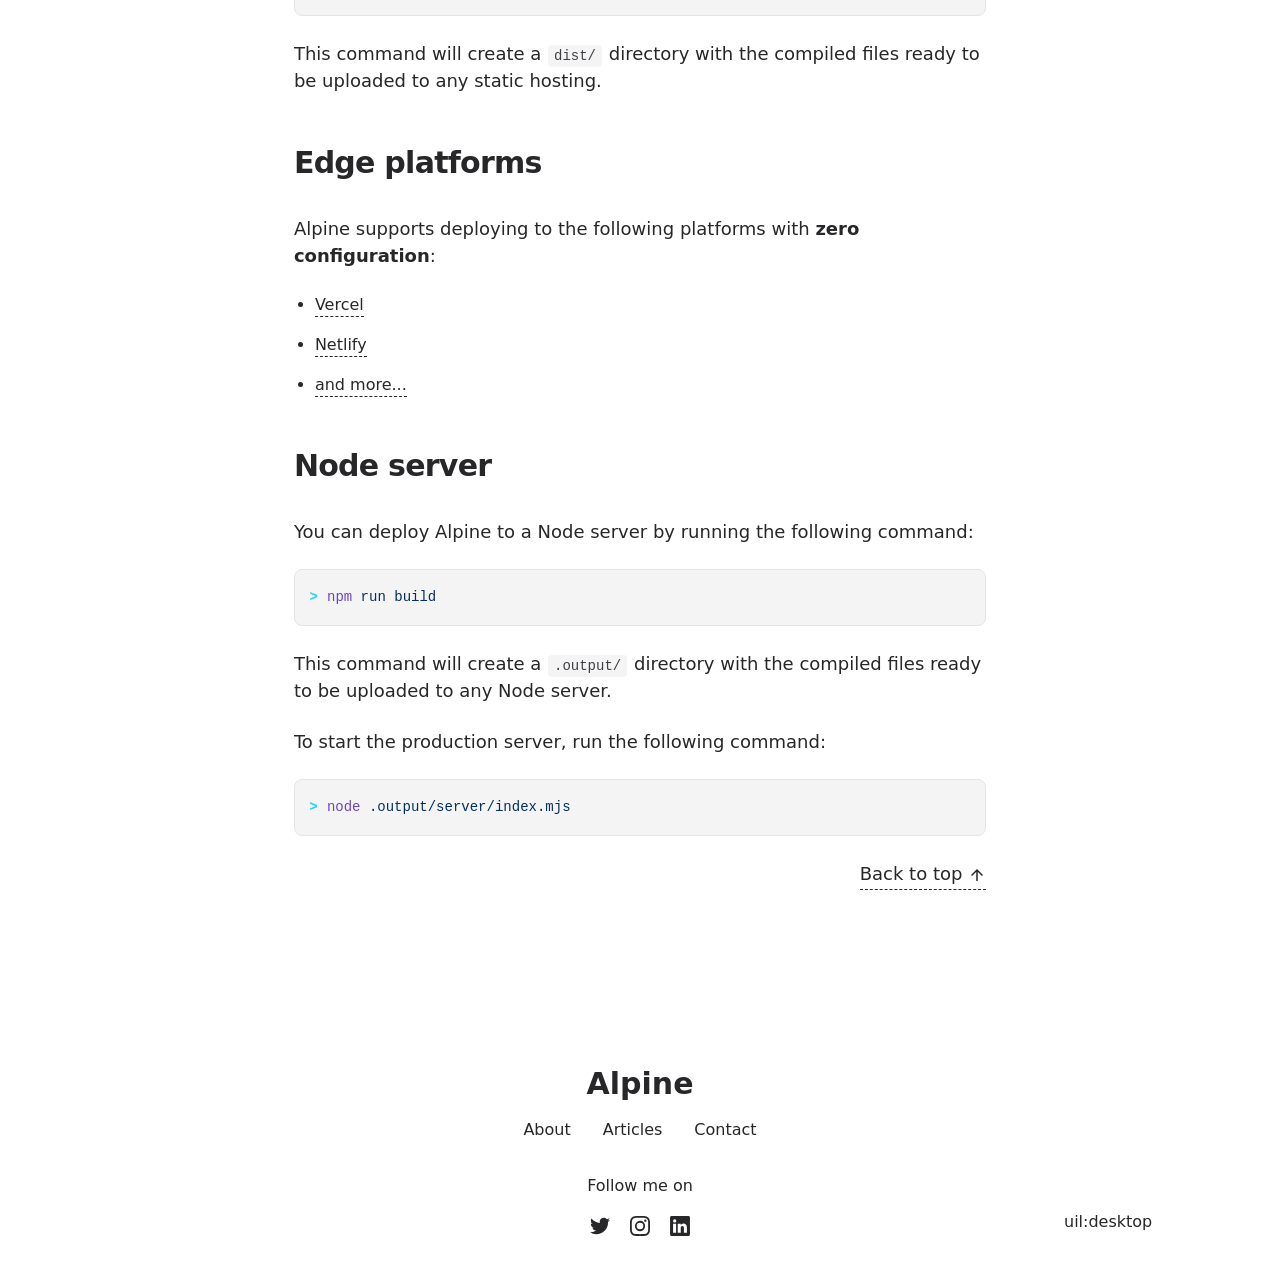
<file: articles/get-started/index.html>
<!DOCTYPE html><html  lang="en"><head><meta charset="utf-8">
<meta name="viewport" content="width=device-width, initial-scale=1">
<title>Get started with Alpine</title>
<meta name="twitter:card" content="summary_large_image">
<meta property="og:image:width" content="400">
<meta property="og:image:height" content="300">
<meta property="og:image:alt" content="An image showcasing my project.">
<meta property="og:title" content="Get started with Alpine">
<meta name="description" content="Creating a blog with Alpine is a command away, as well as deploying to many platforms.">
<meta property="og:description" content="Creating a blog with Alpine is a command away, as well as deploying to many platforms.">
<meta property="og:image" content="/articles/get-started.webp">
<link rel="preload" as="fetch" crossorigin="anonymous" href="/articles/get-started/_payload.json?f10a82f5-c1e3-4fd4-95ea-2b50ec73f646">
<link rel="stylesheet" href="/_nuxt/entry.DFQ4GdPl.css">
<link rel="stylesheet" href="/_nuxt/DocumentDrivenNotFound.B11G-lTh.css">
<link rel="stylesheet" href="/_nuxt/article.BqVS76oC.css">
<link rel="stylesheet" href="/_nuxt/ProseA.CA8v1l5k.css">
<link rel="stylesheet" href="/_nuxt/ProseH1.BSXj9tNT.css">
<link rel="stylesheet" href="/_nuxt/ProseP.1fjG0kr7.css">
<link rel="stylesheet" href="/_nuxt/ProseH2.CQjQ3bi0.css">
<link rel="stylesheet" href="/_nuxt/ProsePre.CchFRBtv.css">
<link rel="stylesheet" href="/_nuxt/ProseCode.BpUYiJsu.css">
<link rel="stylesheet" href="/_nuxt/ProseCodeInline.U6Illn9T.css">
<link rel="stylesheet" href="/_nuxt/ProseH3.Bb5_R06w.css">
<link rel="stylesheet" href="/_nuxt/ProseStrong.CVUsf-i8.css">
<link rel="stylesheet" href="/_nuxt/ProseUl.DyenX3n1.css">
<link rel="stylesheet" href="/_nuxt/ProseLi.C_3gCvQy.css">
<link rel="modulepreload" as="script" crossorigin href="/_nuxt/CW4l2274.js">
<link rel="modulepreload" as="script" crossorigin href="/_nuxt/CWhmV9xK.js">
<link rel="modulepreload" as="script" crossorigin href="/_nuxt/Cc8KEIza.js">
<link rel="modulepreload" as="script" crossorigin href="/_nuxt/CIxEJ464.js">
<link rel="modulepreload" as="script" crossorigin href="/_nuxt/x0vuiXRH.js">
<link rel="modulepreload" as="script" crossorigin href="/_nuxt/CtrMMq85.js">
<link rel="modulepreload" as="script" crossorigin href="/_nuxt/DZyvJY2I.js">
<link rel="modulepreload" as="script" crossorigin href="/_nuxt/BbyE_ABA.js">
<link rel="modulepreload" as="script" crossorigin href="/_nuxt/BLzJzYyH.js">
<link rel="modulepreload" as="script" crossorigin href="/_nuxt/BcWussCh.js">
<link rel="modulepreload" as="script" crossorigin href="/_nuxt/BU5XUfv9.js">
<link rel="modulepreload" as="script" crossorigin href="/_nuxt/BfFJeEOQ.js">
<link rel="modulepreload" as="script" crossorigin href="/_nuxt/Bhuk2BfS.js">
<link rel="modulepreload" as="script" crossorigin href="/_nuxt/CujaQIfZ.js">
<link rel="modulepreload" as="script" crossorigin href="/_nuxt/DRsvzcN2.js">
<link rel="modulepreload" as="script" crossorigin href="/_nuxt/Cy-4If1y.js">
<link rel="modulepreload" as="script" crossorigin href="/_nuxt/BqvGovgx.js">
<link rel="modulepreload" as="script" crossorigin href="/_nuxt/CoZWNXVJ.js">
<link rel="modulepreload" as="script" crossorigin href="/_nuxt/DIKtXb-R.js">
<link rel="modulepreload" as="script" crossorigin href="/_nuxt/Rrs2yqlt.js">
<link rel="modulepreload" as="script" crossorigin href="/_nuxt/s4ykXrSc.js">
<link rel="prefetch" as="script" crossorigin href="/_nuxt/CXkbQobe.js">
<link rel="prefetch" as="script" crossorigin href="/_nuxt/BpUgv4XG.js">
<link rel="prefetch" as="script" crossorigin href="/_nuxt/DB6WVZgU.js">
<link rel="prefetch" as="style" href="/_nuxt/useStudio.C9PEDlQy.css">
<link rel="prefetch" as="script" crossorigin href="/_nuxt/C0oa_2-u.js">
<link rel="prefetch" as="style" href="/_nuxt/error-404.Bwq3Qtp8.css">
<link rel="prefetch" as="script" crossorigin href="/_nuxt/BKBm8EjU.js">
<link rel="prefetch" as="style" href="/_nuxt/error-500.C69HPPxN.css">
<link rel="prefetch" as="script" crossorigin href="/_nuxt/Btic34Yg.js">
<script type="module" src="/_nuxt/CW4l2274.js" crossorigin></script><style id="pinceau-runtime-hydratable">@media{.phy[--]{--puid:Q4-s8z-v;}.pv-euj54G{max-width:var(--elements-container-maxWidth);padding-left:var(--elements-container-padding-mobile);padding-right:var(--elements-container-padding-mobile);}@media (min-width: 475px){.pv-euj54G{padding-left:var(--elements-container-padding-xs);padding-right:var(--elements-container-padding-xs);}}@media (min-width: 640px){.pv-euj54G{padding-left:var(--elements-container-padding-sm);padding-right:var(--elements-container-padding-sm);}}@media (min-width: 768px){.pv-euj54G{padding-left:var(--elements-container-padding-md);padding-right:var(--elements-container-padding-md);}}} </style><style id="pinceau-theme">@media { :root {--pinceau-mq: initial; --alpine-readableLine: 68ch;--alpine-backdrop-backgroundColor: #f4f4f5b3;--prose-code-inline-padding: 0.2rem 0.375rem 0.2rem 0.375rem;--prose-code-block-backdropFilter: contrast(1);--prose-code-block-border-style: solid;--prose-code-block-border-width: 1px;--prose-tbody-tr-borderBottom-style: dashed;--prose-tbody-tr-borderBottom-width: 1px;--prose-th-textAlign: inherit;--prose-thead-borderBottom-style: solid;--prose-thead-borderBottom-width: 1px;--prose-thead-border-style: solid;--prose-thead-border-width: 0px;--prose-table-textAlign: start;--prose-hr-width: 1px;--prose-hr-style: solid;--prose-li-listStylePosition: outside;--prose-ol-li-markerColor: currentColor;--prose-ol-paddingInlineStart: 21px;--prose-ol-listStyleType: decimal;--prose-ul-li-markerColor: currentColor;--prose-ul-paddingInlineStart: 21px;--prose-ul-listStyleType: disc;--prose-blockquote-border-style: solid;--prose-blockquote-border-width: 4px;--prose-blockquote-quotes: '201C' '201D' '2018' '2019';--prose-blockquote-paddingInlineStart: 24px;--prose-a-code-color-hover: currentColor;--prose-a-code-color-static: currentColor;--prose-a-hasCode-borderBottom: none;--prose-a-border-distance: 2px;--prose-a-border-color-hover: currentColor;--prose-a-border-color-static: currentColor;--prose-a-border-style-hover: solid;--prose-a-border-style-static: dashed;--prose-a-border-width: 1px;--prose-a-color-static: inherit;--prose-a-textDecoration: none;--prose-h6-margin: 3rem 0 2rem;--prose-h5-margin: 3rem 0 2rem;--prose-h4-margin: 3rem 0 2rem;--prose-h3-margin: 3rem 0 2rem;--prose-h2-margin: 3rem 0 2rem;--prose-h1-margin: 0 0 2rem;--prose-p-fontSize: 18px;--typography-lead-loose: 2;--typography-lead-relaxed: 1.625;--typography-lead-normal: 1.5;--typography-lead-snug: 1.375;--typography-lead-tight: 1.25;--typography-lead-none: 1;--typography-lead-10: 2.5rem;--typography-lead-9: 2.25rem;--typography-lead-8: 2rem;--typography-lead-7: 1.75rem;--typography-lead-6: 1.5rem;--typography-lead-5: 1.25rem;--typography-lead-4: 1rem;--typography-lead-3: .75rem;--typography-lead-2: .5rem;--typography-lead-1: .025rem;--typography-fontWeight-black: 900;--typography-fontWeight-extrabold: 800;--typography-fontWeight-bold: 700;--typography-fontWeight-semibold: 600;--typography-fontWeight-medium: 500;--typography-fontWeight-normal: 400;--typography-fontWeight-light: 300;--typography-fontWeight-extralight: 200;--typography-fontWeight-thin: 100;--typography-fontSize-9xl: 128px;--typography-fontSize-8xl: 96px;--typography-fontSize-7xl: 72px;--typography-fontSize-6xl: 60px;--typography-fontSize-5xl: 48px;--typography-fontSize-4xl: 36px;--typography-fontSize-3xl: 30px;--typography-fontSize-2xl: 24px;--typography-fontSize-xl: 20px;--typography-fontSize-lg: 18px;--typography-fontSize-base: 16px;--typography-fontSize-sm: 14px;--typography-fontSize-xs: 12px;--typography-letterSpacing-wide: 0.025em;--typography-letterSpacing-tight: -0.025em;--typography-verticalMargin-base: 24px;--typography-verticalMargin-sm: 16px;--elements-border-secondary-hover: [object Object];--elements-backdrop-background: #fffc;--elements-backdrop-filter: saturate(200%) blur(20px);--elements-container-maxWidth: 64rem;--lead-loose: 2;--lead-relaxed: 1.625;--lead-normal: 1.5;--lead-snug: 1.375;--lead-tight: 1.25;--lead-none: 1;--lead-10: 2.5rem;--lead-9: 2.25rem;--lead-8: 2rem;--lead-7: 1.75rem;--lead-6: 1.5rem;--lead-5: 1.25rem;--lead-4: 1rem;--lead-3: .75rem;--lead-2: .5rem;--lead-1: .025rem;--letterSpacing-widest: 0.1em;--letterSpacing-wider: 0.05em;--letterSpacing-wide: 0.025em;--letterSpacing-normal: 0em;--letterSpacing-tight: -0.025em;--letterSpacing-tighter: -0.05em;--fontSize-9xl: 8rem;--fontSize-8xl: 6rem;--fontSize-7xl: 4.5rem;--fontSize-6xl: 3.75rem;--fontSize-5xl: 3rem;--fontSize-4xl: 2.25rem;--fontSize-3xl: 1.875rem;--fontSize-2xl: 1.5rem;--fontSize-xl: 1.25rem;--fontSize-lg: 1.125rem;--fontSize-base: 1rem;--fontSize-sm: 0.875rem;--fontSize-xs: 0.75rem;--fontWeight-black: 900;--fontWeight-extrabold: 800;--fontWeight-bold: 700;--fontWeight-semibold: 600;--fontWeight-medium: 500;--fontWeight-normal: 400;--fontWeight-light: 300;--fontWeight-extralight: 200;--fontWeight-thin: 100;--font-mono: ui-monospace, SFMono-Regular, Menlo, Monaco, Consolas, Liberation Mono, Courier New, monospace;--font-serif: ui-serif, Georgia, Cambria, Times New Roman, Times, serif;--font-sans: ui-sans-serif, system-ui, -apple-system, BlinkMacSystemFont, Segoe UI, Roboto, Helvetica Neue, Arial, Noto Sans, sans-serif, Apple Color Emoji, Segoe UI Emoji, Segoe UI Symbol, Noto Color Emoji;--opacity-total: 1;--opacity-high: 0.8;--opacity-medium: 0.5;--opacity-soft: 0.3;--opacity-light: 0.15;--opacity-bright: 0.1;--opacity-noOpacity: 0;--borderWidth-lg: 3px;--borderWidth-md: 2px;--borderWidth-sm: 1px;--borderWidth-noBorder: 0;--space-rem-875: 0.875rem;--space-rem-625: 0.625rem;--space-rem-375: 0.375rem;--space-rem-125: 0.125rem;--space-px: 1px;--space-128: 32rem;--space-96: 24rem;--space-80: 20rem;--space-72: 18rem;--space-64: 16rem;--space-60: 15rem;--space-56: 14rem;--space-52: 13rem;--space-48: 12rem;--space-44: 11rem;--space-40: 10rem;--space-36: 9rem;--space-32: 8rem;--space-28: 7rem;--space-24: 6rem;--space-20: 5rem;--space-16: 4rem;--space-14: 3.5rem;--space-12: 3rem;--space-11: 2.75rem;--space-10: 2.5rem;--space-9: 2.25rem;--space-8: 2rem;--space-7: 1.75rem;--space-6: 1.5rem;--space-5: 1.25rem;--space-4: 1rem;--space-3: 0.75rem;--space-2: 0.5rem;--space-1: 0.25rem;--space-0: 0px;--size-full: 100%;--size-7xl: 80rem;--size-6xl: 72rem;--size-5xl: 64rem;--size-4xl: 56rem;--size-3xl: 48rem;--size-2xl: 42rem;--size-xl: 36rem;--size-lg: 32rem;--size-md: 28rem;--size-sm: 24rem;--size-xs: 20rem;--size-200: 200px;--size-104: 104px;--size-80: 80px;--size-64: 64px;--size-56: 56px;--size-48: 48px;--size-40: 40px;--size-32: 32px;--size-24: 24px;--size-20: 20px;--size-16: 16px;--size-12: 12px;--size-8: 8px;--size-6: 6px;--size-4: 4px;--size-2: 2px;--size-0: 0px;--radii-full: 9999px;--radii-3xl: 1.75rem;--radii-2xl: 1.5rem;--radii-xl: 1rem;--radii-lg: 0.75rem;--radii-md: 0.5rem;--radii-sm: 0.375rem;--radii-xs: 0.25rem;--radii-2xs: 0.125rem;--radii-none: 0px;--shadow-none: 0px 0px 0px 0px transparent;--shadow-lg: 0px 10px 15px -3px #000000, 0px 4px 6px -4px #000000;--shadow-md: 0px 4px 6px -1px #000000, 0px 2px 4px -2px #000000;--shadow-sm: 0px 1px 3px 0px #000000, 0px 1px 2px -1px #000000;--shadow-xs: 0px 1px 2px 0px #000000;--height-screen: 100vh;--width-screen: 100vw;--color-primary-900: #002e38;--color-primary-800: #005c70;--color-primary-700: #008aa9;--color-primary-600: #00b9e1;--color-primary-500: #1ad6ff;--color-primary-400: #40ddff;--color-primary-300: #66e4ff;--color-primary-200: #8deaff;--color-primary-100: #b3f1ff;--color-primary-50: #d9f8ff;--color-ruby-900: #380011;--color-ruby-800: #700021;--color-ruby-700: #a90032;--color-ruby-600: #e10043;--color-ruby-500: #ff1a5e;--color-ruby-400: #ff4079;--color-ruby-300: #ff6694;--color-ruby-200: #ff8dae;--color-ruby-100: #ffb3c9;--color-ruby-50: #ffd9e4;--color-pink-900: #380025;--color-pink-800: #70004b;--color-pink-700: #a90070;--color-pink-600: #e10095;--color-pink-500: #ff1ab2;--color-pink-400: #ff40bf;--color-pink-300: #ff66cc;--color-pink-200: #ff8dd8;--color-pink-100: #ffb3e5;--color-pink-50: #ffd9f2;--color-purple-900: #190038;--color-purple-800: #330070;--color-purple-700: #4c00a9;--color-purple-600: #6500e1;--color-purple-500: #811aff;--color-purple-400: #9640ff;--color-purple-300: #ab66ff;--color-purple-200: #c08dff;--color-purple-100: #d5b3ff;--color-purple-50: #ead9ff;--color-royalblue-900: #0b0531;--color-royalblue-800: #160a62;--color-royalblue-700: #211093;--color-royalblue-600: #2c15c4;--color-royalblue-500: #4127e8;--color-royalblue-400: #614bec;--color-royalblue-300: #806ff0;--color-royalblue-200: #a093f3;--color-royalblue-100: #c0b7f7;--color-royalblue-50: #dfdbfb;--color-indigoblue-900: #001238;--color-indigoblue-800: #002370;--color-indigoblue-700: #0035a9;--color-indigoblue-600: #0047e1;--color-indigoblue-500: #1a62ff;--color-indigoblue-400: #407cff;--color-indigoblue-300: #6696ff;--color-indigoblue-200: #8db0ff;--color-indigoblue-100: #b3cbff;--color-indigoblue-50: #d9e5ff;--color-blue-900: #002438;--color-blue-800: #004870;--color-blue-700: #006ca9;--color-blue-600: #0090e1;--color-blue-500: #1aadff;--color-blue-400: #40bbff;--color-blue-300: #66c8ff;--color-blue-200: #8dd6ff;--color-blue-100: #b3e4ff;--color-blue-50: #d9f1ff;--color-lightblue-900: #002e38;--color-lightblue-800: #005c70;--color-lightblue-700: #008aa9;--color-lightblue-600: #00b9e1;--color-lightblue-500: #1ad6ff;--color-lightblue-400: #40ddff;--color-lightblue-300: #66e4ff;--color-lightblue-200: #8deaff;--color-lightblue-100: #b3f1ff;--color-lightblue-50: #d9f8ff;--color-teal-900: #062a28;--color-teal-800: #0b544f;--color-teal-700: #117d77;--color-teal-600: #16a79e;--color-teal-500: #1cd1c6;--color-teal-400: #36e4da;--color-teal-300: #5fe9e1;--color-teal-200: #87efe9;--color-teal-100: #aff4f0;--color-teal-50: #d7faf8;--color-pear-900: #2a2b09;--color-pear-800: #545512;--color-pear-700: #7e801b;--color-pear-600: #a8aa24;--color-pear-500: #d0d32f;--color-pear-400: #d8da52;--color-pear-300: #e0e274;--color-pear-200: #e8e997;--color-pear-100: #eff0ba;--color-pear-50: #f7f8dc;--color-red-900: #380300;--color-red-800: #700700;--color-red-700: #a90a00;--color-red-600: #e10e00;--color-red-500: #ff281a;--color-red-400: #ff4c40;--color-red-300: #ff7066;--color-red-200: #ff948d;--color-red-100: #ffb7b3;--color-red-50: #ffdbd9;--color-orange-900: #381800;--color-orange-800: #702f00;--color-orange-700: #a94700;--color-orange-600: #e15e00;--color-orange-500: #ff7a1a;--color-orange-400: #ff9040;--color-orange-300: #ffa666;--color-orange-200: #ffbd8d;--color-orange-100: #ffd3b3;--color-orange-50: #ffe9d9;--color-yellow-900: #362b03;--color-yellow-800: #6d5605;--color-yellow-700: #a38108;--color-yellow-600: #daac0a;--color-yellow-500: #f5c828;--color-yellow-400: #f7d14c;--color-yellow-300: #f8da70;--color-yellow-200: #fae393;--color-yellow-100: #fcedb7;--color-yellow-50: #fdf6db;--color-green-900: #003f25;--color-green-800: #005e38;--color-green-700: #007e4a;--color-green-600: #009d5d;--color-green-500: #00bd6f;--color-green-400: #00dc82;--color-green-300: #30ffaa;--color-green-200: #83ffcc;--color-green-100: #acffdd;--color-green-50: #d6ffee;--color-gray-900: #18181B;--color-gray-800: #27272A;--color-gray-700: #3f3f46;--color-gray-600: #52525B;--color-gray-500: #71717A;--color-gray-400: #a1a1aa;--color-gray-300: #D4d4d8;--color-gray-200: #e4e4e7;--color-gray-100: #f4f4f5;--color-gray-50: #fafafa;--color-black: #0c0c0d;--color-white: #FFFFFF;--media-portrait: only screen and (orientation: portrait);--media-landscape: only screen and (orientation: landscape);--media-rm: (prefers-reduced-motion: reduce);--media-2xl: (min-width: 1536px);--media-xl: (min-width: 1280px);--media-lg: (min-width: 1024px);--media-md: (min-width: 768px);--media-sm: (min-width: 640px);--media-xs: (min-width: 475px);--alpine-body-color: var(--color-gray-800);--alpine-body-backgroundColor: var(--color-white);--prose-code-inline-fontWeight: var(--typography-fontWeight-normal);--prose-code-inline-fontSize: var(--typography-fontSize-sm);--prose-code-inline-borderRadius: var(--radii-xs);--prose-code-block-pre-padding: var(--typography-verticalMargin-sm);--prose-code-block-margin: var(--typography-verticalMargin-base) 0;--prose-code-block-fontSize: var(--typography-fontSize-sm);--prose-tbody-code-inline-fontSize: var(--typography-fontSize-sm);--prose-tbody-td-padding: var(--typography-verticalMargin-sm);--prose-th-fontWeight: var(--typography-fontWeight-semibold);--prose-th-padding: 0 var(--typography-verticalMargin-sm) var(--typography-verticalMargin-sm) var(--typography-verticalMargin-sm);--prose-table-lineHeight: var(--typography-lead-6);--prose-table-fontSize: var(--typography-fontSize-sm);--prose-table-margin: var(--typography-verticalMargin-base) 0;--prose-hr-margin: var(--typography-verticalMargin-base) 0;--prose-li-margin: var(--typography-verticalMargin-sm) 0;--prose-ol-margin: var(--typography-verticalMargin-base) 0;--prose-ul-margin: var(--typography-verticalMargin-base) 0;--prose-blockquote-margin: var(--typography-verticalMargin-base) 0;--prose-a-code-border-style: var(--prose-a-border-style-static);--prose-a-code-border-width: var(--prose-a-border-width);--prose-a-fontWeight: var(--typography-fontWeight-medium);--prose-img-margin: var(--typography-verticalMargin-base) 0;--prose-strong-fontWeight: var(--typography-fontWeight-semibold);--prose-h6-iconSize: var(--typography-fontSize-base);--prose-h6-fontWeight: var(--typography-fontWeight-semibold);--prose-h6-lineHeight: var(--typography-lead-normal);--prose-h6-fontSize: var(--typography-fontSize-lg);--prose-h5-iconSize: var(--typography-fontSize-lg);--prose-h5-fontWeight: var(--typography-fontWeight-semibold);--prose-h5-lineHeight: var(--typography-lead-snug);--prose-h5-fontSize: var(--typography-fontSize-xl);--prose-h4-iconSize: var(--typography-fontSize-lg);--prose-h4-letterSpacing: var(--typography-letterSpacing-tight);--prose-h4-fontWeight: var(--typography-fontWeight-semibold);--prose-h4-lineHeight: var(--typography-lead-snug);--prose-h4-fontSize: var(--typography-fontSize-2xl);--prose-h3-iconSize: var(--typography-fontSize-xl);--prose-h3-letterSpacing: var(--typography-letterSpacing-tight);--prose-h3-fontWeight: var(--typography-fontWeight-semibold);--prose-h3-lineHeight: var(--typography-lead-snug);--prose-h3-fontSize: var(--typography-fontSize-3xl);--prose-h2-iconSize: var(--typography-fontSize-2xl);--prose-h2-letterSpacing: var(--typography-letterSpacing-tight);--prose-h2-fontWeight: var(--typography-fontWeight-semibold);--prose-h2-lineHeight: var(--typography-lead-tight);--prose-h2-fontSize: var(--typography-fontSize-4xl);--prose-h1-iconSize: var(--typography-fontSize-3xl);--prose-h1-letterSpacing: var(--typography-letterSpacing-tight);--prose-h1-fontWeight: var(--typography-fontWeight-bold);--prose-h1-lineHeight: var(--typography-lead-tight);--prose-h1-fontSize: var(--typography-fontSize-5xl);--prose-p-br-margin: var(--typography-verticalMargin-base) 0 0 0;--prose-p-margin: var(--typography-verticalMargin-base) 0;--prose-p-lineHeight: var(--typography-lead-normal);--typography-color-primary-900: var(--color-primary-900);--typography-color-primary-800: var(--color-primary-800);--typography-color-primary-700: var(--color-primary-700);--typography-color-primary-600: var(--color-primary-600);--typography-color-primary-500: var(--color-primary-500);--typography-color-primary-400: var(--color-primary-400);--typography-color-primary-300: var(--color-primary-300);--typography-color-primary-200: var(--color-primary-200);--typography-color-primary-100: var(--color-primary-100);--typography-color-primary-50: var(--color-primary-50);--typography-font-code: var(--font-mono);--typography-font-body: var(--font-sans);--typography-font-display: var(--font-sans);--typography-body-backgroundColor: var(--color-white);--typography-body-color: var(--color-black);--elements-state-danger-borderColor-secondary: var(--color-red-200);--elements-state-danger-borderColor-primary: var(--color-red-100);--elements-state-danger-backgroundColor-secondary: var(--color-red-100);--elements-state-danger-backgroundColor-primary: var(--color-red-50);--elements-state-danger-color-secondary: var(--color-red-600);--elements-state-danger-color-primary: var(--color-red-500);--elements-state-warning-borderColor-secondary: var(--color-yellow-200);--elements-state-warning-borderColor-primary: var(--color-yellow-100);--elements-state-warning-backgroundColor-secondary: var(--color-yellow-100);--elements-state-warning-backgroundColor-primary: var(--color-yellow-50);--elements-state-warning-color-secondary: var(--color-yellow-700);--elements-state-warning-color-primary: var(--color-yellow-600);--elements-state-success-borderColor-secondary: var(--color-green-200);--elements-state-success-borderColor-primary: var(--color-green-100);--elements-state-success-backgroundColor-secondary: var(--color-green-100);--elements-state-success-backgroundColor-primary: var(--color-green-50);--elements-state-success-color-secondary: var(--color-green-600);--elements-state-success-color-primary: var(--color-green-500);--elements-state-info-borderColor-secondary: var(--color-blue-200);--elements-state-info-borderColor-primary: var(--color-blue-100);--elements-state-info-backgroundColor-secondary: var(--color-blue-100);--elements-state-info-backgroundColor-primary: var(--color-blue-50);--elements-state-info-color-secondary: var(--color-blue-600);--elements-state-info-color-primary: var(--color-blue-500);--elements-state-primary-borderColor-secondary: var(--color-primary-200);--elements-state-primary-borderColor-primary: var(--color-primary-100);--elements-state-primary-backgroundColor-secondary: var(--color-primary-100);--elements-state-primary-backgroundColor-primary: var(--color-primary-50);--elements-state-primary-color-secondary: var(--color-primary-700);--elements-state-primary-color-primary: var(--color-primary-600);--elements-surface-secondary-backgroundColor: var(--color-gray-200);--elements-surface-primary-backgroundColor: var(--color-gray-100);--elements-surface-background-base: var(--color-gray-100);--elements-border-secondary-static: var(--color-gray-200);--elements-border-primary-hover: var(--color-gray-200);--elements-border-primary-static: var(--color-gray-100);--elements-container-padding-md: var(--space-16);--elements-container-padding-sm: var(--space-12);--elements-container-padding-xs: var(--space-8);--elements-container-padding-mobile: var(--space-6);--elements-text-secondary-color-hover: var(--color-gray-700);--elements-text-secondary-color-static: var(--color-gray-500);--elements-text-primary-color-static: var(--color-gray-900);--text-6xl-lineHeight: var(--lead-none);--text-6xl-fontSize: var(--fontSize-6xl);--text-5xl-lineHeight: var(--lead-none);--text-5xl-fontSize: var(--fontSize-5xl);--text-4xl-lineHeight: var(--lead-10);--text-4xl-fontSize: var(--fontSize-4xl);--text-3xl-lineHeight: var(--lead-9);--text-3xl-fontSize: var(--fontSize-3xl);--text-2xl-lineHeight: var(--lead-8);--text-2xl-fontSize: var(--fontSize-2xl);--text-xl-lineHeight: var(--lead-7);--text-xl-fontSize: var(--fontSize-xl);--text-lg-lineHeight: var(--lead-7);--text-lg-fontSize: var(--fontSize-lg);--text-base-lineHeight: var(--lead-6);--text-base-fontSize: var(--fontSize-base);--text-sm-lineHeight: var(--lead-5);--text-sm-fontSize: var(--fontSize-sm);--text-xs-lineHeight: var(--lead-4);--text-xs-fontSize: var(--fontSize-xs);--shadow-2xl: 0px 25px 50px -12px var(--color-gray-900);--shadow-xl: 0px 20px 25px -5px var(--color-gray-400), 0px 8px 10px -6px #000000;--color-secondary-900: var(--color-gray-900);--color-secondary-800: var(--color-gray-800);--color-secondary-700: var(--color-gray-700);--color-secondary-600: var(--color-gray-600);--color-secondary-500: var(--color-gray-500);--color-secondary-400: var(--color-gray-400);--color-secondary-300: var(--color-gray-300);--color-secondary-200: var(--color-gray-200);--color-secondary-100: var(--color-gray-100);--color-secondary-50: var(--color-gray-50);--prose-a-code-background-hover: var(--typography-color-primary-50);--prose-a-code-border-color-hover: var(--typography-color-primary-500);--prose-a-color-hover: var(--typography-color-primary-500);--typography-color-secondary-900: var(--color-secondary-900);--typography-color-secondary-800: var(--color-secondary-800);--typography-color-secondary-700: var(--color-secondary-700);--typography-color-secondary-600: var(--color-secondary-600);--typography-color-secondary-500: var(--color-secondary-500);--typography-color-secondary-400: var(--color-secondary-400);--typography-color-secondary-300: var(--color-secondary-300);--typography-color-secondary-200: var(--color-secondary-200);--typography-color-secondary-100: var(--color-secondary-100);--typography-color-secondary-50: var(--color-secondary-50);--prose-code-inline-backgroundColor: var(--typography-color-secondary-100);--prose-code-inline-color: var(--typography-color-secondary-700);--prose-code-block-backgroundColor: var(--typography-color-secondary-100);--prose-code-block-color: var(--typography-color-secondary-700);--prose-code-block-border-color: var(--typography-color-secondary-200);--prose-tbody-tr-borderBottom-color: var(--typography-color-secondary-200);--prose-th-color: var(--typography-color-secondary-600);--prose-thead-borderBottom-color: var(--typography-color-secondary-200);--prose-thead-border-color: var(--typography-color-secondary-300);--prose-hr-color: var(--typography-color-secondary-200);--prose-blockquote-border-color: var(--typography-color-secondary-200);--prose-blockquote-color: var(--typography-color-secondary-500);--prose-a-code-border-color-static: var(--typography-color-secondary-400); } }@media { :root.dark {--pinceau-mq: dark; --alpine-backdrop-backgroundColor: #18181bb3;--prose-code-block-backdropFilter: contrast(1);--prose-ol-li-markerColor: currentColor;--prose-ul-li-markerColor: currentColor;--prose-a-code-color-hover: currentColor;--prose-a-code-color-static: currentColor;--prose-a-border-color-hover: currentColor;--prose-a-border-color-static: currentColor;--prose-a-color-static: inherit;--elements-backdrop-background: #0c0d0ccc;--alpine-body-color: var(--color-gray-200);--alpine-body-backgroundColor: var(--color-black);--typography-body-backgroundColor: var(--color-black);--typography-body-color: var(--color-white);--elements-state-danger-borderColor-secondary: var(--color-red-700);--elements-state-danger-borderColor-primary: var(--color-red-800);--elements-state-danger-backgroundColor-secondary: var(--color-red-800);--elements-state-danger-backgroundColor-primary: var(--color-red-900);--elements-state-danger-color-secondary: var(--color-red-200);--elements-state-danger-color-primary: var(--color-red-300);--elements-state-warning-borderColor-secondary: var(--color-yellow-700);--elements-state-warning-borderColor-primary: var(--color-yellow-800);--elements-state-warning-backgroundColor-secondary: var(--color-yellow-800);--elements-state-warning-backgroundColor-primary: var(--color-yellow-900);--elements-state-warning-color-secondary: var(--color-yellow-200);--elements-state-warning-color-primary: var(--color-yellow-400);--elements-state-success-borderColor-secondary: var(--color-green-700);--elements-state-success-borderColor-primary: var(--color-green-800);--elements-state-success-backgroundColor-secondary: var(--color-green-800);--elements-state-success-backgroundColor-primary: var(--color-green-900);--elements-state-success-color-secondary: var(--color-green-200);--elements-state-success-color-primary: var(--color-green-400);--elements-state-info-borderColor-secondary: var(--color-blue-700);--elements-state-info-borderColor-primary: var(--color-blue-800);--elements-state-info-backgroundColor-secondary: var(--color-blue-800);--elements-state-info-backgroundColor-primary: var(--color-blue-900);--elements-state-info-color-secondary: var(--color-blue-200);--elements-state-info-color-primary: var(--color-blue-400);--elements-state-primary-borderColor-secondary: var(--color-primary-700);--elements-state-primary-borderColor-primary: var(--color-primary-800);--elements-state-primary-backgroundColor-secondary: var(--color-primary-800);--elements-state-primary-backgroundColor-primary: var(--color-primary-900);--elements-state-primary-color-secondary: var(--color-primary-200);--elements-state-primary-color-primary: var(--color-primary-400);--elements-surface-secondary-backgroundColor: var(--color-gray-800);--elements-surface-primary-backgroundColor: var(--color-gray-900);--elements-surface-background-base: var(--color-gray-900);--elements-border-secondary-static: var(--color-gray-800);--elements-border-primary-hover: var(--color-gray-800);--elements-border-primary-static: var(--color-gray-900);--elements-text-secondary-color-hover: var(--color-gray-200);--elements-text-secondary-color-static: var(--color-gray-400);--elements-text-primary-color-static: var(--color-gray-50);--prose-a-code-background-hover: var(--typography-color-primary-900);--prose-a-code-border-color-hover: var(--typography-color-primary-600);--prose-a-color-hover: var(--typography-color-primary-400);--prose-code-inline-backgroundColor: var(--typography-color-secondary-800);--prose-code-inline-color: var(--typography-color-secondary-200);--prose-code-block-backgroundColor: var(--typography-color-secondary-900);--prose-code-block-color: var(--typography-color-secondary-200);--prose-code-block-border-color: var(--typography-color-secondary-800);--prose-tbody-tr-borderBottom-color: var(--typography-color-secondary-800);--prose-th-color: var(--typography-color-secondary-400);--prose-thead-borderBottom-color: var(--typography-color-secondary-800);--prose-thead-border-color: var(--typography-color-secondary-600);--prose-hr-color: var(--typography-color-secondary-800);--prose-blockquote-border-color: var(--typography-color-secondary-700);--prose-blockquote-color: var(--typography-color-secondary-400);--prose-a-code-border-color-static: var(--typography-color-secondary-600); } }</style><script>"use strict";(()=>{const a=window,e=document.documentElement,c=window.localStorage,d=["dark","light"],n=c&&c.getItem&&c.getItem("nuxt-color-mode")||"system";let l=n==="system"?f():n;const i=e.getAttribute("data-color-mode-forced");i&&(l=i),r(l),a["__NUXT_COLOR_MODE__"]={preference:n,value:l,getColorScheme:f,addColorScheme:r,removeColorScheme:u};function r(o){const t=""+o+"",s="";e.classList?e.classList.add(t):e.className+=" "+t,s&&e.setAttribute("data-"+s,o)}function u(o){const t=""+o+"",s="";e.classList?e.classList.remove(t):e.className=e.className.replace(new RegExp(t,"g"),""),s&&e.removeAttribute("data-"+s)}function m(o){return a.matchMedia("(prefers-color-scheme"+o+")")}function f(){if(a.matchMedia&&m("").media!=="not all"){for(const o of d)if(m(":"+o).matches)return o}return"light"}})();
</script></head><body><div id="__nuxt"><div class="container pv-euj54G pc-Q4-s8z app-layout" data-v-7d05ce35 data-v-9f350c92><!--[--><div class="nuxt-progress" style="width:0%;height:3px;opacity:0;background-size:Infinity% auto;" data-v-7d05ce35></div><header class="right" data-v-7d05ce35 data-v-50c068c2><div class="menu" data-v-50c068c2><button aria-label="Navigation Menu" data-v-50c068c2><svg width="24" height="24" viewBox="0 0 68 68" fill="currentColor" xmlns="http://www.w3.org/2000/svg" data-v-50c068c2><path d="M8 34C8 32.1362 8 31.2044 8.30448 30.4693C8.71046 29.4892 9.48915 28.7105 10.4693 28.3045C11.2044 28 12.1362 28 14 28C15.8638 28 16.7956 28 17.5307 28.3045C18.5108 28.7105 19.2895 29.4892 19.6955 30.4693C20 31.2044 20 32.1362 20 34C20 35.8638 20 36.7956 19.6955 37.5307C19.2895 38.5108 18.5108 39.2895 17.5307 39.6955C16.7956 40 15.8638 40 14 40C12.1362 40 11.2044 40 10.4693 39.6955C9.48915 39.2895 8.71046 38.5108 8.30448 37.5307C8 36.7956 8 35.8638 8 34Z" data-v-50c068c2></path><path d="M28 34C28 32.1362 28 31.2044 28.3045 30.4693C28.7105 29.4892 29.4892 28.7105 30.4693 28.3045C31.2044 28 32.1362 28 34 28C35.8638 28 36.7956 28 37.5307 28.3045C38.5108 28.7105 39.2895 29.4892 39.6955 30.4693C40 31.2044 40 32.1362 40 34C40 35.8638 40 36.7956 39.6955 37.5307C39.2895 38.5108 38.5108 39.2895 37.5307 39.6955C36.7956 40 35.8638 40 34 40C32.1362 40 31.2044 40 30.4693 39.6955C29.4892 39.2895 28.7105 38.5108 28.3045 37.5307C28 36.7956 28 35.8638 28 34Z" data-v-50c068c2></path><path d="M48 34C48 32.1362 48 31.2044 48.3045 30.4693C48.7105 29.4892 49.4892 28.7105 50.4693 28.3045C51.2044 28 52.1362 28 54 28C55.8638 28 56.7956 28 57.5307 28.3045C58.5108 28.7105 59.2895 29.4892 59.6955 30.4693C60 31.2044 60 32.1362 60 34C60 35.8638 60 36.7956 59.6955 37.5307C59.2895 38.5108 58.5108 39.2895 57.5307 39.6955C56.7956 40 55.8638 40 54 40C52.1362 40 51.2044 40 50.4693 39.6955C49.4892 39.2895 48.7105 38.5108 48.3045 37.5307C48 36.7956 48 35.8638 48 34Z" data-v-50c068c2></path></svg></button></div><div class="overlay" data-v-50c068c2><nav data-v-50c068c2 data-v-696f8a70><ul data-v-696f8a70><!--[--><li data-v-696f8a70><a href="/" class="" data-v-696f8a70><span class="underline-fx" data-v-696f8a70></span> About</a></li><li data-v-696f8a70><a href="/articles" class="" data-v-696f8a70><span class="underline-fx" data-v-696f8a70></span> Articles</a></li><li data-v-696f8a70><a href="/contact" class="" data-v-696f8a70><span class="underline-fx" data-v-696f8a70></span> Contact</a></li><!--]--></ul></nav></div><div class="logo" data-v-50c068c2><a href="/" class="" data-v-50c068c2><img src="/logo-dark.svg" class="dark-img" alt="alpine" width="89" height="31" data-v-50c068c2><img src="/logo.svg" class="light-img" alt="alpine" width="89" height="31" data-v-50c068c2></a></div><div class="main-nav" data-v-50c068c2><nav data-v-50c068c2 data-v-696f8a70><ul data-v-696f8a70><!--[--><li data-v-696f8a70><a href="/" class="" data-v-696f8a70><span class="underline-fx" data-v-696f8a70></span> About</a></li><li data-v-696f8a70><a href="/articles" class="" data-v-696f8a70><span class="underline-fx" data-v-696f8a70></span> Articles</a></li><li data-v-696f8a70><a href="/contact" class="" data-v-696f8a70><span class="underline-fx" data-v-696f8a70></span> Contact</a></li><!--]--></ul></nav></div></header><!--[--><div class="document-driven-page"><article data-v-3fbc8182><a href="/articles" class="back" data-v-3fbc8182><svg xmlns="http://www.w3.org/2000/svg" xmlns:xlink="http://www.w3.org/1999/xlink" aria-hidden="true" role="img" class="icon" data-v-3fbc8182 style="" width="1em" height="1em" viewBox="0 0 256 256" data-v-4c52fcfa><path fill="currentColor" d="M224 128a8 8 0 0 1-8 8H59.31l58.35 58.34a8 8 0 0 1-11.32 11.32l-72-72a8 8 0 0 1 0-11.32l72-72a8 8 0 0 1 11.32 11.32L59.31 120H216a8 8 0 0 1 8 8"/></svg><span data-v-3fbc8182> Back </span></a><header data-v-3fbc8182><h1 class="title" data-v-3fbc8182>Get started with Alpine</h1><time datetime="2022-08-23T00:00:00.000Z" data-v-3fbc8182>August 23, 2022</time></header><div class="prose" data-v-3fbc8182><!--[--><div><h1 id="get-started-with-alpine" data-v-1ef32957><a aria-current="page" href="/articles/get-started#get-started-with-alpine" class="router-link-active router-link-exact-active" data-v-1ef32957><!--[-->Get started with Alpine<!--]--><!----></a></h1><p data-v-4507317d><!--[-->Creating a blog with Alpine is a command away, as well as deploying to many platforms.<!--]--></p><h2 id="create-a-blog" data-v-fbdf6efb><a aria-current="page" href="/articles/get-started#create-a-blog" class="router-link-active router-link-exact-active" data-v-fbdf6efb><!--[-->Create a blog<!--]--><!----></a></h2><p data-v-4507317d><!--[-->Open a terminal an run the following command:<!--]--></p><div class="highlight-bash prose-code" meta data-v-e915d301><!----><!--[--><pre class="language-bash shiki shiki-themes github-light github-dark" style=""><!--[--><code><span class="line" line="1"><span style="--shiki-default:#6F42C1;--shiki-dark:#B392F0">npx</span><span style="--shiki-default:#032F62;--shiki-dark:#9ECBFF"> nuxi@latest</span><span style="--shiki-default:#032F62;--shiki-dark:#9ECBFF"> init</span><span style="--shiki-default:#005CC5;--shiki-dark:#79B8FF"> -t</span><span style="--shiki-default:#032F62;--shiki-dark:#9ECBFF"> themes/alpine
</span></span></code><!--]--></pre><!--]--><button class="copy-button" data-v-e915d301 data-v-5428155e><span class="sr-only" data-v-5428155e>Copy to clipboard</span><span class="icon-wrapper" data-v-5428155e><svg xmlns="http://www.w3.org/2000/svg" xmlns:xlink="http://www.w3.org/1999/xlink" aria-hidden="true" role="img" class="icon" data-v-5428155e style="" width="18px" height="18px" viewBox="0 0 256 256" data-v-4c52fcfa><path fill="currentColor" d="M216 32H88a8 8 0 0 0-8 8v40H40a8 8 0 0 0-8 8v128a8 8 0 0 0 8 8h128a8 8 0 0 0 8-8v-40h40a8 8 0 0 0 8-8V40a8 8 0 0 0-8-8m-56 176H48V96h112Zm48-48h-32V88a8 8 0 0 0-8-8H96V48h112Z"/></svg></span></button></div><h2 id="dependencies" data-v-fbdf6efb><a aria-current="page" href="/articles/get-started#dependencies" class="router-link-active router-link-exact-active" data-v-fbdf6efb><!--[-->Dependencies<!--]--><!----></a></h2><p data-v-4507317d><!--[-->Next, go to to <code class="" data-v-029ebe25><!--[-->my-blog/<!--]--></code> directory and install the dependencies:<!--]--></p><div class="highlight-bash prose-code" meta data-v-e915d301><!----><!--[--><pre class="language-bash shiki shiki-themes github-light github-dark" style=""><!--[--><code><span class="line" line="1"><span style="--shiki-default:#6F42C1;--shiki-dark:#B392F0">npm</span><span style="--shiki-default:#032F62;--shiki-dark:#9ECBFF"> install
</span></span></code><!--]--></pre><!--]--><button class="copy-button" data-v-e915d301 data-v-5428155e><span class="sr-only" data-v-5428155e>Copy to clipboard</span><span class="icon-wrapper" data-v-5428155e><svg xmlns="http://www.w3.org/2000/svg" xmlns:xlink="http://www.w3.org/1999/xlink" aria-hidden="true" role="img" class="icon" data-v-5428155e style="" width="18px" height="18px" viewBox="0 0 256 256" data-v-4c52fcfa><path fill="currentColor" d="M216 32H88a8 8 0 0 0-8 8v40H40a8 8 0 0 0-8 8v128a8 8 0 0 0 8 8h128a8 8 0 0 0 8-8v-40h40a8 8 0 0 0 8-8V40a8 8 0 0 0-8-8m-56 176H48V96h112Zm48-48h-32V88a8 8 0 0 0-8-8H96V48h112Z"/></svg></span></button></div><h2 id="development" data-v-fbdf6efb><a aria-current="page" href="/articles/get-started#development" class="router-link-active router-link-exact-active" data-v-fbdf6efb><!--[-->Development<!--]--><!----></a></h2><p data-v-4507317d><!--[-->Start the development server on port 3000:<!--]--></p><div class="highlight-bash prose-code" meta data-v-e915d301><!----><!--[--><pre class="language-bash shiki shiki-themes github-light github-dark" style=""><!--[--><code><span class="line" line="1"><span style="--shiki-default:#6F42C1;--shiki-dark:#B392F0">npm</span><span style="--shiki-default:#032F62;--shiki-dark:#9ECBFF"> run</span><span style="--shiki-default:#032F62;--shiki-dark:#9ECBFF"> dev
</span></span></code><!--]--></pre><!--]--><button class="copy-button" data-v-e915d301 data-v-5428155e><span class="sr-only" data-v-5428155e>Copy to clipboard</span><span class="icon-wrapper" data-v-5428155e><svg xmlns="http://www.w3.org/2000/svg" xmlns:xlink="http://www.w3.org/1999/xlink" aria-hidden="true" role="img" class="icon" data-v-5428155e style="" width="18px" height="18px" viewBox="0 0 256 256" data-v-4c52fcfa><path fill="currentColor" d="M216 32H88a8 8 0 0 0-8 8v40H40a8 8 0 0 0-8 8v128a8 8 0 0 0 8 8h128a8 8 0 0 0 8-8v-40h40a8 8 0 0 0 8-8V40a8 8 0 0 0-8-8m-56 176H48V96h112Zm48-48h-32V88a8 8 0 0 0-8-8H96V48h112Z"/></svg></span></button></div><p data-v-4507317d><!--[-->Next, you can start creating your content in Markdown in the <code class="" data-v-029ebe25><!--[-->content/<!--]--></code> directory.<!--]--></p><h2 id="deploy" data-v-fbdf6efb><a aria-current="page" href="/articles/get-started#deploy" class="router-link-active router-link-exact-active" data-v-fbdf6efb><!--[-->Deploy<!--]--><!----></a></h2><h3 id="static-hosting" data-v-5247eb7b><a aria-current="page" href="/articles/get-started#static-hosting" class="router-link-active router-link-exact-active" data-v-5247eb7b><!--[-->Static hosting<!--]--><!----></a></h3><p data-v-4507317d><!--[-->You can deploy Alpine to any static hosting by running the following command:<!--]--></p><div class="highlight-bash prose-code" meta data-v-e915d301><!----><!--[--><pre class="language-bash shiki shiki-themes github-light github-dark" style=""><!--[--><code><span class="line" line="1"><span style="--shiki-default:#6F42C1;--shiki-dark:#B392F0">npm</span><span style="--shiki-default:#032F62;--shiki-dark:#9ECBFF"> run</span><span style="--shiki-default:#032F62;--shiki-dark:#9ECBFF"> generate
</span></span></code><!--]--></pre><!--]--><button class="copy-button" data-v-e915d301 data-v-5428155e><span class="sr-only" data-v-5428155e>Copy to clipboard</span><span class="icon-wrapper" data-v-5428155e><svg xmlns="http://www.w3.org/2000/svg" xmlns:xlink="http://www.w3.org/1999/xlink" aria-hidden="true" role="img" class="icon" data-v-5428155e style="" width="18px" height="18px" viewBox="0 0 256 256" data-v-4c52fcfa><path fill="currentColor" d="M216 32H88a8 8 0 0 0-8 8v40H40a8 8 0 0 0-8 8v128a8 8 0 0 0 8 8h128a8 8 0 0 0 8-8v-40h40a8 8 0 0 0 8-8V40a8 8 0 0 0-8-8m-56 176H48V96h112Zm48-48h-32V88a8 8 0 0 0-8-8H96V48h112Z"/></svg></span></button></div><p data-v-4507317d><!--[-->This command will create a <code class="" data-v-029ebe25><!--[-->dist/<!--]--></code> directory with the compiled files ready to be uploaded to any static hosting.<!--]--></p><h3 id="edge-platforms" data-v-5247eb7b><a aria-current="page" href="/articles/get-started#edge-platforms" class="router-link-active router-link-exact-active" data-v-5247eb7b><!--[-->Edge platforms<!--]--><!----></a></h3><p data-v-4507317d><!--[-->Alpine supports deploying to the following platforms with <strong data-v-8b5a37c8><!--[-->zero configuration<!--]--></strong>:<!--]--></p><ul data-v-1ef7f284><!--[--><li data-v-d47c603a><!--[--><a href="https://vercel.com" rel="nofollow" data-v-fc8682dd><!--[-->Vercel<!--]--></a><!--]--></li><li data-v-d47c603a><!--[--><a href="https://netlify.com" rel="nofollow" data-v-fc8682dd><!--[-->Netlify<!--]--></a><!--]--></li><li data-v-d47c603a><!--[--><a href="https://v3.nuxtjs.org/guide/deploy/presets#supported-hosting-providers" rel="nofollow" data-v-fc8682dd><!--[-->and more...<!--]--></a><!--]--></li><!--]--></ul><h3 id="node-server" data-v-5247eb7b><a aria-current="page" href="/articles/get-started#node-server" class="router-link-active router-link-exact-active" data-v-5247eb7b><!--[-->Node server<!--]--><!----></a></h3><p data-v-4507317d><!--[-->You can deploy Alpine to a Node server by running the following command:<!--]--></p><div class="highlight-bash prose-code" meta data-v-e915d301><!----><!--[--><pre class="language-bash shiki shiki-themes github-light github-dark" style=""><!--[--><code><span class="line" line="1"><span style="--shiki-default:#6F42C1;--shiki-dark:#B392F0">npm</span><span style="--shiki-default:#032F62;--shiki-dark:#9ECBFF"> run</span><span style="--shiki-default:#032F62;--shiki-dark:#9ECBFF"> build
</span></span></code><!--]--></pre><!--]--><button class="copy-button" data-v-e915d301 data-v-5428155e><span class="sr-only" data-v-5428155e>Copy to clipboard</span><span class="icon-wrapper" data-v-5428155e><svg xmlns="http://www.w3.org/2000/svg" xmlns:xlink="http://www.w3.org/1999/xlink" aria-hidden="true" role="img" class="icon" data-v-5428155e style="" width="18px" height="18px" viewBox="0 0 256 256" data-v-4c52fcfa><path fill="currentColor" d="M216 32H88a8 8 0 0 0-8 8v40H40a8 8 0 0 0-8 8v128a8 8 0 0 0 8 8h128a8 8 0 0 0 8-8v-40h40a8 8 0 0 0 8-8V40a8 8 0 0 0-8-8m-56 176H48V96h112Zm48-48h-32V88a8 8 0 0 0-8-8H96V48h112Z"/></svg></span></button></div><p data-v-4507317d><!--[-->This command will create a <code class="" data-v-029ebe25><!--[-->.output/<!--]--></code> directory with the compiled files ready to be uploaded to any Node server.<!--]--></p><p data-v-4507317d><!--[-->To start the production server, run the following command:<!--]--></p><div class="highlight-bash prose-code" meta data-v-e915d301><!----><!--[--><pre class="language-bash shiki shiki-themes github-light github-dark" style=""><!--[--><code><span class="line" line="1"><span style="--shiki-default:#6F42C1;--shiki-dark:#B392F0">node</span><span style="--shiki-default:#032F62;--shiki-dark:#9ECBFF"> .output/server/index.mjs
</span></span></code><!--]--></pre><!--]--><button class="copy-button" data-v-e915d301 data-v-5428155e><span class="sr-only" data-v-5428155e>Copy to clipboard</span><span class="icon-wrapper" data-v-5428155e><svg xmlns="http://www.w3.org/2000/svg" xmlns:xlink="http://www.w3.org/1999/xlink" aria-hidden="true" role="img" class="icon" data-v-5428155e style="" width="18px" height="18px" viewBox="0 0 256 256" data-v-4c52fcfa><path fill="currentColor" d="M216 32H88a8 8 0 0 0-8 8v40H40a8 8 0 0 0-8 8v128a8 8 0 0 0 8 8h128a8 8 0 0 0 8-8v-40h40a8 8 0 0 0 8-8V40a8 8 0 0 0-8-8m-56 176H48V96h112Zm48-48h-32V88a8 8 0 0 0-8-8H96V48h112Z"/></svg></span></button></div><style>html .default .shiki span {color: var(--shiki-default);background: var(--shiki-default-bg);font-style: var(--shiki-default-font-style);font-weight: var(--shiki-default-font-weight);text-decoration: var(--shiki-default-text-decoration);}html .shiki span {color: var(--shiki-default);background: var(--shiki-default-bg);font-style: var(--shiki-default-font-style);font-weight: var(--shiki-default-font-weight);text-decoration: var(--shiki-default-text-decoration);}html .dark .shiki span {color: var(--shiki-dark);background: var(--shiki-dark-bg);font-style: var(--shiki-dark-font-style);font-weight: var(--shiki-dark-font-weight);text-decoration: var(--shiki-dark-text-decoration);}html.dark .shiki span {color: var(--shiki-dark);background: var(--shiki-dark-bg);font-style: var(--shiki-dark-font-style);font-weight: var(--shiki-dark-font-weight);text-decoration: var(--shiki-dark-text-decoration);}</style></div><!--]--><div class="back-to-top" data-v-3fbc8182><a data-v-3fbc8182 data-v-fc8682dd><!--[-->Back to top <svg xmlns="http://www.w3.org/2000/svg" xmlns:xlink="http://www.w3.org/1999/xlink" aria-hidden="true" role="img" class="icon" data-v-3fbc8182 style="" width="1em" height="1em" viewBox="0 0 24 24" data-v-4c52fcfa><path fill="currentColor" d="M11 20V7.825l-5.6 5.6L4 12l8-8l8 8l-1.4 1.425l-5.6-5.6V20z"/></svg><!--]--></a></div></div></article></div><!--]--><footer class="center" data-v-7d05ce35 data-v-5689e882><a href="https://www.github.com/nuxt-themes/alpine" rel="noopener noreferrer" class="credits" data-v-5689e882>Alpine</a><div class="navigation" data-v-5689e882><nav data-v-5689e882 data-v-696f8a70><ul data-v-696f8a70><!--[--><li data-v-696f8a70><a href="/" class="" data-v-696f8a70><span class="underline-fx" data-v-696f8a70></span> About</a></li><li data-v-696f8a70><a href="/articles" class="" data-v-696f8a70><span class="underline-fx" data-v-696f8a70></span> Articles</a></li><li data-v-696f8a70><a href="/contact" class="" data-v-696f8a70><span class="underline-fx" data-v-696f8a70></span> Contact</a></li><!--]--></ul></nav></div><p class="message" data-v-5689e882>Follow me on</p><div class="icons" data-v-5689e882><div class="social" data-v-5689e882><!--[--><a href="https://twitter.com/nuxtlabs" rel="noopener noreferrer" target="_blank" title="nuxtlabs" aria-label="nuxtlabs" data-v-d6a4885d><svg xmlns="http://www.w3.org/2000/svg" xmlns:xlink="http://www.w3.org/1999/xlink" aria-hidden="true" role="img" class="icon" data-v-d6a4885d style="" width="1em" height="1em" viewBox="0 0 24 24" data-v-4c52fcfa><path fill="currentColor" d="M22 5.8a8.49 8.49 0 0 1-2.36.64a4.13 4.13 0 0 0 1.81-2.27a8.21 8.21 0 0 1-2.61 1a4.1 4.1 0 0 0-7 3.74a11.64 11.64 0 0 1-8.45-4.29a4.16 4.16 0 0 0-.55 2.07a4.09 4.09 0 0 0 1.82 3.41a4.05 4.05 0 0 1-1.86-.51v.05a4.1 4.1 0 0 0 3.3 4a3.93 3.93 0 0 1-1.1.17a4.9 4.9 0 0 1-.77-.07a4.11 4.11 0 0 0 3.83 2.84A8.22 8.22 0 0 1 3 18.34a7.93 7.93 0 0 1-1-.06a11.57 11.57 0 0 0 6.29 1.85A11.59 11.59 0 0 0 20 8.45v-.53a8.43 8.43 0 0 0 2-2.12"/></svg></a><a href="https://instagram.com/atinuxt" rel="noopener noreferrer" target="_blank" title="atinuxt" aria-label="atinuxt" data-v-d6a4885d><svg xmlns="http://www.w3.org/2000/svg" xmlns:xlink="http://www.w3.org/1999/xlink" aria-hidden="true" role="img" class="icon" data-v-d6a4885d style="" width="1em" height="1em" viewBox="0 0 24 24" data-v-4c52fcfa><path fill="currentColor" d="M17.34 5.46a1.2 1.2 0 1 0 1.2 1.2a1.2 1.2 0 0 0-1.2-1.2m4.6 2.42a7.59 7.59 0 0 0-.46-2.43a4.94 4.94 0 0 0-1.16-1.77a4.7 4.7 0 0 0-1.77-1.15a7.3 7.3 0 0 0-2.43-.47C15.06 2 14.72 2 12 2s-3.06 0-4.12.06a7.3 7.3 0 0 0-2.43.47a4.78 4.78 0 0 0-1.77 1.15a4.7 4.7 0 0 0-1.15 1.77a7.3 7.3 0 0 0-.47 2.43C2 8.94 2 9.28 2 12s0 3.06.06 4.12a7.3 7.3 0 0 0 .47 2.43a4.7 4.7 0 0 0 1.15 1.77a4.78 4.78 0 0 0 1.77 1.15a7.3 7.3 0 0 0 2.43.47C8.94 22 9.28 22 12 22s3.06 0 4.12-.06a7.3 7.3 0 0 0 2.43-.47a4.7 4.7 0 0 0 1.77-1.15a4.85 4.85 0 0 0 1.16-1.77a7.59 7.59 0 0 0 .46-2.43c0-1.06.06-1.4.06-4.12s0-3.06-.06-4.12M20.14 16a5.61 5.61 0 0 1-.34 1.86a3.06 3.06 0 0 1-.75 1.15a3.19 3.19 0 0 1-1.15.75a5.61 5.61 0 0 1-1.86.34c-1 .05-1.37.06-4 .06s-3 0-4-.06a5.73 5.73 0 0 1-1.94-.3a3.27 3.27 0 0 1-1.1-.75a3 3 0 0 1-.74-1.15a5.54 5.54 0 0 1-.4-1.9c0-1-.06-1.37-.06-4s0-3 .06-4a5.54 5.54 0 0 1 .35-1.9A3 3 0 0 1 5 5a3.14 3.14 0 0 1 1.1-.8A5.73 5.73 0 0 1 8 3.86c1 0 1.37-.06 4-.06s3 0 4 .06a5.61 5.61 0 0 1 1.86.34a3.06 3.06 0 0 1 1.19.8a3.06 3.06 0 0 1 .75 1.1a5.61 5.61 0 0 1 .34 1.9c.05 1 .06 1.37.06 4s-.01 3-.06 4M12 6.87A5.13 5.13 0 1 0 17.14 12A5.12 5.12 0 0 0 12 6.87m0 8.46A3.33 3.33 0 1 1 15.33 12A3.33 3.33 0 0 1 12 15.33"/></svg></a><a href="https://www.linkedin.com/company/nuxtlabs" rel="noopener noreferrer" target="_blank" title="LinkedIn" aria-label="LinkedIn" data-v-d6a4885d><svg xmlns="http://www.w3.org/2000/svg" xmlns:xlink="http://www.w3.org/1999/xlink" aria-hidden="true" role="img" class="icon" data-v-d6a4885d style="" width="1em" height="1em" viewBox="0 0 24 24" data-v-4c52fcfa><path fill="currentColor" d="M20.47 2H3.53a1.45 1.45 0 0 0-1.47 1.43v17.14A1.45 1.45 0 0 0 3.53 22h16.94a1.45 1.45 0 0 0 1.47-1.43V3.43A1.45 1.45 0 0 0 20.47 2M8.09 18.74h-3v-9h3ZM6.59 8.48a1.56 1.56 0 1 1 0-3.12a1.57 1.57 0 1 1 0 3.12m12.32 10.26h-3v-4.83c0-1.21-.43-2-1.52-2A1.65 1.65 0 0 0 12.85 13a2 2 0 0 0-.1.73v5h-3v-9h3V11a3 3 0 0 1 2.71-1.5c2 0 3.45 1.29 3.45 4.06Z"/></svg></a><!--]--></div><div class="color-mode-switch" data-v-5689e882><button aria-label="Color Mode" data-v-5689e882 data-v-233b4c63><span data-v-233b4c63></span></button></div></div></footer><!--]--></div></div><div id="teleports"></div><script type="application/json" id="__NUXT_DATA__" data-ssr="true" data-src="/articles/get-started/_payload.json?f10a82f5-c1e3-4fd4-95ea-2b50ec73f646">[{"state":1,"once":444,"_errors":446,"serverRendered":409,"path":7,"prerenderedAt":448},["Reactive",2],{"$sdd-pages":3,"$sdd-surrounds":384,"$sdd-globals":405,"$scolor-mode":407,"$sdd-navigation":410,"$sicons":428},["ShallowRef",4],["ShallowReactive",5],{"/articles/get-started":6},{"_path":7,"_dir":8,"_draft":9,"_partial":9,"_locale":10,"title":11,"description":12,"cover":13,"author":14,"date":18,"layout":19,"body":20,"_type":379,"_id":380,"_source":381,"_file":382,"_extension":383},"/articles/get-started","articles",false,"","Get started with Alpine","Creating a blog with Alpine is a command away, as well as deploying to many platforms.","/articles/get-started.webp",{"name":15,"avatarUrl":16,"link":17},"Sébastien Chopin","https://pbs.twimg.com/profile_images/1042510623962275840/1Iw_Mvud_400x400.jpg","https://twitter.com/atinux","2022-08-23T00:00:00.000Z","article",{"type":21,"children":22,"toc":367},"root",[23,31,36,43,48,93,99,112,132,138,143,167,180,186,193,198,221,234,240,253,290,296,301,324,336,341,361],{"type":24,"tag":25,"props":26,"children":28},"element","h1",{"id":27},"get-started-with-alpine",[29],{"type":30,"value":11},"text",{"type":24,"tag":32,"props":33,"children":34},"p",{},[35],{"type":30,"value":12},{"type":24,"tag":37,"props":38,"children":40},"h2",{"id":39},"create-a-blog",[41],{"type":30,"value":42},"Create a blog",{"type":24,"tag":32,"props":44,"children":45},{},[46],{"type":30,"value":47},"Open a terminal an run the following command:",{"type":24,"tag":49,"props":50,"children":54},"pre",{"className":51,"code":52,"language":53,"meta":10,"style":10},"language-bash shiki shiki-themes github-light github-dark","npx nuxi@latest init -t themes/alpine\n","bash",[55],{"type":24,"tag":56,"props":57,"children":58},"code",{"__ignoreMap":10},[59],{"type":24,"tag":60,"props":61,"children":64},"span",{"class":62,"line":63},"line",1,[65,71,77,82,88],{"type":24,"tag":60,"props":66,"children":68},{"style":67},"--shiki-default:#6F42C1;--shiki-dark:#B392F0",[69],{"type":30,"value":70},"npx",{"type":24,"tag":60,"props":72,"children":74},{"style":73},"--shiki-default:#032F62;--shiki-dark:#9ECBFF",[75],{"type":30,"value":76}," nuxi@latest",{"type":24,"tag":60,"props":78,"children":79},{"style":73},[80],{"type":30,"value":81}," init",{"type":24,"tag":60,"props":83,"children":85},{"style":84},"--shiki-default:#005CC5;--shiki-dark:#79B8FF",[86],{"type":30,"value":87}," -t",{"type":24,"tag":60,"props":89,"children":90},{"style":73},[91],{"type":30,"value":92}," themes/alpine\n",{"type":24,"tag":37,"props":94,"children":96},{"id":95},"dependencies",[97],{"type":30,"value":98},"Dependencies",{"type":24,"tag":32,"props":100,"children":101},{},[102,104,110],{"type":30,"value":103},"Next, go to to ",{"type":24,"tag":56,"props":105,"children":107},{"className":106},[],[108],{"type":30,"value":109},"my-blog/",{"type":30,"value":111}," directory and install the dependencies:",{"type":24,"tag":49,"props":113,"children":115},{"className":51,"code":114,"language":53,"meta":10,"style":10},"npm install\n",[116],{"type":24,"tag":56,"props":117,"children":118},{"__ignoreMap":10},[119],{"type":24,"tag":60,"props":120,"children":121},{"class":62,"line":63},[122,127],{"type":24,"tag":60,"props":123,"children":124},{"style":67},[125],{"type":30,"value":126},"npm",{"type":24,"tag":60,"props":128,"children":129},{"style":73},[130],{"type":30,"value":131}," install\n",{"type":24,"tag":37,"props":133,"children":135},{"id":134},"development",[136],{"type":30,"value":137},"Development",{"type":24,"tag":32,"props":139,"children":140},{},[141],{"type":30,"value":142},"Start the development server on port 3000:",{"type":24,"tag":49,"props":144,"children":146},{"className":51,"code":145,"language":53,"meta":10,"style":10},"npm run dev\n",[147],{"type":24,"tag":56,"props":148,"children":149},{"__ignoreMap":10},[150],{"type":24,"tag":60,"props":151,"children":152},{"class":62,"line":63},[153,157,162],{"type":24,"tag":60,"props":154,"children":155},{"style":67},[156],{"type":30,"value":126},{"type":24,"tag":60,"props":158,"children":159},{"style":73},[160],{"type":30,"value":161}," run",{"type":24,"tag":60,"props":163,"children":164},{"style":73},[165],{"type":30,"value":166}," dev\n",{"type":24,"tag":32,"props":168,"children":169},{},[170,172,178],{"type":30,"value":171},"Next, you can start creating your content in Markdown in the ",{"type":24,"tag":56,"props":173,"children":175},{"className":174},[],[176],{"type":30,"value":177},"content/",{"type":30,"value":179}," directory.",{"type":24,"tag":37,"props":181,"children":183},{"id":182},"deploy",[184],{"type":30,"value":185},"Deploy",{"type":24,"tag":187,"props":188,"children":190},"h3",{"id":189},"static-hosting",[191],{"type":30,"value":192},"Static hosting",{"type":24,"tag":32,"props":194,"children":195},{},[196],{"type":30,"value":197},"You can deploy Alpine to any static hosting by running the following command:",{"type":24,"tag":49,"props":199,"children":201},{"className":51,"code":200,"language":53,"meta":10,"style":10},"npm run generate\n",[202],{"type":24,"tag":56,"props":203,"children":204},{"__ignoreMap":10},[205],{"type":24,"tag":60,"props":206,"children":207},{"class":62,"line":63},[208,212,216],{"type":24,"tag":60,"props":209,"children":210},{"style":67},[211],{"type":30,"value":126},{"type":24,"tag":60,"props":213,"children":214},{"style":73},[215],{"type":30,"value":161},{"type":24,"tag":60,"props":217,"children":218},{"style":73},[219],{"type":30,"value":220}," generate\n",{"type":24,"tag":32,"props":222,"children":223},{},[224,226,232],{"type":30,"value":225},"This command will create a ",{"type":24,"tag":56,"props":227,"children":229},{"className":228},[],[230],{"type":30,"value":231},"dist/",{"type":30,"value":233}," directory with the compiled files ready to be uploaded to any static hosting.",{"type":24,"tag":187,"props":235,"children":237},{"id":236},"edge-platforms",[238],{"type":30,"value":239},"Edge platforms",{"type":24,"tag":32,"props":241,"children":242},{},[243,245,251],{"type":30,"value":244},"Alpine supports deploying to the following platforms with ",{"type":24,"tag":246,"props":247,"children":248},"strong",{},[249],{"type":30,"value":250},"zero configuration",{"type":30,"value":252},":",{"type":24,"tag":254,"props":255,"children":256},"ul",{},[257,270,280],{"type":24,"tag":258,"props":259,"children":260},"li",{},[261],{"type":24,"tag":262,"props":263,"children":267},"a",{"href":264,"rel":265},"https://vercel.com",[266],"nofollow",[268],{"type":30,"value":269},"Vercel",{"type":24,"tag":258,"props":271,"children":272},{},[273],{"type":24,"tag":262,"props":274,"children":277},{"href":275,"rel":276},"https://netlify.com",[266],[278],{"type":30,"value":279},"Netlify",{"type":24,"tag":258,"props":281,"children":282},{},[283],{"type":24,"tag":262,"props":284,"children":287},{"href":285,"rel":286},"https://v3.nuxtjs.org/guide/deploy/presets#supported-hosting-providers",[266],[288],{"type":30,"value":289},"and more...",{"type":24,"tag":187,"props":291,"children":293},{"id":292},"node-server",[294],{"type":30,"value":295},"Node server",{"type":24,"tag":32,"props":297,"children":298},{},[299],{"type":30,"value":300},"You can deploy Alpine to a Node server by running the following command:",{"type":24,"tag":49,"props":302,"children":304},{"className":51,"code":303,"language":53,"meta":10,"style":10},"npm run build\n",[305],{"type":24,"tag":56,"props":306,"children":307},{"__ignoreMap":10},[308],{"type":24,"tag":60,"props":309,"children":310},{"class":62,"line":63},[311,315,319],{"type":24,"tag":60,"props":312,"children":313},{"style":67},[314],{"type":30,"value":126},{"type":24,"tag":60,"props":316,"children":317},{"style":73},[318],{"type":30,"value":161},{"type":24,"tag":60,"props":320,"children":321},{"style":73},[322],{"type":30,"value":323}," build\n",{"type":24,"tag":32,"props":325,"children":326},{},[327,328,334],{"type":30,"value":225},{"type":24,"tag":56,"props":329,"children":331},{"className":330},[],[332],{"type":30,"value":333},".output/",{"type":30,"value":335}," directory with the compiled files ready to be uploaded to any Node server.",{"type":24,"tag":32,"props":337,"children":338},{},[339],{"type":30,"value":340},"To start the production server, run the following command:",{"type":24,"tag":49,"props":342,"children":344},{"className":51,"code":343,"language":53,"meta":10,"style":10},"node .output/server/index.mjs\n",[345],{"type":24,"tag":56,"props":346,"children":347},{"__ignoreMap":10},[348],{"type":24,"tag":60,"props":349,"children":350},{"class":62,"line":63},[351,356],{"type":24,"tag":60,"props":352,"children":353},{"style":67},[354],{"type":30,"value":355},"node",{"type":24,"tag":60,"props":357,"children":358},{"style":73},[359],{"type":30,"value":360}," .output/server/index.mjs\n",{"type":24,"tag":362,"props":363,"children":364},"style",{},[365],{"type":30,"value":366},"html .default .shiki span {color: var(--shiki-default);background: var(--shiki-default-bg);font-style: var(--shiki-default-font-style);font-weight: var(--shiki-default-font-weight);text-decoration: var(--shiki-default-text-decoration);}html .shiki span {color: var(--shiki-default);background: var(--shiki-default-bg);font-style: var(--shiki-default-font-style);font-weight: var(--shiki-default-font-weight);text-decoration: var(--shiki-default-text-decoration);}html .dark .shiki span {color: var(--shiki-dark);background: var(--shiki-dark-bg);font-style: var(--shiki-dark-font-style);font-weight: var(--shiki-dark-font-weight);text-decoration: var(--shiki-dark-text-decoration);}html.dark .shiki span {color: var(--shiki-dark);background: var(--shiki-dark-bg);font-style: var(--shiki-dark-font-style);font-weight: var(--shiki-dark-font-weight);text-decoration: var(--shiki-dark-text-decoration);}",{"title":10,"searchDepth":368,"depth":368,"links":369},2,[370,371,372,373],{"id":39,"depth":368,"text":42},{"id":95,"depth":368,"text":98},{"id":134,"depth":368,"text":137},{"id":182,"depth":368,"text":185,"children":374},[375,377,378],{"id":189,"depth":376,"text":192},3,{"id":236,"depth":376,"text":239},{"id":292,"depth":376,"text":295},"markdown","content:articles:1.get-started.md","content","articles/1.get-started.md","md",["ShallowRef",385],["ShallowReactive",386],{"/articles/get-started":387},[388,394],{"_path":389,"_dir":10,"_draft":9,"_partial":9,"_locale":10,"title":390,"description":10,"layout":391,"_type":379,"_id":392,"_source":381,"_file":393,"_extension":383},"/contact","Contact","default","content:3.contact.md","3.contact.md",{"_path":395,"_dir":8,"_draft":9,"_partial":9,"_locale":10,"title":396,"description":397,"cover":398,"author":399,"date":18,"layout":19,"_type":379,"_id":403,"_source":381,"_file":404,"_extension":383},"/articles/configure","Configure Alpine","Learn how to configure Alpine with the app.config.ts file.","/articles/configure-alpine.webp",{"name":400,"avatarUrl":401,"link":402},"Clément Ollivier","https://pbs.twimg.com/profile_images/1370286658432724996/ZMSDzzIi_400x400.jpg","https://twitter.com/clemcodes","content:articles:2.configure.md","articles/2.configure.md",["ShallowRef",406],{},{"preference":408,"value":408,"unknown":409,"forced":9},"system",true,[411,414,427],{"title":412,"_path":413,"layout":391},"About","/",{"title":415,"_path":416,"children":417,"layout":426},"Articles","/articles",[418,419,420,423],{"title":11,"_path":7,"layout":19},{"title":396,"_path":395,"layout":19},{"title":421,"_path":422,"layout":19},"Write Articles","/articles/write-articles",{"title":424,"_path":425,"layout":19},"Customize Alpine","/articles/design-tokens","page",{"title":390,"_path":389,"layout":391},{"uil:twitter":429,"uil:instagram":433,"uil:linkedin":435,"ph:arrow-left":437,"material-symbols:arrow-upward":440,"ph:copy":442},{"left":430,"top":430,"width":431,"height":431,"rotate":430,"vFlip":9,"hFlip":9,"body":432},0,24,"\u003Cpath fill=\"currentColor\" d=\"M22 5.8a8.49 8.49 0 0 1-2.36.64a4.13 4.13 0 0 0 1.81-2.27a8.21 8.21 0 0 1-2.61 1a4.1 4.1 0 0 0-7 3.74a11.64 11.64 0 0 1-8.45-4.29a4.16 4.16 0 0 0-.55 2.07a4.09 4.09 0 0 0 1.82 3.41a4.05 4.05 0 0 1-1.86-.51v.05a4.1 4.1 0 0 0 3.3 4a3.93 3.93 0 0 1-1.1.17a4.9 4.9 0 0 1-.77-.07a4.11 4.11 0 0 0 3.83 2.84A8.22 8.22 0 0 1 3 18.34a7.93 7.93 0 0 1-1-.06a11.57 11.57 0 0 0 6.29 1.85A11.59 11.59 0 0 0 20 8.45v-.53a8.43 8.43 0 0 0 2-2.12\"/>",{"left":430,"top":430,"width":431,"height":431,"rotate":430,"vFlip":9,"hFlip":9,"body":434},"\u003Cpath fill=\"currentColor\" d=\"M17.34 5.46a1.2 1.2 0 1 0 1.2 1.2a1.2 1.2 0 0 0-1.2-1.2m4.6 2.42a7.59 7.59 0 0 0-.46-2.43a4.94 4.94 0 0 0-1.16-1.77a4.7 4.7 0 0 0-1.77-1.15a7.3 7.3 0 0 0-2.43-.47C15.06 2 14.72 2 12 2s-3.06 0-4.12.06a7.3 7.3 0 0 0-2.43.47a4.78 4.78 0 0 0-1.77 1.15a4.7 4.7 0 0 0-1.15 1.77a7.3 7.3 0 0 0-.47 2.43C2 8.94 2 9.28 2 12s0 3.06.06 4.12a7.3 7.3 0 0 0 .47 2.43a4.7 4.7 0 0 0 1.15 1.77a4.78 4.78 0 0 0 1.77 1.15a7.3 7.3 0 0 0 2.43.47C8.94 22 9.28 22 12 22s3.06 0 4.12-.06a7.3 7.3 0 0 0 2.43-.47a4.7 4.7 0 0 0 1.77-1.15a4.85 4.85 0 0 0 1.16-1.77a7.59 7.59 0 0 0 .46-2.43c0-1.06.06-1.4.06-4.12s0-3.06-.06-4.12M20.14 16a5.61 5.61 0 0 1-.34 1.86a3.06 3.06 0 0 1-.75 1.15a3.19 3.19 0 0 1-1.15.75a5.61 5.61 0 0 1-1.86.34c-1 .05-1.37.06-4 .06s-3 0-4-.06a5.73 5.73 0 0 1-1.94-.3a3.27 3.27 0 0 1-1.1-.75a3 3 0 0 1-.74-1.15a5.54 5.54 0 0 1-.4-1.9c0-1-.06-1.37-.06-4s0-3 .06-4a5.54 5.54 0 0 1 .35-1.9A3 3 0 0 1 5 5a3.14 3.14 0 0 1 1.1-.8A5.73 5.73 0 0 1 8 3.86c1 0 1.37-.06 4-.06s3 0 4 .06a5.61 5.61 0 0 1 1.86.34a3.06 3.06 0 0 1 1.19.8a3.06 3.06 0 0 1 .75 1.1a5.61 5.61 0 0 1 .34 1.9c.05 1 .06 1.37.06 4s-.01 3-.06 4M12 6.87A5.13 5.13 0 1 0 17.14 12A5.12 5.12 0 0 0 12 6.87m0 8.46A3.33 3.33 0 1 1 15.33 12A3.33 3.33 0 0 1 12 15.33\"/>",{"left":430,"top":430,"width":431,"height":431,"rotate":430,"vFlip":9,"hFlip":9,"body":436},"\u003Cpath fill=\"currentColor\" d=\"M20.47 2H3.53a1.45 1.45 0 0 0-1.47 1.43v17.14A1.45 1.45 0 0 0 3.53 22h16.94a1.45 1.45 0 0 0 1.47-1.43V3.43A1.45 1.45 0 0 0 20.47 2M8.09 18.74h-3v-9h3ZM6.59 8.48a1.56 1.56 0 1 1 0-3.12a1.57 1.57 0 1 1 0 3.12m12.32 10.26h-3v-4.83c0-1.21-.43-2-1.52-2A1.65 1.65 0 0 0 12.85 13a2 2 0 0 0-.1.73v5h-3v-9h3V11a3 3 0 0 1 2.71-1.5c2 0 3.45 1.29 3.45 4.06Z\"/>",{"left":430,"top":430,"width":438,"height":438,"rotate":430,"vFlip":9,"hFlip":9,"body":439},256,"\u003Cpath fill=\"currentColor\" d=\"M224 128a8 8 0 0 1-8 8H59.31l58.35 58.34a8 8 0 0 1-11.32 11.32l-72-72a8 8 0 0 1 0-11.32l72-72a8 8 0 0 1 11.32 11.32L59.31 120H216a8 8 0 0 1 8 8\"/>",{"left":430,"top":430,"width":431,"height":431,"rotate":430,"vFlip":9,"hFlip":9,"body":441},"\u003Cpath fill=\"currentColor\" d=\"M11 20V7.825l-5.6 5.6L4 12l8-8l8 8l-1.4 1.425l-5.6-5.6V20z\"/>",{"left":430,"top":430,"width":438,"height":438,"rotate":430,"vFlip":9,"hFlip":9,"body":443},"\u003Cpath fill=\"currentColor\" d=\"M216 32H88a8 8 0 0 0-8 8v40H40a8 8 0 0 0-8 8v128a8 8 0 0 0 8 8h128a8 8 0 0 0 8-8v-40h40a8 8 0 0 0 8-8V40a8 8 0 0 0-8-8m-56 176H48V96h112Zm48-48h-32V88a8 8 0 0 0-8-8H96V48h112Z\"/>",["Reactive",445],["Set"],["Reactive",447],{},1714658075382]</script>
<script>window.__NUXT__={};window.__NUXT__.config={public:{FORMSPREE_URL:"",plausible:{hashMode:false,trackLocalhost:false,domain:"",apiHost:"https://plausible.io",autoPageviews:true,autoOutboundTracking:false},studio:{apiURL:"https://api.nuxt.studio",iframeMessagingAllowedOrigins:""},mdc:{components:{prose:true,map:{p:"prose-p",a:"prose-a",blockquote:"prose-blockquote","code-inline":"prose-code-inline",code:"ProseCodeInline",em:"prose-em",h1:"prose-h1",h2:"prose-h2",h3:"prose-h3",h4:"prose-h4",h5:"prose-h5",h6:"prose-h6",hr:"prose-hr",img:"prose-img",ul:"prose-ul",ol:"prose-ol",li:"prose-li",strong:"prose-strong",table:"prose-table",thead:"prose-thead",tbody:"prose-tbody",td:"prose-td",th:"prose-th",tr:"prose-tr"}},headings:{anchorLinks:{h1:false,h2:true,h3:true,h4:true,h5:false,h6:false}}},content:{locales:[],defaultLocale:"",integrity:1714658045998,experimental:{stripQueryParameters:false,advanceQuery:false,clientDB:false},respectPathCase:false,api:{baseURL:"/api/_content"},navigation:{fields:["navTitle","layout"]},tags:{p:"prose-p",a:"prose-a",blockquote:"prose-blockquote","code-inline":"prose-code-inline",code:"ProseCodeInline",em:"prose-em",h1:"prose-h1",h2:"prose-h2",h3:"prose-h3",h4:"prose-h4",h5:"prose-h5",h6:"prose-h6",hr:"prose-hr",img:"prose-img",ul:"prose-ul",ol:"prose-ol",li:"prose-li",strong:"prose-strong",table:"prose-table",thead:"prose-thead",tbody:"prose-tbody",td:"prose-td",th:"prose-th",tr:"prose-tr"},highlight:{theme:{default:"github-light",dark:"github-dark"},preload:["json","js","ts","html","css","vue","diff","shell","markdown","yaml","bash","ini","c","cpp"],highlighter:"shiki",langs:["js","jsx","json","ts","tsx","vue","css","html","vue","bash","md","mdc","yaml","json","js","ts","html","css","vue","diff","shell","markdown","yaml","bash","ini","c","cpp"]},wsUrl:"",documentDriven:{page:true,navigation:true,surround:true,globals:{},layoutFallbacks:["theme"],injectPage:true},host:"",trailingSlash:false,search:"",contentHead:true,anchorLinks:{depth:4,exclude:[1]}}},app:{baseURL:"/",buildAssetsDir:"/_nuxt/",cdnURL:""}}</script></body></html>
</file>
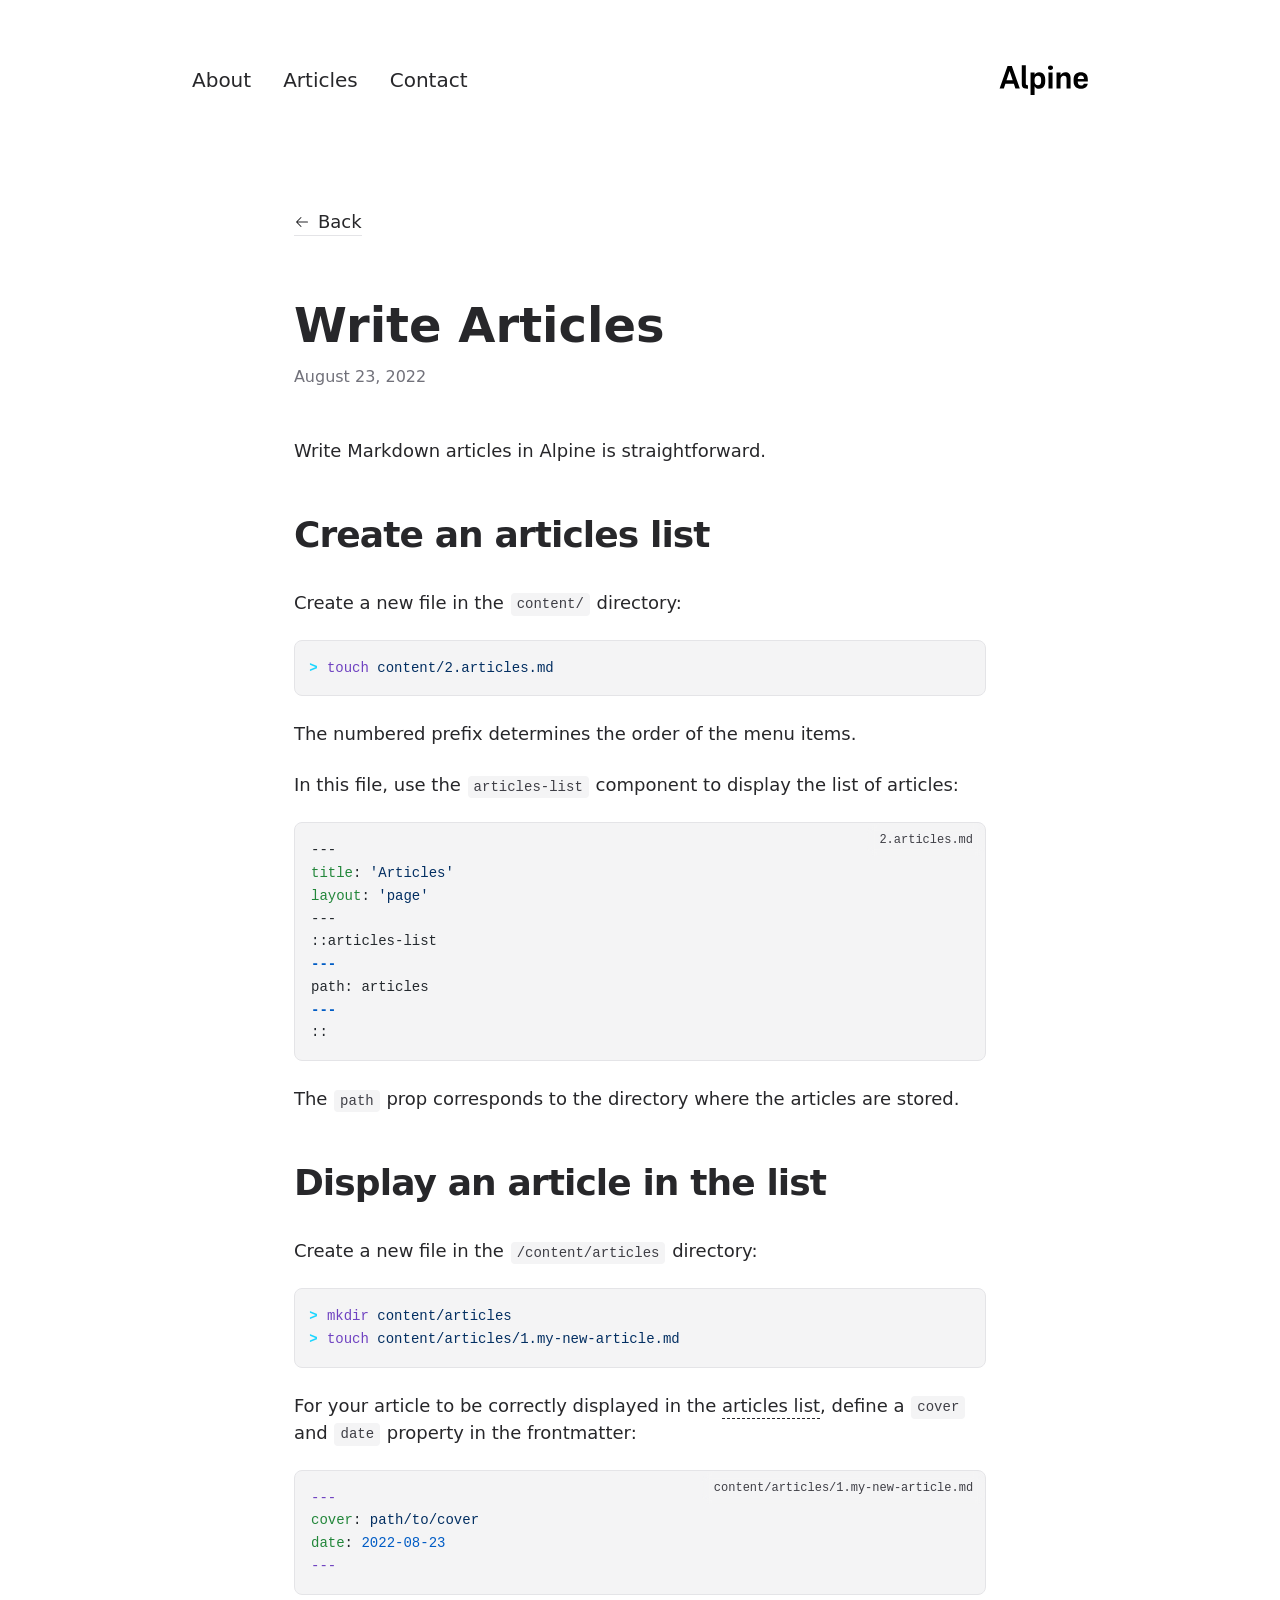
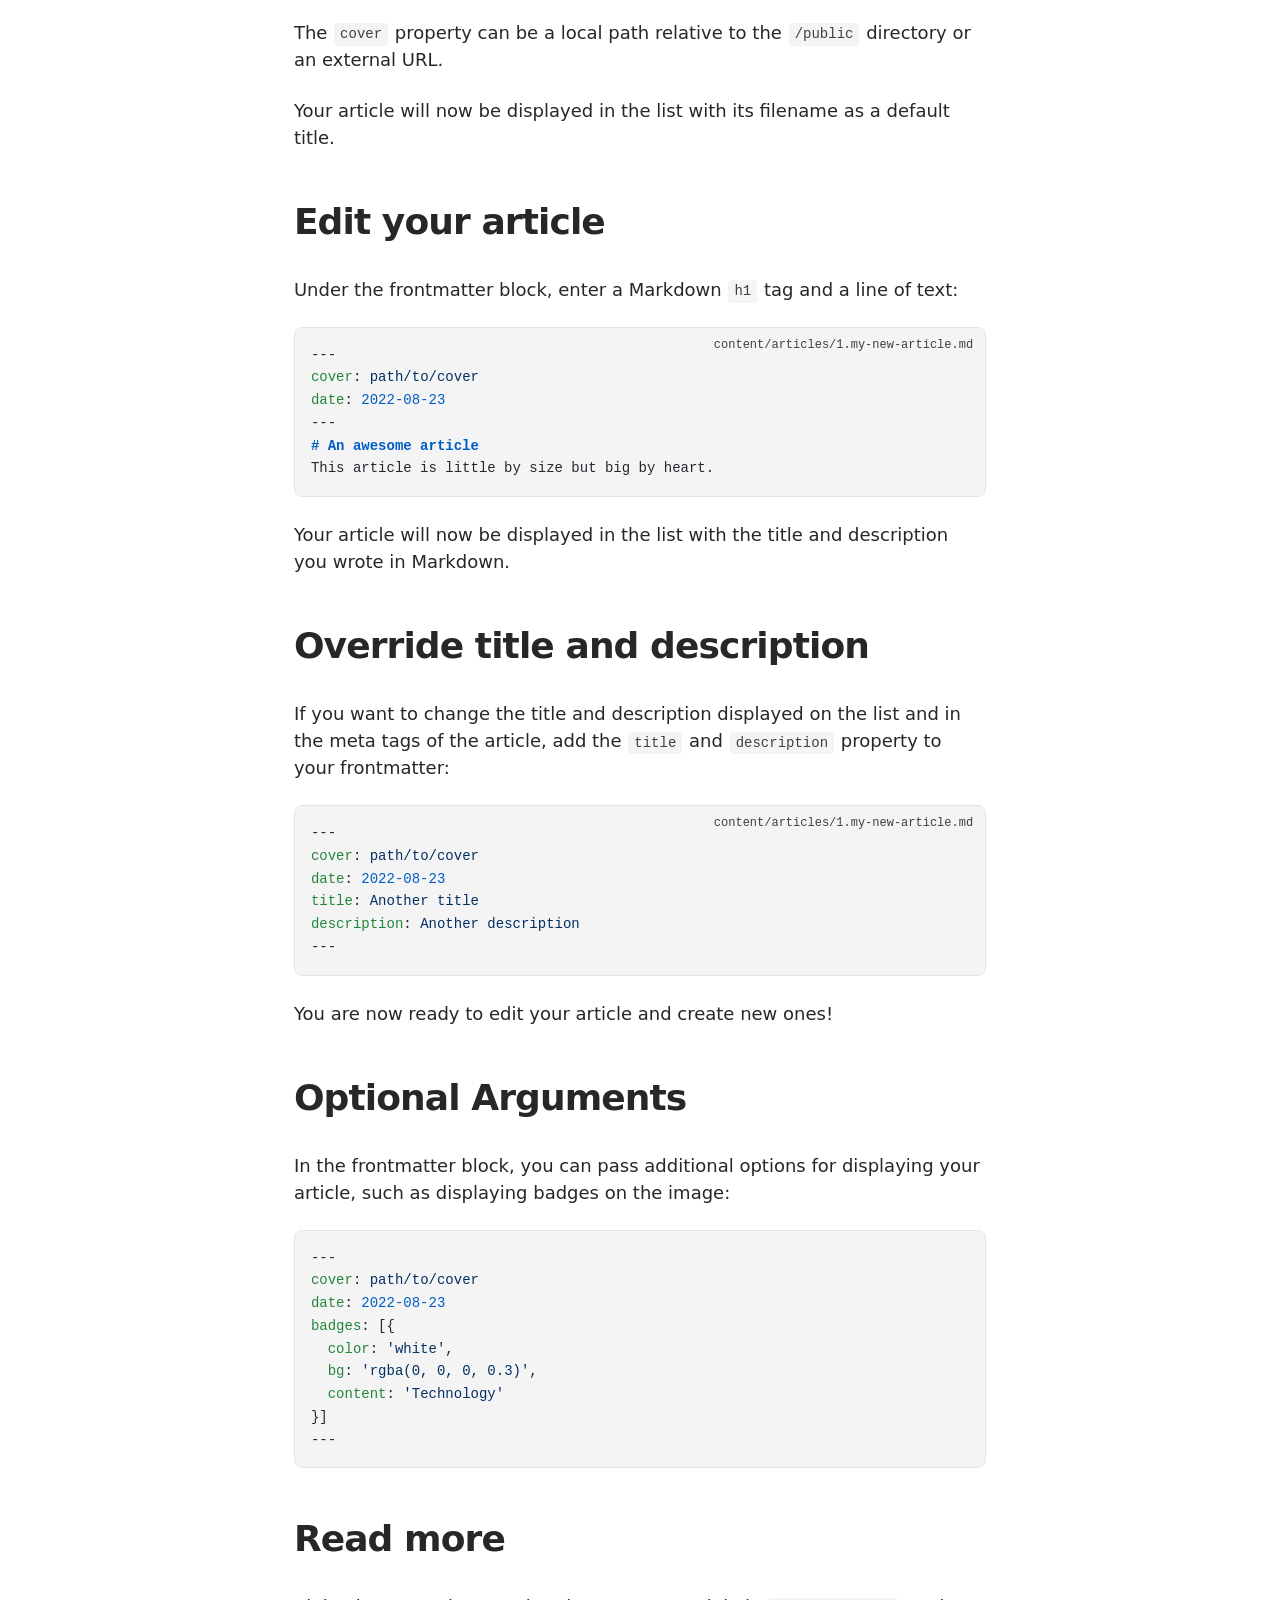
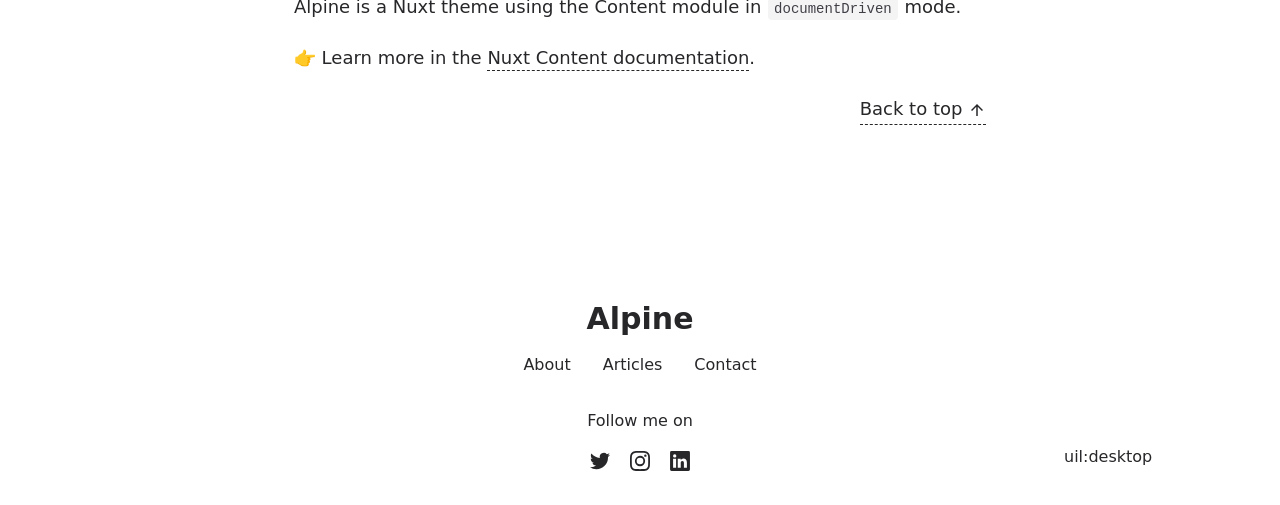
<file: articles/write-articles/index.html>
<!DOCTYPE html><html  lang="en"><head><meta charset="utf-8">
<meta name="viewport" content="width=device-width, initial-scale=1">
<title>Write Articles</title>
<meta name="twitter:card" content="summary_large_image">
<meta property="og:image:width" content="400">
<meta property="og:image:height" content="300">
<meta property="og:image:alt" content="An image showcasing my project.">
<meta property="og:title" content="Write Articles">
<meta name="description" content="Writing Markdown articles in Alpine is straightforward.">
<meta property="og:description" content="Writing Markdown articles in Alpine is straightforward.">
<meta property="og:image" content="/articles/write-articles.webp">
<link rel="preload" as="fetch" crossorigin="anonymous" href="/articles/write-articles/_payload.json?f10a82f5-c1e3-4fd4-95ea-2b50ec73f646">
<link rel="stylesheet" href="/_nuxt/entry.DFQ4GdPl.css">
<link rel="stylesheet" href="/_nuxt/DocumentDrivenNotFound.B11G-lTh.css">
<link rel="stylesheet" href="/_nuxt/article.BqVS76oC.css">
<link rel="stylesheet" href="/_nuxt/ProseA.CA8v1l5k.css">
<link rel="stylesheet" href="/_nuxt/ProseH1.BSXj9tNT.css">
<link rel="stylesheet" href="/_nuxt/ProseP.1fjG0kr7.css">
<link rel="stylesheet" href="/_nuxt/ProseCodeInline.U6Illn9T.css">
<link rel="stylesheet" href="/_nuxt/ProsePre.CchFRBtv.css">
<link rel="stylesheet" href="/_nuxt/ProseCode.BpUYiJsu.css">
<link rel="stylesheet" href="/_nuxt/ProseH2.CQjQ3bi0.css">
<link rel="modulepreload" as="script" crossorigin href="/_nuxt/CW4l2274.js">
<link rel="modulepreload" as="script" crossorigin href="/_nuxt/CWhmV9xK.js">
<link rel="modulepreload" as="script" crossorigin href="/_nuxt/Cc8KEIza.js">
<link rel="modulepreload" as="script" crossorigin href="/_nuxt/CIxEJ464.js">
<link rel="modulepreload" as="script" crossorigin href="/_nuxt/x0vuiXRH.js">
<link rel="modulepreload" as="script" crossorigin href="/_nuxt/CtrMMq85.js">
<link rel="modulepreload" as="script" crossorigin href="/_nuxt/DZyvJY2I.js">
<link rel="modulepreload" as="script" crossorigin href="/_nuxt/BbyE_ABA.js">
<link rel="modulepreload" as="script" crossorigin href="/_nuxt/BLzJzYyH.js">
<link rel="modulepreload" as="script" crossorigin href="/_nuxt/BcWussCh.js">
<link rel="modulepreload" as="script" crossorigin href="/_nuxt/BU5XUfv9.js">
<link rel="modulepreload" as="script" crossorigin href="/_nuxt/BfFJeEOQ.js">
<link rel="modulepreload" as="script" crossorigin href="/_nuxt/Bhuk2BfS.js">
<link rel="modulepreload" as="script" crossorigin href="/_nuxt/BqvGovgx.js">
<link rel="modulepreload" as="script" crossorigin href="/_nuxt/DRsvzcN2.js">
<link rel="modulepreload" as="script" crossorigin href="/_nuxt/Cy-4If1y.js">
<link rel="modulepreload" as="script" crossorigin href="/_nuxt/CujaQIfZ.js">
<link rel="prefetch" as="script" crossorigin href="/_nuxt/CXkbQobe.js">
<link rel="prefetch" as="script" crossorigin href="/_nuxt/BpUgv4XG.js">
<link rel="prefetch" as="script" crossorigin href="/_nuxt/DB6WVZgU.js">
<link rel="prefetch" as="style" href="/_nuxt/useStudio.C9PEDlQy.css">
<link rel="prefetch" as="script" crossorigin href="/_nuxt/C0oa_2-u.js">
<link rel="prefetch" as="style" href="/_nuxt/error-404.Bwq3Qtp8.css">
<link rel="prefetch" as="script" crossorigin href="/_nuxt/BKBm8EjU.js">
<link rel="prefetch" as="style" href="/_nuxt/error-500.C69HPPxN.css">
<link rel="prefetch" as="script" crossorigin href="/_nuxt/Btic34Yg.js">
<script type="module" src="/_nuxt/CW4l2274.js" crossorigin></script><style id="pinceau-runtime-hydratable">@media{.phy[--]{--puid:KDM50E-v;}.pv-c_RCIs{max-width:var(--elements-container-maxWidth);padding-left:var(--elements-container-padding-mobile);padding-right:var(--elements-container-padding-mobile);}@media (min-width: 475px){.pv-c_RCIs{padding-left:var(--elements-container-padding-xs);padding-right:var(--elements-container-padding-xs);}}@media (min-width: 640px){.pv-c_RCIs{padding-left:var(--elements-container-padding-sm);padding-right:var(--elements-container-padding-sm);}}@media (min-width: 768px){.pv-c_RCIs{padding-left:var(--elements-container-padding-md);padding-right:var(--elements-container-padding-md);}}} </style><style id="pinceau-theme">@media { :root {--pinceau-mq: initial; --alpine-readableLine: 68ch;--alpine-backdrop-backgroundColor: #f4f4f5b3;--prose-code-inline-padding: 0.2rem 0.375rem 0.2rem 0.375rem;--prose-code-block-backdropFilter: contrast(1);--prose-code-block-border-style: solid;--prose-code-block-border-width: 1px;--prose-tbody-tr-borderBottom-style: dashed;--prose-tbody-tr-borderBottom-width: 1px;--prose-th-textAlign: inherit;--prose-thead-borderBottom-style: solid;--prose-thead-borderBottom-width: 1px;--prose-thead-border-style: solid;--prose-thead-border-width: 0px;--prose-table-textAlign: start;--prose-hr-width: 1px;--prose-hr-style: solid;--prose-li-listStylePosition: outside;--prose-ol-li-markerColor: currentColor;--prose-ol-paddingInlineStart: 21px;--prose-ol-listStyleType: decimal;--prose-ul-li-markerColor: currentColor;--prose-ul-paddingInlineStart: 21px;--prose-ul-listStyleType: disc;--prose-blockquote-border-style: solid;--prose-blockquote-border-width: 4px;--prose-blockquote-quotes: '201C' '201D' '2018' '2019';--prose-blockquote-paddingInlineStart: 24px;--prose-a-code-color-hover: currentColor;--prose-a-code-color-static: currentColor;--prose-a-hasCode-borderBottom: none;--prose-a-border-distance: 2px;--prose-a-border-color-hover: currentColor;--prose-a-border-color-static: currentColor;--prose-a-border-style-hover: solid;--prose-a-border-style-static: dashed;--prose-a-border-width: 1px;--prose-a-color-static: inherit;--prose-a-textDecoration: none;--prose-h6-margin: 3rem 0 2rem;--prose-h5-margin: 3rem 0 2rem;--prose-h4-margin: 3rem 0 2rem;--prose-h3-margin: 3rem 0 2rem;--prose-h2-margin: 3rem 0 2rem;--prose-h1-margin: 0 0 2rem;--prose-p-fontSize: 18px;--typography-lead-loose: 2;--typography-lead-relaxed: 1.625;--typography-lead-normal: 1.5;--typography-lead-snug: 1.375;--typography-lead-tight: 1.25;--typography-lead-none: 1;--typography-lead-10: 2.5rem;--typography-lead-9: 2.25rem;--typography-lead-8: 2rem;--typography-lead-7: 1.75rem;--typography-lead-6: 1.5rem;--typography-lead-5: 1.25rem;--typography-lead-4: 1rem;--typography-lead-3: .75rem;--typography-lead-2: .5rem;--typography-lead-1: .025rem;--typography-fontWeight-black: 900;--typography-fontWeight-extrabold: 800;--typography-fontWeight-bold: 700;--typography-fontWeight-semibold: 600;--typography-fontWeight-medium: 500;--typography-fontWeight-normal: 400;--typography-fontWeight-light: 300;--typography-fontWeight-extralight: 200;--typography-fontWeight-thin: 100;--typography-fontSize-9xl: 128px;--typography-fontSize-8xl: 96px;--typography-fontSize-7xl: 72px;--typography-fontSize-6xl: 60px;--typography-fontSize-5xl: 48px;--typography-fontSize-4xl: 36px;--typography-fontSize-3xl: 30px;--typography-fontSize-2xl: 24px;--typography-fontSize-xl: 20px;--typography-fontSize-lg: 18px;--typography-fontSize-base: 16px;--typography-fontSize-sm: 14px;--typography-fontSize-xs: 12px;--typography-letterSpacing-wide: 0.025em;--typography-letterSpacing-tight: -0.025em;--typography-verticalMargin-base: 24px;--typography-verticalMargin-sm: 16px;--elements-border-secondary-hover: [object Object];--elements-backdrop-background: #fffc;--elements-backdrop-filter: saturate(200%) blur(20px);--elements-container-maxWidth: 64rem;--lead-loose: 2;--lead-relaxed: 1.625;--lead-normal: 1.5;--lead-snug: 1.375;--lead-tight: 1.25;--lead-none: 1;--lead-10: 2.5rem;--lead-9: 2.25rem;--lead-8: 2rem;--lead-7: 1.75rem;--lead-6: 1.5rem;--lead-5: 1.25rem;--lead-4: 1rem;--lead-3: .75rem;--lead-2: .5rem;--lead-1: .025rem;--letterSpacing-widest: 0.1em;--letterSpacing-wider: 0.05em;--letterSpacing-wide: 0.025em;--letterSpacing-normal: 0em;--letterSpacing-tight: -0.025em;--letterSpacing-tighter: -0.05em;--fontSize-9xl: 8rem;--fontSize-8xl: 6rem;--fontSize-7xl: 4.5rem;--fontSize-6xl: 3.75rem;--fontSize-5xl: 3rem;--fontSize-4xl: 2.25rem;--fontSize-3xl: 1.875rem;--fontSize-2xl: 1.5rem;--fontSize-xl: 1.25rem;--fontSize-lg: 1.125rem;--fontSize-base: 1rem;--fontSize-sm: 0.875rem;--fontSize-xs: 0.75rem;--fontWeight-black: 900;--fontWeight-extrabold: 800;--fontWeight-bold: 700;--fontWeight-semibold: 600;--fontWeight-medium: 500;--fontWeight-normal: 400;--fontWeight-light: 300;--fontWeight-extralight: 200;--fontWeight-thin: 100;--font-mono: ui-monospace, SFMono-Regular, Menlo, Monaco, Consolas, Liberation Mono, Courier New, monospace;--font-serif: ui-serif, Georgia, Cambria, Times New Roman, Times, serif;--font-sans: ui-sans-serif, system-ui, -apple-system, BlinkMacSystemFont, Segoe UI, Roboto, Helvetica Neue, Arial, Noto Sans, sans-serif, Apple Color Emoji, Segoe UI Emoji, Segoe UI Symbol, Noto Color Emoji;--opacity-total: 1;--opacity-high: 0.8;--opacity-medium: 0.5;--opacity-soft: 0.3;--opacity-light: 0.15;--opacity-bright: 0.1;--opacity-noOpacity: 0;--borderWidth-lg: 3px;--borderWidth-md: 2px;--borderWidth-sm: 1px;--borderWidth-noBorder: 0;--space-rem-875: 0.875rem;--space-rem-625: 0.625rem;--space-rem-375: 0.375rem;--space-rem-125: 0.125rem;--space-px: 1px;--space-128: 32rem;--space-96: 24rem;--space-80: 20rem;--space-72: 18rem;--space-64: 16rem;--space-60: 15rem;--space-56: 14rem;--space-52: 13rem;--space-48: 12rem;--space-44: 11rem;--space-40: 10rem;--space-36: 9rem;--space-32: 8rem;--space-28: 7rem;--space-24: 6rem;--space-20: 5rem;--space-16: 4rem;--space-14: 3.5rem;--space-12: 3rem;--space-11: 2.75rem;--space-10: 2.5rem;--space-9: 2.25rem;--space-8: 2rem;--space-7: 1.75rem;--space-6: 1.5rem;--space-5: 1.25rem;--space-4: 1rem;--space-3: 0.75rem;--space-2: 0.5rem;--space-1: 0.25rem;--space-0: 0px;--size-full: 100%;--size-7xl: 80rem;--size-6xl: 72rem;--size-5xl: 64rem;--size-4xl: 56rem;--size-3xl: 48rem;--size-2xl: 42rem;--size-xl: 36rem;--size-lg: 32rem;--size-md: 28rem;--size-sm: 24rem;--size-xs: 20rem;--size-200: 200px;--size-104: 104px;--size-80: 80px;--size-64: 64px;--size-56: 56px;--size-48: 48px;--size-40: 40px;--size-32: 32px;--size-24: 24px;--size-20: 20px;--size-16: 16px;--size-12: 12px;--size-8: 8px;--size-6: 6px;--size-4: 4px;--size-2: 2px;--size-0: 0px;--radii-full: 9999px;--radii-3xl: 1.75rem;--radii-2xl: 1.5rem;--radii-xl: 1rem;--radii-lg: 0.75rem;--radii-md: 0.5rem;--radii-sm: 0.375rem;--radii-xs: 0.25rem;--radii-2xs: 0.125rem;--radii-none: 0px;--shadow-none: 0px 0px 0px 0px transparent;--shadow-lg: 0px 10px 15px -3px #000000, 0px 4px 6px -4px #000000;--shadow-md: 0px 4px 6px -1px #000000, 0px 2px 4px -2px #000000;--shadow-sm: 0px 1px 3px 0px #000000, 0px 1px 2px -1px #000000;--shadow-xs: 0px 1px 2px 0px #000000;--height-screen: 100vh;--width-screen: 100vw;--color-primary-900: #002e38;--color-primary-800: #005c70;--color-primary-700: #008aa9;--color-primary-600: #00b9e1;--color-primary-500: #1ad6ff;--color-primary-400: #40ddff;--color-primary-300: #66e4ff;--color-primary-200: #8deaff;--color-primary-100: #b3f1ff;--color-primary-50: #d9f8ff;--color-ruby-900: #380011;--color-ruby-800: #700021;--color-ruby-700: #a90032;--color-ruby-600: #e10043;--color-ruby-500: #ff1a5e;--color-ruby-400: #ff4079;--color-ruby-300: #ff6694;--color-ruby-200: #ff8dae;--color-ruby-100: #ffb3c9;--color-ruby-50: #ffd9e4;--color-pink-900: #380025;--color-pink-800: #70004b;--color-pink-700: #a90070;--color-pink-600: #e10095;--color-pink-500: #ff1ab2;--color-pink-400: #ff40bf;--color-pink-300: #ff66cc;--color-pink-200: #ff8dd8;--color-pink-100: #ffb3e5;--color-pink-50: #ffd9f2;--color-purple-900: #190038;--color-purple-800: #330070;--color-purple-700: #4c00a9;--color-purple-600: #6500e1;--color-purple-500: #811aff;--color-purple-400: #9640ff;--color-purple-300: #ab66ff;--color-purple-200: #c08dff;--color-purple-100: #d5b3ff;--color-purple-50: #ead9ff;--color-royalblue-900: #0b0531;--color-royalblue-800: #160a62;--color-royalblue-700: #211093;--color-royalblue-600: #2c15c4;--color-royalblue-500: #4127e8;--color-royalblue-400: #614bec;--color-royalblue-300: #806ff0;--color-royalblue-200: #a093f3;--color-royalblue-100: #c0b7f7;--color-royalblue-50: #dfdbfb;--color-indigoblue-900: #001238;--color-indigoblue-800: #002370;--color-indigoblue-700: #0035a9;--color-indigoblue-600: #0047e1;--color-indigoblue-500: #1a62ff;--color-indigoblue-400: #407cff;--color-indigoblue-300: #6696ff;--color-indigoblue-200: #8db0ff;--color-indigoblue-100: #b3cbff;--color-indigoblue-50: #d9e5ff;--color-blue-900: #002438;--color-blue-800: #004870;--color-blue-700: #006ca9;--color-blue-600: #0090e1;--color-blue-500: #1aadff;--color-blue-400: #40bbff;--color-blue-300: #66c8ff;--color-blue-200: #8dd6ff;--color-blue-100: #b3e4ff;--color-blue-50: #d9f1ff;--color-lightblue-900: #002e38;--color-lightblue-800: #005c70;--color-lightblue-700: #008aa9;--color-lightblue-600: #00b9e1;--color-lightblue-500: #1ad6ff;--color-lightblue-400: #40ddff;--color-lightblue-300: #66e4ff;--color-lightblue-200: #8deaff;--color-lightblue-100: #b3f1ff;--color-lightblue-50: #d9f8ff;--color-teal-900: #062a28;--color-teal-800: #0b544f;--color-teal-700: #117d77;--color-teal-600: #16a79e;--color-teal-500: #1cd1c6;--color-teal-400: #36e4da;--color-teal-300: #5fe9e1;--color-teal-200: #87efe9;--color-teal-100: #aff4f0;--color-teal-50: #d7faf8;--color-pear-900: #2a2b09;--color-pear-800: #545512;--color-pear-700: #7e801b;--color-pear-600: #a8aa24;--color-pear-500: #d0d32f;--color-pear-400: #d8da52;--color-pear-300: #e0e274;--color-pear-200: #e8e997;--color-pear-100: #eff0ba;--color-pear-50: #f7f8dc;--color-red-900: #380300;--color-red-800: #700700;--color-red-700: #a90a00;--color-red-600: #e10e00;--color-red-500: #ff281a;--color-red-400: #ff4c40;--color-red-300: #ff7066;--color-red-200: #ff948d;--color-red-100: #ffb7b3;--color-red-50: #ffdbd9;--color-orange-900: #381800;--color-orange-800: #702f00;--color-orange-700: #a94700;--color-orange-600: #e15e00;--color-orange-500: #ff7a1a;--color-orange-400: #ff9040;--color-orange-300: #ffa666;--color-orange-200: #ffbd8d;--color-orange-100: #ffd3b3;--color-orange-50: #ffe9d9;--color-yellow-900: #362b03;--color-yellow-800: #6d5605;--color-yellow-700: #a38108;--color-yellow-600: #daac0a;--color-yellow-500: #f5c828;--color-yellow-400: #f7d14c;--color-yellow-300: #f8da70;--color-yellow-200: #fae393;--color-yellow-100: #fcedb7;--color-yellow-50: #fdf6db;--color-green-900: #003f25;--color-green-800: #005e38;--color-green-700: #007e4a;--color-green-600: #009d5d;--color-green-500: #00bd6f;--color-green-400: #00dc82;--color-green-300: #30ffaa;--color-green-200: #83ffcc;--color-green-100: #acffdd;--color-green-50: #d6ffee;--color-gray-900: #18181B;--color-gray-800: #27272A;--color-gray-700: #3f3f46;--color-gray-600: #52525B;--color-gray-500: #71717A;--color-gray-400: #a1a1aa;--color-gray-300: #D4d4d8;--color-gray-200: #e4e4e7;--color-gray-100: #f4f4f5;--color-gray-50: #fafafa;--color-black: #0c0c0d;--color-white: #FFFFFF;--media-portrait: only screen and (orientation: portrait);--media-landscape: only screen and (orientation: landscape);--media-rm: (prefers-reduced-motion: reduce);--media-2xl: (min-width: 1536px);--media-xl: (min-width: 1280px);--media-lg: (min-width: 1024px);--media-md: (min-width: 768px);--media-sm: (min-width: 640px);--media-xs: (min-width: 475px);--alpine-body-color: var(--color-gray-800);--alpine-body-backgroundColor: var(--color-white);--prose-code-inline-fontWeight: var(--typography-fontWeight-normal);--prose-code-inline-fontSize: var(--typography-fontSize-sm);--prose-code-inline-borderRadius: var(--radii-xs);--prose-code-block-pre-padding: var(--typography-verticalMargin-sm);--prose-code-block-margin: var(--typography-verticalMargin-base) 0;--prose-code-block-fontSize: var(--typography-fontSize-sm);--prose-tbody-code-inline-fontSize: var(--typography-fontSize-sm);--prose-tbody-td-padding: var(--typography-verticalMargin-sm);--prose-th-fontWeight: var(--typography-fontWeight-semibold);--prose-th-padding: 0 var(--typography-verticalMargin-sm) var(--typography-verticalMargin-sm) var(--typography-verticalMargin-sm);--prose-table-lineHeight: var(--typography-lead-6);--prose-table-fontSize: var(--typography-fontSize-sm);--prose-table-margin: var(--typography-verticalMargin-base) 0;--prose-hr-margin: var(--typography-verticalMargin-base) 0;--prose-li-margin: var(--typography-verticalMargin-sm) 0;--prose-ol-margin: var(--typography-verticalMargin-base) 0;--prose-ul-margin: var(--typography-verticalMargin-base) 0;--prose-blockquote-margin: var(--typography-verticalMargin-base) 0;--prose-a-code-border-style: var(--prose-a-border-style-static);--prose-a-code-border-width: var(--prose-a-border-width);--prose-a-fontWeight: var(--typography-fontWeight-medium);--prose-img-margin: var(--typography-verticalMargin-base) 0;--prose-strong-fontWeight: var(--typography-fontWeight-semibold);--prose-h6-iconSize: var(--typography-fontSize-base);--prose-h6-fontWeight: var(--typography-fontWeight-semibold);--prose-h6-lineHeight: var(--typography-lead-normal);--prose-h6-fontSize: var(--typography-fontSize-lg);--prose-h5-iconSize: var(--typography-fontSize-lg);--prose-h5-fontWeight: var(--typography-fontWeight-semibold);--prose-h5-lineHeight: var(--typography-lead-snug);--prose-h5-fontSize: var(--typography-fontSize-xl);--prose-h4-iconSize: var(--typography-fontSize-lg);--prose-h4-letterSpacing: var(--typography-letterSpacing-tight);--prose-h4-fontWeight: var(--typography-fontWeight-semibold);--prose-h4-lineHeight: var(--typography-lead-snug);--prose-h4-fontSize: var(--typography-fontSize-2xl);--prose-h3-iconSize: var(--typography-fontSize-xl);--prose-h3-letterSpacing: var(--typography-letterSpacing-tight);--prose-h3-fontWeight: var(--typography-fontWeight-semibold);--prose-h3-lineHeight: var(--typography-lead-snug);--prose-h3-fontSize: var(--typography-fontSize-3xl);--prose-h2-iconSize: var(--typography-fontSize-2xl);--prose-h2-letterSpacing: var(--typography-letterSpacing-tight);--prose-h2-fontWeight: var(--typography-fontWeight-semibold);--prose-h2-lineHeight: var(--typography-lead-tight);--prose-h2-fontSize: var(--typography-fontSize-4xl);--prose-h1-iconSize: var(--typography-fontSize-3xl);--prose-h1-letterSpacing: var(--typography-letterSpacing-tight);--prose-h1-fontWeight: var(--typography-fontWeight-bold);--prose-h1-lineHeight: var(--typography-lead-tight);--prose-h1-fontSize: var(--typography-fontSize-5xl);--prose-p-br-margin: var(--typography-verticalMargin-base) 0 0 0;--prose-p-margin: var(--typography-verticalMargin-base) 0;--prose-p-lineHeight: var(--typography-lead-normal);--typography-color-primary-900: var(--color-primary-900);--typography-color-primary-800: var(--color-primary-800);--typography-color-primary-700: var(--color-primary-700);--typography-color-primary-600: var(--color-primary-600);--typography-color-primary-500: var(--color-primary-500);--typography-color-primary-400: var(--color-primary-400);--typography-color-primary-300: var(--color-primary-300);--typography-color-primary-200: var(--color-primary-200);--typography-color-primary-100: var(--color-primary-100);--typography-color-primary-50: var(--color-primary-50);--typography-font-code: var(--font-mono);--typography-font-body: var(--font-sans);--typography-font-display: var(--font-sans);--typography-body-backgroundColor: var(--color-white);--typography-body-color: var(--color-black);--elements-state-danger-borderColor-secondary: var(--color-red-200);--elements-state-danger-borderColor-primary: var(--color-red-100);--elements-state-danger-backgroundColor-secondary: var(--color-red-100);--elements-state-danger-backgroundColor-primary: var(--color-red-50);--elements-state-danger-color-secondary: var(--color-red-600);--elements-state-danger-color-primary: var(--color-red-500);--elements-state-warning-borderColor-secondary: var(--color-yellow-200);--elements-state-warning-borderColor-primary: var(--color-yellow-100);--elements-state-warning-backgroundColor-secondary: var(--color-yellow-100);--elements-state-warning-backgroundColor-primary: var(--color-yellow-50);--elements-state-warning-color-secondary: var(--color-yellow-700);--elements-state-warning-color-primary: var(--color-yellow-600);--elements-state-success-borderColor-secondary: var(--color-green-200);--elements-state-success-borderColor-primary: var(--color-green-100);--elements-state-success-backgroundColor-secondary: var(--color-green-100);--elements-state-success-backgroundColor-primary: var(--color-green-50);--elements-state-success-color-secondary: var(--color-green-600);--elements-state-success-color-primary: var(--color-green-500);--elements-state-info-borderColor-secondary: var(--color-blue-200);--elements-state-info-borderColor-primary: var(--color-blue-100);--elements-state-info-backgroundColor-secondary: var(--color-blue-100);--elements-state-info-backgroundColor-primary: var(--color-blue-50);--elements-state-info-color-secondary: var(--color-blue-600);--elements-state-info-color-primary: var(--color-blue-500);--elements-state-primary-borderColor-secondary: var(--color-primary-200);--elements-state-primary-borderColor-primary: var(--color-primary-100);--elements-state-primary-backgroundColor-secondary: var(--color-primary-100);--elements-state-primary-backgroundColor-primary: var(--color-primary-50);--elements-state-primary-color-secondary: var(--color-primary-700);--elements-state-primary-color-primary: var(--color-primary-600);--elements-surface-secondary-backgroundColor: var(--color-gray-200);--elements-surface-primary-backgroundColor: var(--color-gray-100);--elements-surface-background-base: var(--color-gray-100);--elements-border-secondary-static: var(--color-gray-200);--elements-border-primary-hover: var(--color-gray-200);--elements-border-primary-static: var(--color-gray-100);--elements-container-padding-md: var(--space-16);--elements-container-padding-sm: var(--space-12);--elements-container-padding-xs: var(--space-8);--elements-container-padding-mobile: var(--space-6);--elements-text-secondary-color-hover: var(--color-gray-700);--elements-text-secondary-color-static: var(--color-gray-500);--elements-text-primary-color-static: var(--color-gray-900);--text-6xl-lineHeight: var(--lead-none);--text-6xl-fontSize: var(--fontSize-6xl);--text-5xl-lineHeight: var(--lead-none);--text-5xl-fontSize: var(--fontSize-5xl);--text-4xl-lineHeight: var(--lead-10);--text-4xl-fontSize: var(--fontSize-4xl);--text-3xl-lineHeight: var(--lead-9);--text-3xl-fontSize: var(--fontSize-3xl);--text-2xl-lineHeight: var(--lead-8);--text-2xl-fontSize: var(--fontSize-2xl);--text-xl-lineHeight: var(--lead-7);--text-xl-fontSize: var(--fontSize-xl);--text-lg-lineHeight: var(--lead-7);--text-lg-fontSize: var(--fontSize-lg);--text-base-lineHeight: var(--lead-6);--text-base-fontSize: var(--fontSize-base);--text-sm-lineHeight: var(--lead-5);--text-sm-fontSize: var(--fontSize-sm);--text-xs-lineHeight: var(--lead-4);--text-xs-fontSize: var(--fontSize-xs);--shadow-2xl: 0px 25px 50px -12px var(--color-gray-900);--shadow-xl: 0px 20px 25px -5px var(--color-gray-400), 0px 8px 10px -6px #000000;--color-secondary-900: var(--color-gray-900);--color-secondary-800: var(--color-gray-800);--color-secondary-700: var(--color-gray-700);--color-secondary-600: var(--color-gray-600);--color-secondary-500: var(--color-gray-500);--color-secondary-400: var(--color-gray-400);--color-secondary-300: var(--color-gray-300);--color-secondary-200: var(--color-gray-200);--color-secondary-100: var(--color-gray-100);--color-secondary-50: var(--color-gray-50);--prose-a-code-background-hover: var(--typography-color-primary-50);--prose-a-code-border-color-hover: var(--typography-color-primary-500);--prose-a-color-hover: var(--typography-color-primary-500);--typography-color-secondary-900: var(--color-secondary-900);--typography-color-secondary-800: var(--color-secondary-800);--typography-color-secondary-700: var(--color-secondary-700);--typography-color-secondary-600: var(--color-secondary-600);--typography-color-secondary-500: var(--color-secondary-500);--typography-color-secondary-400: var(--color-secondary-400);--typography-color-secondary-300: var(--color-secondary-300);--typography-color-secondary-200: var(--color-secondary-200);--typography-color-secondary-100: var(--color-secondary-100);--typography-color-secondary-50: var(--color-secondary-50);--prose-code-inline-backgroundColor: var(--typography-color-secondary-100);--prose-code-inline-color: var(--typography-color-secondary-700);--prose-code-block-backgroundColor: var(--typography-color-secondary-100);--prose-code-block-color: var(--typography-color-secondary-700);--prose-code-block-border-color: var(--typography-color-secondary-200);--prose-tbody-tr-borderBottom-color: var(--typography-color-secondary-200);--prose-th-color: var(--typography-color-secondary-600);--prose-thead-borderBottom-color: var(--typography-color-secondary-200);--prose-thead-border-color: var(--typography-color-secondary-300);--prose-hr-color: var(--typography-color-secondary-200);--prose-blockquote-border-color: var(--typography-color-secondary-200);--prose-blockquote-color: var(--typography-color-secondary-500);--prose-a-code-border-color-static: var(--typography-color-secondary-400); } }@media { :root.dark {--pinceau-mq: dark; --alpine-backdrop-backgroundColor: #18181bb3;--prose-code-block-backdropFilter: contrast(1);--prose-ol-li-markerColor: currentColor;--prose-ul-li-markerColor: currentColor;--prose-a-code-color-hover: currentColor;--prose-a-code-color-static: currentColor;--prose-a-border-color-hover: currentColor;--prose-a-border-color-static: currentColor;--prose-a-color-static: inherit;--elements-backdrop-background: #0c0d0ccc;--alpine-body-color: var(--color-gray-200);--alpine-body-backgroundColor: var(--color-black);--typography-body-backgroundColor: var(--color-black);--typography-body-color: var(--color-white);--elements-state-danger-borderColor-secondary: var(--color-red-700);--elements-state-danger-borderColor-primary: var(--color-red-800);--elements-state-danger-backgroundColor-secondary: var(--color-red-800);--elements-state-danger-backgroundColor-primary: var(--color-red-900);--elements-state-danger-color-secondary: var(--color-red-200);--elements-state-danger-color-primary: var(--color-red-300);--elements-state-warning-borderColor-secondary: var(--color-yellow-700);--elements-state-warning-borderColor-primary: var(--color-yellow-800);--elements-state-warning-backgroundColor-secondary: var(--color-yellow-800);--elements-state-warning-backgroundColor-primary: var(--color-yellow-900);--elements-state-warning-color-secondary: var(--color-yellow-200);--elements-state-warning-color-primary: var(--color-yellow-400);--elements-state-success-borderColor-secondary: var(--color-green-700);--elements-state-success-borderColor-primary: var(--color-green-800);--elements-state-success-backgroundColor-secondary: var(--color-green-800);--elements-state-success-backgroundColor-primary: var(--color-green-900);--elements-state-success-color-secondary: var(--color-green-200);--elements-state-success-color-primary: var(--color-green-400);--elements-state-info-borderColor-secondary: var(--color-blue-700);--elements-state-info-borderColor-primary: var(--color-blue-800);--elements-state-info-backgroundColor-secondary: var(--color-blue-800);--elements-state-info-backgroundColor-primary: var(--color-blue-900);--elements-state-info-color-secondary: var(--color-blue-200);--elements-state-info-color-primary: var(--color-blue-400);--elements-state-primary-borderColor-secondary: var(--color-primary-700);--elements-state-primary-borderColor-primary: var(--color-primary-800);--elements-state-primary-backgroundColor-secondary: var(--color-primary-800);--elements-state-primary-backgroundColor-primary: var(--color-primary-900);--elements-state-primary-color-secondary: var(--color-primary-200);--elements-state-primary-color-primary: var(--color-primary-400);--elements-surface-secondary-backgroundColor: var(--color-gray-800);--elements-surface-primary-backgroundColor: var(--color-gray-900);--elements-surface-background-base: var(--color-gray-900);--elements-border-secondary-static: var(--color-gray-800);--elements-border-primary-hover: var(--color-gray-800);--elements-border-primary-static: var(--color-gray-900);--elements-text-secondary-color-hover: var(--color-gray-200);--elements-text-secondary-color-static: var(--color-gray-400);--elements-text-primary-color-static: var(--color-gray-50);--prose-a-code-background-hover: var(--typography-color-primary-900);--prose-a-code-border-color-hover: var(--typography-color-primary-600);--prose-a-color-hover: var(--typography-color-primary-400);--prose-code-inline-backgroundColor: var(--typography-color-secondary-800);--prose-code-inline-color: var(--typography-color-secondary-200);--prose-code-block-backgroundColor: var(--typography-color-secondary-900);--prose-code-block-color: var(--typography-color-secondary-200);--prose-code-block-border-color: var(--typography-color-secondary-800);--prose-tbody-tr-borderBottom-color: var(--typography-color-secondary-800);--prose-th-color: var(--typography-color-secondary-400);--prose-thead-borderBottom-color: var(--typography-color-secondary-800);--prose-thead-border-color: var(--typography-color-secondary-600);--prose-hr-color: var(--typography-color-secondary-800);--prose-blockquote-border-color: var(--typography-color-secondary-700);--prose-blockquote-color: var(--typography-color-secondary-400);--prose-a-code-border-color-static: var(--typography-color-secondary-600); } }</style><script>"use strict";(()=>{const a=window,e=document.documentElement,c=window.localStorage,d=["dark","light"],n=c&&c.getItem&&c.getItem("nuxt-color-mode")||"system";let l=n==="system"?f():n;const i=e.getAttribute("data-color-mode-forced");i&&(l=i),r(l),a["__NUXT_COLOR_MODE__"]={preference:n,value:l,getColorScheme:f,addColorScheme:r,removeColorScheme:u};function r(o){const t=""+o+"",s="";e.classList?e.classList.add(t):e.className+=" "+t,s&&e.setAttribute("data-"+s,o)}function u(o){const t=""+o+"",s="";e.classList?e.classList.remove(t):e.className=e.className.replace(new RegExp(t,"g"),""),s&&e.removeAttribute("data-"+s)}function m(o){return a.matchMedia("(prefers-color-scheme"+o+")")}function f(){if(a.matchMedia&&m("").media!=="not all"){for(const o of d)if(m(":"+o).matches)return o}return"light"}})();
</script></head><body><div id="__nuxt"><div class="container pv-c_RCIs pc-KDM50E app-layout" data-v-7d05ce35 data-v-9f350c92><!--[--><div class="nuxt-progress" style="width:0%;height:3px;opacity:0;background-size:Infinity% auto;" data-v-7d05ce35></div><header class="right" data-v-7d05ce35 data-v-50c068c2><div class="menu" data-v-50c068c2><button aria-label="Navigation Menu" data-v-50c068c2><svg width="24" height="24" viewBox="0 0 68 68" fill="currentColor" xmlns="http://www.w3.org/2000/svg" data-v-50c068c2><path d="M8 34C8 32.1362 8 31.2044 8.30448 30.4693C8.71046 29.4892 9.48915 28.7105 10.4693 28.3045C11.2044 28 12.1362 28 14 28C15.8638 28 16.7956 28 17.5307 28.3045C18.5108 28.7105 19.2895 29.4892 19.6955 30.4693C20 31.2044 20 32.1362 20 34C20 35.8638 20 36.7956 19.6955 37.5307C19.2895 38.5108 18.5108 39.2895 17.5307 39.6955C16.7956 40 15.8638 40 14 40C12.1362 40 11.2044 40 10.4693 39.6955C9.48915 39.2895 8.71046 38.5108 8.30448 37.5307C8 36.7956 8 35.8638 8 34Z" data-v-50c068c2></path><path d="M28 34C28 32.1362 28 31.2044 28.3045 30.4693C28.7105 29.4892 29.4892 28.7105 30.4693 28.3045C31.2044 28 32.1362 28 34 28C35.8638 28 36.7956 28 37.5307 28.3045C38.5108 28.7105 39.2895 29.4892 39.6955 30.4693C40 31.2044 40 32.1362 40 34C40 35.8638 40 36.7956 39.6955 37.5307C39.2895 38.5108 38.5108 39.2895 37.5307 39.6955C36.7956 40 35.8638 40 34 40C32.1362 40 31.2044 40 30.4693 39.6955C29.4892 39.2895 28.7105 38.5108 28.3045 37.5307C28 36.7956 28 35.8638 28 34Z" data-v-50c068c2></path><path d="M48 34C48 32.1362 48 31.2044 48.3045 30.4693C48.7105 29.4892 49.4892 28.7105 50.4693 28.3045C51.2044 28 52.1362 28 54 28C55.8638 28 56.7956 28 57.5307 28.3045C58.5108 28.7105 59.2895 29.4892 59.6955 30.4693C60 31.2044 60 32.1362 60 34C60 35.8638 60 36.7956 59.6955 37.5307C59.2895 38.5108 58.5108 39.2895 57.5307 39.6955C56.7956 40 55.8638 40 54 40C52.1362 40 51.2044 40 50.4693 39.6955C49.4892 39.2895 48.7105 38.5108 48.3045 37.5307C48 36.7956 48 35.8638 48 34Z" data-v-50c068c2></path></svg></button></div><div class="overlay" data-v-50c068c2><nav data-v-50c068c2 data-v-696f8a70><ul data-v-696f8a70><!--[--><li data-v-696f8a70><a href="/" class="" data-v-696f8a70><span class="underline-fx" data-v-696f8a70></span> About</a></li><li data-v-696f8a70><a href="/articles" class="" data-v-696f8a70><span class="underline-fx" data-v-696f8a70></span> Articles</a></li><li data-v-696f8a70><a href="/contact" class="" data-v-696f8a70><span class="underline-fx" data-v-696f8a70></span> Contact</a></li><!--]--></ul></nav></div><div class="logo" data-v-50c068c2><a href="/" class="" data-v-50c068c2><img src="/logo-dark.svg" class="dark-img" alt="alpine" width="89" height="31" data-v-50c068c2><img src="/logo.svg" class="light-img" alt="alpine" width="89" height="31" data-v-50c068c2></a></div><div class="main-nav" data-v-50c068c2><nav data-v-50c068c2 data-v-696f8a70><ul data-v-696f8a70><!--[--><li data-v-696f8a70><a href="/" class="" data-v-696f8a70><span class="underline-fx" data-v-696f8a70></span> About</a></li><li data-v-696f8a70><a href="/articles" class="" data-v-696f8a70><span class="underline-fx" data-v-696f8a70></span> Articles</a></li><li data-v-696f8a70><a href="/contact" class="" data-v-696f8a70><span class="underline-fx" data-v-696f8a70></span> Contact</a></li><!--]--></ul></nav></div></header><!--[--><div class="document-driven-page"><article data-v-3fbc8182><a href="/articles" class="back" data-v-3fbc8182><svg xmlns="http://www.w3.org/2000/svg" xmlns:xlink="http://www.w3.org/1999/xlink" aria-hidden="true" role="img" class="icon" data-v-3fbc8182 style="" width="1em" height="1em" viewBox="0 0 256 256" data-v-4c52fcfa><path fill="currentColor" d="M224 128a8 8 0 0 1-8 8H59.31l58.35 58.34a8 8 0 0 1-11.32 11.32l-72-72a8 8 0 0 1 0-11.32l72-72a8 8 0 0 1 11.32 11.32L59.31 120H216a8 8 0 0 1 8 8"/></svg><span data-v-3fbc8182> Back </span></a><header data-v-3fbc8182><h1 class="title" data-v-3fbc8182>Write Articles</h1><time datetime="2022-08-23T00:00:00.000Z" data-v-3fbc8182>August 23, 2022</time></header><div class="prose" data-v-3fbc8182><!--[--><div><h1 id="write-articles" data-v-1ef32957><a aria-current="page" href="/articles/write-articles#write-articles" class="router-link-active router-link-exact-active" data-v-1ef32957><!--[-->Write Articles<!--]--><!----></a></h1><p data-v-4507317d><!--[-->Write Markdown articles in Alpine is straightforward.<!--]--></p><h2 id="create-an-articles-list" data-v-fbdf6efb><a aria-current="page" href="/articles/write-articles#create-an-articles-list" class="router-link-active router-link-exact-active" data-v-fbdf6efb><!--[-->Create an articles list<!--]--><!----></a></h2><p data-v-4507317d><!--[-->Create a new file in the <code class="" data-v-029ebe25><!--[-->content/<!--]--></code> directory:<!--]--></p><div class="highlight-bash prose-code" meta data-v-e915d301><!----><!--[--><pre class="language-bash shiki shiki-themes github-light github-dark" style=""><!--[--><code><span class="line" line="1"><span style="--shiki-default:#6F42C1;--shiki-dark:#B392F0">touch</span><span style="--shiki-default:#032F62;--shiki-dark:#9ECBFF"> content/2.articles.md
</span></span></code><!--]--></pre><!--]--><button class="copy-button" data-v-e915d301 data-v-5428155e><span class="sr-only" data-v-5428155e>Copy to clipboard</span><span class="icon-wrapper" data-v-5428155e><svg xmlns="http://www.w3.org/2000/svg" xmlns:xlink="http://www.w3.org/1999/xlink" aria-hidden="true" role="img" class="icon" data-v-5428155e style="" width="18px" height="18px" viewBox="0 0 256 256" data-v-4c52fcfa><path fill="currentColor" d="M216 32H88a8 8 0 0 0-8 8v40H40a8 8 0 0 0-8 8v128a8 8 0 0 0 8 8h128a8 8 0 0 0 8-8v-40h40a8 8 0 0 0 8-8V40a8 8 0 0 0-8-8m-56 176H48V96h112Zm48-48h-32V88a8 8 0 0 0-8-8H96V48h112Z"/></svg></span></button></div><p data-v-4507317d><!--[-->The numbered prefix determines the order of the menu items.<!--]--></p><p data-v-4507317d><!--[-->In this file, use the <code class="" data-v-029ebe25><!--[-->articles-list<!--]--></code> component to display the list of articles:<!--]--></p><div class="highlight-md prose-code" meta data-v-e915d301><span class="filename" data-v-e915d301>2.articles.md</span><!--[--><pre class="language-md shiki shiki-themes github-light github-dark" style=""><!--[--><code><span class="line" line="1"><span style="--shiki-default:#24292E;--shiki-dark:#E1E4E8">---
</span></span><span class="line" line="2"><span style="--shiki-default:#22863A;--shiki-dark:#85E89D">title</span><span style="--shiki-default:#24292E;--shiki-dark:#E1E4E8">: </span><span style="--shiki-default:#032F62;--shiki-dark:#9ECBFF">&#39;Articles&#39;
</span></span><span class="line" line="3"><span style="--shiki-default:#22863A;--shiki-dark:#85E89D">layout</span><span style="--shiki-default:#24292E;--shiki-dark:#E1E4E8">: </span><span style="--shiki-default:#032F62;--shiki-dark:#9ECBFF">&#39;page&#39;
</span></span><span class="line" line="4"><span style="--shiki-default:#24292E;--shiki-dark:#E1E4E8">---
</span></span><span class="line" line="5"><span style="--shiki-default:#24292E;--shiki-dark:#E1E4E8">::articles-list
</span></span><span class="line" line="6"><span style="--shiki-default:#005CC5;--shiki-dark:#79B8FF;--shiki-default-font-weight:bold;--shiki-dark-font-weight:bold">---
</span></span><span class="line" line="7"><span style="--shiki-default:#24292E;--shiki-dark:#E1E4E8">path: articles
</span></span><span class="line" line="8"><span style="--shiki-default:#005CC5;--shiki-dark:#79B8FF;--shiki-default-font-weight:bold;--shiki-dark-font-weight:bold">---
</span></span><span class="line" line="9"><span style="--shiki-default:#24292E;--shiki-dark:#E1E4E8">::
</span></span></code><!--]--></pre><!--]--><button class="copy-button" data-v-e915d301 data-v-5428155e><span class="sr-only" data-v-5428155e>Copy to clipboard</span><span class="icon-wrapper" data-v-5428155e><svg xmlns="http://www.w3.org/2000/svg" xmlns:xlink="http://www.w3.org/1999/xlink" aria-hidden="true" role="img" class="icon" data-v-5428155e style="" width="18px" height="18px" viewBox="0 0 256 256" data-v-4c52fcfa><path fill="currentColor" d="M216 32H88a8 8 0 0 0-8 8v40H40a8 8 0 0 0-8 8v128a8 8 0 0 0 8 8h128a8 8 0 0 0 8-8v-40h40a8 8 0 0 0 8-8V40a8 8 0 0 0-8-8m-56 176H48V96h112Zm48-48h-32V88a8 8 0 0 0-8-8H96V48h112Z"/></svg></span></button></div><p data-v-4507317d><!--[-->The <code class="" data-v-029ebe25><!--[-->path<!--]--></code> prop corresponds to the directory where the articles are stored.<!--]--></p><h2 id="display-an-article-in-the-list" data-v-fbdf6efb><a aria-current="page" href="/articles/write-articles#display-an-article-in-the-list" class="router-link-active router-link-exact-active" data-v-fbdf6efb><!--[-->Display an article in the list<!--]--><!----></a></h2><p data-v-4507317d><!--[-->Create a new file in the <code class="" data-v-029ebe25><!--[-->/content/articles<!--]--></code> directory:<!--]--></p><div class="highlight-bash prose-code" meta data-v-e915d301><!----><!--[--><pre class="language-bash shiki shiki-themes github-light github-dark" style=""><!--[--><code><span class="line" line="1"><span style="--shiki-default:#6F42C1;--shiki-dark:#B392F0">mkdir</span><span style="--shiki-default:#032F62;--shiki-dark:#9ECBFF"> content/articles
</span></span><span class="line" line="2"><span style="--shiki-default:#6F42C1;--shiki-dark:#B392F0">touch</span><span style="--shiki-default:#032F62;--shiki-dark:#9ECBFF"> content/articles/1.my-new-article.md
</span></span></code><!--]--></pre><!--]--><button class="copy-button" data-v-e915d301 data-v-5428155e><span class="sr-only" data-v-5428155e>Copy to clipboard</span><span class="icon-wrapper" data-v-5428155e><svg xmlns="http://www.w3.org/2000/svg" xmlns:xlink="http://www.w3.org/1999/xlink" aria-hidden="true" role="img" class="icon" data-v-5428155e style="" width="18px" height="18px" viewBox="0 0 256 256" data-v-4c52fcfa><path fill="currentColor" d="M216 32H88a8 8 0 0 0-8 8v40H40a8 8 0 0 0-8 8v128a8 8 0 0 0 8 8h128a8 8 0 0 0 8-8v-40h40a8 8 0 0 0 8-8V40a8 8 0 0 0-8-8m-56 176H48V96h112Zm48-48h-32V88a8 8 0 0 0-8-8H96V48h112Z"/></svg></span></button></div><p data-v-4507317d><!--[-->For your article to be correctly displayed in the <a href="/articles" class="" data-v-fc8682dd><!--[-->articles list<!--]--></a>, define a <code class="" data-v-029ebe25><!--[-->cover<!--]--></code> and <code class="" data-v-029ebe25><!--[-->date<!--]--></code> property in the frontmatter:<!--]--></p><div class="highlight-yaml prose-code" meta data-v-e915d301><span class="filename" data-v-e915d301>content/articles/1.my-new-article.md</span><!--[--><pre class="language-yaml shiki shiki-themes github-light github-dark" style=""><!--[--><code><span class="line" line="1"><span style="--shiki-default:#6F42C1;--shiki-dark:#B392F0">---
</span></span><span class="line" line="2"><span style="--shiki-default:#22863A;--shiki-dark:#85E89D">cover</span><span style="--shiki-default:#24292E;--shiki-dark:#E1E4E8">: </span><span style="--shiki-default:#032F62;--shiki-dark:#9ECBFF">path/to/cover
</span></span><span class="line" line="3"><span style="--shiki-default:#22863A;--shiki-dark:#85E89D">date</span><span style="--shiki-default:#24292E;--shiki-dark:#E1E4E8">: </span><span style="--shiki-default:#005CC5;--shiki-dark:#79B8FF">2022-08-23
</span></span><span class="line" line="4"><span style="--shiki-default:#6F42C1;--shiki-dark:#B392F0">---
</span></span></code><!--]--></pre><!--]--><button class="copy-button" data-v-e915d301 data-v-5428155e><span class="sr-only" data-v-5428155e>Copy to clipboard</span><span class="icon-wrapper" data-v-5428155e><svg xmlns="http://www.w3.org/2000/svg" xmlns:xlink="http://www.w3.org/1999/xlink" aria-hidden="true" role="img" class="icon" data-v-5428155e style="" width="18px" height="18px" viewBox="0 0 256 256" data-v-4c52fcfa><path fill="currentColor" d="M216 32H88a8 8 0 0 0-8 8v40H40a8 8 0 0 0-8 8v128a8 8 0 0 0 8 8h128a8 8 0 0 0 8-8v-40h40a8 8 0 0 0 8-8V40a8 8 0 0 0-8-8m-56 176H48V96h112Zm48-48h-32V88a8 8 0 0 0-8-8H96V48h112Z"/></svg></span></button></div><p data-v-4507317d><!--[-->The <code class="" data-v-029ebe25><!--[-->cover<!--]--></code> property can be a local path relative to the <code class="" data-v-029ebe25><!--[-->/public<!--]--></code> directory or an external URL.<!--]--></p><p data-v-4507317d><!--[-->Your article will now be displayed in the list with its filename as a default title.<!--]--></p><h2 id="edit-your-article" data-v-fbdf6efb><a aria-current="page" href="/articles/write-articles#edit-your-article" class="router-link-active router-link-exact-active" data-v-fbdf6efb><!--[-->Edit your article<!--]--><!----></a></h2><p data-v-4507317d><!--[-->Under the frontmatter block, enter a Markdown <code class="" data-v-029ebe25><!--[-->h1<!--]--></code> tag and a line of text:<!--]--></p><div class="highlight-md prose-code" meta data-v-e915d301><span class="filename" data-v-e915d301>content/articles/1.my-new-article.md</span><!--[--><pre class="language-md shiki shiki-themes github-light github-dark" style=""><!--[--><code><span class="line" line="1"><span style="--shiki-default:#24292E;--shiki-dark:#E1E4E8">---
</span></span><span class="line" line="2"><span style="--shiki-default:#22863A;--shiki-dark:#85E89D">cover</span><span style="--shiki-default:#24292E;--shiki-dark:#E1E4E8">: </span><span style="--shiki-default:#032F62;--shiki-dark:#9ECBFF">path/to/cover
</span></span><span class="line" line="3"><span style="--shiki-default:#22863A;--shiki-dark:#85E89D">date</span><span style="--shiki-default:#24292E;--shiki-dark:#E1E4E8">: </span><span style="--shiki-default:#005CC5;--shiki-dark:#79B8FF">2022-08-23
</span></span><span class="line" line="4"><span style="--shiki-default:#24292E;--shiki-dark:#E1E4E8">---
</span></span><span class="line" line="5"><span style="--shiki-default:#005CC5;--shiki-dark:#79B8FF;--shiki-default-font-weight:bold;--shiki-dark-font-weight:bold"># An awesome article
</span></span><span class="line" line="6"><span style="--shiki-default:#24292E;--shiki-dark:#E1E4E8">This article is little by size but big by heart.
</span></span></code><!--]--></pre><!--]--><button class="copy-button" data-v-e915d301 data-v-5428155e><span class="sr-only" data-v-5428155e>Copy to clipboard</span><span class="icon-wrapper" data-v-5428155e><svg xmlns="http://www.w3.org/2000/svg" xmlns:xlink="http://www.w3.org/1999/xlink" aria-hidden="true" role="img" class="icon" data-v-5428155e style="" width="18px" height="18px" viewBox="0 0 256 256" data-v-4c52fcfa><path fill="currentColor" d="M216 32H88a8 8 0 0 0-8 8v40H40a8 8 0 0 0-8 8v128a8 8 0 0 0 8 8h128a8 8 0 0 0 8-8v-40h40a8 8 0 0 0 8-8V40a8 8 0 0 0-8-8m-56 176H48V96h112Zm48-48h-32V88a8 8 0 0 0-8-8H96V48h112Z"/></svg></span></button></div><p data-v-4507317d><!--[-->Your article will now be displayed in the list with the title and description you wrote in Markdown.<!--]--></p><h2 id="override-title-and-description" data-v-fbdf6efb><a aria-current="page" href="/articles/write-articles#override-title-and-description" class="router-link-active router-link-exact-active" data-v-fbdf6efb><!--[-->Override title and description<!--]--><!----></a></h2><p data-v-4507317d><!--[-->If you want to change the title and description displayed on the list and in the meta tags of the article, add the <code class="" data-v-029ebe25><!--[-->title<!--]--></code> and <code class="" data-v-029ebe25><!--[-->description<!--]--></code> property to your frontmatter:<!--]--></p><div class="highlight-md prose-code" meta data-v-e915d301><span class="filename" data-v-e915d301>content/articles/1.my-new-article.md</span><!--[--><pre class="language-md shiki shiki-themes github-light github-dark" style=""><!--[--><code><span class="line" line="1"><span style="--shiki-default:#24292E;--shiki-dark:#E1E4E8">---
</span></span><span class="line" line="2"><span style="--shiki-default:#22863A;--shiki-dark:#85E89D">cover</span><span style="--shiki-default:#24292E;--shiki-dark:#E1E4E8">: </span><span style="--shiki-default:#032F62;--shiki-dark:#9ECBFF">path/to/cover
</span></span><span class="line" line="3"><span style="--shiki-default:#22863A;--shiki-dark:#85E89D">date</span><span style="--shiki-default:#24292E;--shiki-dark:#E1E4E8">: </span><span style="--shiki-default:#005CC5;--shiki-dark:#79B8FF">2022-08-23
</span></span><span class="line" line="4"><span style="--shiki-default:#22863A;--shiki-dark:#85E89D">title</span><span style="--shiki-default:#24292E;--shiki-dark:#E1E4E8">: </span><span style="--shiki-default:#032F62;--shiki-dark:#9ECBFF">Another title
</span></span><span class="line" line="5"><span style="--shiki-default:#22863A;--shiki-dark:#85E89D">description</span><span style="--shiki-default:#24292E;--shiki-dark:#E1E4E8">: </span><span style="--shiki-default:#032F62;--shiki-dark:#9ECBFF">Another description
</span></span><span class="line" line="6"><span style="--shiki-default:#24292E;--shiki-dark:#E1E4E8">---
</span></span></code><!--]--></pre><!--]--><button class="copy-button" data-v-e915d301 data-v-5428155e><span class="sr-only" data-v-5428155e>Copy to clipboard</span><span class="icon-wrapper" data-v-5428155e><svg xmlns="http://www.w3.org/2000/svg" xmlns:xlink="http://www.w3.org/1999/xlink" aria-hidden="true" role="img" class="icon" data-v-5428155e style="" width="18px" height="18px" viewBox="0 0 256 256" data-v-4c52fcfa><path fill="currentColor" d="M216 32H88a8 8 0 0 0-8 8v40H40a8 8 0 0 0-8 8v128a8 8 0 0 0 8 8h128a8 8 0 0 0 8-8v-40h40a8 8 0 0 0 8-8V40a8 8 0 0 0-8-8m-56 176H48V96h112Zm48-48h-32V88a8 8 0 0 0-8-8H96V48h112Z"/></svg></span></button></div><p data-v-4507317d><!--[-->You are now ready to edit your article and create new ones!<!--]--></p><h2 id="optional-arguments" data-v-fbdf6efb><a aria-current="page" href="/articles/write-articles#optional-arguments" class="router-link-active router-link-exact-active" data-v-fbdf6efb><!--[-->Optional Arguments<!--]--><!----></a></h2><p data-v-4507317d><!--[-->In the frontmatter block, you can pass additional options for displaying your article, such as displaying badges on the image:<!--]--></p><div class="highlight-md prose-code" meta data-v-e915d301><!----><!--[--><pre class="language-md shiki shiki-themes github-light github-dark" style=""><!--[--><code><span class="line" line="1"><span style="--shiki-default:#24292E;--shiki-dark:#E1E4E8">---
</span></span><span class="line" line="2"><span style="--shiki-default:#22863A;--shiki-dark:#85E89D">cover</span><span style="--shiki-default:#24292E;--shiki-dark:#E1E4E8">: </span><span style="--shiki-default:#032F62;--shiki-dark:#9ECBFF">path/to/cover
</span></span><span class="line" line="3"><span style="--shiki-default:#22863A;--shiki-dark:#85E89D">date</span><span style="--shiki-default:#24292E;--shiki-dark:#E1E4E8">: </span><span style="--shiki-default:#005CC5;--shiki-dark:#79B8FF">2022-08-23
</span></span><span class="line" line="4"><span style="--shiki-default:#22863A;--shiki-dark:#85E89D">badges</span><span style="--shiki-default:#24292E;--shiki-dark:#E1E4E8">: [{
</span></span><span class="line" line="5"><span style="--shiki-default:#22863A;--shiki-dark:#85E89D">  color</span><span style="--shiki-default:#24292E;--shiki-dark:#E1E4E8">: </span><span style="--shiki-default:#032F62;--shiki-dark:#9ECBFF">&#39;white&#39;</span><span style="--shiki-default:#24292E;--shiki-dark:#E1E4E8">,
</span></span><span class="line" line="6"><span style="--shiki-default:#22863A;--shiki-dark:#85E89D">  bg</span><span style="--shiki-default:#24292E;--shiki-dark:#E1E4E8">: </span><span style="--shiki-default:#032F62;--shiki-dark:#9ECBFF">&#39;rgba(0, 0, 0, 0.3)&#39;</span><span style="--shiki-default:#24292E;--shiki-dark:#E1E4E8">,
</span></span><span class="line" line="7"><span style="--shiki-default:#22863A;--shiki-dark:#85E89D">  content</span><span style="--shiki-default:#24292E;--shiki-dark:#E1E4E8">: </span><span style="--shiki-default:#032F62;--shiki-dark:#9ECBFF">&#39;Technology&#39;
</span></span><span class="line" line="8"><span style="--shiki-default:#24292E;--shiki-dark:#E1E4E8">}]
</span></span><span class="line" line="9"><span style="--shiki-default:#24292E;--shiki-dark:#E1E4E8">---
</span></span></code><!--]--></pre><!--]--><button class="copy-button" data-v-e915d301 data-v-5428155e><span class="sr-only" data-v-5428155e>Copy to clipboard</span><span class="icon-wrapper" data-v-5428155e><svg xmlns="http://www.w3.org/2000/svg" xmlns:xlink="http://www.w3.org/1999/xlink" aria-hidden="true" role="img" class="icon" data-v-5428155e style="" width="18px" height="18px" viewBox="0 0 256 256" data-v-4c52fcfa><path fill="currentColor" d="M216 32H88a8 8 0 0 0-8 8v40H40a8 8 0 0 0-8 8v128a8 8 0 0 0 8 8h128a8 8 0 0 0 8-8v-40h40a8 8 0 0 0 8-8V40a8 8 0 0 0-8-8m-56 176H48V96h112Zm48-48h-32V88a8 8 0 0 0-8-8H96V48h112Z"/></svg></span></button></div><h2 id="read-more" data-v-fbdf6efb><a aria-current="page" href="/articles/write-articles#read-more" class="router-link-active router-link-exact-active" data-v-fbdf6efb><!--[-->Read more<!--]--><!----></a></h2><p data-v-4507317d><!--[-->Alpine is a Nuxt theme using the Content module in <code class="" data-v-029ebe25><!--[-->documentDriven<!--]--></code> mode.<!--]--></p><p data-v-4507317d><!--[-->👉 Learn more in the <a href="https://content.nuxtjs.org/" rel="nofollow" data-v-fc8682dd><!--[-->Nuxt Content documentation<!--]--></a>.<!--]--></p><style>html .default .shiki span {color: var(--shiki-default);background: var(--shiki-default-bg);font-style: var(--shiki-default-font-style);font-weight: var(--shiki-default-font-weight);text-decoration: var(--shiki-default-text-decoration);}html .shiki span {color: var(--shiki-default);background: var(--shiki-default-bg);font-style: var(--shiki-default-font-style);font-weight: var(--shiki-default-font-weight);text-decoration: var(--shiki-default-text-decoration);}html .dark .shiki span {color: var(--shiki-dark);background: var(--shiki-dark-bg);font-style: var(--shiki-dark-font-style);font-weight: var(--shiki-dark-font-weight);text-decoration: var(--shiki-dark-text-decoration);}html.dark .shiki span {color: var(--shiki-dark);background: var(--shiki-dark-bg);font-style: var(--shiki-dark-font-style);font-weight: var(--shiki-dark-font-weight);text-decoration: var(--shiki-dark-text-decoration);}</style></div><!--]--><div class="back-to-top" data-v-3fbc8182><a data-v-3fbc8182 data-v-fc8682dd><!--[-->Back to top <svg xmlns="http://www.w3.org/2000/svg" xmlns:xlink="http://www.w3.org/1999/xlink" aria-hidden="true" role="img" class="icon" data-v-3fbc8182 style="" width="1em" height="1em" viewBox="0 0 24 24" data-v-4c52fcfa><path fill="currentColor" d="M11 20V7.825l-5.6 5.6L4 12l8-8l8 8l-1.4 1.425l-5.6-5.6V20z"/></svg><!--]--></a></div></div></article></div><!--]--><footer class="center" data-v-7d05ce35 data-v-5689e882><a href="https://www.github.com/nuxt-themes/alpine" rel="noopener noreferrer" class="credits" data-v-5689e882>Alpine</a><div class="navigation" data-v-5689e882><nav data-v-5689e882 data-v-696f8a70><ul data-v-696f8a70><!--[--><li data-v-696f8a70><a href="/" class="" data-v-696f8a70><span class="underline-fx" data-v-696f8a70></span> About</a></li><li data-v-696f8a70><a href="/articles" class="" data-v-696f8a70><span class="underline-fx" data-v-696f8a70></span> Articles</a></li><li data-v-696f8a70><a href="/contact" class="" data-v-696f8a70><span class="underline-fx" data-v-696f8a70></span> Contact</a></li><!--]--></ul></nav></div><p class="message" data-v-5689e882>Follow me on</p><div class="icons" data-v-5689e882><div class="social" data-v-5689e882><!--[--><a href="https://twitter.com/nuxtlabs" rel="noopener noreferrer" target="_blank" title="nuxtlabs" aria-label="nuxtlabs" data-v-d6a4885d><svg xmlns="http://www.w3.org/2000/svg" xmlns:xlink="http://www.w3.org/1999/xlink" aria-hidden="true" role="img" class="icon" data-v-d6a4885d style="" width="1em" height="1em" viewBox="0 0 24 24" data-v-4c52fcfa><path fill="currentColor" d="M22 5.8a8.49 8.49 0 0 1-2.36.64a4.13 4.13 0 0 0 1.81-2.27a8.21 8.21 0 0 1-2.61 1a4.1 4.1 0 0 0-7 3.74a11.64 11.64 0 0 1-8.45-4.29a4.16 4.16 0 0 0-.55 2.07a4.09 4.09 0 0 0 1.82 3.41a4.05 4.05 0 0 1-1.86-.51v.05a4.1 4.1 0 0 0 3.3 4a3.93 3.93 0 0 1-1.1.17a4.9 4.9 0 0 1-.77-.07a4.11 4.11 0 0 0 3.83 2.84A8.22 8.22 0 0 1 3 18.34a7.93 7.93 0 0 1-1-.06a11.57 11.57 0 0 0 6.29 1.85A11.59 11.59 0 0 0 20 8.45v-.53a8.43 8.43 0 0 0 2-2.12"/></svg></a><a href="https://instagram.com/atinuxt" rel="noopener noreferrer" target="_blank" title="atinuxt" aria-label="atinuxt" data-v-d6a4885d><svg xmlns="http://www.w3.org/2000/svg" xmlns:xlink="http://www.w3.org/1999/xlink" aria-hidden="true" role="img" class="icon" data-v-d6a4885d style="" width="1em" height="1em" viewBox="0 0 24 24" data-v-4c52fcfa><path fill="currentColor" d="M17.34 5.46a1.2 1.2 0 1 0 1.2 1.2a1.2 1.2 0 0 0-1.2-1.2m4.6 2.42a7.59 7.59 0 0 0-.46-2.43a4.94 4.94 0 0 0-1.16-1.77a4.7 4.7 0 0 0-1.77-1.15a7.3 7.3 0 0 0-2.43-.47C15.06 2 14.72 2 12 2s-3.06 0-4.12.06a7.3 7.3 0 0 0-2.43.47a4.78 4.78 0 0 0-1.77 1.15a4.7 4.7 0 0 0-1.15 1.77a7.3 7.3 0 0 0-.47 2.43C2 8.94 2 9.28 2 12s0 3.06.06 4.12a7.3 7.3 0 0 0 .47 2.43a4.7 4.7 0 0 0 1.15 1.77a4.78 4.78 0 0 0 1.77 1.15a7.3 7.3 0 0 0 2.43.47C8.94 22 9.28 22 12 22s3.06 0 4.12-.06a7.3 7.3 0 0 0 2.43-.47a4.7 4.7 0 0 0 1.77-1.15a4.85 4.85 0 0 0 1.16-1.77a7.59 7.59 0 0 0 .46-2.43c0-1.06.06-1.4.06-4.12s0-3.06-.06-4.12M20.14 16a5.61 5.61 0 0 1-.34 1.86a3.06 3.06 0 0 1-.75 1.15a3.19 3.19 0 0 1-1.15.75a5.61 5.61 0 0 1-1.86.34c-1 .05-1.37.06-4 .06s-3 0-4-.06a5.73 5.73 0 0 1-1.94-.3a3.27 3.27 0 0 1-1.1-.75a3 3 0 0 1-.74-1.15a5.54 5.54 0 0 1-.4-1.9c0-1-.06-1.37-.06-4s0-3 .06-4a5.54 5.54 0 0 1 .35-1.9A3 3 0 0 1 5 5a3.14 3.14 0 0 1 1.1-.8A5.73 5.73 0 0 1 8 3.86c1 0 1.37-.06 4-.06s3 0 4 .06a5.61 5.61 0 0 1 1.86.34a3.06 3.06 0 0 1 1.19.8a3.06 3.06 0 0 1 .75 1.1a5.61 5.61 0 0 1 .34 1.9c.05 1 .06 1.37.06 4s-.01 3-.06 4M12 6.87A5.13 5.13 0 1 0 17.14 12A5.12 5.12 0 0 0 12 6.87m0 8.46A3.33 3.33 0 1 1 15.33 12A3.33 3.33 0 0 1 12 15.33"/></svg></a><a href="https://www.linkedin.com/company/nuxtlabs" rel="noopener noreferrer" target="_blank" title="LinkedIn" aria-label="LinkedIn" data-v-d6a4885d><svg xmlns="http://www.w3.org/2000/svg" xmlns:xlink="http://www.w3.org/1999/xlink" aria-hidden="true" role="img" class="icon" data-v-d6a4885d style="" width="1em" height="1em" viewBox="0 0 24 24" data-v-4c52fcfa><path fill="currentColor" d="M20.47 2H3.53a1.45 1.45 0 0 0-1.47 1.43v17.14A1.45 1.45 0 0 0 3.53 22h16.94a1.45 1.45 0 0 0 1.47-1.43V3.43A1.45 1.45 0 0 0 20.47 2M8.09 18.74h-3v-9h3ZM6.59 8.48a1.56 1.56 0 1 1 0-3.12a1.57 1.57 0 1 1 0 3.12m12.32 10.26h-3v-4.83c0-1.21-.43-2-1.52-2A1.65 1.65 0 0 0 12.85 13a2 2 0 0 0-.1.73v5h-3v-9h3V11a3 3 0 0 1 2.71-1.5c2 0 3.45 1.29 3.45 4.06Z"/></svg></a><!--]--></div><div class="color-mode-switch" data-v-5689e882><button aria-label="Color Mode" data-v-5689e882 data-v-233b4c63><span data-v-233b4c63></span></button></div></div></footer><!--]--></div></div><div id="teleports"></div><script type="application/json" id="__NUXT_DATA__" data-ssr="true" data-src="/articles/write-articles/_payload.json?f10a82f5-c1e3-4fd4-95ea-2b50ec73f646">[{"state":1,"once":841,"_errors":843,"serverRendered":806,"path":7,"prerenderedAt":845},["Reactive",2],{"$sdd-pages":3,"$sdd-surrounds":780,"$sdd-globals":802,"$scolor-mode":804,"$sdd-navigation":807,"$sicons":825},["ShallowRef",4],["ShallowReactive",5],{"/articles/write-articles":6},{"_path":7,"_dir":8,"_draft":9,"_partial":9,"_locale":10,"title":11,"description":12,"cover":13,"date":14,"layout":15,"body":16,"_type":776,"_id":777,"_source":778,"_file":779,"_extension":105},"/articles/write-articles","articles",false,"","Write Articles","Writing Markdown articles in Alpine is straightforward.","/articles/write-articles.webp","2022-08-23T00:00:00.000Z","article",{"type":17,"children":18,"toc":768},"root",[19,27,33,40,54,82,87,100,209,222,228,239,271,301,358,377,382,388,400,467,472,478,497,580,585,591,596,728,734,747,762],{"type":20,"tag":21,"props":22,"children":24},"element","h1",{"id":23},"write-articles",[25],{"type":26,"value":11},"text",{"type":20,"tag":28,"props":29,"children":30},"p",{},[31],{"type":26,"value":32},"Write Markdown articles in Alpine is straightforward.",{"type":20,"tag":34,"props":35,"children":37},"h2",{"id":36},"create-an-articles-list",[38],{"type":26,"value":39},"Create an articles list",{"type":20,"tag":28,"props":41,"children":42},{},[43,45,52],{"type":26,"value":44},"Create a new file in the ",{"type":20,"tag":46,"props":47,"children":49},"code",{"className":48},[],[50],{"type":26,"value":51},"content/",{"type":26,"value":53}," directory:",{"type":20,"tag":55,"props":56,"children":60},"pre",{"className":57,"code":58,"language":59,"meta":10,"style":10},"language-bash shiki shiki-themes github-light github-dark","touch content/2.articles.md\n","bash",[61],{"type":20,"tag":46,"props":62,"children":63},{"__ignoreMap":10},[64],{"type":20,"tag":65,"props":66,"children":69},"span",{"class":67,"line":68},"line",1,[70,76],{"type":20,"tag":65,"props":71,"children":73},{"style":72},"--shiki-default:#6F42C1;--shiki-dark:#B392F0",[74],{"type":26,"value":75},"touch",{"type":20,"tag":65,"props":77,"children":79},{"style":78},"--shiki-default:#032F62;--shiki-dark:#9ECBFF",[80],{"type":26,"value":81}," content/2.articles.md\n",{"type":20,"tag":28,"props":83,"children":84},{},[85],{"type":26,"value":86},"The numbered prefix determines the order of the menu items.",{"type":20,"tag":28,"props":88,"children":89},{},[90,92,98],{"type":26,"value":91},"In this file, use the ",{"type":20,"tag":46,"props":93,"children":95},{"className":94},[],[96],{"type":26,"value":97},"articles-list",{"type":26,"value":99}," component to display the list of articles:",{"type":20,"tag":55,"props":101,"children":106},{"className":102,"code":103,"filename":104,"language":105,"meta":10,"style":10},"language-md shiki shiki-themes github-light github-dark","---\ntitle: 'Articles'\nlayout: 'page'\n---\n::articles-list\n---\npath: articles\n---\n::\n","2.articles.md","md",[107],{"type":20,"tag":46,"props":108,"children":109},{"__ignoreMap":10},[110,119,139,157,165,174,183,192,200],{"type":20,"tag":65,"props":111,"children":112},{"class":67,"line":68},[113],{"type":20,"tag":65,"props":114,"children":116},{"style":115},"--shiki-default:#24292E;--shiki-dark:#E1E4E8",[117],{"type":26,"value":118},"---\n",{"type":20,"tag":65,"props":120,"children":122},{"class":67,"line":121},2,[123,129,134],{"type":20,"tag":65,"props":124,"children":126},{"style":125},"--shiki-default:#22863A;--shiki-dark:#85E89D",[127],{"type":26,"value":128},"title",{"type":20,"tag":65,"props":130,"children":131},{"style":115},[132],{"type":26,"value":133},": ",{"type":20,"tag":65,"props":135,"children":136},{"style":78},[137],{"type":26,"value":138},"'Articles'\n",{"type":20,"tag":65,"props":140,"children":142},{"class":67,"line":141},3,[143,148,152],{"type":20,"tag":65,"props":144,"children":145},{"style":125},[146],{"type":26,"value":147},"layout",{"type":20,"tag":65,"props":149,"children":150},{"style":115},[151],{"type":26,"value":133},{"type":20,"tag":65,"props":153,"children":154},{"style":78},[155],{"type":26,"value":156},"'page'\n",{"type":20,"tag":65,"props":158,"children":160},{"class":67,"line":159},4,[161],{"type":20,"tag":65,"props":162,"children":163},{"style":115},[164],{"type":26,"value":118},{"type":20,"tag":65,"props":166,"children":168},{"class":67,"line":167},5,[169],{"type":20,"tag":65,"props":170,"children":171},{"style":115},[172],{"type":26,"value":173},"::articles-list\n",{"type":20,"tag":65,"props":175,"children":177},{"class":67,"line":176},6,[178],{"type":20,"tag":65,"props":179,"children":181},{"style":180},"--shiki-default:#005CC5;--shiki-dark:#79B8FF;--shiki-default-font-weight:bold;--shiki-dark-font-weight:bold",[182],{"type":26,"value":118},{"type":20,"tag":65,"props":184,"children":186},{"class":67,"line":185},7,[187],{"type":20,"tag":65,"props":188,"children":189},{"style":115},[190],{"type":26,"value":191},"path: articles\n",{"type":20,"tag":65,"props":193,"children":195},{"class":67,"line":194},8,[196],{"type":20,"tag":65,"props":197,"children":198},{"style":180},[199],{"type":26,"value":118},{"type":20,"tag":65,"props":201,"children":203},{"class":67,"line":202},9,[204],{"type":20,"tag":65,"props":205,"children":206},{"style":115},[207],{"type":26,"value":208},"::\n",{"type":20,"tag":28,"props":210,"children":211},{},[212,214,220],{"type":26,"value":213},"The ",{"type":20,"tag":46,"props":215,"children":217},{"className":216},[],[218],{"type":26,"value":219},"path",{"type":26,"value":221}," prop corresponds to the directory where the articles are stored.",{"type":20,"tag":34,"props":223,"children":225},{"id":224},"display-an-article-in-the-list",[226],{"type":26,"value":227},"Display an article in the list",{"type":20,"tag":28,"props":229,"children":230},{},[231,232,238],{"type":26,"value":44},{"type":20,"tag":46,"props":233,"children":235},{"className":234},[],[236],{"type":26,"value":237},"/content/articles",{"type":26,"value":53},{"type":20,"tag":55,"props":240,"children":242},{"className":57,"code":241,"language":59,"meta":10,"style":10},"mkdir content/articles\ntouch content/articles/1.my-new-article.md\n",[243],{"type":20,"tag":46,"props":244,"children":245},{"__ignoreMap":10},[246,259],{"type":20,"tag":65,"props":247,"children":248},{"class":67,"line":68},[249,254],{"type":20,"tag":65,"props":250,"children":251},{"style":72},[252],{"type":26,"value":253},"mkdir",{"type":20,"tag":65,"props":255,"children":256},{"style":78},[257],{"type":26,"value":258}," content/articles\n",{"type":20,"tag":65,"props":260,"children":261},{"class":67,"line":121},[262,266],{"type":20,"tag":65,"props":263,"children":264},{"style":72},[265],{"type":26,"value":75},{"type":20,"tag":65,"props":267,"children":268},{"style":78},[269],{"type":26,"value":270}," content/articles/1.my-new-article.md\n",{"type":20,"tag":28,"props":272,"children":273},{},[274,276,283,285,291,293,299],{"type":26,"value":275},"For your article to be correctly displayed in the ",{"type":20,"tag":277,"props":278,"children":280},"a",{"href":279},"/articles",[281],{"type":26,"value":282},"articles list",{"type":26,"value":284},", define a ",{"type":20,"tag":46,"props":286,"children":288},{"className":287},[],[289],{"type":26,"value":290},"cover",{"type":26,"value":292}," and ",{"type":20,"tag":46,"props":294,"children":296},{"className":295},[],[297],{"type":26,"value":298},"date",{"type":26,"value":300}," property in the frontmatter:",{"type":20,"tag":55,"props":302,"children":307},{"className":303,"code":304,"filename":305,"language":306,"meta":10,"style":10},"language-yaml shiki shiki-themes github-light github-dark","---\ncover: path/to/cover\ndate: 2022-08-23\n---\n","content/articles/1.my-new-article.md","yaml",[308],{"type":20,"tag":46,"props":309,"children":310},{"__ignoreMap":10},[311,318,334,351],{"type":20,"tag":65,"props":312,"children":313},{"class":67,"line":68},[314],{"type":20,"tag":65,"props":315,"children":316},{"style":72},[317],{"type":26,"value":118},{"type":20,"tag":65,"props":319,"children":320},{"class":67,"line":121},[321,325,329],{"type":20,"tag":65,"props":322,"children":323},{"style":125},[324],{"type":26,"value":290},{"type":20,"tag":65,"props":326,"children":327},{"style":115},[328],{"type":26,"value":133},{"type":20,"tag":65,"props":330,"children":331},{"style":78},[332],{"type":26,"value":333},"path/to/cover\n",{"type":20,"tag":65,"props":335,"children":336},{"class":67,"line":141},[337,341,345],{"type":20,"tag":65,"props":338,"children":339},{"style":125},[340],{"type":26,"value":298},{"type":20,"tag":65,"props":342,"children":343},{"style":115},[344],{"type":26,"value":133},{"type":20,"tag":65,"props":346,"children":348},{"style":347},"--shiki-default:#005CC5;--shiki-dark:#79B8FF",[349],{"type":26,"value":350},"2022-08-23\n",{"type":20,"tag":65,"props":352,"children":353},{"class":67,"line":159},[354],{"type":20,"tag":65,"props":355,"children":356},{"style":72},[357],{"type":26,"value":118},{"type":20,"tag":28,"props":359,"children":360},{},[361,362,367,369,375],{"type":26,"value":213},{"type":20,"tag":46,"props":363,"children":365},{"className":364},[],[366],{"type":26,"value":290},{"type":26,"value":368}," property can be a local path relative to the ",{"type":20,"tag":46,"props":370,"children":372},{"className":371},[],[373],{"type":26,"value":374},"/public",{"type":26,"value":376}," directory or an external URL.",{"type":20,"tag":28,"props":378,"children":379},{},[380],{"type":26,"value":381},"Your article will now be displayed in the list with its filename as a default title.",{"type":20,"tag":34,"props":383,"children":385},{"id":384},"edit-your-article",[386],{"type":26,"value":387},"Edit your article",{"type":20,"tag":28,"props":389,"children":390},{},[391,393,398],{"type":26,"value":392},"Under the frontmatter block, enter a Markdown ",{"type":20,"tag":46,"props":394,"children":396},{"className":395},[],[397],{"type":26,"value":21},{"type":26,"value":399}," tag and a line of text:",{"type":20,"tag":55,"props":401,"children":403},{"className":102,"code":402,"filename":305,"language":105,"meta":10,"style":10},"---\ncover: path/to/cover\ndate: 2022-08-23\n---\n# An awesome article\nThis article is little by size but big by heart.\n",[404],{"type":20,"tag":46,"props":405,"children":406},{"__ignoreMap":10},[407,414,429,444,451,459],{"type":20,"tag":65,"props":408,"children":409},{"class":67,"line":68},[410],{"type":20,"tag":65,"props":411,"children":412},{"style":115},[413],{"type":26,"value":118},{"type":20,"tag":65,"props":415,"children":416},{"class":67,"line":121},[417,421,425],{"type":20,"tag":65,"props":418,"children":419},{"style":125},[420],{"type":26,"value":290},{"type":20,"tag":65,"props":422,"children":423},{"style":115},[424],{"type":26,"value":133},{"type":20,"tag":65,"props":426,"children":427},{"style":78},[428],{"type":26,"value":333},{"type":20,"tag":65,"props":430,"children":431},{"class":67,"line":141},[432,436,440],{"type":20,"tag":65,"props":433,"children":434},{"style":125},[435],{"type":26,"value":298},{"type":20,"tag":65,"props":437,"children":438},{"style":115},[439],{"type":26,"value":133},{"type":20,"tag":65,"props":441,"children":442},{"style":347},[443],{"type":26,"value":350},{"type":20,"tag":65,"props":445,"children":446},{"class":67,"line":159},[447],{"type":20,"tag":65,"props":448,"children":449},{"style":115},[450],{"type":26,"value":118},{"type":20,"tag":65,"props":452,"children":453},{"class":67,"line":167},[454],{"type":20,"tag":65,"props":455,"children":456},{"style":180},[457],{"type":26,"value":458},"# An awesome article\n",{"type":20,"tag":65,"props":460,"children":461},{"class":67,"line":176},[462],{"type":20,"tag":65,"props":463,"children":464},{"style":115},[465],{"type":26,"value":466},"This article is little by size but big by heart.\n",{"type":20,"tag":28,"props":468,"children":469},{},[470],{"type":26,"value":471},"Your article will now be displayed in the list with the title and description you wrote in Markdown.",{"type":20,"tag":34,"props":473,"children":475},{"id":474},"override-title-and-description",[476],{"type":26,"value":477},"Override title and description",{"type":20,"tag":28,"props":479,"children":480},{},[481,483,488,489,495],{"type":26,"value":482},"If you want to change the title and description displayed on the list and in the meta tags of the article, add the ",{"type":20,"tag":46,"props":484,"children":486},{"className":485},[],[487],{"type":26,"value":128},{"type":26,"value":292},{"type":20,"tag":46,"props":490,"children":492},{"className":491},[],[493],{"type":26,"value":494},"description",{"type":26,"value":496}," property to your frontmatter:",{"type":20,"tag":55,"props":498,"children":500},{"className":102,"code":499,"filename":305,"language":105,"meta":10,"style":10},"---\ncover: path/to/cover\ndate: 2022-08-23\ntitle: Another title\ndescription: Another description\n---\n",[501],{"type":20,"tag":46,"props":502,"children":503},{"__ignoreMap":10},[504,511,526,541,557,573],{"type":20,"tag":65,"props":505,"children":506},{"class":67,"line":68},[507],{"type":20,"tag":65,"props":508,"children":509},{"style":115},[510],{"type":26,"value":118},{"type":20,"tag":65,"props":512,"children":513},{"class":67,"line":121},[514,518,522],{"type":20,"tag":65,"props":515,"children":516},{"style":125},[517],{"type":26,"value":290},{"type":20,"tag":65,"props":519,"children":520},{"style":115},[521],{"type":26,"value":133},{"type":20,"tag":65,"props":523,"children":524},{"style":78},[525],{"type":26,"value":333},{"type":20,"tag":65,"props":527,"children":528},{"class":67,"line":141},[529,533,537],{"type":20,"tag":65,"props":530,"children":531},{"style":125},[532],{"type":26,"value":298},{"type":20,"tag":65,"props":534,"children":535},{"style":115},[536],{"type":26,"value":133},{"type":20,"tag":65,"props":538,"children":539},{"style":347},[540],{"type":26,"value":350},{"type":20,"tag":65,"props":542,"children":543},{"class":67,"line":159},[544,548,552],{"type":20,"tag":65,"props":545,"children":546},{"style":125},[547],{"type":26,"value":128},{"type":20,"tag":65,"props":549,"children":550},{"style":115},[551],{"type":26,"value":133},{"type":20,"tag":65,"props":553,"children":554},{"style":78},[555],{"type":26,"value":556},"Another title\n",{"type":20,"tag":65,"props":558,"children":559},{"class":67,"line":167},[560,564,568],{"type":20,"tag":65,"props":561,"children":562},{"style":125},[563],{"type":26,"value":494},{"type":20,"tag":65,"props":565,"children":566},{"style":115},[567],{"type":26,"value":133},{"type":20,"tag":65,"props":569,"children":570},{"style":78},[571],{"type":26,"value":572},"Another description\n",{"type":20,"tag":65,"props":574,"children":575},{"class":67,"line":176},[576],{"type":20,"tag":65,"props":577,"children":578},{"style":115},[579],{"type":26,"value":118},{"type":20,"tag":28,"props":581,"children":582},{},[583],{"type":26,"value":584},"You are now ready to edit your article and create new ones!",{"type":20,"tag":34,"props":586,"children":588},{"id":587},"optional-arguments",[589],{"type":26,"value":590},"Optional Arguments",{"type":20,"tag":28,"props":592,"children":593},{},[594],{"type":26,"value":595},"In the frontmatter block, you can pass additional options for displaying your article, such as displaying badges on the image:",{"type":20,"tag":55,"props":597,"children":599},{"className":102,"code":598,"language":105,"meta":10,"style":10},"---\ncover: path/to/cover\ndate: 2022-08-23\nbadges: [{\n  color: 'white',\n  bg: 'rgba(0, 0, 0, 0.3)',\n  content: 'Technology'\n}]\n---\n",[600],{"type":20,"tag":46,"props":601,"children":602},{"__ignoreMap":10},[603,610,625,640,653,675,696,713,721],{"type":20,"tag":65,"props":604,"children":605},{"class":67,"line":68},[606],{"type":20,"tag":65,"props":607,"children":608},{"style":115},[609],{"type":26,"value":118},{"type":20,"tag":65,"props":611,"children":612},{"class":67,"line":121},[613,617,621],{"type":20,"tag":65,"props":614,"children":615},{"style":125},[616],{"type":26,"value":290},{"type":20,"tag":65,"props":618,"children":619},{"style":115},[620],{"type":26,"value":133},{"type":20,"tag":65,"props":622,"children":623},{"style":78},[624],{"type":26,"value":333},{"type":20,"tag":65,"props":626,"children":627},{"class":67,"line":141},[628,632,636],{"type":20,"tag":65,"props":629,"children":630},{"style":125},[631],{"type":26,"value":298},{"type":20,"tag":65,"props":633,"children":634},{"style":115},[635],{"type":26,"value":133},{"type":20,"tag":65,"props":637,"children":638},{"style":347},[639],{"type":26,"value":350},{"type":20,"tag":65,"props":641,"children":642},{"class":67,"line":159},[643,648],{"type":20,"tag":65,"props":644,"children":645},{"style":125},[646],{"type":26,"value":647},"badges",{"type":20,"tag":65,"props":649,"children":650},{"style":115},[651],{"type":26,"value":652},": [{\n",{"type":20,"tag":65,"props":654,"children":655},{"class":67,"line":167},[656,661,665,670],{"type":20,"tag":65,"props":657,"children":658},{"style":125},[659],{"type":26,"value":660},"  color",{"type":20,"tag":65,"props":662,"children":663},{"style":115},[664],{"type":26,"value":133},{"type":20,"tag":65,"props":666,"children":667},{"style":78},[668],{"type":26,"value":669},"'white'",{"type":20,"tag":65,"props":671,"children":672},{"style":115},[673],{"type":26,"value":674},",\n",{"type":20,"tag":65,"props":676,"children":677},{"class":67,"line":176},[678,683,687,692],{"type":20,"tag":65,"props":679,"children":680},{"style":125},[681],{"type":26,"value":682},"  bg",{"type":20,"tag":65,"props":684,"children":685},{"style":115},[686],{"type":26,"value":133},{"type":20,"tag":65,"props":688,"children":689},{"style":78},[690],{"type":26,"value":691},"'rgba(0, 0, 0, 0.3)'",{"type":20,"tag":65,"props":693,"children":694},{"style":115},[695],{"type":26,"value":674},{"type":20,"tag":65,"props":697,"children":698},{"class":67,"line":185},[699,704,708],{"type":20,"tag":65,"props":700,"children":701},{"style":125},[702],{"type":26,"value":703},"  content",{"type":20,"tag":65,"props":705,"children":706},{"style":115},[707],{"type":26,"value":133},{"type":20,"tag":65,"props":709,"children":710},{"style":78},[711],{"type":26,"value":712},"'Technology'\n",{"type":20,"tag":65,"props":714,"children":715},{"class":67,"line":194},[716],{"type":20,"tag":65,"props":717,"children":718},{"style":115},[719],{"type":26,"value":720},"}]\n",{"type":20,"tag":65,"props":722,"children":723},{"class":67,"line":202},[724],{"type":20,"tag":65,"props":725,"children":726},{"style":115},[727],{"type":26,"value":118},{"type":20,"tag":34,"props":729,"children":731},{"id":730},"read-more",[732],{"type":26,"value":733},"Read more",{"type":20,"tag":28,"props":735,"children":736},{},[737,739,745],{"type":26,"value":738},"Alpine is a Nuxt theme using the Content module in ",{"type":20,"tag":46,"props":740,"children":742},{"className":741},[],[743],{"type":26,"value":744},"documentDriven",{"type":26,"value":746}," mode.",{"type":20,"tag":28,"props":748,"children":749},{},[750,752,760],{"type":26,"value":751},"👉 Learn more in the ",{"type":20,"tag":277,"props":753,"children":757},{"href":754,"rel":755},"https://content.nuxtjs.org/",[756],"nofollow",[758],{"type":26,"value":759},"Nuxt Content documentation",{"type":26,"value":761},".",{"type":20,"tag":763,"props":764,"children":765},"style",{},[766],{"type":26,"value":767},"html .default .shiki span {color: var(--shiki-default);background: var(--shiki-default-bg);font-style: var(--shiki-default-font-style);font-weight: var(--shiki-default-font-weight);text-decoration: var(--shiki-default-text-decoration);}html .shiki span {color: var(--shiki-default);background: var(--shiki-default-bg);font-style: var(--shiki-default-font-style);font-weight: var(--shiki-default-font-weight);text-decoration: var(--shiki-default-text-decoration);}html .dark .shiki span {color: var(--shiki-dark);background: var(--shiki-dark-bg);font-style: var(--shiki-dark-font-style);font-weight: var(--shiki-dark-font-weight);text-decoration: var(--shiki-dark-text-decoration);}html.dark .shiki span {color: var(--shiki-dark);background: var(--shiki-dark-bg);font-style: var(--shiki-dark-font-style);font-weight: var(--shiki-dark-font-weight);text-decoration: var(--shiki-dark-text-decoration);}",{"title":10,"searchDepth":121,"depth":121,"links":769},[770,771,772,773,774,775],{"id":36,"depth":121,"text":39},{"id":224,"depth":121,"text":227},{"id":384,"depth":121,"text":387},{"id":474,"depth":121,"text":477},{"id":587,"depth":121,"text":590},{"id":730,"depth":121,"text":733},"markdown","content:articles:3.write-articles.md","content","articles/3.write-articles.md",["ShallowRef",781],["ShallowReactive",782],{"/articles/write-articles":783},[784,795],{"_path":785,"_dir":8,"_draft":9,"_partial":9,"_locale":10,"title":786,"description":787,"cover":788,"author":789,"date":14,"layout":15,"_type":776,"_id":793,"_source":778,"_file":794,"_extension":105},"/articles/configure","Configure Alpine","Learn how to configure Alpine with the app.config.ts file.","/articles/configure-alpine.webp",{"name":790,"avatarUrl":791,"link":792},"Clément Ollivier","https://pbs.twimg.com/profile_images/1370286658432724996/ZMSDzzIi_400x400.jpg","https://twitter.com/clemcodes","content:articles:2.configure.md","articles/2.configure.md",{"_path":796,"_dir":8,"_draft":9,"_partial":9,"_locale":10,"title":797,"description":798,"cover":799,"date":14,"layout":15,"_type":776,"_id":800,"_source":778,"_file":801,"_extension":105},"/articles/design-tokens","Customize Alpine","Leverage the tokens.config.ts to give your identity to Alpine.","/articles/design-tokens.webp","content:articles:4.design-tokens.md","articles/4.design-tokens.md",["ShallowRef",803],{},{"preference":805,"value":805,"unknown":806,"forced":9},"system",true,[808,812,822],{"title":809,"_path":810,"layout":811},"About","/","default",{"title":813,"_path":279,"children":814,"layout":821},"Articles",[815,818,819,820],{"title":816,"_path":817,"layout":15},"Get started with Alpine","/articles/get-started",{"title":786,"_path":785,"layout":15},{"title":11,"_path":7,"layout":15},{"title":797,"_path":796,"layout":15},"page",{"title":823,"_path":824,"layout":811},"Contact","/contact",{"uil:twitter":826,"uil:instagram":830,"uil:linkedin":832,"ph:arrow-left":834,"material-symbols:arrow-upward":837,"ph:copy":839},{"left":827,"top":827,"width":828,"height":828,"rotate":827,"vFlip":9,"hFlip":9,"body":829},0,24,"\u003Cpath fill=\"currentColor\" d=\"M22 5.8a8.49 8.49 0 0 1-2.36.64a4.13 4.13 0 0 0 1.81-2.27a8.21 8.21 0 0 1-2.61 1a4.1 4.1 0 0 0-7 3.74a11.64 11.64 0 0 1-8.45-4.29a4.16 4.16 0 0 0-.55 2.07a4.09 4.09 0 0 0 1.82 3.41a4.05 4.05 0 0 1-1.86-.51v.05a4.1 4.1 0 0 0 3.3 4a3.93 3.93 0 0 1-1.1.17a4.9 4.9 0 0 1-.77-.07a4.11 4.11 0 0 0 3.83 2.84A8.22 8.22 0 0 1 3 18.34a7.93 7.93 0 0 1-1-.06a11.57 11.57 0 0 0 6.29 1.85A11.59 11.59 0 0 0 20 8.45v-.53a8.43 8.43 0 0 0 2-2.12\"/>",{"left":827,"top":827,"width":828,"height":828,"rotate":827,"vFlip":9,"hFlip":9,"body":831},"\u003Cpath fill=\"currentColor\" d=\"M17.34 5.46a1.2 1.2 0 1 0 1.2 1.2a1.2 1.2 0 0 0-1.2-1.2m4.6 2.42a7.59 7.59 0 0 0-.46-2.43a4.94 4.94 0 0 0-1.16-1.77a4.7 4.7 0 0 0-1.77-1.15a7.3 7.3 0 0 0-2.43-.47C15.06 2 14.72 2 12 2s-3.06 0-4.12.06a7.3 7.3 0 0 0-2.43.47a4.78 4.78 0 0 0-1.77 1.15a4.7 4.7 0 0 0-1.15 1.77a7.3 7.3 0 0 0-.47 2.43C2 8.94 2 9.28 2 12s0 3.06.06 4.12a7.3 7.3 0 0 0 .47 2.43a4.7 4.7 0 0 0 1.15 1.77a4.78 4.78 0 0 0 1.77 1.15a7.3 7.3 0 0 0 2.43.47C8.94 22 9.28 22 12 22s3.06 0 4.12-.06a7.3 7.3 0 0 0 2.43-.47a4.7 4.7 0 0 0 1.77-1.15a4.85 4.85 0 0 0 1.16-1.77a7.59 7.59 0 0 0 .46-2.43c0-1.06.06-1.4.06-4.12s0-3.06-.06-4.12M20.14 16a5.61 5.61 0 0 1-.34 1.86a3.06 3.06 0 0 1-.75 1.15a3.19 3.19 0 0 1-1.15.75a5.61 5.61 0 0 1-1.86.34c-1 .05-1.37.06-4 .06s-3 0-4-.06a5.73 5.73 0 0 1-1.94-.3a3.27 3.27 0 0 1-1.1-.75a3 3 0 0 1-.74-1.15a5.54 5.54 0 0 1-.4-1.9c0-1-.06-1.37-.06-4s0-3 .06-4a5.54 5.54 0 0 1 .35-1.9A3 3 0 0 1 5 5a3.14 3.14 0 0 1 1.1-.8A5.73 5.73 0 0 1 8 3.86c1 0 1.37-.06 4-.06s3 0 4 .06a5.61 5.61 0 0 1 1.86.34a3.06 3.06 0 0 1 1.19.8a3.06 3.06 0 0 1 .75 1.1a5.61 5.61 0 0 1 .34 1.9c.05 1 .06 1.37.06 4s-.01 3-.06 4M12 6.87A5.13 5.13 0 1 0 17.14 12A5.12 5.12 0 0 0 12 6.87m0 8.46A3.33 3.33 0 1 1 15.33 12A3.33 3.33 0 0 1 12 15.33\"/>",{"left":827,"top":827,"width":828,"height":828,"rotate":827,"vFlip":9,"hFlip":9,"body":833},"\u003Cpath fill=\"currentColor\" d=\"M20.47 2H3.53a1.45 1.45 0 0 0-1.47 1.43v17.14A1.45 1.45 0 0 0 3.53 22h16.94a1.45 1.45 0 0 0 1.47-1.43V3.43A1.45 1.45 0 0 0 20.47 2M8.09 18.74h-3v-9h3ZM6.59 8.48a1.56 1.56 0 1 1 0-3.12a1.57 1.57 0 1 1 0 3.12m12.32 10.26h-3v-4.83c0-1.21-.43-2-1.52-2A1.65 1.65 0 0 0 12.85 13a2 2 0 0 0-.1.73v5h-3v-9h3V11a3 3 0 0 1 2.71-1.5c2 0 3.45 1.29 3.45 4.06Z\"/>",{"left":827,"top":827,"width":835,"height":835,"rotate":827,"vFlip":9,"hFlip":9,"body":836},256,"\u003Cpath fill=\"currentColor\" d=\"M224 128a8 8 0 0 1-8 8H59.31l58.35 58.34a8 8 0 0 1-11.32 11.32l-72-72a8 8 0 0 1 0-11.32l72-72a8 8 0 0 1 11.32 11.32L59.31 120H216a8 8 0 0 1 8 8\"/>",{"left":827,"top":827,"width":828,"height":828,"rotate":827,"vFlip":9,"hFlip":9,"body":838},"\u003Cpath fill=\"currentColor\" d=\"M11 20V7.825l-5.6 5.6L4 12l8-8l8 8l-1.4 1.425l-5.6-5.6V20z\"/>",{"left":827,"top":827,"width":835,"height":835,"rotate":827,"vFlip":9,"hFlip":9,"body":840},"\u003Cpath fill=\"currentColor\" d=\"M216 32H88a8 8 0 0 0-8 8v40H40a8 8 0 0 0-8 8v128a8 8 0 0 0 8 8h128a8 8 0 0 0 8-8v-40h40a8 8 0 0 0 8-8V40a8 8 0 0 0-8-8m-56 176H48V96h112Zm48-48h-32V88a8 8 0 0 0-8-8H96V48h112Z\"/>",["Reactive",842],["Set"],["Reactive",844],{},1714658075401]</script>
<script>window.__NUXT__={};window.__NUXT__.config={public:{FORMSPREE_URL:"",plausible:{hashMode:false,trackLocalhost:false,domain:"",apiHost:"https://plausible.io",autoPageviews:true,autoOutboundTracking:false},studio:{apiURL:"https://api.nuxt.studio",iframeMessagingAllowedOrigins:""},mdc:{components:{prose:true,map:{p:"prose-p",a:"prose-a",blockquote:"prose-blockquote","code-inline":"prose-code-inline",code:"ProseCodeInline",em:"prose-em",h1:"prose-h1",h2:"prose-h2",h3:"prose-h3",h4:"prose-h4",h5:"prose-h5",h6:"prose-h6",hr:"prose-hr",img:"prose-img",ul:"prose-ul",ol:"prose-ol",li:"prose-li",strong:"prose-strong",table:"prose-table",thead:"prose-thead",tbody:"prose-tbody",td:"prose-td",th:"prose-th",tr:"prose-tr"}},headings:{anchorLinks:{h1:false,h2:true,h3:true,h4:true,h5:false,h6:false}}},content:{locales:[],defaultLocale:"",integrity:1714658045998,experimental:{stripQueryParameters:false,advanceQuery:false,clientDB:false},respectPathCase:false,api:{baseURL:"/api/_content"},navigation:{fields:["navTitle","layout"]},tags:{p:"prose-p",a:"prose-a",blockquote:"prose-blockquote","code-inline":"prose-code-inline",code:"ProseCodeInline",em:"prose-em",h1:"prose-h1",h2:"prose-h2",h3:"prose-h3",h4:"prose-h4",h5:"prose-h5",h6:"prose-h6",hr:"prose-hr",img:"prose-img",ul:"prose-ul",ol:"prose-ol",li:"prose-li",strong:"prose-strong",table:"prose-table",thead:"prose-thead",tbody:"prose-tbody",td:"prose-td",th:"prose-th",tr:"prose-tr"},highlight:{theme:{default:"github-light",dark:"github-dark"},preload:["json","js","ts","html","css","vue","diff","shell","markdown","yaml","bash","ini","c","cpp"],highlighter:"shiki",langs:["js","jsx","json","ts","tsx","vue","css","html","vue","bash","md","mdc","yaml","json","js","ts","html","css","vue","diff","shell","markdown","yaml","bash","ini","c","cpp"]},wsUrl:"",documentDriven:{page:true,navigation:true,surround:true,globals:{},layoutFallbacks:["theme"],injectPage:true},host:"",trailingSlash:false,search:"",contentHead:true,anchorLinks:{depth:4,exclude:[1]}}},app:{baseURL:"/",buildAssetsDir:"/_nuxt/",cdnURL:""}}</script></body></html>
</file>
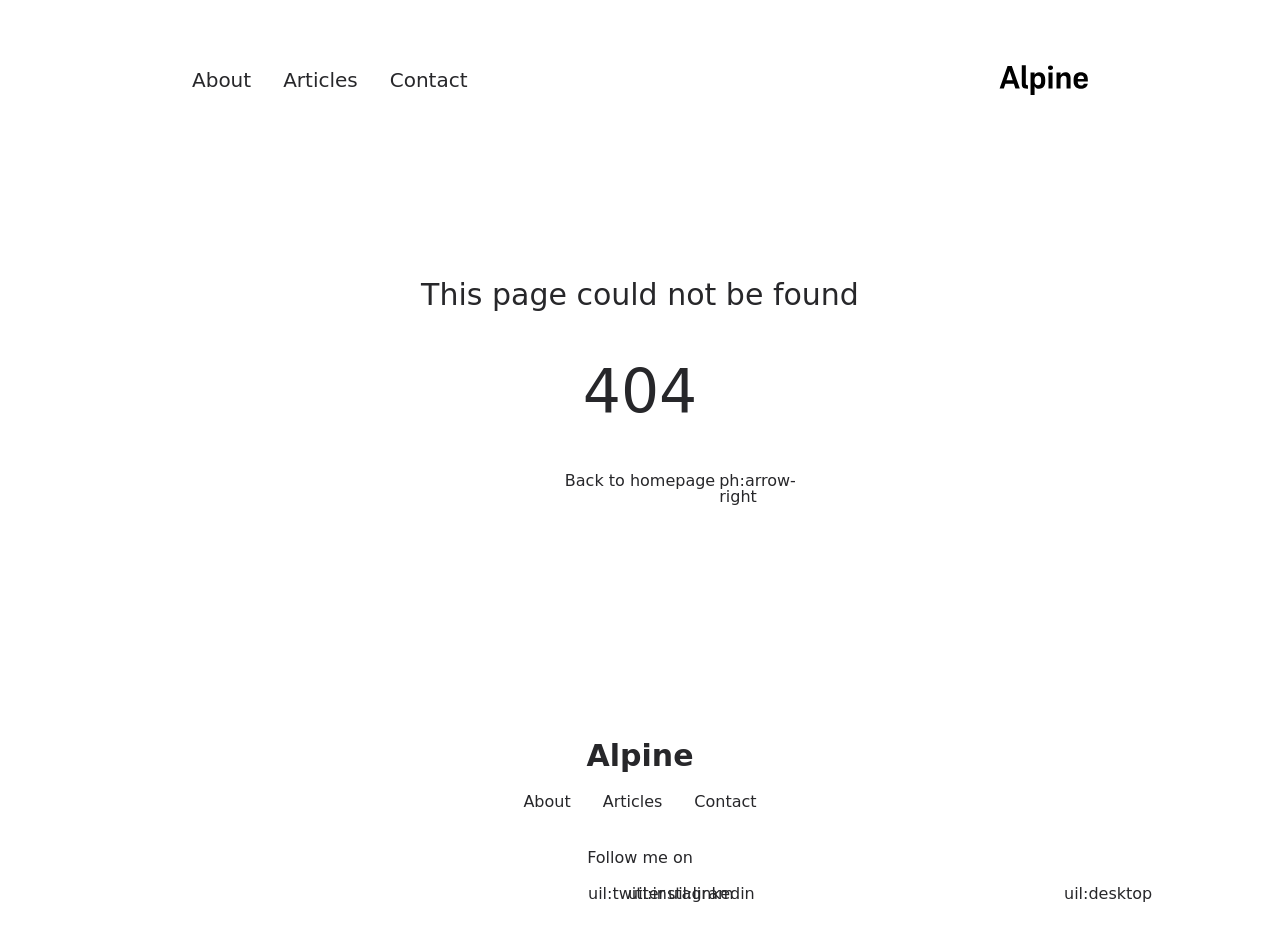
<file: 200.html>
<!DOCTYPE html><html  lang="en"><head><meta charset="utf-8">
<meta name="viewport" content="width=device-width, initial-scale=1">
<link rel="stylesheet" href="/_nuxt/entry.DFQ4GdPl.css">
<link rel="modulepreload" as="script" crossorigin href="/_nuxt/CW4l2274.js">
<link rel="prefetch" as="style" href="/_nuxt/article.BqVS76oC.css">
<link rel="prefetch" as="style" href="/_nuxt/ProseA.CA8v1l5k.css">
<link rel="prefetch" as="script" crossorigin href="/_nuxt/BbyE_ABA.js">
<link rel="prefetch" as="script" crossorigin href="/_nuxt/BLzJzYyH.js">
<link rel="prefetch" as="script" crossorigin href="/_nuxt/BcWussCh.js">
<link rel="prefetch" as="script" crossorigin href="/_nuxt/CXkbQobe.js">
<link rel="prefetch" as="script" crossorigin href="/_nuxt/BpUgv4XG.js">
<link rel="prefetch" as="script" crossorigin href="/_nuxt/DB6WVZgU.js">
<link rel="prefetch" as="style" href="/_nuxt/useStudio.C9PEDlQy.css">
<link rel="prefetch" as="script" crossorigin href="/_nuxt/C0oa_2-u.js">
<link rel="prefetch" as="style" href="/_nuxt/error-404.Bwq3Qtp8.css">
<link rel="prefetch" as="script" crossorigin href="/_nuxt/BKBm8EjU.js">
<link rel="prefetch" as="style" href="/_nuxt/error-500.C69HPPxN.css">
<link rel="prefetch" as="script" crossorigin href="/_nuxt/Btic34Yg.js">
<script type="module" src="/_nuxt/CW4l2274.js" crossorigin></script><style id="pinceau-runtime-hydratable">undefined</style><style id="pinceau-theme">@media { :root {--pinceau-mq: initial; --alpine-readableLine: 68ch;--alpine-backdrop-backgroundColor: #f4f4f5b3;--prose-code-inline-padding: 0.2rem 0.375rem 0.2rem 0.375rem;--prose-code-block-backdropFilter: contrast(1);--prose-code-block-border-style: solid;--prose-code-block-border-width: 1px;--prose-tbody-tr-borderBottom-style: dashed;--prose-tbody-tr-borderBottom-width: 1px;--prose-th-textAlign: inherit;--prose-thead-borderBottom-style: solid;--prose-thead-borderBottom-width: 1px;--prose-thead-border-style: solid;--prose-thead-border-width: 0px;--prose-table-textAlign: start;--prose-hr-width: 1px;--prose-hr-style: solid;--prose-li-listStylePosition: outside;--prose-ol-li-markerColor: currentColor;--prose-ol-paddingInlineStart: 21px;--prose-ol-listStyleType: decimal;--prose-ul-li-markerColor: currentColor;--prose-ul-paddingInlineStart: 21px;--prose-ul-listStyleType: disc;--prose-blockquote-border-style: solid;--prose-blockquote-border-width: 4px;--prose-blockquote-quotes: '201C' '201D' '2018' '2019';--prose-blockquote-paddingInlineStart: 24px;--prose-a-code-color-hover: currentColor;--prose-a-code-color-static: currentColor;--prose-a-hasCode-borderBottom: none;--prose-a-border-distance: 2px;--prose-a-border-color-hover: currentColor;--prose-a-border-color-static: currentColor;--prose-a-border-style-hover: solid;--prose-a-border-style-static: dashed;--prose-a-border-width: 1px;--prose-a-color-static: inherit;--prose-a-textDecoration: none;--prose-h6-margin: 3rem 0 2rem;--prose-h5-margin: 3rem 0 2rem;--prose-h4-margin: 3rem 0 2rem;--prose-h3-margin: 3rem 0 2rem;--prose-h2-margin: 3rem 0 2rem;--prose-h1-margin: 0 0 2rem;--prose-p-fontSize: 18px;--typography-lead-loose: 2;--typography-lead-relaxed: 1.625;--typography-lead-normal: 1.5;--typography-lead-snug: 1.375;--typography-lead-tight: 1.25;--typography-lead-none: 1;--typography-lead-10: 2.5rem;--typography-lead-9: 2.25rem;--typography-lead-8: 2rem;--typography-lead-7: 1.75rem;--typography-lead-6: 1.5rem;--typography-lead-5: 1.25rem;--typography-lead-4: 1rem;--typography-lead-3: .75rem;--typography-lead-2: .5rem;--typography-lead-1: .025rem;--typography-fontWeight-black: 900;--typography-fontWeight-extrabold: 800;--typography-fontWeight-bold: 700;--typography-fontWeight-semibold: 600;--typography-fontWeight-medium: 500;--typography-fontWeight-normal: 400;--typography-fontWeight-light: 300;--typography-fontWeight-extralight: 200;--typography-fontWeight-thin: 100;--typography-fontSize-9xl: 128px;--typography-fontSize-8xl: 96px;--typography-fontSize-7xl: 72px;--typography-fontSize-6xl: 60px;--typography-fontSize-5xl: 48px;--typography-fontSize-4xl: 36px;--typography-fontSize-3xl: 30px;--typography-fontSize-2xl: 24px;--typography-fontSize-xl: 20px;--typography-fontSize-lg: 18px;--typography-fontSize-base: 16px;--typography-fontSize-sm: 14px;--typography-fontSize-xs: 12px;--typography-letterSpacing-wide: 0.025em;--typography-letterSpacing-tight: -0.025em;--typography-verticalMargin-base: 24px;--typography-verticalMargin-sm: 16px;--elements-border-secondary-hover: [object Object];--elements-backdrop-background: #fffc;--elements-backdrop-filter: saturate(200%) blur(20px);--elements-container-maxWidth: 64rem;--lead-loose: 2;--lead-relaxed: 1.625;--lead-normal: 1.5;--lead-snug: 1.375;--lead-tight: 1.25;--lead-none: 1;--lead-10: 2.5rem;--lead-9: 2.25rem;--lead-8: 2rem;--lead-7: 1.75rem;--lead-6: 1.5rem;--lead-5: 1.25rem;--lead-4: 1rem;--lead-3: .75rem;--lead-2: .5rem;--lead-1: .025rem;--letterSpacing-widest: 0.1em;--letterSpacing-wider: 0.05em;--letterSpacing-wide: 0.025em;--letterSpacing-normal: 0em;--letterSpacing-tight: -0.025em;--letterSpacing-tighter: -0.05em;--fontSize-9xl: 8rem;--fontSize-8xl: 6rem;--fontSize-7xl: 4.5rem;--fontSize-6xl: 3.75rem;--fontSize-5xl: 3rem;--fontSize-4xl: 2.25rem;--fontSize-3xl: 1.875rem;--fontSize-2xl: 1.5rem;--fontSize-xl: 1.25rem;--fontSize-lg: 1.125rem;--fontSize-base: 1rem;--fontSize-sm: 0.875rem;--fontSize-xs: 0.75rem;--fontWeight-black: 900;--fontWeight-extrabold: 800;--fontWeight-bold: 700;--fontWeight-semibold: 600;--fontWeight-medium: 500;--fontWeight-normal: 400;--fontWeight-light: 300;--fontWeight-extralight: 200;--fontWeight-thin: 100;--font-mono: ui-monospace, SFMono-Regular, Menlo, Monaco, Consolas, Liberation Mono, Courier New, monospace;--font-serif: ui-serif, Georgia, Cambria, Times New Roman, Times, serif;--font-sans: ui-sans-serif, system-ui, -apple-system, BlinkMacSystemFont, Segoe UI, Roboto, Helvetica Neue, Arial, Noto Sans, sans-serif, Apple Color Emoji, Segoe UI Emoji, Segoe UI Symbol, Noto Color Emoji;--opacity-total: 1;--opacity-high: 0.8;--opacity-medium: 0.5;--opacity-soft: 0.3;--opacity-light: 0.15;--opacity-bright: 0.1;--opacity-noOpacity: 0;--borderWidth-lg: 3px;--borderWidth-md: 2px;--borderWidth-sm: 1px;--borderWidth-noBorder: 0;--space-rem-875: 0.875rem;--space-rem-625: 0.625rem;--space-rem-375: 0.375rem;--space-rem-125: 0.125rem;--space-px: 1px;--space-128: 32rem;--space-96: 24rem;--space-80: 20rem;--space-72: 18rem;--space-64: 16rem;--space-60: 15rem;--space-56: 14rem;--space-52: 13rem;--space-48: 12rem;--space-44: 11rem;--space-40: 10rem;--space-36: 9rem;--space-32: 8rem;--space-28: 7rem;--space-24: 6rem;--space-20: 5rem;--space-16: 4rem;--space-14: 3.5rem;--space-12: 3rem;--space-11: 2.75rem;--space-10: 2.5rem;--space-9: 2.25rem;--space-8: 2rem;--space-7: 1.75rem;--space-6: 1.5rem;--space-5: 1.25rem;--space-4: 1rem;--space-3: 0.75rem;--space-2: 0.5rem;--space-1: 0.25rem;--space-0: 0px;--size-full: 100%;--size-7xl: 80rem;--size-6xl: 72rem;--size-5xl: 64rem;--size-4xl: 56rem;--size-3xl: 48rem;--size-2xl: 42rem;--size-xl: 36rem;--size-lg: 32rem;--size-md: 28rem;--size-sm: 24rem;--size-xs: 20rem;--size-200: 200px;--size-104: 104px;--size-80: 80px;--size-64: 64px;--size-56: 56px;--size-48: 48px;--size-40: 40px;--size-32: 32px;--size-24: 24px;--size-20: 20px;--size-16: 16px;--size-12: 12px;--size-8: 8px;--size-6: 6px;--size-4: 4px;--size-2: 2px;--size-0: 0px;--radii-full: 9999px;--radii-3xl: 1.75rem;--radii-2xl: 1.5rem;--radii-xl: 1rem;--radii-lg: 0.75rem;--radii-md: 0.5rem;--radii-sm: 0.375rem;--radii-xs: 0.25rem;--radii-2xs: 0.125rem;--radii-none: 0px;--shadow-none: 0px 0px 0px 0px transparent;--shadow-lg: 0px 10px 15px -3px #000000, 0px 4px 6px -4px #000000;--shadow-md: 0px 4px 6px -1px #000000, 0px 2px 4px -2px #000000;--shadow-sm: 0px 1px 3px 0px #000000, 0px 1px 2px -1px #000000;--shadow-xs: 0px 1px 2px 0px #000000;--height-screen: 100vh;--width-screen: 100vw;--color-primary-900: #002e38;--color-primary-800: #005c70;--color-primary-700: #008aa9;--color-primary-600: #00b9e1;--color-primary-500: #1ad6ff;--color-primary-400: #40ddff;--color-primary-300: #66e4ff;--color-primary-200: #8deaff;--color-primary-100: #b3f1ff;--color-primary-50: #d9f8ff;--color-ruby-900: #380011;--color-ruby-800: #700021;--color-ruby-700: #a90032;--color-ruby-600: #e10043;--color-ruby-500: #ff1a5e;--color-ruby-400: #ff4079;--color-ruby-300: #ff6694;--color-ruby-200: #ff8dae;--color-ruby-100: #ffb3c9;--color-ruby-50: #ffd9e4;--color-pink-900: #380025;--color-pink-800: #70004b;--color-pink-700: #a90070;--color-pink-600: #e10095;--color-pink-500: #ff1ab2;--color-pink-400: #ff40bf;--color-pink-300: #ff66cc;--color-pink-200: #ff8dd8;--color-pink-100: #ffb3e5;--color-pink-50: #ffd9f2;--color-purple-900: #190038;--color-purple-800: #330070;--color-purple-700: #4c00a9;--color-purple-600: #6500e1;--color-purple-500: #811aff;--color-purple-400: #9640ff;--color-purple-300: #ab66ff;--color-purple-200: #c08dff;--color-purple-100: #d5b3ff;--color-purple-50: #ead9ff;--color-royalblue-900: #0b0531;--color-royalblue-800: #160a62;--color-royalblue-700: #211093;--color-royalblue-600: #2c15c4;--color-royalblue-500: #4127e8;--color-royalblue-400: #614bec;--color-royalblue-300: #806ff0;--color-royalblue-200: #a093f3;--color-royalblue-100: #c0b7f7;--color-royalblue-50: #dfdbfb;--color-indigoblue-900: #001238;--color-indigoblue-800: #002370;--color-indigoblue-700: #0035a9;--color-indigoblue-600: #0047e1;--color-indigoblue-500: #1a62ff;--color-indigoblue-400: #407cff;--color-indigoblue-300: #6696ff;--color-indigoblue-200: #8db0ff;--color-indigoblue-100: #b3cbff;--color-indigoblue-50: #d9e5ff;--color-blue-900: #002438;--color-blue-800: #004870;--color-blue-700: #006ca9;--color-blue-600: #0090e1;--color-blue-500: #1aadff;--color-blue-400: #40bbff;--color-blue-300: #66c8ff;--color-blue-200: #8dd6ff;--color-blue-100: #b3e4ff;--color-blue-50: #d9f1ff;--color-lightblue-900: #002e38;--color-lightblue-800: #005c70;--color-lightblue-700: #008aa9;--color-lightblue-600: #00b9e1;--color-lightblue-500: #1ad6ff;--color-lightblue-400: #40ddff;--color-lightblue-300: #66e4ff;--color-lightblue-200: #8deaff;--color-lightblue-100: #b3f1ff;--color-lightblue-50: #d9f8ff;--color-teal-900: #062a28;--color-teal-800: #0b544f;--color-teal-700: #117d77;--color-teal-600: #16a79e;--color-teal-500: #1cd1c6;--color-teal-400: #36e4da;--color-teal-300: #5fe9e1;--color-teal-200: #87efe9;--color-teal-100: #aff4f0;--color-teal-50: #d7faf8;--color-pear-900: #2a2b09;--color-pear-800: #545512;--color-pear-700: #7e801b;--color-pear-600: #a8aa24;--color-pear-500: #d0d32f;--color-pear-400: #d8da52;--color-pear-300: #e0e274;--color-pear-200: #e8e997;--color-pear-100: #eff0ba;--color-pear-50: #f7f8dc;--color-red-900: #380300;--color-red-800: #700700;--color-red-700: #a90a00;--color-red-600: #e10e00;--color-red-500: #ff281a;--color-red-400: #ff4c40;--color-red-300: #ff7066;--color-red-200: #ff948d;--color-red-100: #ffb7b3;--color-red-50: #ffdbd9;--color-orange-900: #381800;--color-orange-800: #702f00;--color-orange-700: #a94700;--color-orange-600: #e15e00;--color-orange-500: #ff7a1a;--color-orange-400: #ff9040;--color-orange-300: #ffa666;--color-orange-200: #ffbd8d;--color-orange-100: #ffd3b3;--color-orange-50: #ffe9d9;--color-yellow-900: #362b03;--color-yellow-800: #6d5605;--color-yellow-700: #a38108;--color-yellow-600: #daac0a;--color-yellow-500: #f5c828;--color-yellow-400: #f7d14c;--color-yellow-300: #f8da70;--color-yellow-200: #fae393;--color-yellow-100: #fcedb7;--color-yellow-50: #fdf6db;--color-green-900: #003f25;--color-green-800: #005e38;--color-green-700: #007e4a;--color-green-600: #009d5d;--color-green-500: #00bd6f;--color-green-400: #00dc82;--color-green-300: #30ffaa;--color-green-200: #83ffcc;--color-green-100: #acffdd;--color-green-50: #d6ffee;--color-gray-900: #18181B;--color-gray-800: #27272A;--color-gray-700: #3f3f46;--color-gray-600: #52525B;--color-gray-500: #71717A;--color-gray-400: #a1a1aa;--color-gray-300: #D4d4d8;--color-gray-200: #e4e4e7;--color-gray-100: #f4f4f5;--color-gray-50: #fafafa;--color-black: #0c0c0d;--color-white: #FFFFFF;--media-portrait: only screen and (orientation: portrait);--media-landscape: only screen and (orientation: landscape);--media-rm: (prefers-reduced-motion: reduce);--media-2xl: (min-width: 1536px);--media-xl: (min-width: 1280px);--media-lg: (min-width: 1024px);--media-md: (min-width: 768px);--media-sm: (min-width: 640px);--media-xs: (min-width: 475px);--alpine-body-color: var(--color-gray-800);--alpine-body-backgroundColor: var(--color-white);--prose-code-inline-fontWeight: var(--typography-fontWeight-normal);--prose-code-inline-fontSize: var(--typography-fontSize-sm);--prose-code-inline-borderRadius: var(--radii-xs);--prose-code-block-pre-padding: var(--typography-verticalMargin-sm);--prose-code-block-margin: var(--typography-verticalMargin-base) 0;--prose-code-block-fontSize: var(--typography-fontSize-sm);--prose-tbody-code-inline-fontSize: var(--typography-fontSize-sm);--prose-tbody-td-padding: var(--typography-verticalMargin-sm);--prose-th-fontWeight: var(--typography-fontWeight-semibold);--prose-th-padding: 0 var(--typography-verticalMargin-sm) var(--typography-verticalMargin-sm) var(--typography-verticalMargin-sm);--prose-table-lineHeight: var(--typography-lead-6);--prose-table-fontSize: var(--typography-fontSize-sm);--prose-table-margin: var(--typography-verticalMargin-base) 0;--prose-hr-margin: var(--typography-verticalMargin-base) 0;--prose-li-margin: var(--typography-verticalMargin-sm) 0;--prose-ol-margin: var(--typography-verticalMargin-base) 0;--prose-ul-margin: var(--typography-verticalMargin-base) 0;--prose-blockquote-margin: var(--typography-verticalMargin-base) 0;--prose-a-code-border-style: var(--prose-a-border-style-static);--prose-a-code-border-width: var(--prose-a-border-width);--prose-a-fontWeight: var(--typography-fontWeight-medium);--prose-img-margin: var(--typography-verticalMargin-base) 0;--prose-strong-fontWeight: var(--typography-fontWeight-semibold);--prose-h6-iconSize: var(--typography-fontSize-base);--prose-h6-fontWeight: var(--typography-fontWeight-semibold);--prose-h6-lineHeight: var(--typography-lead-normal);--prose-h6-fontSize: var(--typography-fontSize-lg);--prose-h5-iconSize: var(--typography-fontSize-lg);--prose-h5-fontWeight: var(--typography-fontWeight-semibold);--prose-h5-lineHeight: var(--typography-lead-snug);--prose-h5-fontSize: var(--typography-fontSize-xl);--prose-h4-iconSize: var(--typography-fontSize-lg);--prose-h4-letterSpacing: var(--typography-letterSpacing-tight);--prose-h4-fontWeight: var(--typography-fontWeight-semibold);--prose-h4-lineHeight: var(--typography-lead-snug);--prose-h4-fontSize: var(--typography-fontSize-2xl);--prose-h3-iconSize: var(--typography-fontSize-xl);--prose-h3-letterSpacing: var(--typography-letterSpacing-tight);--prose-h3-fontWeight: var(--typography-fontWeight-semibold);--prose-h3-lineHeight: var(--typography-lead-snug);--prose-h3-fontSize: var(--typography-fontSize-3xl);--prose-h2-iconSize: var(--typography-fontSize-2xl);--prose-h2-letterSpacing: var(--typography-letterSpacing-tight);--prose-h2-fontWeight: var(--typography-fontWeight-semibold);--prose-h2-lineHeight: var(--typography-lead-tight);--prose-h2-fontSize: var(--typography-fontSize-4xl);--prose-h1-iconSize: var(--typography-fontSize-3xl);--prose-h1-letterSpacing: var(--typography-letterSpacing-tight);--prose-h1-fontWeight: var(--typography-fontWeight-bold);--prose-h1-lineHeight: var(--typography-lead-tight);--prose-h1-fontSize: var(--typography-fontSize-5xl);--prose-p-br-margin: var(--typography-verticalMargin-base) 0 0 0;--prose-p-margin: var(--typography-verticalMargin-base) 0;--prose-p-lineHeight: var(--typography-lead-normal);--typography-color-primary-900: var(--color-primary-900);--typography-color-primary-800: var(--color-primary-800);--typography-color-primary-700: var(--color-primary-700);--typography-color-primary-600: var(--color-primary-600);--typography-color-primary-500: var(--color-primary-500);--typography-color-primary-400: var(--color-primary-400);--typography-color-primary-300: var(--color-primary-300);--typography-color-primary-200: var(--color-primary-200);--typography-color-primary-100: var(--color-primary-100);--typography-color-primary-50: var(--color-primary-50);--typography-font-code: var(--font-mono);--typography-font-body: var(--font-sans);--typography-font-display: var(--font-sans);--typography-body-backgroundColor: var(--color-white);--typography-body-color: var(--color-black);--elements-state-danger-borderColor-secondary: var(--color-red-200);--elements-state-danger-borderColor-primary: var(--color-red-100);--elements-state-danger-backgroundColor-secondary: var(--color-red-100);--elements-state-danger-backgroundColor-primary: var(--color-red-50);--elements-state-danger-color-secondary: var(--color-red-600);--elements-state-danger-color-primary: var(--color-red-500);--elements-state-warning-borderColor-secondary: var(--color-yellow-200);--elements-state-warning-borderColor-primary: var(--color-yellow-100);--elements-state-warning-backgroundColor-secondary: var(--color-yellow-100);--elements-state-warning-backgroundColor-primary: var(--color-yellow-50);--elements-state-warning-color-secondary: var(--color-yellow-700);--elements-state-warning-color-primary: var(--color-yellow-600);--elements-state-success-borderColor-secondary: var(--color-green-200);--elements-state-success-borderColor-primary: var(--color-green-100);--elements-state-success-backgroundColor-secondary: var(--color-green-100);--elements-state-success-backgroundColor-primary: var(--color-green-50);--elements-state-success-color-secondary: var(--color-green-600);--elements-state-success-color-primary: var(--color-green-500);--elements-state-info-borderColor-secondary: var(--color-blue-200);--elements-state-info-borderColor-primary: var(--color-blue-100);--elements-state-info-backgroundColor-secondary: var(--color-blue-100);--elements-state-info-backgroundColor-primary: var(--color-blue-50);--elements-state-info-color-secondary: var(--color-blue-600);--elements-state-info-color-primary: var(--color-blue-500);--elements-state-primary-borderColor-secondary: var(--color-primary-200);--elements-state-primary-borderColor-primary: var(--color-primary-100);--elements-state-primary-backgroundColor-secondary: var(--color-primary-100);--elements-state-primary-backgroundColor-primary: var(--color-primary-50);--elements-state-primary-color-secondary: var(--color-primary-700);--elements-state-primary-color-primary: var(--color-primary-600);--elements-surface-secondary-backgroundColor: var(--color-gray-200);--elements-surface-primary-backgroundColor: var(--color-gray-100);--elements-surface-background-base: var(--color-gray-100);--elements-border-secondary-static: var(--color-gray-200);--elements-border-primary-hover: var(--color-gray-200);--elements-border-primary-static: var(--color-gray-100);--elements-container-padding-md: var(--space-16);--elements-container-padding-sm: var(--space-12);--elements-container-padding-xs: var(--space-8);--elements-container-padding-mobile: var(--space-6);--elements-text-secondary-color-hover: var(--color-gray-700);--elements-text-secondary-color-static: var(--color-gray-500);--elements-text-primary-color-static: var(--color-gray-900);--text-6xl-lineHeight: var(--lead-none);--text-6xl-fontSize: var(--fontSize-6xl);--text-5xl-lineHeight: var(--lead-none);--text-5xl-fontSize: var(--fontSize-5xl);--text-4xl-lineHeight: var(--lead-10);--text-4xl-fontSize: var(--fontSize-4xl);--text-3xl-lineHeight: var(--lead-9);--text-3xl-fontSize: var(--fontSize-3xl);--text-2xl-lineHeight: var(--lead-8);--text-2xl-fontSize: var(--fontSize-2xl);--text-xl-lineHeight: var(--lead-7);--text-xl-fontSize: var(--fontSize-xl);--text-lg-lineHeight: var(--lead-7);--text-lg-fontSize: var(--fontSize-lg);--text-base-lineHeight: var(--lead-6);--text-base-fontSize: var(--fontSize-base);--text-sm-lineHeight: var(--lead-5);--text-sm-fontSize: var(--fontSize-sm);--text-xs-lineHeight: var(--lead-4);--text-xs-fontSize: var(--fontSize-xs);--shadow-2xl: 0px 25px 50px -12px var(--color-gray-900);--shadow-xl: 0px 20px 25px -5px var(--color-gray-400), 0px 8px 10px -6px #000000;--color-secondary-900: var(--color-gray-900);--color-secondary-800: var(--color-gray-800);--color-secondary-700: var(--color-gray-700);--color-secondary-600: var(--color-gray-600);--color-secondary-500: var(--color-gray-500);--color-secondary-400: var(--color-gray-400);--color-secondary-300: var(--color-gray-300);--color-secondary-200: var(--color-gray-200);--color-secondary-100: var(--color-gray-100);--color-secondary-50: var(--color-gray-50);--prose-a-code-background-hover: var(--typography-color-primary-50);--prose-a-code-border-color-hover: var(--typography-color-primary-500);--prose-a-color-hover: var(--typography-color-primary-500);--typography-color-secondary-900: var(--color-secondary-900);--typography-color-secondary-800: var(--color-secondary-800);--typography-color-secondary-700: var(--color-secondary-700);--typography-color-secondary-600: var(--color-secondary-600);--typography-color-secondary-500: var(--color-secondary-500);--typography-color-secondary-400: var(--color-secondary-400);--typography-color-secondary-300: var(--color-secondary-300);--typography-color-secondary-200: var(--color-secondary-200);--typography-color-secondary-100: var(--color-secondary-100);--typography-color-secondary-50: var(--color-secondary-50);--prose-code-inline-backgroundColor: var(--typography-color-secondary-100);--prose-code-inline-color: var(--typography-color-secondary-700);--prose-code-block-backgroundColor: var(--typography-color-secondary-100);--prose-code-block-color: var(--typography-color-secondary-700);--prose-code-block-border-color: var(--typography-color-secondary-200);--prose-tbody-tr-borderBottom-color: var(--typography-color-secondary-200);--prose-th-color: var(--typography-color-secondary-600);--prose-thead-borderBottom-color: var(--typography-color-secondary-200);--prose-thead-border-color: var(--typography-color-secondary-300);--prose-hr-color: var(--typography-color-secondary-200);--prose-blockquote-border-color: var(--typography-color-secondary-200);--prose-blockquote-color: var(--typography-color-secondary-500);--prose-a-code-border-color-static: var(--typography-color-secondary-400); } }@media { :root.dark {--pinceau-mq: dark; --alpine-backdrop-backgroundColor: #18181bb3;--prose-code-block-backdropFilter: contrast(1);--prose-ol-li-markerColor: currentColor;--prose-ul-li-markerColor: currentColor;--prose-a-code-color-hover: currentColor;--prose-a-code-color-static: currentColor;--prose-a-border-color-hover: currentColor;--prose-a-border-color-static: currentColor;--prose-a-color-static: inherit;--elements-backdrop-background: #0c0d0ccc;--alpine-body-color: var(--color-gray-200);--alpine-body-backgroundColor: var(--color-black);--typography-body-backgroundColor: var(--color-black);--typography-body-color: var(--color-white);--elements-state-danger-borderColor-secondary: var(--color-red-700);--elements-state-danger-borderColor-primary: var(--color-red-800);--elements-state-danger-backgroundColor-secondary: var(--color-red-800);--elements-state-danger-backgroundColor-primary: var(--color-red-900);--elements-state-danger-color-secondary: var(--color-red-200);--elements-state-danger-color-primary: var(--color-red-300);--elements-state-warning-borderColor-secondary: var(--color-yellow-700);--elements-state-warning-borderColor-primary: var(--color-yellow-800);--elements-state-warning-backgroundColor-secondary: var(--color-yellow-800);--elements-state-warning-backgroundColor-primary: var(--color-yellow-900);--elements-state-warning-color-secondary: var(--color-yellow-200);--elements-state-warning-color-primary: var(--color-yellow-400);--elements-state-success-borderColor-secondary: var(--color-green-700);--elements-state-success-borderColor-primary: var(--color-green-800);--elements-state-success-backgroundColor-secondary: var(--color-green-800);--elements-state-success-backgroundColor-primary: var(--color-green-900);--elements-state-success-color-secondary: var(--color-green-200);--elements-state-success-color-primary: var(--color-green-400);--elements-state-info-borderColor-secondary: var(--color-blue-700);--elements-state-info-borderColor-primary: var(--color-blue-800);--elements-state-info-backgroundColor-secondary: var(--color-blue-800);--elements-state-info-backgroundColor-primary: var(--color-blue-900);--elements-state-info-color-secondary: var(--color-blue-200);--elements-state-info-color-primary: var(--color-blue-400);--elements-state-primary-borderColor-secondary: var(--color-primary-700);--elements-state-primary-borderColor-primary: var(--color-primary-800);--elements-state-primary-backgroundColor-secondary: var(--color-primary-800);--elements-state-primary-backgroundColor-primary: var(--color-primary-900);--elements-state-primary-color-secondary: var(--color-primary-200);--elements-state-primary-color-primary: var(--color-primary-400);--elements-surface-secondary-backgroundColor: var(--color-gray-800);--elements-surface-primary-backgroundColor: var(--color-gray-900);--elements-surface-background-base: var(--color-gray-900);--elements-border-secondary-static: var(--color-gray-800);--elements-border-primary-hover: var(--color-gray-800);--elements-border-primary-static: var(--color-gray-900);--elements-text-secondary-color-hover: var(--color-gray-200);--elements-text-secondary-color-static: var(--color-gray-400);--elements-text-primary-color-static: var(--color-gray-50);--prose-a-code-background-hover: var(--typography-color-primary-900);--prose-a-code-border-color-hover: var(--typography-color-primary-600);--prose-a-color-hover: var(--typography-color-primary-400);--prose-code-inline-backgroundColor: var(--typography-color-secondary-800);--prose-code-inline-color: var(--typography-color-secondary-200);--prose-code-block-backgroundColor: var(--typography-color-secondary-900);--prose-code-block-color: var(--typography-color-secondary-200);--prose-code-block-border-color: var(--typography-color-secondary-800);--prose-tbody-tr-borderBottom-color: var(--typography-color-secondary-800);--prose-th-color: var(--typography-color-secondary-400);--prose-thead-borderBottom-color: var(--typography-color-secondary-800);--prose-thead-border-color: var(--typography-color-secondary-600);--prose-hr-color: var(--typography-color-secondary-800);--prose-blockquote-border-color: var(--typography-color-secondary-700);--prose-blockquote-color: var(--typography-color-secondary-400);--prose-a-code-border-color-static: var(--typography-color-secondary-600); } }</style><script>"use strict";(()=>{const a=window,e=document.documentElement,c=window.localStorage,d=["dark","light"],n=c&&c.getItem&&c.getItem("nuxt-color-mode")||"system";let l=n==="system"?f():n;const i=e.getAttribute("data-color-mode-forced");i&&(l=i),r(l),a["__NUXT_COLOR_MODE__"]={preference:n,value:l,getColorScheme:f,addColorScheme:r,removeColorScheme:u};function r(o){const t=""+o+"",s="";e.classList?e.classList.add(t):e.className+=" "+t,s&&e.setAttribute("data-"+s,o)}function u(o){const t=""+o+"",s="";e.classList?e.classList.remove(t):e.className=e.className.replace(new RegExp(t,"g"),""),s&&e.removeAttribute("data-"+s)}function m(o){return a.matchMedia("(prefers-color-scheme"+o+")")}function f(){if(a.matchMedia&&m("").media!=="not all"){for(const o of d)if(m(":"+o).matches)return o}return"light"}})();
</script></head><body><div id="__nuxt"></div><div id="teleports"></div><script type="application/json" id="__NUXT_DATA__" data-ssr="false">[{"_errors":1,"serverRendered":2,"data":3,"state":4,"once":5},{},false,{},{},["Set"]]</script>
<script>window.__NUXT__={};window.__NUXT__.config={public:{FORMSPREE_URL:"",plausible:{hashMode:false,trackLocalhost:false,domain:"",apiHost:"https://plausible.io",autoPageviews:true,autoOutboundTracking:false},studio:{apiURL:"https://api.nuxt.studio",iframeMessagingAllowedOrigins:""},mdc:{components:{prose:true,map:{p:"prose-p",a:"prose-a",blockquote:"prose-blockquote","code-inline":"prose-code-inline",code:"ProseCodeInline",em:"prose-em",h1:"prose-h1",h2:"prose-h2",h3:"prose-h3",h4:"prose-h4",h5:"prose-h5",h6:"prose-h6",hr:"prose-hr",img:"prose-img",ul:"prose-ul",ol:"prose-ol",li:"prose-li",strong:"prose-strong",table:"prose-table",thead:"prose-thead",tbody:"prose-tbody",td:"prose-td",th:"prose-th",tr:"prose-tr"}},headings:{anchorLinks:{h1:false,h2:true,h3:true,h4:true,h5:false,h6:false}}},content:{locales:[],defaultLocale:"",integrity:1714658045998,experimental:{stripQueryParameters:false,advanceQuery:false,clientDB:false},respectPathCase:false,api:{baseURL:"/api/_content"},navigation:{fields:["navTitle","layout"]},tags:{p:"prose-p",a:"prose-a",blockquote:"prose-blockquote","code-inline":"prose-code-inline",code:"ProseCodeInline",em:"prose-em",h1:"prose-h1",h2:"prose-h2",h3:"prose-h3",h4:"prose-h4",h5:"prose-h5",h6:"prose-h6",hr:"prose-hr",img:"prose-img",ul:"prose-ul",ol:"prose-ol",li:"prose-li",strong:"prose-strong",table:"prose-table",thead:"prose-thead",tbody:"prose-tbody",td:"prose-td",th:"prose-th",tr:"prose-tr"},highlight:{theme:{default:"github-light",dark:"github-dark"},preload:["json","js","ts","html","css","vue","diff","shell","markdown","yaml","bash","ini","c","cpp"],highlighter:"shiki",langs:["js","jsx","json","ts","tsx","vue","css","html","vue","bash","md","mdc","yaml","json","js","ts","html","css","vue","diff","shell","markdown","yaml","bash","ini","c","cpp"]},wsUrl:"",documentDriven:{page:true,navigation:true,surround:true,globals:{},layoutFallbacks:["theme"],injectPage:true},host:"",trailingSlash:false,search:"",contentHead:true,anchorLinks:{depth:4,exclude:[1]}}},app:{baseURL:"/",buildAssetsDir:"/_nuxt/",cdnURL:""}}</script></body></html>
</file>
<file: _nuxt/entry.DFQ4GdPl.css>
body{background-color:var(--alpine-body-backgroundColor);color:var(--alpine-body-color)}.light-img{display:block}.dark-img{display:none}@media (prefers-color-scheme:dark){html:not(.light) .dark-img{display:block}html:not(.light) .light-img{display:none}}html.dark .dark-img{display:block}html.dark .light-img{display:none}html{-webkit-font-smoothing:antialiased;-moz-osx-font-smoothing:grayscale}.sr-only{height:1px!important;margin:-1px!important;overflow:hidden!important;padding:0!important;position:absolute!important;width:1px!important;clip:rect(0,0,0,0)!important;border:0!important;white-space:nowrap!important}*,:after,:before{border:0 solid #e5e7eb;border-color:var(--un-default-border-color,#e5e7eb);box-sizing:border-box}:after,:before{--un-content:""}:host,html{line-height:1.5;-webkit-text-size-adjust:100%;font-family:ui-sans-serif,system-ui,sans-serif,Apple Color Emoji,Segoe UI Emoji,Segoe UI Symbol,Noto Color Emoji;font-feature-settings:normal;font-variation-settings:normal;-moz-tab-size:4;-o-tab-size:4;tab-size:4;-webkit-tap-highlight-color:transparent}body{line-height:inherit;margin:0}hr{border-top-width:1px;color:inherit;height:0}abbr:where([title]){-webkit-text-decoration:underline dotted;text-decoration:underline dotted}h1,h2,h3,h4,h5,h6{font-size:inherit;font-weight:inherit}a{color:inherit;text-decoration:inherit}b,strong{font-weight:bolder}code,kbd,pre,samp{font-family:ui-monospace,SFMono-Regular,Menlo,Monaco,Consolas,Liberation Mono,Courier New,monospace;font-feature-settings:normal;font-size:1em;font-variation-settings:normal}small{font-size:80%}sub,sup{font-size:75%;line-height:0;position:relative;vertical-align:baseline}sub{bottom:-.25em}sup{top:-.5em}table{border-collapse:collapse;border-color:inherit;text-indent:0}button,input,optgroup,select,textarea{color:inherit;font-family:inherit;font-feature-settings:inherit;font-size:100%;font-variation-settings:inherit;font-weight:inherit;line-height:inherit;margin:0;padding:0}button,select{text-transform:none}[type=button],[type=reset],[type=submit],button{-webkit-appearance:button;background-color:transparent;background-image:none}:-moz-focusring{outline:auto}:-moz-ui-invalid{box-shadow:none}progress{vertical-align:baseline}::-webkit-inner-spin-button,::-webkit-outer-spin-button{height:auto}[type=search]{-webkit-appearance:textfield;outline-offset:-2px}::-webkit-search-decoration{-webkit-appearance:none}::-webkit-file-upload-button{-webkit-appearance:button;font:inherit}summary{display:list-item}blockquote,dd,dl,figure,h1,h2,h3,h4,h5,h6,hr,p,pre{margin:0}fieldset{margin:0}fieldset,legend{padding:0}menu,ol,ul{list-style:none;margin:0;padding:0}dialog{padding:0}textarea{resize:vertical}input::-moz-placeholder,textarea::-moz-placeholder{color:#9ca3af;opacity:1}input::placeholder,textarea::placeholder{color:#9ca3af;opacity:1}[role=button],button{cursor:pointer}:disabled{cursor:default}audio,canvas,embed,iframe,img,object,svg,video{display:block;vertical-align:middle}img,video{height:auto;max-width:100%}[hidden]{display:none}.nuxt-progress{background:repeating-linear-gradient(90deg,#00dc82 0,#34cdfe 50%,#0047e1);left:0;opacity:1;position:fixed;right:0;top:0;transition:width .1s,height .4s,opacity .4s;width:0;z-index:999999}nav ul[data-v-696f8a70]{display:flex;flex-direction:column;gap:var(--space-4);justify-content:center;width:100%}@media (min-width:640px){nav ul[data-v-696f8a70]{flex-direction:row;gap:var(--space-8)}}nav ul a[data-v-696f8a70]{position:relative}nav ul a.router-link-active[data-v-696f8a70]{color:var(--color-primary-500)}nav ul a .underline-fx[data-v-696f8a70]{background-color:currentColor;bottom:-4px;height:1px;position:absolute;transition:width .2s ease-in-out;width:0}a[data-v-696f8a70]:hover :is(nav ul a .underline-fx):is(nav ul a .underline-fx){width:100%}header[data-v-50c068c2]{--header-padding:var(--space-16);--logo-height:var(--space-8);align-items:center;display:grid;gap:var(--space-4);grid-template-columns:repeat(12,minmax(0,1fr));padding-bottom:var(--header-padding);padding-top:var(--header-padding);position:relative}header .menu[data-v-50c068c2]{display:flex;position:absolute}header .menu[data-v-50c068c2] :hover{color:var(--color-primary-500)}.left[data-v-50c068c2] :is(header .menu):is(header .menu){right:0}@media (min-width:640px){header .menu[data-v-50c068c2]{display:none}}header .overlay[data-v-50c068c2]{-webkit-backdrop-filter:blur(20px);backdrop-filter:blur(20px);background-color:var(--alpine-backdrop-backgroundColor);border:1px solid var(--color-gray-200);border-radius:var(--radii-md);font-size:var(--text-lg-fontSize);font-weight:var(--fontWeight-medium);line-height:var(--text-lg-lineHeight);padding:var(--space-6);padding-right:var(--space-24);perspective:2000px;position:absolute;top:calc(var(--header-padding) + var(--logo-height) + var(--space-2));transform-origin:top;transition:all .25s;will-change:opacity,transform}header .overlay[data-v-50c068c2]:not(.show){opacity:0;transform:translateY(-10px) rotateY(-8deg) rotateX(-20deg)}.left[data-v-50c068c2] :is(header .overlay:not(.show)):is(header .overlay:not(.show)){transform:translateY(-10px) rotateY(8deg) rotateX(-20deg)}header .overlay[data-v-50c068c2]:not(.show){pointer-events:none}.left[data-v-50c068c2] :is(header .overlay):is(header .overlay){padding:var(--space-6);padding-left:var(--space-16);right:0;text-align:right}@media (min-width:640px){header .overlay[data-v-50c068c2]{display:none}}:root.dark header .overlay[data-v-50c068c2]{border-color:var(--color-gray-800)}header .logo[data-v-50c068c2]{display:flex;grid-column:span 12/span 12;height:var(--logo-height)}header .logo a[data-v-50c068c2]{display:flex}.center[data-v-50c068c2] :is(header .logo):is(header .logo){grid-column:span 12/span 12;justify-content:center}.right[data-v-50c068c2] :is(header .logo):is(header .logo){justify-content:flex-end}@media (min-width:640px){header .logo[data-v-50c068c2]{grid-column:span 4/span 4;grid-column-start:auto}.right[data-v-50c068c2] :is(header .logo):is(header .logo){order:2}}header .logo .fallback[data-v-50c068c2]{font-size:var(--text-2xl-fontSize);font-weight:var(--fontWeight-semibold);line-height:var(--text-2xl-lineHeight)}header .main-nav[data-v-50c068c2]{display:none}@media (min-width:640px){header .main-nav[data-v-50c068c2]{display:flex;font-size:var(--text-xl-fontSize);font-weight:var(--fontWeight-medium);grid-column:span 8/span 8;line-height:var(--text-xl-lineHeight)}.center[data-v-50c068c2] :is(header .main-nav):is(header .main-nav){grid-column:span 12/span 12;justify-content:center}.right[data-v-50c068c2] :is(header .main-nav):is(header .main-nav){justify-content:flex-start}.left[data-v-50c068c2] :is(header .main-nav):is(header .main-nav){justify-content:flex-end}}.icon[data-v-4c52fcfa]{display:inline-block;vertical-align:middle}a[data-v-d6a4885d]{--social-icon-size:24px;display:flex;height:24px;height:var(--social-icon-size);width:24px;width:var(--social-icon-size)}a[data-v-d6a4885d] :hover{color:var(--color-primary-500)}a svg[data-v-d6a4885d]{height:100%;width:100%}button[data-v-233b4c63]{display:flex;--color-mode-switcher-size:24px;height:24px;height:var(--color-mode-switcher-size);width:24px;width:var(--color-mode-switcher-size)}button[data-v-233b4c63] :hover{color:var(--color-primary-500)}button svg[data-v-233b4c63]{height:100%;width:100%}footer[data-v-5689e882]{align-items:center;display:flex;flex-direction:column;margin-top:var(--space-24);padding-bottom:var(--space-8);padding-top:var(--space-8)}footer.left[data-v-5689e882]{align-items:flex-start}footer.right[data-v-5689e882]{align-items:flex-end}@media (min-width:768px){footer[data-v-5689e882]{min-height:var(--space-36)}}footer .credits[data-v-5689e882]{font-size:var(--text-3xl-fontSize);font-weight:var(--fontWeight-bold);line-height:var(--text-3xl-lineHeight);margin-bottom:var(--space-4)}footer .navigation[data-v-5689e882]{display:none}@media (min-width:640px){footer .navigation[data-v-5689e882]{display:flex;font-size:var(--text-base-fontSize);font-weight:var(--fontWeight-medium);line-height:var(--text-base-lineHeight);margin-bottom:var(--space-8)}}footer .message[data-v-5689e882]{margin-bottom:var(--space-4);text-align:center}footer .icons[data-v-5689e882]{display:grid;gap:var(--space-4);grid-template-columns:repeat(12,minmax(0,1fr));width:100%}.left[data-v-5689e882] :is(footer .icons):is(footer .icons){align-items:center;display:flex;justify-content:space-between}.right[data-v-5689e882] :is(footer .icons):is(footer .icons){align-items:center;display:flex;flex-direction:row-reverse;justify-content:space-between}footer .icons .social[data-v-5689e882]{display:flex;gap:var(--space-4);grid-column:span 12/span 12;justify-content:center}@media (min-width:475px){footer .icons .social[data-v-5689e882]{grid-column:span 4/span 4;grid-column-start:5}}footer .icons .color-mode-switch[data-v-5689e882]{display:flex;grid-column:span 12/span 12;justify-content:center}@media (min-width:475px){footer .icons .color-mode-switch[data-v-5689e882]{grid-column:span 2/span 2;grid-column-start:11;justify-content:flex-end}}.container[data-v-9f350c92]{margin-inline-end:auto;margin-inline-start:auto;width:100%}.app-layout[data-v-7d05ce35]{min-width:var(--size-xs)}html{font-family:var(--font-sans)}
</file>
<file: _nuxt/DocumentDrivenNotFound.B11G-lTh.css>
section[data-v-ee4c678a]{align-items:center;display:flex;flex-direction:column;justify-content:center;min-height:50vh}section .message[data-v-ee4c678a]{font-size:var(--text-3xl-fontSize);font-weight:var(--fontWeight-medium);line-height:var(--text-3xl-lineHeight)}section .status[data-v-ee4c678a]{font-size:var(--text-6xl-fontSize);line-height:var(--text-6xl-lineHeight);margin-bottom:var(--space-12);margin-top:var(--space-12)}section a[data-v-ee4c678a]{align-items:center;display:flex;position:relative}section a .icon[data-v-ee4c678a]{height:var(--space-5);position:absolute;right:calc(0px - var(--space-1));transform:translate(100%);width:var(--space-5)}
</file>
<file: _nuxt/Hero.6yz6fhNm.css>
.hero .layout[data-v-c8759679]{display:grid;gap:var(--space-8);grid-template-columns:repeat(1,minmax(0,1fr))}@media (min-width:1024px){.hero .layout[data-v-c8759679]{grid-template-columns:repeat(2,minmax(0,1fr))}}.hero .layout .title[data-v-c8759679]{font-size:var(--text-4xl-fontSize);font-weight:var(--fontWeight-bold);line-height:var(--text-4xl-lineHeight)}.hero .layout .description[data-v-c8759679]{font-size:var(--text-xl-fontSize);line-height:var(--text-xl-lineHeight);margin-top:var(--space-3)}.hero .layout img[data-v-c8759679]{aspect-ratio:16/9;border-radius:var(--radii-md);-o-object-fit:cover;object-fit:cover;width:100%}.hero .layout img.left[data-v-c8759679]{order:-1}
</file>
<file: _nuxt/ProseUl.DyenX3n1.css>
ul[data-v-1ef7f284]{font-family:var(--typography-font-body);list-style-type:var(--prose-ul-listStyleType);margin:var(--prose-ul-margin);padding-inline-start:var(--prose-ul-paddingInlineStart)}ul[data-v-1ef7f284]>li::marker{color:var(--prose-ul-li-markerColor)}ul[data-v-1ef7f284]>li ol,ul[data-v-1ef7f284]>li ul{margin:0}
</file>
<file: _nuxt/ProseLi.C_3gCvQy.css>
li[data-v-d47c603a]{font-family:var(--typography-font-body);list-style-position:var(--prose-li-listStylePosition);margin:var(--prose-li-margin)}
</file>
<file: _nuxt/ProseA.CA8v1l5k.css>
a[data-v-fc8682dd]{border-bottom:var(--prose-a-border-width) var(--prose-a-border-style-static) var(--prose-a-border-color-static);color:var(--prose-a-color-static);font-family:var(--typography-font-body);font-weight:var(--prose-a-fontWeight);padding-bottom:var(--prose-a-border-distance);-webkit-text-decoration:var(--prose-a-textDecoration);text-decoration:var(--prose-a-textDecoration)}a[data-v-fc8682dd]:hover{border-color:var(--prose-a-border-color-hover);border-style:var(--prose-a-border-style-hover);color:var(--prose-a-color-hover)}a[data-v-fc8682dd]:has(img){border-width:0}a[data-v-fc8682dd]:has(code){border-bottom:var(--prose-a-hasCode-borderBottom)}a[data-v-fc8682dd]:has(code) code{border-color:var(--prose-a-code-border-color-static);border-style:var(--prose-a-code-border-style);border-width:var(--prose-a-code-border-width);color:var(--prose-a-code-color-static)}a[data-v-fc8682dd]:has(code):hover{border-bottom:var(--prose-a-hasCode-borderBottom)}a[data-v-fc8682dd]:has(code):hover code{background-color:var(--prose-a-code-background-hover);border-color:var(--prose-a-code-border-color-hover);color:var(--prose-a-code-color-hover)}
</file>
<file: _nuxt/ProseStrong.CVUsf-i8.css>
strong[data-v-8b5a37c8]{font-family:var(--typography-font-body);font-weight:var(--prose-strong-fontWeight)}
</file>
<file: _nuxt/ProseP.1fjG0kr7.css>
p[data-v-4507317d]{font-family:var(--typography-font-body);font-size:var(--prose-p-fontSize);line-height:var(--prose-p-lineHeight);margin:var(--prose-p-margin)}p[data-v-4507317d] br{content:"";display:block;margin:var(--prose-p-br-margin)}
</file>
<file: _nuxt/Gallery.Da2Lkf9P.css>
.gallery .layout[data-v-3d970adf]{display:grid;gap:var(--space-8);margin-bottom:var(--space-16);margin-top:var(--space-16);--cols:1;grid-template-columns:repeat(1,minmax(0,1fr));grid-template-columns:repeat(var(--cols),minmax(0,1fr))}@media (min-width:768px){.gallery .layout[data-v-3d970adf]{--cols:var(---6-li-cols)}}.gallery .layout img[data-v-3d970adf]{aspect-ratio:16/9;border-radius:var(--radii-md);-o-object-fit:cover;object-fit:cover;width:100%}
</file>
<file: _nuxt/article.BqVS76oC.css>
article[data-v-3fbc8182]{margin-left:auto;margin-right:auto;max-width:var(--alpine-readableLine);padding-bottom:var(--space-4);padding-top:var(--space-4)}@media (min-width:640px){article[data-v-3fbc8182]{padding-bottom:var(--space-12);padding-top:var(--space-12)}}article .back[data-v-3fbc8182]{align-items:center;border-bottom:1px solid var(--elements-border-secondary-static);display:inline-flex;font-size:var(--text-lg-fontSize)}article .back[data-v-3fbc8182] svg{height:var(--size-16);margin-right:var(--space-2);width:var(--size-16)}article header[data-v-3fbc8182]{margin-bottom:var(--space-12);margin-top:var(--space-16)}article .title[data-v-3fbc8182]{font-size:var(--text-5xl-fontSize);font-weight:var(--fontWeight-semibold);line-height:var(--text-5xl-lineHeight);margin-bottom:var(--space-4)}article time[data-v-3fbc8182]{color:var(--elements-text-secondary-color-static)}article .prose .back-to-top[data-v-3fbc8182]{align-items:center;display:flex;justify-content:flex-end;width:100%}article .prose .back-to-top a[data-v-3fbc8182]{cursor:pointer;font-size:var(--text-lg-fontSize)}article .prose[data-v-3fbc8182] h1{display:none}
</file>
<file: _nuxt/useStudio.C9PEDlQy.css>
body.__preview_enabled{padding-bottom:50px}#__nuxt_preview[data-v-cdcebe22]{align-items:center;-webkit-backdrop-filter:blur(20px);backdrop-filter:blur(20px);background:#ffffff4d;border-top:1px solid #eee;bottom:-60px;color:#000;display:flex;font-family:Helvetica,sans-serif;font-size:16px;font-weight:500;gap:10px;height:50px;justify-content:center;left:0;position:fixed;right:0;transition:bottom .3s ease-in-out;z-index:10000}#__nuxt_preview.__preview_ready[data-v-cdcebe22]{bottom:0}#__preview_background[data-v-cdcebe22]{-webkit-backdrop-filter:blur(8px);backdrop-filter:blur(8px);background:#ffffff4d;height:100vh;left:0;position:fixed;top:0;width:100vw;z-index:9000}#__preview_loader[data-v-cdcebe22]{align-items:center;color:#000;display:flex;flex-direction:column;font-family:system-ui,-apple-system,BlinkMacSystemFont,Segoe UI,Roboto,Oxygen,Ubuntu,Cantarell,Open Sans,Helvetica Neue,sans-serif;font-size:1.4rem;gap:8px;left:50%;position:fixed;top:50%;transform:translate(-50%,-50%);z-index:9500}#__preview_loader p[data-v-cdcebe22]{margin:10px 0}.dark #__preview_background[data-v-cdcebe22],.dark-mode #__preview_background[data-v-cdcebe22]{background:#0000004d}.dark #__preview_loader[data-v-cdcebe22],.dark-mode #__preview_loader[data-v-cdcebe22]{color:#fff}.preview-loading-enter-active[data-v-cdcebe22],.preview-loading-leave-active[data-v-cdcebe22]{transition:opacity .4s}.preview-loading-enter[data-v-cdcebe22],.preview-loading-leave-to[data-v-cdcebe22]{opacity:0}#__preview_loading_icon[data-v-cdcebe22]{animation:spin-cdcebe22 1s linear infinite}.dark #__nuxt_preview[data-v-cdcebe22],.dark-mode #__nuxt_preview[data-v-cdcebe22]{background:#0000004d;border-top:1px solid #111;color:#fff}#__nuxt_preview svg[data-v-cdcebe22]{color:#000;display:inline-block;height:30px;width:30px}.dark #__nuxt_preview svg[data-v-cdcebe22],.dark-mode #__nuxt_preview svg[data-v-cdcebe22]{color:#fff}button[data-v-cdcebe22]{background:transparent;border:1px solid rgba(0,0,0,.2);border-radius:3px;box-shadow:none;color:#000c;cursor:pointer;display:inline-block;font-size:14px;font-weight:400;line-height:1rem;margin:0;padding:4px 10px;text-align:center;transition:none;width:auto}button[data-v-cdcebe22]:hover{border-color:#0006;color:#000000e6}.dark button[data-v-cdcebe22],.dark-mode button[data-v-cdcebe22]{border-color:#fff3;color:#d3d3d3}.dark button[data-v-cdcebe22]:hover,.dark-mode button[data-v-cdcebe22]:hover{border-color:#fff6;color:#fff}#__nuxt_preview button[data-v-cdcebe22]:focus,#__nuxt_preview button[data-v-cdcebe22]:hover{background:#0000001a}#__nuxt_preview button[data-v-cdcebe22]:active{background:#0003}.dark #__nuxt_preview button[data-v-cdcebe22],.dark-mode #__nuxt_preview button[data-v-cdcebe22]{border:1px solid hsla(0,0%,100%,.2);color:#fffc}.dark #__nuxt_preview button[data-v-cdcebe22]:hover,.dark-mode #__nuxt_preview button[data-v-cdcebe22]:focus{background:#ffffff1a}.dark #__nuxt_preview button[data-v-cdcebe22]:active,.dark-mode #__nuxt_preview button[data-v-cdcebe22]:active{background:#fff3}a[data-v-cdcebe22]{font-weight:600}#__nuxt_preview.__preview_refreshing button[data-v-cdcebe22],#__nuxt_preview.__preview_refreshing span[data-v-cdcebe22],#__nuxt_preview.__preview_refreshing svg[data-v-cdcebe22]{animation:nuxt_pulsate-cdcebe22 1s ease-out;animation-iteration-count:infinite;opacity:.5}@keyframes nuxt_pulsate-cdcebe22{0%{opacity:1}50%{opacity:.5}to{opacity:1}}@keyframes spin-cdcebe22{0%{transform:rotate(1turn)}to{transform:rotate(0)}}
</file>
<file: _nuxt/error-404.Bwq3Qtp8.css>
.spotlight[data-v-357349d0]{background:linear-gradient(45deg,#00dc82,#36e4da 50%,#0047e1);bottom:-30vh;filter:blur(20vh);height:40vh}.gradient-border[data-v-357349d0]{-webkit-backdrop-filter:blur(10px);backdrop-filter:blur(10px);border-radius:.5rem;position:relative}@media (prefers-color-scheme:light){.gradient-border[data-v-357349d0]{background-color:#ffffff4d}.gradient-border[data-v-357349d0]:before{background:linear-gradient(90deg,#e2e2e2,#e2e2e2 25%,#00dc82,#36e4da 75%,#0047e1)}}@media (prefers-color-scheme:dark){html:not(.light) .gradient-border[data-v-357349d0]{background-color:#1414144d}html:not(.light) .gradient-border[data-v-357349d0]:before{background:linear-gradient(90deg,#303030,#303030 25%,#00dc82,#36e4da 75%,#0047e1)}}html.dark .gradient-border[data-v-357349d0]{background-color:#1414144d}html.dark .gradient-border[data-v-357349d0]:before{background:linear-gradient(90deg,#303030,#303030 25%,#00dc82,#36e4da 75%,#0047e1)}.gradient-border[data-v-357349d0]:before{background-size:400% auto;border-radius:.5rem;bottom:0;content:"";left:0;-webkit-mask:linear-gradient(#fff 0 0) content-box,linear-gradient(#fff 0 0);mask:linear-gradient(#fff 0 0) content-box,linear-gradient(#fff 0 0);-webkit-mask-composite:xor;mask-composite:exclude;opacity:.5;padding:2px;position:absolute;right:0;top:0;transition:background-position .3s ease-in-out,opacity .2s ease-in-out;width:100%}.gradient-border[data-v-357349d0]:hover:before{background-position:-50% 0;opacity:1}.fixed[data-v-357349d0]{position:fixed}.left-0[data-v-357349d0]{left:0}.right-0[data-v-357349d0]{right:0}.z-10[data-v-357349d0]{z-index:10}.z-20[data-v-357349d0]{z-index:20}.grid[data-v-357349d0]{display:grid}.mb-16[data-v-357349d0]{margin-bottom:4rem}.mb-8[data-v-357349d0]{margin-bottom:2rem}.max-w-520px[data-v-357349d0]{max-width:520px}.min-h-screen[data-v-357349d0]{min-height:100vh}.w-full[data-v-357349d0]{width:100%}.flex[data-v-357349d0]{display:flex}.cursor-pointer[data-v-357349d0]{cursor:pointer}.place-content-center[data-v-357349d0]{place-content:center}.items-center[data-v-357349d0]{align-items:center}.justify-center[data-v-357349d0]{justify-content:center}.overflow-hidden[data-v-357349d0]{overflow:hidden}.bg-white[data-v-357349d0]{--un-bg-opacity:1;background-color:#fff;background-color:rgb(255 255 255/var(--un-bg-opacity))}.px-4[data-v-357349d0]{padding-left:1rem;padding-right:1rem}.px-8[data-v-357349d0]{padding-left:2rem;padding-right:2rem}.py-2[data-v-357349d0]{padding-bottom:.5rem;padding-top:.5rem}.text-center[data-v-357349d0]{text-align:center}.text-8xl[data-v-357349d0]{font-size:6rem;line-height:1}.text-xl[data-v-357349d0]{font-size:1.25rem;line-height:1.75rem}.text-black[data-v-357349d0]{--un-text-opacity:1;color:#000;color:rgb(0 0 0/var(--un-text-opacity))}.font-light[data-v-357349d0]{font-weight:300}.font-medium[data-v-357349d0]{font-weight:500}.leading-tight[data-v-357349d0]{line-height:1.25}.font-sans[data-v-357349d0]{font-family:ui-sans-serif,system-ui,-apple-system,BlinkMacSystemFont,Segoe UI,Roboto,Helvetica Neue,Arial,Noto Sans,sans-serif,Apple Color Emoji,Segoe UI Emoji,Segoe UI Symbol,Noto Color Emoji}.antialiased[data-v-357349d0]{-webkit-font-smoothing:antialiased;-moz-osx-font-smoothing:grayscale}@media (prefers-color-scheme:dark){html:not(.light) .dark\:bg-black[data-v-357349d0]{--un-bg-opacity:1;background-color:#000;background-color:rgb(0 0 0/var(--un-bg-opacity))}html:not(.light) .dark\:text-white[data-v-357349d0]{--un-text-opacity:1;color:#fff;color:rgb(255 255 255/var(--un-text-opacity))}}html.dark .dark\:bg-black[data-v-357349d0]{--un-bg-opacity:1;background-color:#000;background-color:rgb(0 0 0/var(--un-bg-opacity))}html.dark .dark\:text-white[data-v-357349d0]{--un-text-opacity:1;color:#fff;color:rgb(255 255 255/var(--un-text-opacity))}@media (min-width:640px){.sm\:px-0[data-v-357349d0]{padding-left:0;padding-right:0}.sm\:px-6[data-v-357349d0]{padding-left:1.5rem;padding-right:1.5rem}.sm\:py-3[data-v-357349d0]{padding-bottom:.75rem;padding-top:.75rem}.sm\:text-4xl[data-v-357349d0]{font-size:2.25rem;line-height:2.5rem}.sm\:text-xl[data-v-357349d0]{font-size:1.25rem;line-height:1.75rem}}
</file>
<file: _nuxt/error-500.C69HPPxN.css>
.spotlight[data-v-1aa2c832]{background:linear-gradient(45deg,#00dc82,#36e4da 50%,#0047e1);filter:blur(20vh)}.fixed[data-v-1aa2c832]{position:fixed}.-bottom-1\/2[data-v-1aa2c832]{bottom:-50%}.left-0[data-v-1aa2c832]{left:0}.right-0[data-v-1aa2c832]{right:0}.grid[data-v-1aa2c832]{display:grid}.mb-16[data-v-1aa2c832]{margin-bottom:4rem}.mb-8[data-v-1aa2c832]{margin-bottom:2rem}.h-1\/2[data-v-1aa2c832]{height:50%}.max-w-520px[data-v-1aa2c832]{max-width:520px}.min-h-screen[data-v-1aa2c832]{min-height:100vh}.place-content-center[data-v-1aa2c832]{place-content:center}.overflow-hidden[data-v-1aa2c832]{overflow:hidden}.bg-white[data-v-1aa2c832]{--un-bg-opacity:1;background-color:#fff;background-color:rgb(255 255 255/var(--un-bg-opacity))}.px-8[data-v-1aa2c832]{padding-left:2rem;padding-right:2rem}.text-center[data-v-1aa2c832]{text-align:center}.text-8xl[data-v-1aa2c832]{font-size:6rem;line-height:1}.text-xl[data-v-1aa2c832]{font-size:1.25rem;line-height:1.75rem}.text-black[data-v-1aa2c832]{--un-text-opacity:1;color:#000;color:rgb(0 0 0/var(--un-text-opacity))}.font-light[data-v-1aa2c832]{font-weight:300}.font-medium[data-v-1aa2c832]{font-weight:500}.leading-tight[data-v-1aa2c832]{line-height:1.25}.font-sans[data-v-1aa2c832]{font-family:ui-sans-serif,system-ui,-apple-system,BlinkMacSystemFont,Segoe UI,Roboto,Helvetica Neue,Arial,Noto Sans,sans-serif,Apple Color Emoji,Segoe UI Emoji,Segoe UI Symbol,Noto Color Emoji}.antialiased[data-v-1aa2c832]{-webkit-font-smoothing:antialiased;-moz-osx-font-smoothing:grayscale}@media (prefers-color-scheme:dark){html:not(.light) .dark\:bg-black[data-v-1aa2c832]{--un-bg-opacity:1;background-color:#000;background-color:rgb(0 0 0/var(--un-bg-opacity))}html:not(.light) .dark\:text-white[data-v-1aa2c832]{--un-text-opacity:1;color:#fff;color:rgb(255 255 255/var(--un-text-opacity))}}html.dark .dark\:bg-black[data-v-1aa2c832]{--un-bg-opacity:1;background-color:#000;background-color:rgb(0 0 0/var(--un-bg-opacity))}html.dark .dark\:text-white[data-v-1aa2c832]{--un-text-opacity:1;color:#fff;color:rgb(255 255 255/var(--un-text-opacity))}@media (min-width:640px){.sm\:px-0[data-v-1aa2c832]{padding-left:0;padding-right:0}.sm\:text-4xl[data-v-1aa2c832]{font-size:2.25rem;line-height:2.5rem}}
</file>
<file: _nuxt/ArticlesList.BraMwDHw.css>
@media (min-width:640px){.articles-list[data-v-a1a90752]{padding-left:var(--space-12);padding-right:var(--space-12)}}@media (min-width:768px){.articles-list[data-v-a1a90752]{padding-left:0;padding-right:0}}.articles-list .featured[data-v-a1a90752]{margin-bottom:var(--space-12);margin-top:var(--space-12)}@media (min-width:768px){.articles-list .featured[data-v-a1a90752]{margin-bottom:var(--space-8);margin-top:var(--space-8)}}.articles-list .layout[data-v-a1a90752]{display:grid;gap:var(--space-12);grid-template-columns:repeat(1,minmax(0,1fr))}@media (min-width:768px){.articles-list .layout[data-v-a1a90752]{gap:var(--space-8);grid-template-columns:repeat(2,minmax(0,1fr))}}@media (min-width:1024px){.articles-list .layout[data-v-a1a90752]{grid-template-columns:repeat(3,minmax(0,1fr))}}.tour[data-v-a1a90752]{align-items:center;display:flex;flex-direction:column;justify-content:center;min-height:30vh}
</file>
<file: _nuxt/ArticlesListItem.CxW1HGo0.css>
article[data-v-a47591c4]{display:flex;flex-direction:column;gap:var(--space-4)}@media (min-width:768px){article.featured[data-v-a47591c4]{flex-direction:row;gap:var(--space-8)}}article img[data-v-a47591c4]{aspect-ratio:16/9;border-radius:var(--radii-md);-o-object-fit:cover;object-fit:cover;width:100%}article .image[data-v-a47591c4]{flex:1}article .image div[data-v-a47591c4]{display:flex;flex-wrap:true;gap:var(--space-2);margin-left:var(--space-2);margin-top:var(--space-2);position:absolute}article .image div span[data-v-a47591c4]{border-radius:var(--radii-sm);font-size:var(--text-xs-fontSize);font-weight:700;line-height:var(--text-xs-lineHeight);padding:var(--space-1)}article .content[data-v-a47591c4]{display:flex;flex:1;flex-direction:column}article .content .headline[data-v-a47591c4]{display:-webkit-box;font-size:var(--text-2xl-fontSize);font-weight:var(--fontWeight-semibold);line-height:var(--text-2xl-lineHeight);margin-bottom:var(--space-2);overflow:hidden;-webkit-box-orient:vertical;-webkit-line-clamp:2}.featured[data-v-a47591c4] :is(article .content .headline):is(article .content .headline){display:-webkit-box;font-size:var(--text-4xl-fontSize);line-height:var(--text-4xl-lineHeight);overflow:hidden;-webkit-box-orient:vertical;-webkit-line-clamp:3}article .content .description[data-v-a47591c4]{display:-webkit-box;margin-bottom:var(--space-4);overflow:hidden;-webkit-box-orient:vertical;-webkit-line-clamp:2}.featured[data-v-a47591c4] :is(article .content .description):is(article .content .description){display:-webkit-box;overflow:hidden;-webkit-box-orient:vertical;-webkit-line-clamp:4}article .content time[data-v-a47591c4]{font-size:var(--text-sm-fontSize);line-height:var(--text-sm-lineHeight)}:root.dark article .content time[data-v-a47591c4],article .content time[data-v-a47591c4]{color:var(--color-gray-500)}
</file>
<file: _nuxt/ProseCodeInline.U6Illn9T.css>
code[data-v-029ebe25]{background-color:var(--prose-code-inline-backgroundColor);border-radius:var(--prose-code-inline-borderRadius);color:var(--prose-code-inline-color);font-family:var(--typography-font-code);font-size:var(--prose-code-inline-fontSize);font-weight:var(--prose-code-inline-fontWeight);margin-left:1px;margin-right:1px;padding:var(--prose-code-inline-padding)}tbody code[data-v-029ebe25]{font-size:var(--prose-tbody-code-inline-fontSize)}h1 a code[data-v-029ebe25],h2 a code[data-v-029ebe25],h3 a code[data-v-029ebe25],h4 a code[data-v-029ebe25],h5 a code[data-v-029ebe25],h6 a code[data-v-029ebe25]{border-radius:var(--prose-code-inline-borderRadius);color:inherit;font-size:.777777em;padding:.15em .5em}
</file>
<file: _nuxt/ProseH1.BSXj9tNT.css>
h1[data-v-1ef32957]{display:block;font-family:var(--typography-font-display);font-size:var(--prose-h1-fontSize);font-weight:var(--prose-h1-fontWeight);letter-spacing:var(--prose-h1-letterSpacing);line-height:var(--prose-h1-lineHeight);margin:var(--prose-h1-margin)}h1[data-v-1ef32957] .icon{display:inline-block;height:var(--prose-h1-iconSize);margin-inline-start:12px;opacity:0;transition:opacity .1s;width:var(--prose-h1-iconSize)}h1 a[data-v-1ef32957]:hover .icon{opacity:1}
</file>
<file: _nuxt/ContactForm.D-ae_OcC.css>
.contact-form .inputs[data-v-213dc51c]{display:grid;gap:var(--space-8);grid-auto-flow:row;grid-template-columns:repeat(1,minmax(0,1fr));margin-bottom:var(--space-8);max-width:var(--size-md)}
</file>
<file: _nuxt/Input.s5HBGL-z.css>
div label[data-v-0f918167]{cursor:pointer;display:block;font-size:var(--text-base-fontSize);font-weight:var(--fontWeight-semibold);line-height:var(--text-base-lineHeight);margin-bottom:var(--space-2)}div input[data-v-0f918167],div textarea[data-v-0f918167]{background-color:transparent;border:1px solid var(--color-gray-300);border-radius:var(--radii-sm);caret-color:var(--color-gray-500);outline:none;padding:var(--space-2) var(--space-4);width:100%}:root.dark div input[data-v-0f918167],:root.dark div textarea[data-v-0f918167],div input[data-v-0f918167]:focus,div textarea[data-v-0f918167]:focus{border-color:var(--color-gray-700)}:root.dark div input[data-v-0f918167]:focus,:root.dark div textarea[data-v-0f918167]:focus{border-color:var(--color-gray-400)}div textarea[data-v-0f918167]{height:var(--space-48);resize:none}
</file>
<file: _nuxt/Button.DJ5oNGVx.css>
button[data-v-7cec47b6]{background-color:var(--color-gray-900);border-radius:var(--radii-md);color:var(--color-gray-100);font-size:var(--text-sm-fontSize);font-weight:var(--fontWeight-medium);line-height:var(--text-sm-lineHeight);padding:var(--space-2) var(--space-4)}@media (min-width:768px){button[data-v-7cec47b6]{font-size:var(--text-base-fontSize);line-height:var(--text-base-lineHeight);padding:var(--space-3) var(--space-6)}}:root.dark button[data-v-7cec47b6]{background-color:var(--color-gray-100);color:var(--color-gray-900)}button[data-v-7cec47b6]:disabled{cursor:not-allowed}
</file>
<file: _nuxt/ProsePre.CchFRBtv.css>
pre code .line{display:block;min-height:1rem}
</file>
<file: _nuxt/ProseCode.BpUYiJsu.css>
button[data-v-5428155e]{border-radius:3px;margin:4px;opacity:0;padding:4px;transform:scale(.75);transition:all .2s}button[data-v-5428155e]:hover{background-color:var(--elements-surface-secondary-backgroundColor)}button[data-v-5428155e]:focus{box-shadow:0 0 0 2px var(--color-blue-500);opacity:1;outline:none}button.show[data-v-5428155e]{opacity:1;transform:scale(1)}button .icon-wrapper[data-v-5428155e]{display:block;height:18px;position:relative;width:18px}button .icon-wrapper .icon[data-v-5428155e]{display:block;position:absolute}button .icon-wrapper .fade-enter-active[data-v-5428155e],button .icon-wrapper .fade-leave-active[data-v-5428155e]{transition:opacity .2s}button .icon-wrapper .fade-enter-from[data-v-5428155e],button .icon-wrapper .fade-leave-to[data-v-5428155e]{opacity:0}.prose-code[data-v-e915d301]{-webkit-backdrop-filter:var(--prose-code-block-backdropFilter);backdrop-filter:var(--prose-code-block-backdropFilter);background-color:var(--prose-code-block-backgroundColor);border-color:var(--prose-code-block-border-color);border-radius:var(--radii-md);border-style:var(--prose-code-block-border-style);border-width:var(--prose-code-block-border-width);color:var(--prose-code-block-color);font-size:var(--prose-code-block-fontSize);margin:var(--prose-code-block-margin);overflow:hidden;position:relative;width:100%}.prose-code.highlight-bash[data-v-e915d301] code .line,.prose-code.highlight-sh[data-v-e915d301] code .line,.prose-code.highlight-shell[data-v-e915d301] code .line,.prose-code.highlight-shellscript[data-v-e915d301] code .line,.prose-code.highlight-zsh[data-v-e915d301] code .line{padding-inline-start:1rem;position:relative}.prose-code.highlight-bash[data-v-e915d301] code .line:before,.prose-code.highlight-sh[data-v-e915d301] code .line:before,.prose-code.highlight-shell[data-v-e915d301] code .line:before,.prose-code.highlight-shellscript[data-v-e915d301] code .line:before,.prose-code.highlight-zsh[data-v-e915d301] code .line:before{color:var(--typography-color-primary-500);content:">";display:block;font-family:var(--font-mono);font-weight:700;inset-inline-start:-.1rem;position:absolute;top:0;-webkit-user-select:none;-moz-user-select:none;user-select:none}.copy-button[data-v-e915d301]{bottom:0;inset-inline-end:0;position:absolute}[data-v-e915d301] code{display:flex;flex-direction:column}[data-v-e915d301] .line{display:inline-table;min-height:1rem}.filename[data-v-e915d301]{-webkit-backdrop-filter:blur(4px);backdrop-filter:blur(4px);border-radius:var(--radii-lg);color:var(--prose-code-block-color);font-family:var(--typography-font-code);font-size:var(--fontSize-xs);inset-inline-end:0;line-height:var(--lead-normal);padding:.5rem .75rem;position:absolute;top:0;transition:opacity .2s}.prose-code:hover .filename[data-v-e915d301]{opacity:0}.prose-code:hover .filename[data-v-e915d301]:hover{opacity:1}[data-v-e915d301] pre{display:flex;flex:1;line-height:var(--lead-relaxed);margin:0;overflow-x:auto;padding:var(--prose-code-block-pre-padding)}[data-v-e915d301] pre code{padding-inline-end:30px}[data-v-e915d301] .line.highlight{background-color:var(--prose-code-block-border-color)}
</file>
<file: _nuxt/ProseH2.CQjQ3bi0.css>
h2[data-v-fbdf6efb]{display:block;font-family:var(--typography-font-display);font-size:var(--prose-h2-fontSize);font-weight:var(--prose-h2-fontWeight);letter-spacing:var(--prose-h2-letterSpacing);line-height:var(--prose-h2-lineHeight);margin:var(--prose-h2-margin)}h2[data-v-fbdf6efb] .icon{display:inline-block;height:var(--prose-h2-iconSize);margin-inline-start:12px;opacity:0;transition:opacity .1s;width:var(--prose-h2-iconSize)}h2 a[data-v-fbdf6efb]:hover .icon{opacity:1}
</file>
<file: _nuxt/ProseImg.C8Ztm0OY.css>
img[data-v-52481686]{margin:var(--prose-img-margin)}
</file>
<file: _nuxt/ProseH3.Bb5_R06w.css>
h3[data-v-5247eb7b]{display:block;font-family:var(--typography-font-display);font-size:var(--prose-h3-fontSize);font-weight:var(--prose-h3-fontWeight);letter-spacing:var(--prose-h3-letterSpacing);line-height:var(--prose-h3-lineHeight);margin:var(--prose-h3-margin)}h3[data-v-5247eb7b] .icon{display:inline-block;height:var(--prose-h3-iconSize);margin-inline-start:12px;opacity:0;transition:opacity .1s;width:var(--prose-h3-iconSize)}h3 a[data-v-5247eb7b]:hover .icon{opacity:1}
</file>
